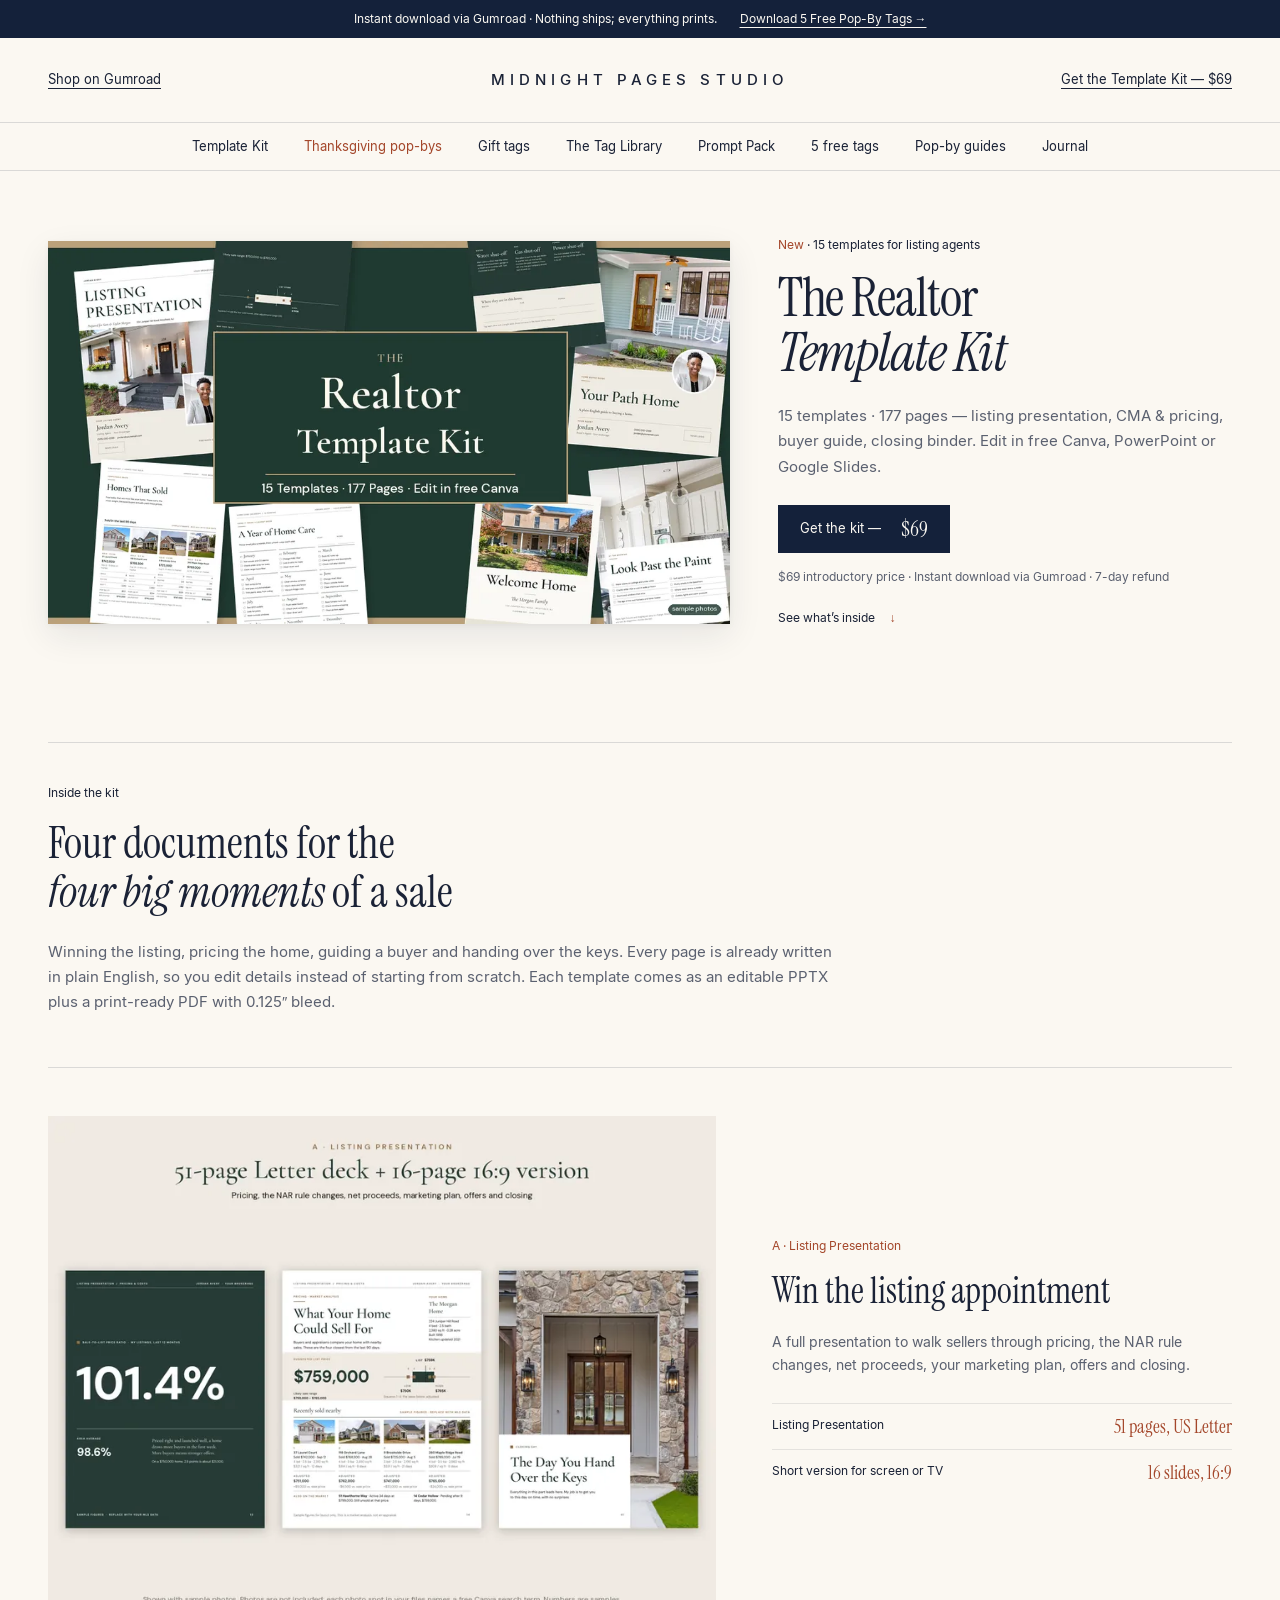
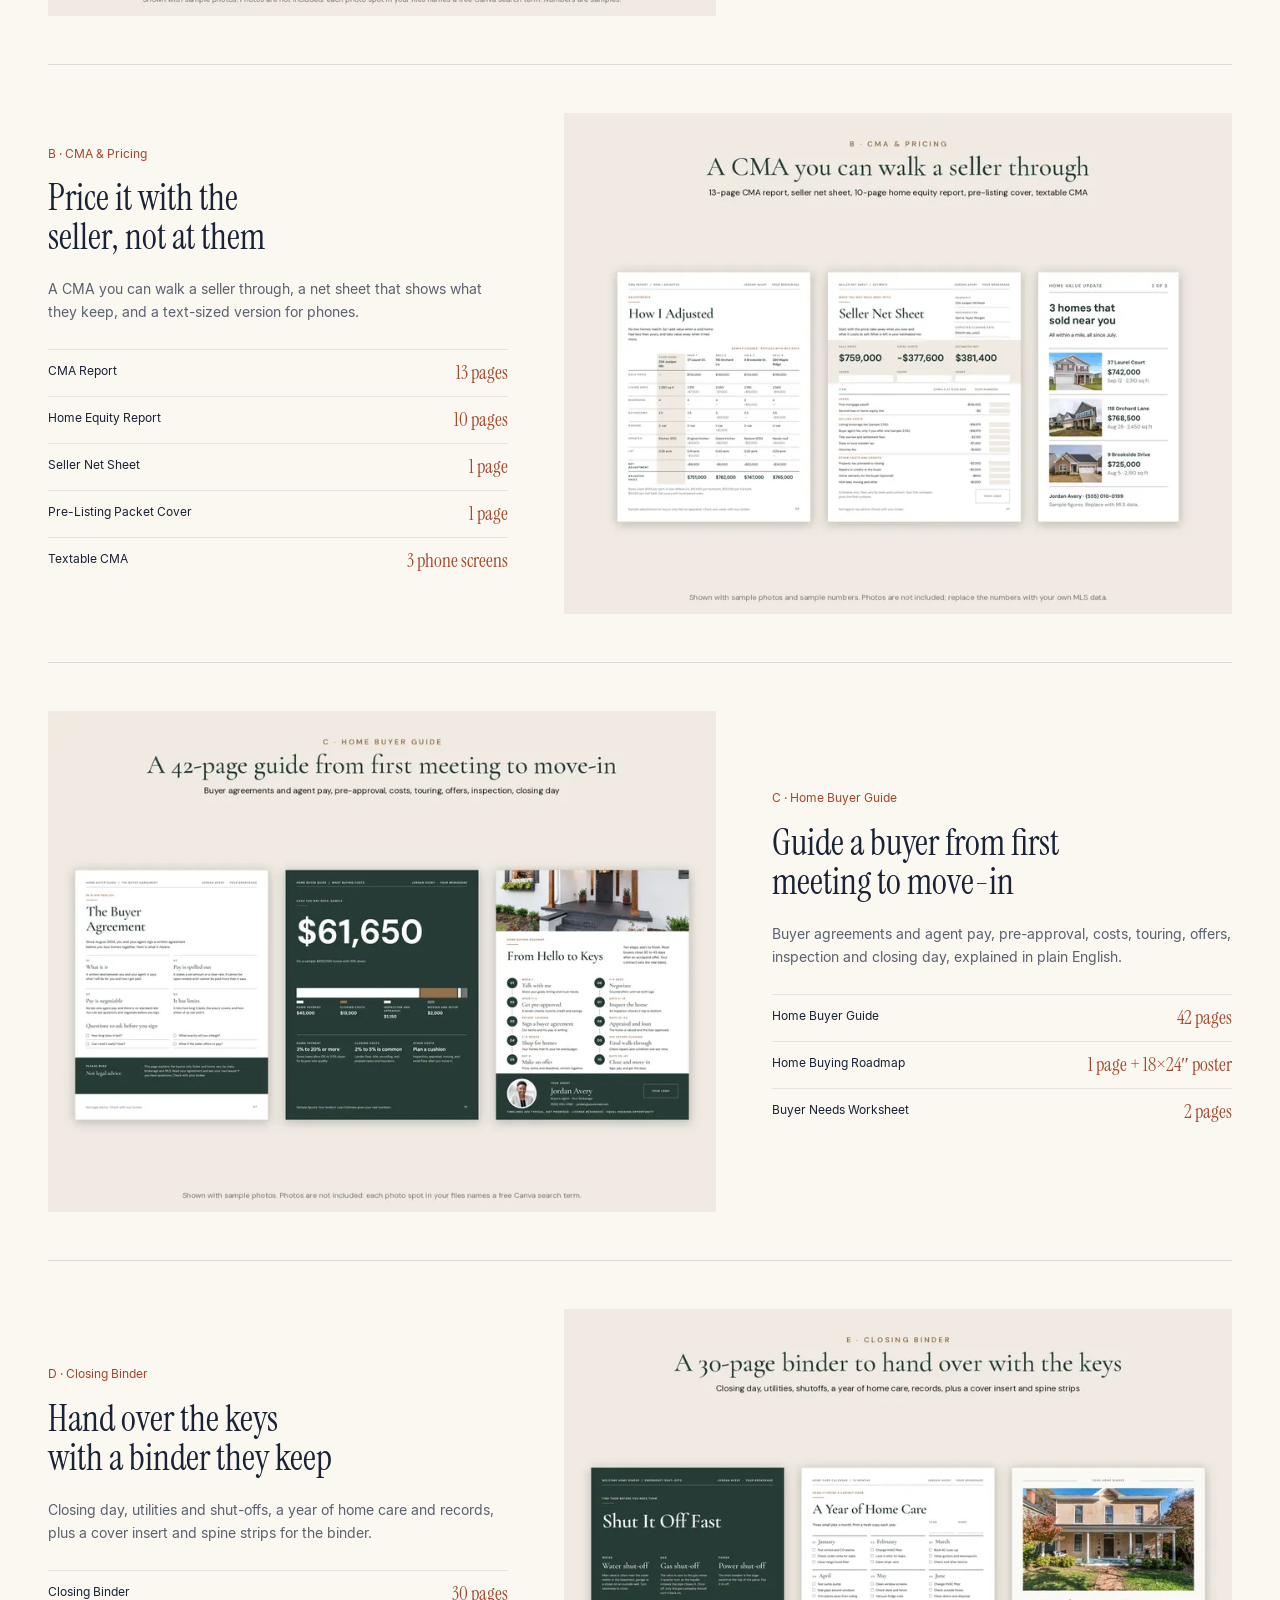
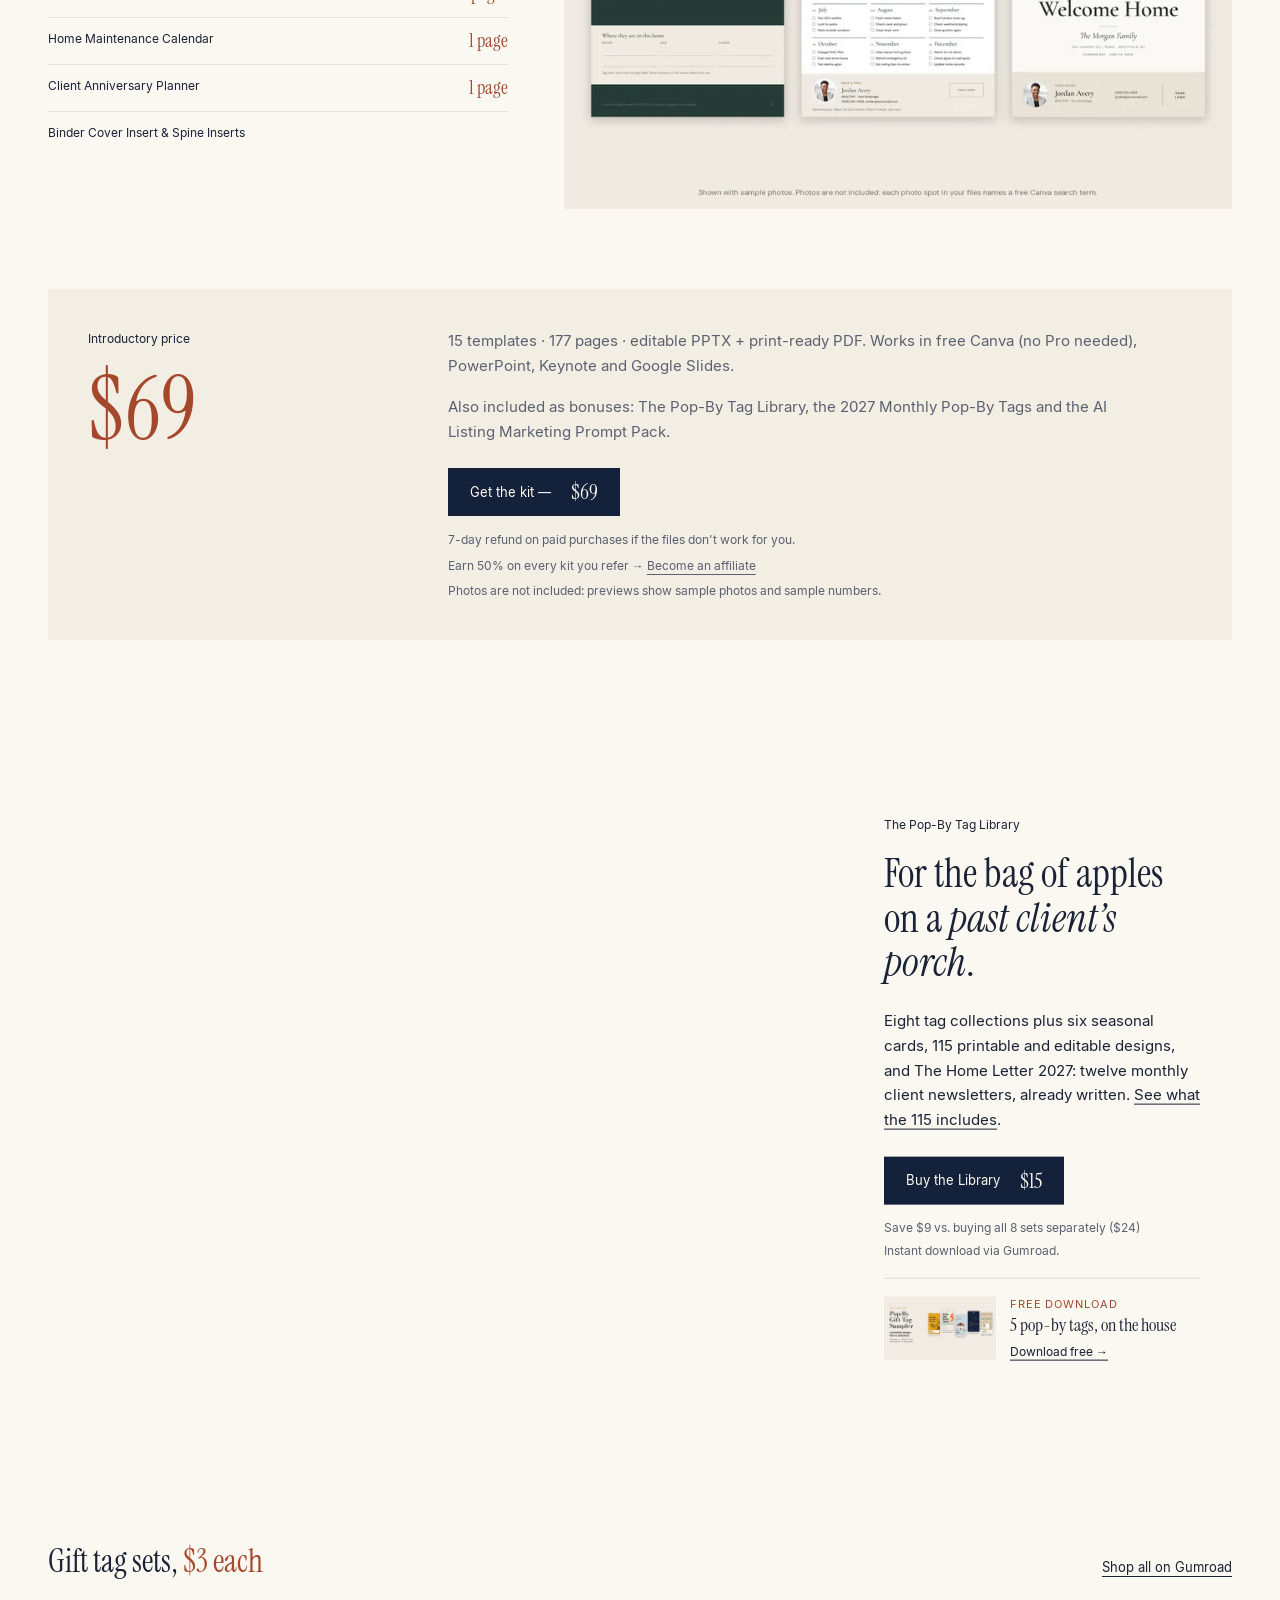
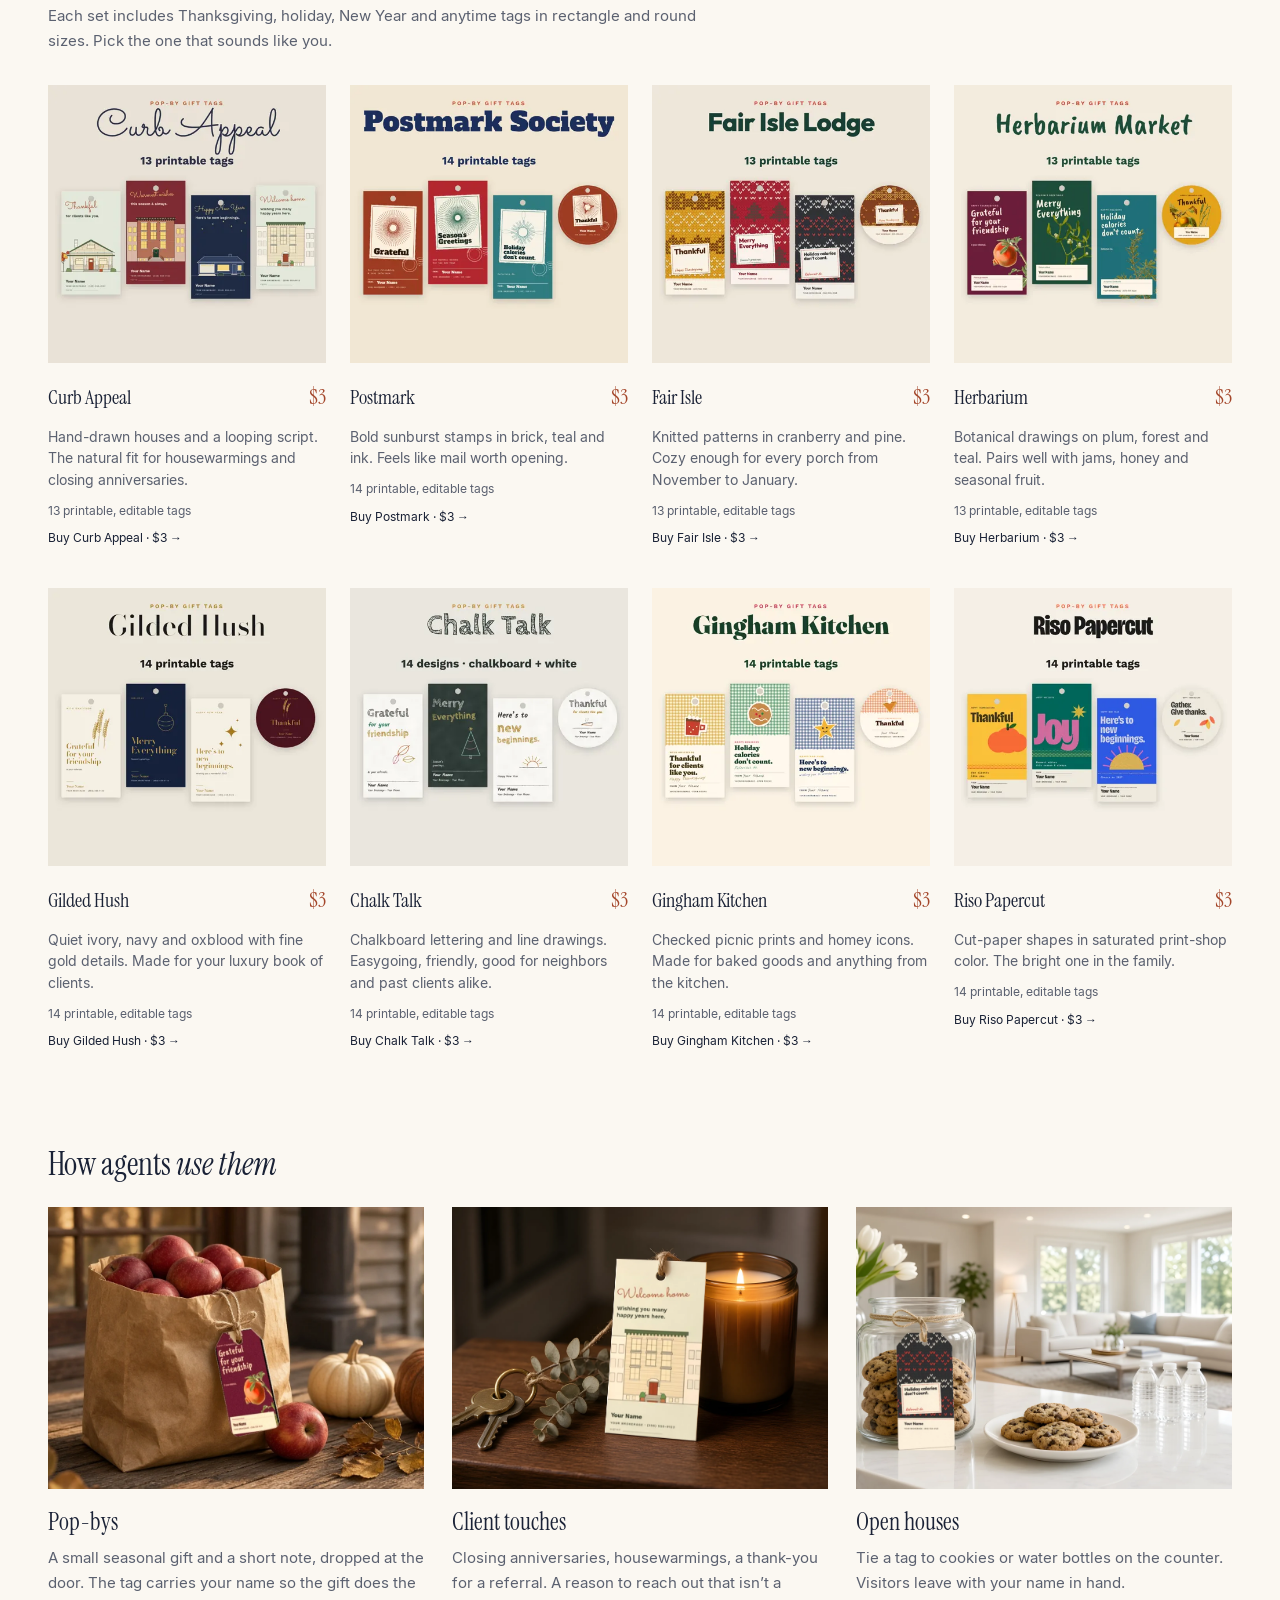
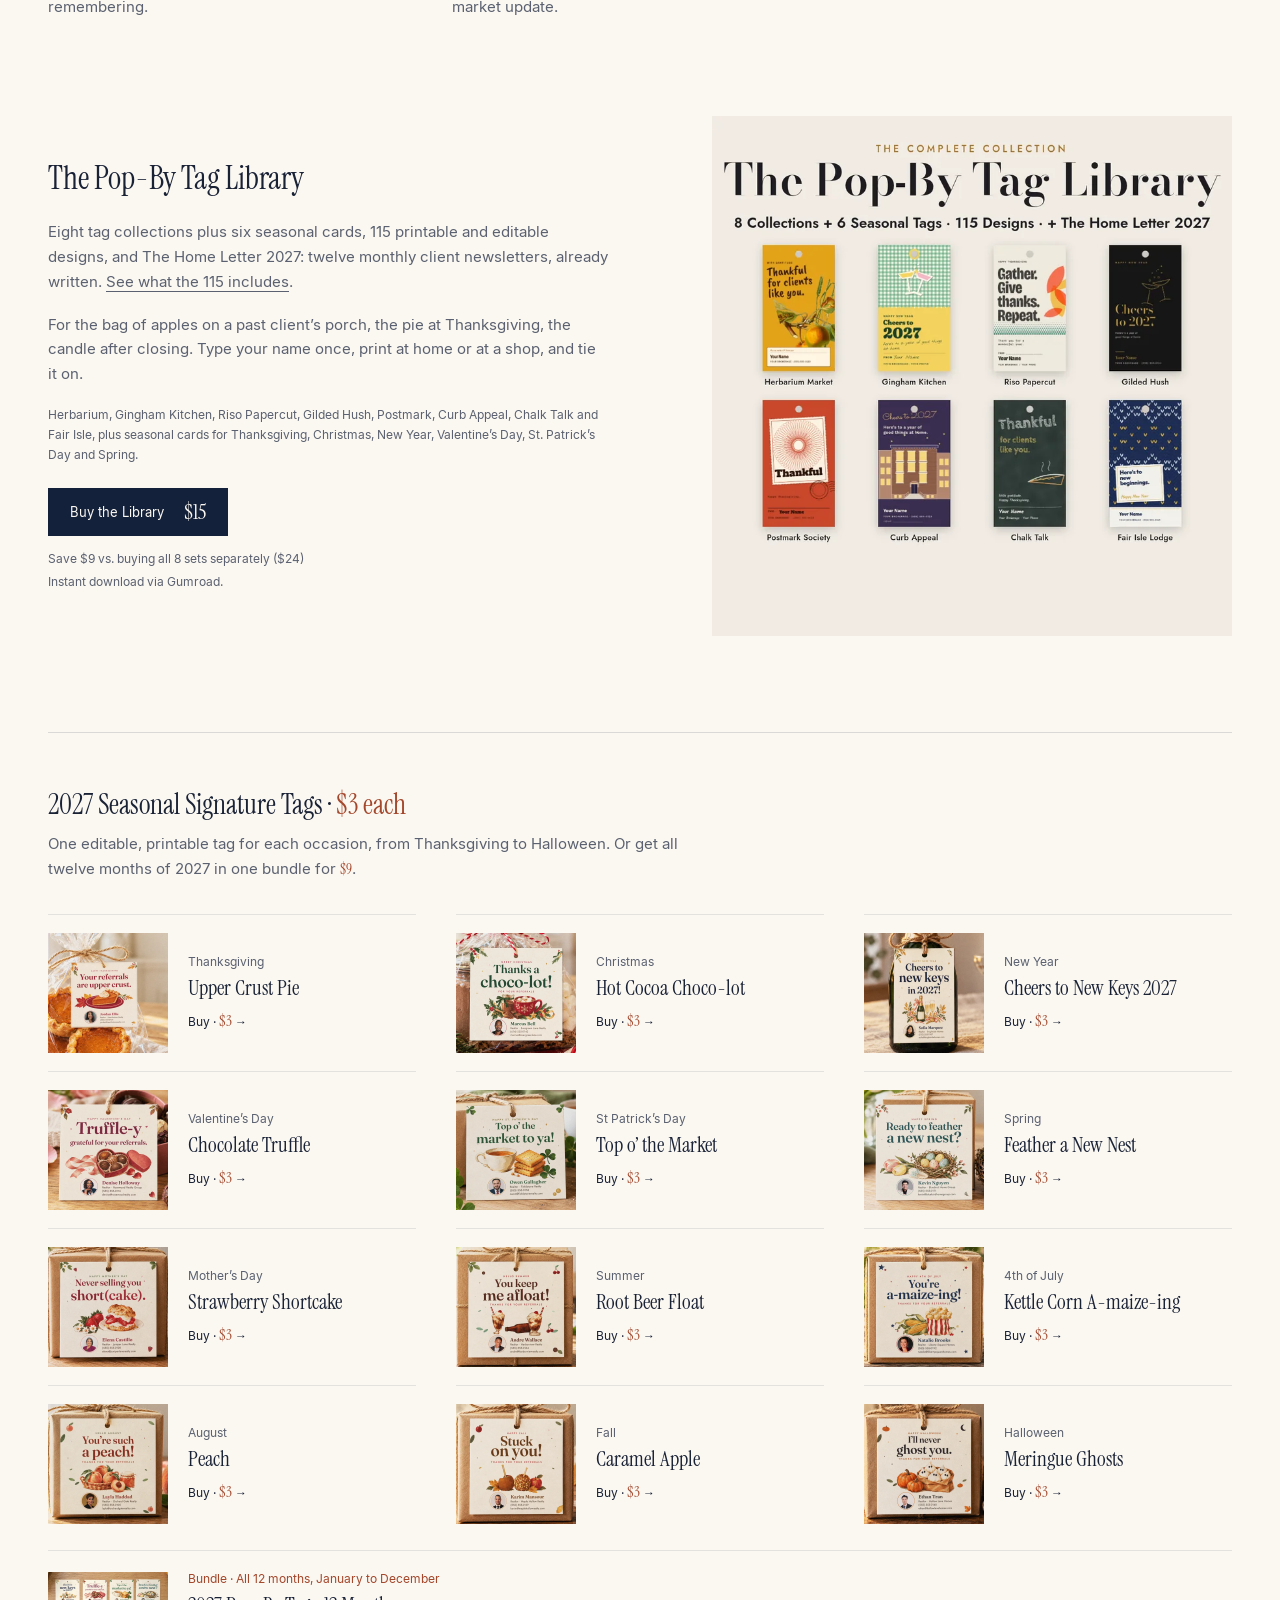
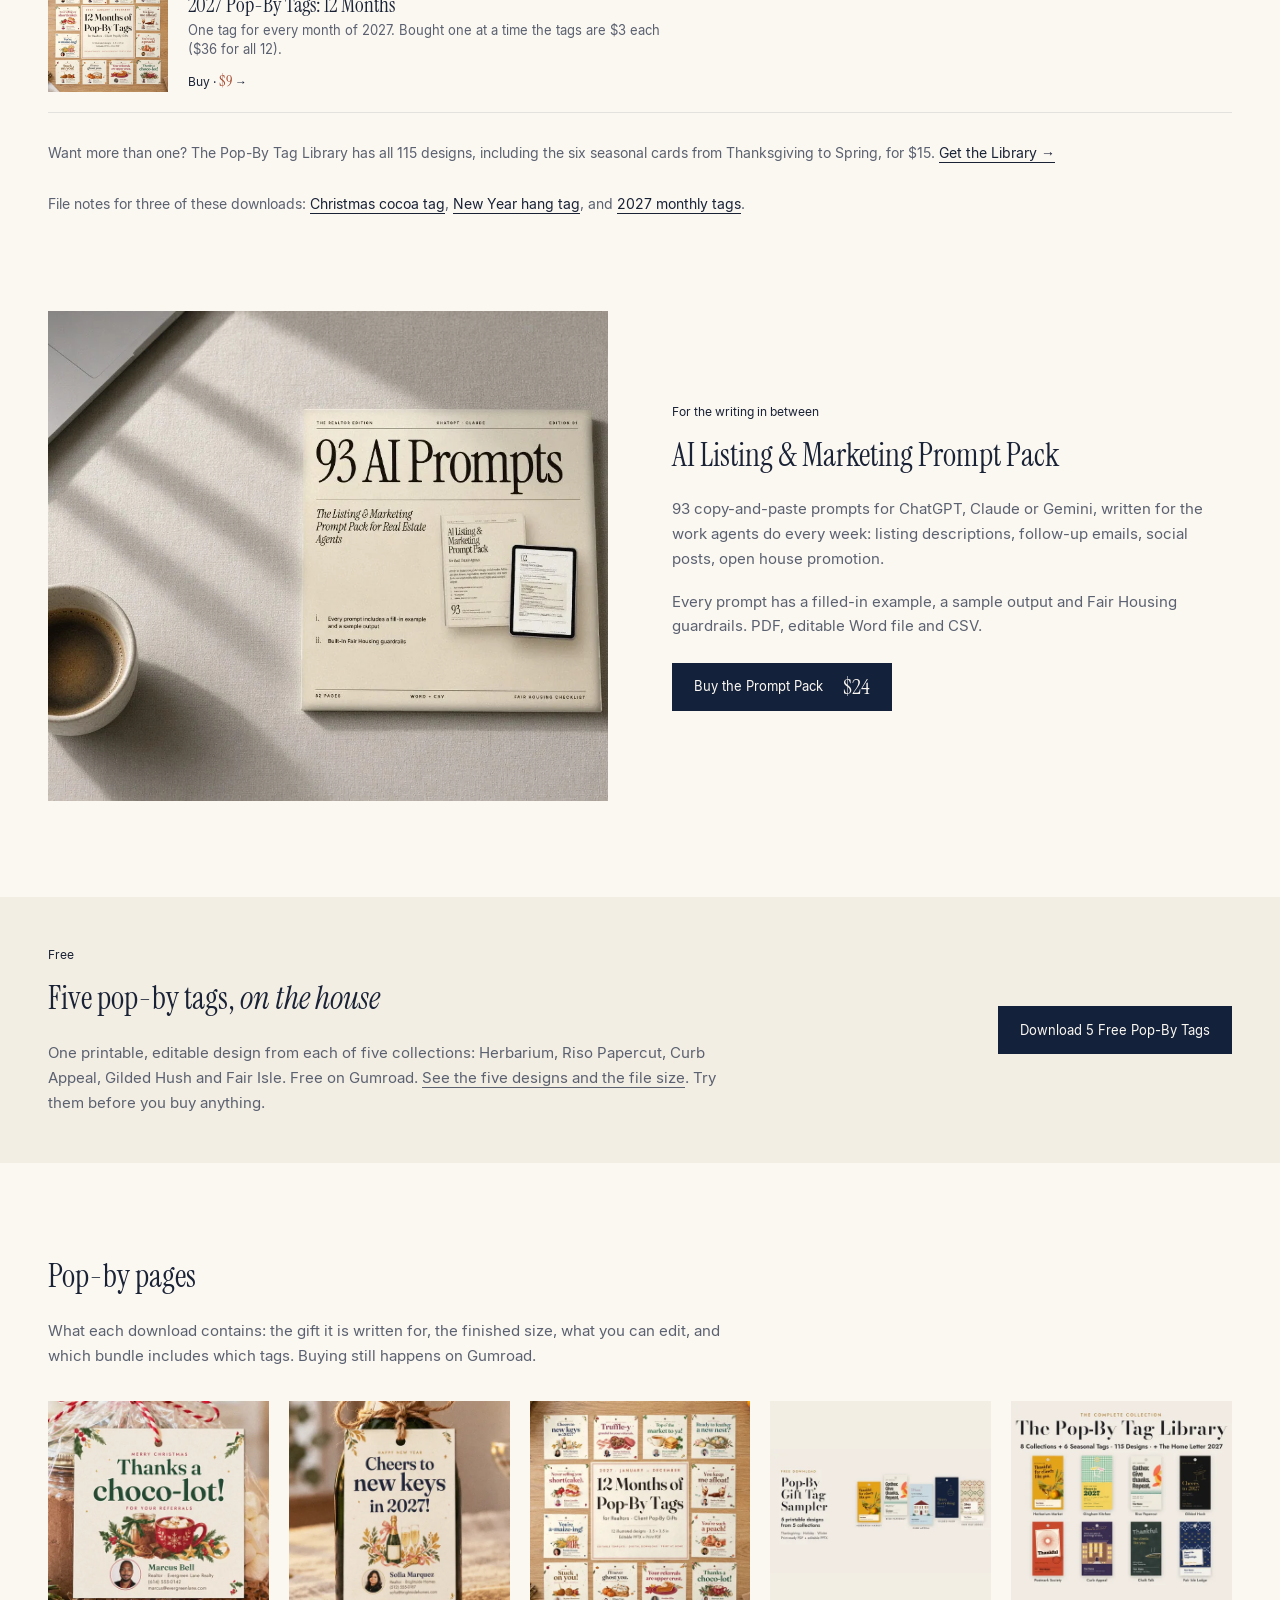
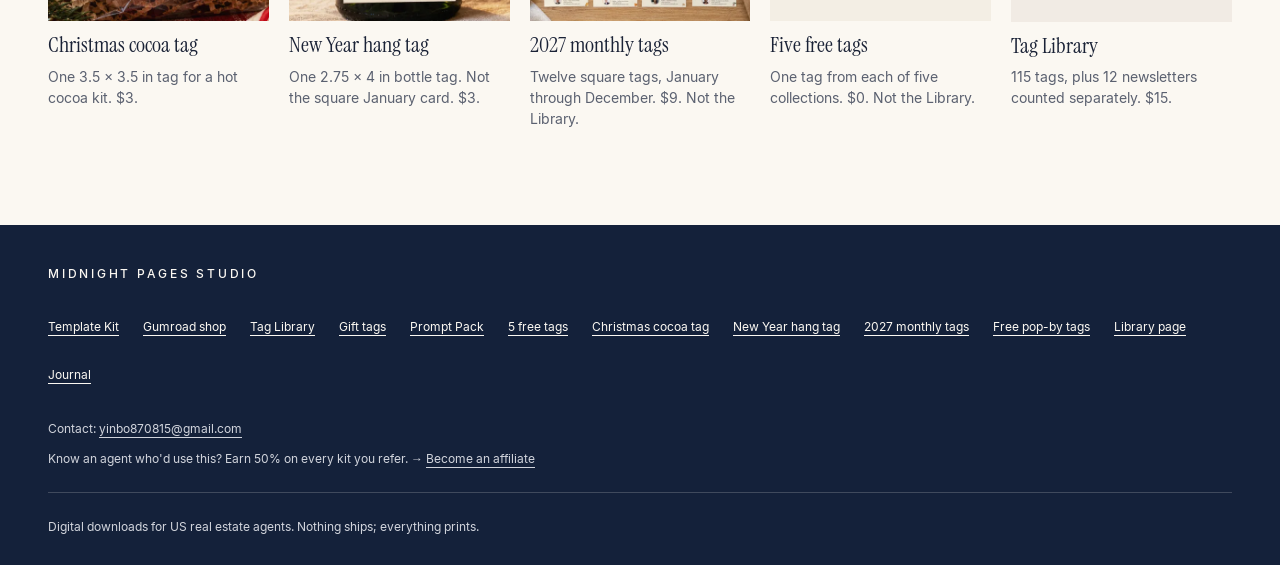
<file: index.html>
<!DOCTYPE html>
<html lang="en">
<head>
<meta charset="utf-8"/>
<!-- Google tag (gtag.js) -->
<script async src="https://www.googletagmanager.com/gtag/js?id=AW-18521268865"></script>
<script>
  window.dataLayer = window.dataLayer || [];
  function gtag(){dataLayer.push(arguments);}
  gtag('js', new Date());

  gtag('config', 'AW-18521268865');
</script>
<script src="gads.js?v=20261024"></script>
<meta name="google-site-verification" content="4meW_Nu3yF9PD4WnqsLRIQoH3UAK8vVfR-amlGWvHfs" />
<meta content="width=device-width, initial-scale=1" name="viewport"/>
<title>Midnight Pages Studio · The Realtor Template Kit, pop-by gift tags and printables for real estate agents</title>
<meta content="The Realtor Template Kit: 15 editable templates, 177 pages — listing presentation, CMA &amp; pricing, buyer guide and closing binder for real estate agents. Plus printable pop-by gift tags and client newsletters." name="description"/>
<meta content="#14213a" name="theme-color"/>
<link href="https://38763358.github.io/midnight-pages-studio/" rel="canonical"/>
<link href="favicon.svg" rel="icon" type="image/svg+xml"/>
<link href="favicon-32.png" rel="icon" sizes="32x32" type="image/png"/>
<link href="apple-touch-icon.png" rel="apple-touch-icon"/>
<meta content="website" property="og:type"/>
<meta content="Midnight Pages Studio" property="og:site_name"/>
<meta content="The Realtor Template Kit · Midnight Pages Studio" property="og:title"/>
<meta content="15 editable templates, 177 pages for real estate agents: listing presentation, CMA &amp; pricing, buyer guide and closing binder. Edit in free Canva, PowerPoint or Google Slides. $69 introductory price." property="og:description"/>
<meta content="https://38763358.github.io/midnight-pages-studio/img/og-template-kit.jpg?v=20261024" property="og:image"/>
<meta content="1200" property="og:image:width"/><meta content="630" property="og:image:height"/>
<meta content="https://38763358.github.io/midnight-pages-studio/" property="og:url"/>
<meta content="summary_large_image" name="twitter:card"/>
<meta content="The Realtor Template Kit: 15 templates, 177 pages, edit in free Canva" property="og:image:alt"/>
<meta content="The Realtor Template Kit · Midnight Pages Studio" name="twitter:title"/>
<meta content="15 editable templates, 177 pages for real estate agents: listing presentation, CMA &amp; pricing, buyer guide and closing binder. Edit in free Canva, PowerPoint or Google Slides. $69 introductory price." name="twitter:description"/>
<meta content="https://38763358.github.io/midnight-pages-studio/img/og-template-kit.jpg?v=20261024" name="twitter:image"/>
<meta content="The Realtor Template Kit: 15 templates, 177 pages, edit in free Canva" name="twitter:image:alt"/>
<link as="font" crossorigin="" href="fonts/InstrumentSerif-Regular.woff" rel="preload" type="font/woff"/>
<link href="styles.css?v=20261107" rel="stylesheet"/>
<script defer src="utm.js?v=20261024"></script>
<script defer src="main.js?v=20261024"></script>
<script defer src="kit-details.js?v=20261024"></script>
<script defer src="seasonal-anchor.js?v=20261024"></script></head>
<body id="top">
<a class="skip" href="#main">Skip to content</a>
<div class="promotion">Instant download via Gumroad · Nothing ships; everything prints. <a href="https://midnightpagesstudio.gumroad.com/l/free-pop-by-gift-tags">Download 5 Free Pop-By Tags →</a></div>
<header class="masthead">
<div class="wrap masthead__row"><a class="shop-link" href="https://midnightpagesstudio.gumroad.com">Shop on Gumroad</a><a class="wordmark" href="#top" aria-label="Midnight Pages Studio, home">MIDNIGHT PAGES STUDIO</a><a class="masthead__buy" data-utm-default href="https://midnightpagesstudio.gumroad.com/l/realtor-template-kit?utm_source=homepage"><span class="buy-long">Get the Template Kit — $69</span><span class="buy-short">Kit · $69</span></a></div>
<nav aria-label="Primary"><ul class="nav wrap"><li><a href="#kit">Template Kit</a></li><li><a class="seasonal" href="#library">Thanksgiving pop-bys</a></li><li><a href="#sets">Gift tags</a></li><li><a href="#library-details">The Tag Library</a></li><li><a href="#prompts">Prompt Pack</a></li><li><a href="https://midnightpagesstudio.gumroad.com/l/free-pop-by-gift-tags">5 free tags</a></li><li><a href="#pop-by-pages">Pop-by guides</a></li><li><a href="blog/">Journal</a></li></ul></nav>
</header>
<main id="main">
<section class="kit-hero" aria-labelledby="hero-title">
<div class="wrap kit-hero__inner">
<picture class="kit-hero__image">
<source type="image/webp" srcset="img/kit/kit-hero-640.webp 640w, img/kit/kit-hero-960.webp 960w, img/kit/kit-hero-1280.webp 1280w" sizes="(max-width: 600px) 100vw, (max-width: 1000px) 90vw, 740px">
<img src="img/kit/kit-hero-1280.jpg" srcset="img/kit/kit-hero-640.jpg 640w, img/kit/kit-hero-960.jpg 960w, img/kit/kit-hero-1280.jpg 1280w" sizes="(max-width: 600px) 100vw, (max-width: 1000px) 90vw, 740px" width="1280" height="720" fetchpriority="high" decoding="async" alt="The Realtor Template Kit: real pages from the listing presentation, CMA, buyer guide and closing binder, shown with sample photos">
</picture>
<div class="kit-hero__text">
<p class="intro"><span>New</span> · 15 templates for listing agents</p>
<h1 id="hero-title">The Realtor <em>Template Kit</em></h1>
<p class="kit-hero__sub">15 templates · 177 pages — listing presentation, CMA &amp; pricing, buyer guide, closing binder. Edit in free Canva, PowerPoint or Google Slides.</p>
<a class="btn" data-utm-default href="https://midnightpagesstudio.gumroad.com/l/realtor-template-kit?utm_source=homepage">Get the kit — <span>$69</span></a>
<p class="buy-note">$69 introductory price · Instant download via Gumroad · 7-day refund</p>
<a class="kit-hero__more" href="#kit">See what&rsquo;s inside <span aria-hidden="true">↓</span></a>
</div></div>
</section>
<section class="kit" id="kit" aria-labelledby="kit-title">
<div class="wrap">
<header class="kit__head">
<p class="intro">Inside the kit</p>
<h2 id="kit-title">Four documents for the <em>four big moments</em> of a sale</h2>
<p class="section-note">Winning the listing, pricing the home, guiding a buyer and handing over the keys. Every page is already written in plain English, so you edit details instead of starting from scratch. Each template comes as an editable PPTX plus a print-ready PDF with 0.125&Prime; bleed.</p>
</header>
<article class="kit-module">
<picture class="kit-module__image">
<source type="image/webp" srcset="img/kit/listing-presentation-800.webp 800w, img/kit/listing-presentation-1200.webp 1200w, img/kit/listing-presentation-1600.webp 1600w" sizes="(max-width: 600px) 100vw, (max-width: 1000px) 90vw, 760px">
<img src="img/kit/listing-presentation-1600.jpg" srcset="img/kit/listing-presentation-800.jpg 800w, img/kit/listing-presentation-1200.jpg 1200w, img/kit/listing-presentation-1600.jpg 1600w" sizes="(max-width: 600px) 100vw, (max-width: 1000px) 90vw, 760px" width="1600" height="1200" loading="lazy" decoding="async" alt="Three pages from the 51-page listing presentation: a sale-to-list ratio page, a pricing analysis page and a closing-day page, shown with sample photos">
</picture>
<div class="kit-module__text">
<p class="intro">A · Listing Presentation</p>
<h3>Win the listing appointment</h3>
<p class="kit-module__pages">2 templates · 51 pages + 16 slides</p>
<details class="kit-module__details" open><summary class="kit-module__summary">What’s in it</summary>
<p class="kit-module__description">A full presentation to walk sellers through pricing, the NAR rule changes, net proceeds, your marketing plan, offers and closing.</p>
<ul class="kit-module__items"><li><span>Listing Presentation</span><span class="kit-module__count">51 pages, US Letter</span></li>
<li><span>Short version for screen or TV</span><span class="kit-module__count">16 slides, 16:9</span></li></ul>
</details>
</div>
</article>
<article class="kit-module">
<picture class="kit-module__image">
<source type="image/webp" srcset="img/kit/cma-pricing-800.webp 800w, img/kit/cma-pricing-1200.webp 1200w, img/kit/cma-pricing-1600.webp 1600w" sizes="(max-width: 600px) 100vw, (max-width: 1000px) 90vw, 760px">
<img src="img/kit/cma-pricing-1600.jpg" srcset="img/kit/cma-pricing-800.jpg 800w, img/kit/cma-pricing-1200.jpg 1200w, img/kit/cma-pricing-1600.jpg 1600w" sizes="(max-width: 600px) 100vw, (max-width: 1000px) 90vw, 760px" width="1600" height="1200" loading="lazy" decoding="async" alt="Pages from the CMA and pricing module: an adjustments table, a seller net sheet and a textable CMA phone screen, shown with sample numbers">
</picture>
<div class="kit-module__text">
<p class="intro">B · CMA &amp; Pricing</p>
<h3>Price it with the seller, not at them</h3>
<p class="kit-module__pages">5 templates · 25 pages + 3 phone screens</p>
<details class="kit-module__details" open><summary class="kit-module__summary">What’s in it</summary>
<p class="kit-module__description">A CMA you can walk a seller through, a net sheet that shows what they keep, and a text-sized version for phones.</p>
<ul class="kit-module__items"><li><span>CMA Report</span><span class="kit-module__count">13 pages</span></li>
<li><span>Home Equity Report</span><span class="kit-module__count">10 pages</span></li>
<li><span>Seller Net Sheet</span><span class="kit-module__count">1 page</span></li>
<li><span>Pre-Listing Packet Cover</span><span class="kit-module__count">1 page</span></li>
<li><span>Textable CMA</span><span class="kit-module__count">3 phone screens</span></li></ul>
</details>
</div>
</article>
<article class="kit-module">
<picture class="kit-module__image">
<source type="image/webp" srcset="img/kit/buyer-guide-800.webp 800w, img/kit/buyer-guide-1200.webp 1200w, img/kit/buyer-guide-1600.webp 1600w" sizes="(max-width: 600px) 100vw, (max-width: 1000px) 90vw, 760px">
<img src="img/kit/buyer-guide-1600.jpg" srcset="img/kit/buyer-guide-800.jpg 800w, img/kit/buyer-guide-1200.jpg 1200w, img/kit/buyer-guide-1600.jpg 1600w" sizes="(max-width: 600px) 100vw, (max-width: 1000px) 90vw, 760px" width="1600" height="1200" loading="lazy" decoding="async" alt="Pages from the 42-page home buyer guide: the buyer agreement, cash needed to buy and a ten-step roadmap, shown with sample photos">
</picture>
<div class="kit-module__text">
<p class="intro">C · Home Buyer Guide</p>
<h3>Guide a buyer from first meeting to move-in</h3>
<p class="kit-module__pages">3 templates · 45 pages + 18×24″ poster</p>
<details class="kit-module__details" open><summary class="kit-module__summary">What’s in it</summary>
<p class="kit-module__description">Buyer agreements and agent pay, pre-approval, costs, touring, offers, inspection and closing day, explained in plain English.</p>
<ul class="kit-module__items"><li><span>Home Buyer Guide</span><span class="kit-module__count">42 pages</span></li>
<li><span>Home Buying Roadmap</span><span class="kit-module__count">1 page + 18×24″ poster</span></li>
<li><span>Buyer Needs Worksheet</span><span class="kit-module__count">2 pages</span></li></ul>
</details>
</div>
</article>
<article class="kit-module">
<picture class="kit-module__image">
<source type="image/webp" srcset="img/kit/closing-binder-800.webp 800w, img/kit/closing-binder-1200.webp 1200w, img/kit/closing-binder-1600.webp 1600w" sizes="(max-width: 600px) 100vw, (max-width: 1000px) 90vw, 760px">
<img src="img/kit/closing-binder-1600.jpg" srcset="img/kit/closing-binder-800.jpg 800w, img/kit/closing-binder-1200.jpg 1200w, img/kit/closing-binder-1600.jpg 1600w" sizes="(max-width: 600px) 100vw, (max-width: 1000px) 90vw, 760px" width="1600" height="1200" loading="lazy" decoding="async" alt="Pages from the 30-page closing binder: emergency shut-offs, a year of home care calendar and a welcome home cover, shown with sample photos">
</picture>
<div class="kit-module__text">
<p class="intro">D · Closing Binder</p>
<h3>Hand over the keys with a binder they keep</h3>
<p class="kit-module__pages">5 templates · 33 pages + spine inserts</p>
<details class="kit-module__details" open><summary class="kit-module__summary">What’s in it</summary>
<p class="kit-module__description">Closing day, utilities and shut-offs, a year of home care and records, plus a cover insert and spine strips for the binder.</p>
<ul class="kit-module__items"><li><span>Closing Binder</span><span class="kit-module__count">30 pages</span></li>
<li><span>Home Maintenance Calendar</span><span class="kit-module__count">1 page</span></li>
<li><span>Client Anniversary Planner</span><span class="kit-module__count">1 page</span></li>
<li><span>Binder Cover Insert &amp; Spine Inserts</span></li></ul>
</details>
</div>
</article>
<div class="kit-offer">
<div class="kit-offer__price"><p class="intro">Introductory price</p><p>$69</p></div>
<div class="kit-offer__details">
<p>15 templates · 177 pages · editable PPTX + print-ready PDF. Works in free Canva (no Pro needed), PowerPoint, Keynote and Google Slides.</p>
<p>Also included as bonuses: The Pop-By Tag Library, the 2027 Monthly Pop-By Tags and the AI Listing Marketing Prompt Pack.</p>
<a class="btn" data-utm-default href="https://midnightpagesstudio.gumroad.com/l/realtor-template-kit?utm_source=homepage">Get the kit — <span>$69</span></a>
<p class="buy-note">7-day refund on paid purchases if the files don't work for you.</p>
<p class="buy-note kit-offer__affiliate">Earn 50% on every kit you refer → <a href="https://midnightpagesstudio.gumroad.com/affiliates">Become an affiliate</a></p>
<p class="buy-note">Photos are not included: previews show sample photos and sample numbers.</p>
</div></div>
</div></section>

<section class="hero" id="library" aria-labelledby="library-hero-title">
<picture class="hero__photo"><source media="(max-width: 600px)" srcset="assets/scenes/v4-hero-porch-mobile.webp"><img src="assets/scenes/v4-hero-porch.webp" width="1280" height="720" loading="lazy" decoding="async" alt="A bag of apples with a &quot;Thankful for clients like you&quot; house illustration gift tag and house keys on a front porch beside a navy door"></picture>
<div class="hero__panel"><p class="intro">The Pop-By Tag Library</p><h2 id="library-hero-title">For the bag of apples on a <em>past client&rsquo;s porch</em>.</h2><p>Eight tag collections plus six seasonal cards, 115 printable and editable designs, and The Home Letter 2027: twelve monthly client newsletters, already written. <a href="pop-by-tag-library/">See what the 115 includes</a>.</p><a class="btn" href="https://midnightpagesstudio.gumroad.com/l/pop-by-tag-library">Buy the Library <span>$15</span></a><p class="buy-save">Save $9 vs. buying all 8 sets separately ($24)</p><p class="buy-note">Instant download via Gumroad.</p><a class="hero__free" href="https://midnightpagesstudio.gumroad.com/l/free-pop-by-gift-tags"><picture><source type="image/webp" srcset="img/free-tags-480.webp 480w, img/free-tags-960.webp 960w" sizes="(max-width: 600px) 104px, 112px"><img src="img/free-tags-480.jpg" srcset="img/free-tags-480.jpg 480w, img/free-tags-960.jpg 960w" sizes="(max-width: 600px) 104px, 112px" width="480" height="270" decoding="async" alt="Cover of the free Pop-By Gift Tag Sampler: five printable tag designs from five collections"></picture><span class="hero__free-text"><span class="hero__free-eyebrow">Free download</span><span class="hero__free-title">5 pop-by tags, on the house</span><span class="hero__free-cta">Download free <span aria-hidden="true">→</span></span></span></a></div>
</section>
<section class="section wrap" id="sets" aria-labelledby="sets-title"><header class="section-head"><div><h2 id="sets-title">Gift tag sets, <span class="price">$3 each</span></h2><p class="section-note">Each set includes Thanksgiving, holiday, New Year and anytime tags in rectangle and round sizes. Pick the one that sounds like you.</p></div><a class="shop-all" href="https://midnightpagesstudio.gumroad.com">Shop all on Gumroad</a></header><ul class="products"><li><a class="product" href="https://midnightpagesstudio.gumroad.com/l/curb-appeal-pop-by-gift-tags"><img src="img/curb-appeal-480.webp" srcset="img/curb-appeal-480.webp 480w, img/curb-appeal-800.webp 800w" sizes="(max-width: 600px) 44vw, (max-width: 900px) 45vw, 23vw" width="800" height="800" loading="lazy" decoding="async" alt="Curb Appeal gift tag set: printable designs arranged on paper"><div class="product__heading"><h3>Curb Appeal</h3><span class="price">$3</span></div><p class="product__desc">Hand-drawn houses and a looping script. The natural fit for housewarmings and closing anniversaries.</p><p class="product__count">13 printable, editable tags</p><span class="product__buy">Buy Curb Appeal · $3 <span aria-hidden="true">→</span></span></a></li><li><a class="product" href="https://midnightpagesstudio.gumroad.com/l/postmark-society-pop-by-gift-tags"><img src="img/postmark-480.webp" srcset="img/postmark-480.webp 480w, img/postmark-800.webp 800w" sizes="(max-width: 600px) 44vw, (max-width: 900px) 45vw, 23vw" width="800" height="800" loading="lazy" decoding="async" alt="Postmark gift tag set: printable designs arranged on paper"><div class="product__heading"><h3>Postmark</h3><span class="price">$3</span></div><p class="product__desc">Bold sunburst stamps in brick, teal and ink. Feels like mail worth opening.</p><p class="product__count">14 printable, editable tags</p><span class="product__buy">Buy Postmark · $3 <span aria-hidden="true">→</span></span></a></li><li><a class="product" href="https://midnightpagesstudio.gumroad.com/l/fair-isle-lodge-pop-by-gift-tags"><img src="img/fair-isle-480.webp" srcset="img/fair-isle-480.webp 480w, img/fair-isle-800.webp 800w" sizes="(max-width: 600px) 44vw, (max-width: 900px) 45vw, 23vw" width="800" height="800" loading="lazy" decoding="async" alt="Fair Isle gift tag set: printable designs arranged on paper"><div class="product__heading"><h3>Fair Isle</h3><span class="price">$3</span></div><p class="product__desc">Knitted patterns in cranberry and pine. Cozy enough for every porch from November to January.</p><p class="product__count">13 printable, editable tags</p><span class="product__buy">Buy Fair Isle · $3 <span aria-hidden="true">→</span></span></a></li><li><a class="product" href="https://midnightpagesstudio.gumroad.com/l/herbarium-market-pop-by-gift-tags"><img src="img/herbarium-480.webp" srcset="img/herbarium-480.webp 480w, img/herbarium-800.webp 800w" sizes="(max-width: 600px) 44vw, (max-width: 900px) 45vw, 23vw" width="800" height="800" loading="lazy" decoding="async" alt="Herbarium gift tag set: printable designs arranged on paper"><div class="product__heading"><h3>Herbarium</h3><span class="price">$3</span></div><p class="product__desc">Botanical drawings on plum, forest and teal. Pairs well with jams, honey and seasonal fruit.</p><p class="product__count">13 printable, editable tags</p><span class="product__buy">Buy Herbarium · $3 <span aria-hidden="true">→</span></span></a></li><li><a class="product" href="https://midnightpagesstudio.gumroad.com/l/gilded-hush-pop-by-gift-tags"><img src="img/gilded-hush-480.webp" srcset="img/gilded-hush-480.webp 480w, img/gilded-hush-800.webp 800w" sizes="(max-width: 600px) 44vw, (max-width: 900px) 45vw, 23vw" width="800" height="800" loading="lazy" decoding="async" alt="Gilded Hush gift tag set: printable designs arranged on paper"><div class="product__heading"><h3>Gilded Hush</h3><span class="price">$3</span></div><p class="product__desc">Quiet ivory, navy and oxblood with fine gold details. Made for your luxury book of clients.</p><p class="product__count">14 printable, editable tags</p><span class="product__buy">Buy Gilded Hush · $3 <span aria-hidden="true">→</span></span></a></li><li><a class="product" href="https://midnightpagesstudio.gumroad.com/l/chalk-talk-pop-by-gift-tags"><img src="img/chalk-talk-480.webp" srcset="img/chalk-talk-480.webp 480w, img/chalk-talk-800.webp 800w" sizes="(max-width: 600px) 44vw, (max-width: 900px) 45vw, 23vw" width="800" height="800" loading="lazy" decoding="async" alt="Chalk Talk gift tag set: printable designs arranged on paper"><div class="product__heading"><h3>Chalk Talk</h3><span class="price">$3</span></div><p class="product__desc">Chalkboard lettering and line drawings. Easygoing, friendly, good for neighbors and past clients alike.</p><p class="product__count">14 printable, editable tags</p><span class="product__buy">Buy Chalk Talk · $3 <span aria-hidden="true">→</span></span></a></li><li><a class="product" href="https://midnightpagesstudio.gumroad.com/l/gingham-kitchen-pop-by-gift-tags"><img src="img/gingham-kitchen-480.webp" srcset="img/gingham-kitchen-480.webp 480w, img/gingham-kitchen-800.webp 800w" sizes="(max-width: 600px) 44vw, (max-width: 900px) 45vw, 23vw" width="800" height="800" loading="lazy" decoding="async" alt="Gingham Kitchen gift tag set: printable designs arranged on paper"><div class="product__heading"><h3>Gingham Kitchen</h3><span class="price">$3</span></div><p class="product__desc">Checked picnic prints and homey icons. Made for baked goods and anything from the kitchen.</p><p class="product__count">14 printable, editable tags</p><span class="product__buy">Buy Gingham Kitchen · $3 <span aria-hidden="true">→</span></span></a></li><li><a class="product" href="https://midnightpagesstudio.gumroad.com/l/riso-papercut-pop-by-gift-tags"><img src="img/riso-papercut-480.webp" srcset="img/riso-papercut-480.webp 480w, img/riso-papercut-800.webp 800w" sizes="(max-width: 600px) 44vw, (max-width: 900px) 45vw, 23vw" width="800" height="800" loading="lazy" decoding="async" alt="Riso Papercut gift tag set: printable designs arranged on paper"><div class="product__heading"><h3>Riso Papercut</h3><span class="price">$3</span></div><p class="product__desc">Cut-paper shapes in saturated print-shop color. The bright one in the family.</p><p class="product__count">14 printable, editable tags</p><span class="product__buy">Buy Riso Papercut · $3 <span aria-hidden="true">→</span></span></a></li></ul></section>
<section class="section wrap how" aria-labelledby="how-title"><h2 id="how-title">How agents <em>use them</em></h2><ul class="use-grid"><li><img src="assets/scenes/use-popby-porch.webp" width="1280" height="960" loading="lazy" decoding="async" alt="A bag of apples on an autumn porch with a plum Herbarium gift tag tied to the handle"><h3>Pop-bys</h3><p>A small seasonal gift and a short note, dropped at the door. The tag carries your name so the gift does the remembering.</p></li><li><img src="assets/scenes/v4-use-keys.webp" width="1280" height="960" loading="lazy" decoding="async" alt="House keys and a candle with a &quot;Welcome home&quot; gift tag"><h3>Client touches</h3><p>Closing anniversaries, housewarmings, a thank-you for a referral. A reason to reach out that isn’t a market update.</p></li><li><img src="assets/scenes/v4-use-openhouse.webp" width="1280" height="960" loading="lazy" decoding="async" alt="A cookie jar with a gift tag on a model home kitchen island"><h3>Open houses</h3><p>Tie a tag to cookies or water bottles on the counter. Visitors leave with your name in hand.</p></li></ul></section>
<section class="section wrap library-details" id="library-details" aria-labelledby="library-title"><div class="detail-text"><h2 id="library-title">The Pop-By Tag Library</h2><p>Eight tag collections plus six seasonal cards, 115 printable and editable designs, and The Home Letter 2027: twelve monthly client newsletters, already written. <a href="pop-by-tag-library/">See what the 115 includes</a>.</p><p>For the bag of apples on a past client’s porch, the pie at Thanksgiving, the candle after closing. Type your name once, print at home or at a shop, and tie it on.</p><p class="collection-caption">Herbarium, Gingham Kitchen, Riso Papercut, Gilded Hush, Postmark, Curb Appeal, Chalk Talk and Fair Isle, plus seasonal cards for Thanksgiving, Christmas, New Year, Valentine’s Day, St. Patrick’s Day and Spring.</p><a class="btn" href="https://midnightpagesstudio.gumroad.com/l/pop-by-tag-library">Buy the Library <span>$15</span></a><p class="buy-save">Save $9 vs. buying all 8 sets separately ($24)</p><p class="buy-note">Instant download via Gumroad.</p></div><figure><picture><source type="image/webp" srcset="img/library-115sq-480.webp 480w, img/library-115sq-800.webp 800w" sizes="(max-width: 600px) 90vw, 520px"><img src="img/library-115sq-800.jpg" srcset="img/library-115sq-480.jpg 480w, img/library-115sq-800.jpg 800w" sizes="(max-width: 600px) 90vw, 520px" width="800" height="800" loading="lazy" decoding="async" alt="The Pop-By Tag Library: 8 collections plus 6 seasonal tags, 115 designs, plus The Home Letter 2027. One tag from each collection: Herbarium Market, Gingham Kitchen, Riso Papercut, Gilded Hush, Postmark Society, Curb Appeal, Chalk Talk and Fair Isle Lodge"></picture></figure></section>
<section class="section wrap seasonals" id="seasonal" aria-labelledby="seasonal-title"><header class="seasonals__head"><h2 id="seasonal-title">2027 Seasonal Signature Tags · <span class="price">$3 each</span></h2><p class="section-note">One editable, printable tag for each occasion, from Thanksgiving to Halloween. Or get all twelve months of 2027 in one bundle for <span class="price">$9</span>.</p></header><ul class="seasonals__list"><li id="seasonal-nov"><a class="season" href="https://midnightpagesstudio.gumroad.com/l/thanksgiving-pop-by-tag-upper-crust"><picture><source type="image/webp" srcset="img/seasonal/thanksgiving-480.webp 480w, img/seasonal/thanksgiving-800.webp 800w" sizes="(max-width: 600px) 64vw, 120px"><img src="img/seasonal/thanksgiving-480.jpg" srcset="img/seasonal/thanksgiving-480.jpg 480w, img/seasonal/thanksgiving-800.jpg 800w" sizes="(max-width: 600px) 64vw, 120px" width="480" height="480" loading="lazy" decoding="async" alt="Upper Crust Pie pop-by tag: “Your referrals are upper crust” Thanksgiving tag tied to a bag of pies"></picture><span class="season__text"><span class="season__occasion">Thanksgiving</span><span class="season__name">Upper Crust Pie</span><span class="season__buy">Buy · <span class="price">$3</span> <span aria-hidden="true">→</span></span></span></a></li><li id="seasonal-dec"><a class="season" href="https://midnightpagesstudio.gumroad.com/l/christmas-pop-by-tag-choco-lot"><picture><source type="image/webp" srcset="img/seasonal/christmas-480.webp 480w, img/seasonal/christmas-800.webp 800w" sizes="(max-width: 600px) 64vw, 120px"><img src="img/seasonal/christmas-480.jpg" srcset="img/seasonal/christmas-480.jpg 480w, img/seasonal/christmas-800.jpg 800w" sizes="(max-width: 600px) 64vw, 120px" width="480" height="480" loading="lazy" decoding="async" alt="Hot Cocoa Choco-lot pop-by tag: “Thanks a choco-lot” Christmas tag on a jar of hot cocoa mix"></picture><span class="season__text"><span class="season__occasion">Christmas</span><span class="season__name">Hot Cocoa Choco-lot</span><span class="season__buy">Buy · <span class="price">$3</span> <span aria-hidden="true">→</span></span></span></a></li><li id="seasonal-jan"><a class="season" href="https://midnightpagesstudio.gumroad.com/l/new-year-pop-by-tag-new-keys-2027"><picture><source type="image/webp" srcset="img/seasonal/new-year-480.webp 480w, img/seasonal/new-year-800.webp 800w" sizes="(max-width: 600px) 64vw, 120px"><img src="img/seasonal/new-year-480.jpg" srcset="img/seasonal/new-year-480.jpg 480w, img/seasonal/new-year-800.jpg 800w" sizes="(max-width: 600px) 64vw, 120px" width="480" height="480" loading="lazy" decoding="async" alt="Cheers to New Keys 2027 pop-by tag: “Cheers to new keys in 2027” bottle hang tag on a bottle of sparkling wine"></picture><span class="season__text"><span class="season__occasion">New Year</span><span class="season__name">Cheers to New Keys 2027</span><span class="season__buy">Buy · <span class="price">$3</span> <span aria-hidden="true">→</span></span></span></a></li><li id="seasonal-feb"><a class="season" href="https://midnightpagesstudio.gumroad.com/l/valentines-pop-by-tag-truffle-y"><picture><source type="image/webp" srcset="img/seasonal/valentines-480.webp 480w, img/seasonal/valentines-800.webp 800w" sizes="(max-width: 600px) 64vw, 120px"><img src="img/seasonal/valentines-480.jpg" srcset="img/seasonal/valentines-480.jpg 480w, img/seasonal/valentines-800.jpg 800w" sizes="(max-width: 600px) 64vw, 120px" width="480" height="480" loading="lazy" decoding="async" alt="Chocolate Truffle pop-by tag: “Truffle-y grateful for your referrals” Valentine’s Day tag beside a box of chocolates"></picture><span class="season__text"><span class="season__occasion">Valentine’s Day</span><span class="season__name">Chocolate Truffle</span><span class="season__buy">Buy · <span class="price">$3</span> <span aria-hidden="true">→</span></span></span></a></li><li id="seasonal-mar"><a class="season" href="https://midnightpagesstudio.gumroad.com/l/st-patricks-pop-by-tag-top-o-the-market"><picture><source type="image/webp" srcset="img/seasonal/st-patricks-480.webp 480w, img/seasonal/st-patricks-800.webp 800w" sizes="(max-width: 600px) 64vw, 120px"><img src="img/seasonal/st-patricks-480.jpg" srcset="img/seasonal/st-patricks-480.jpg 480w, img/seasonal/st-patricks-800.jpg 800w" sizes="(max-width: 600px) 64vw, 120px" width="480" height="480" loading="lazy" decoding="async" alt="Top o’ the Market pop-by tag: “Top o’ the market to ya” St Patrick’s Day tag with tea and shortbread"></picture><span class="season__text"><span class="season__occasion">St Patrick’s Day</span><span class="season__name">Top o’ the Market</span><span class="season__buy">Buy · <span class="price">$3</span> <span aria-hidden="true">→</span></span></span></a></li><li id="seasonal-apr"><a class="season" href="https://midnightpagesstudio.gumroad.com/l/spring-pop-by-tag-feather-a-new-nest"><picture><source type="image/webp" srcset="img/seasonal/spring-480.webp 480w, img/seasonal/spring-800.webp 800w" sizes="(max-width: 600px) 64vw, 120px"><img src="img/seasonal/spring-480.jpg" srcset="img/seasonal/spring-480.jpg 480w, img/seasonal/spring-800.jpg 800w" sizes="(max-width: 600px) 64vw, 120px" width="480" height="480" loading="lazy" decoding="async" alt="Feather a New Nest pop-by tag: “Ready to feather a new nest?” spring tag on a box with a nest of eggs"></picture><span class="season__text"><span class="season__occasion">Spring</span><span class="season__name">Feather a New Nest</span><span class="season__buy">Buy · <span class="price">$3</span> <span aria-hidden="true">→</span></span></span></a></li><li id="seasonal-may"><a class="season" href="https://midnightpagesstudio.gumroad.com/l/mothers-day-pop-by-tag-shortcake"><picture><source type="image/webp" srcset="img/seasonal/mothers-day-480.webp 480w, img/seasonal/mothers-day-800.webp 800w" sizes="(max-width: 600px) 64vw, 120px"><img src="img/seasonal/mothers-day-480.jpg" srcset="img/seasonal/mothers-day-480.jpg 480w, img/seasonal/mothers-day-800.jpg 800w" sizes="(max-width: 600px) 64vw, 120px" width="480" height="480" loading="lazy" decoding="async" alt="Strawberry Shortcake pop-by tag: “Never selling you short(cake)” Mother’s Day tag on a kraft gift box"></picture><span class="season__text"><span class="season__occasion">Mother’s Day</span><span class="season__name">Strawberry Shortcake</span><span class="season__buy">Buy · <span class="price">$3</span> <span aria-hidden="true">→</span></span></span></a></li><li id="seasonal-jun"><a class="season" href="https://midnightpagesstudio.gumroad.com/l/summer-pop-by-tag-keep-me-afloat"><picture><source type="image/webp" srcset="img/seasonal/summer-480.webp 480w, img/seasonal/summer-800.webp 800w" sizes="(max-width: 600px) 64vw, 120px"><img src="img/seasonal/summer-480.jpg" srcset="img/seasonal/summer-480.jpg 480w, img/seasonal/summer-800.jpg 800w" sizes="(max-width: 600px) 64vw, 120px" width="480" height="480" loading="lazy" decoding="async" alt="Root Beer Float pop-by tag: “You keep me afloat” summer tag on a kraft gift box"></picture><span class="season__text"><span class="season__occasion">Summer</span><span class="season__name">Root Beer Float</span><span class="season__buy">Buy · <span class="price">$3</span> <span aria-hidden="true">→</span></span></span></a></li><li id="seasonal-jul"><a class="season" href="https://midnightpagesstudio.gumroad.com/l/fourth-of-july-pop-by-tag-a-maize-ing"><picture><source type="image/webp" srcset="img/seasonal/fourth-of-july-480.webp 480w, img/seasonal/fourth-of-july-800.webp 800w" sizes="(max-width: 600px) 64vw, 120px"><img src="img/seasonal/fourth-of-july-480.jpg" srcset="img/seasonal/fourth-of-july-480.jpg 480w, img/seasonal/fourth-of-july-800.jpg 800w" sizes="(max-width: 600px) 64vw, 120px" width="480" height="480" loading="lazy" decoding="async" alt="Kettle Corn A-maize-ing pop-by tag: “You’re a-maize-ing” 4th of July tag with kettle corn"></picture><span class="season__text"><span class="season__occasion">4th of July</span><span class="season__name">Kettle Corn A-maize-ing</span><span class="season__buy">Buy · <span class="price">$3</span> <span aria-hidden="true">→</span></span></span></a></li><li id="seasonal-aug"><a class="season" href="https://midnightpagesstudio.gumroad.com/l/august-pop-by-tag-such-a-peach"><picture><source type="image/webp" srcset="img/seasonal/august-480.webp 480w, img/seasonal/august-800.webp 800w" sizes="(max-width: 600px) 64vw, 120px"><img src="img/seasonal/august-480.jpg" srcset="img/seasonal/august-480.jpg 480w, img/seasonal/august-800.jpg 800w" sizes="(max-width: 600px) 64vw, 120px" width="480" height="480" loading="lazy" decoding="async" alt="Peach pop-by tag: “You’re such a peach!” Hello August tag with a basket of peaches and peach jam"></picture><span class="season__text"><span class="season__occasion">August</span><span class="season__name">Peach</span><span class="season__buy">Buy · <span class="price">$3</span> <span aria-hidden="true">→</span></span></span></a></li><li id="seasonal-sep"><a class="season" href="https://midnightpagesstudio.gumroad.com/l/fall-pop-by-tag-stuck-on-you"><picture><source type="image/webp" srcset="img/seasonal/fall-480.webp 480w, img/seasonal/fall-800.webp 800w" sizes="(max-width: 600px) 64vw, 120px"><img src="img/seasonal/fall-480.jpg" srcset="img/seasonal/fall-480.jpg 480w, img/seasonal/fall-800.jpg 800w" sizes="(max-width: 600px) 64vw, 120px" width="480" height="480" loading="lazy" decoding="async" alt="Caramel Apple pop-by tag: “Stuck on you!” Happy Fall tag with caramel apples"></picture><span class="season__text"><span class="season__occasion">Fall</span><span class="season__name">Caramel Apple</span><span class="season__buy">Buy · <span class="price">$3</span> <span aria-hidden="true">→</span></span></span></a></li><li id="seasonal-oct"><a class="season" href="https://midnightpagesstudio.gumroad.com/l/halloween-pop-by-tag-never-ghost-you"><picture><source type="image/webp" srcset="img/seasonal/halloween-480.webp 480w, img/seasonal/halloween-800.webp 800w" sizes="(max-width: 600px) 64vw, 120px"><img src="img/seasonal/halloween-480.jpg" srcset="img/seasonal/halloween-480.jpg 480w, img/seasonal/halloween-800.jpg 800w" sizes="(max-width: 600px) 64vw, 120px" width="480" height="480" loading="lazy" decoding="async" alt="Meringue Ghosts pop-by tag: “I’ll never ghost you.” Happy Halloween tag with meringue ghosts and a pumpkin"></picture><span class="season__text"><span class="season__occasion">Halloween</span><span class="season__name">Meringue Ghosts</span><span class="season__buy">Buy · <span class="price">$3</span> <span aria-hidden="true">→</span></span></span></a></li></ul><div class="seasonals__bundle" id="seasonal-bundle"><a class="season season--bundle" href="https://midnightpagesstudio.gumroad.com/l/2027-pop-by-tags-12-months"><picture><source type="image/webp" srcset="img/seasonal/2027-12-months-480.webp 480w, img/seasonal/2027-12-months-800.webp 800w" sizes="120px"><img src="img/seasonal/2027-12-months-480.jpg" srcset="img/seasonal/2027-12-months-480.jpg 480w, img/seasonal/2027-12-months-800.jpg 800w" sizes="120px" width="480" height="480" loading="lazy" decoding="async" alt="2027 Pop-By Tags, 12 Months: all twelve monthly tags from January to December on one cover"></picture><span class="season__text"><span class="season__occasion">Bundle · All 12 months, January to December</span><span class="season__name">2027 Pop-By Tags: 12 Months</span><span class="season__note">One tag for every month of 2027. Bought one at a time the tags are $3 each ($36 for all 12).</span><span class="season__buy">Buy · <span class="price">$9</span> <span aria-hidden="true">→</span></span></span></a></div><p class="seasonals__library">Want more than one? The Pop-By Tag Library has all 115 designs, including the six seasonal cards from Thanksgiving to Spring, for $15. <a href="https://midnightpagesstudio.gumroad.com/l/pop-by-tag-library">Get the Library <span aria-hidden="true">→</span></a></p><p class="seasonals__library">File notes for three of these downloads: <a href="christmas-pop-by-tags/">Christmas cocoa tag</a>, <a href="new-year-pop-by-tags/">New Year hang tag</a>, and <a href="2027-monthly-pop-by-tags/">2027 monthly tags</a>.</p></section>
<section class="section wrap prompts" id="prompts" aria-labelledby="prompts-title"><img class="prompt-scene" src="assets/scenes/prompt-desk.webp" width="1280" height="720" loading="lazy" decoding="async" alt="AI Listing and Marketing Prompt Pack booklet beside coffee, a laptop and a pen on a sunlit desk; no gift tag is shown"><div class="detail-text"><p class="intro">For the writing in between</p><h2 id="prompts-title">AI Listing &amp; Marketing Prompt Pack</h2><p>93 copy-and-paste prompts for ChatGPT, Claude or Gemini, written for the work agents do every week: listing descriptions, follow-up emails, social posts, open house promotion.</p><p>Every prompt has a filled-in example, a sample output and Fair Housing guardrails. PDF, editable Word file and CSV.</p><a class="btn" href="https://midnightpagesstudio.gumroad.com/l/ai-listing-marketing-prompt-pack-real-estate-agents">Buy the Prompt Pack <span>$24</span></a></div></section>
<section class="sample" id="sample" aria-labelledby="sample-title"><div class="wrap sample__inner"><div><p class="intro">Free</p><h2 id="sample-title">Five pop-by tags, <em>on the house</em></h2><p>One printable, editable design from each of five collections: Herbarium, Riso Papercut, Curb Appeal, Gilded Hush and Fair Isle. Free on Gumroad. <a href="free-pop-by-tags/">See the five designs and the file size</a>. Try them before you buy anything.</p></div><a class="btn" href="https://midnightpagesstudio.gumroad.com/l/free-pop-by-gift-tags">Download 5 Free Pop-By Tags</a></div></section>

<section class="section wrap guides" id="pop-by-pages" aria-labelledby="guides-title">
<header class="section-head"><div>
<h2 id="guides-title">Pop-by pages</h2>
<p class="section-note">What each download contains: the gift it is written for, the finished size, what you can edit, and which bundle includes which tags. Buying still happens on Gumroad.</p>
</div></header>
<ul class="guides__list">
<li><a href="christmas-pop-by-tags/"><picture><source type="image/webp" srcset="img/seasonal/christmas-480.webp"><img src="img/seasonal/christmas-480.jpg" width="480" height="480" alt="" loading="lazy" decoding="async"></picture><h3>Christmas cocoa tag</h3><p>One 3.5 × 3.5 in tag for a hot cocoa kit. $3.</p></a></li>
<li><a href="new-year-pop-by-tags/"><picture><source type="image/webp" srcset="img/seasonal/new-year-480.webp"><img src="img/seasonal/new-year-480.jpg" width="480" height="480" alt="" loading="lazy" decoding="async"></picture><h3>New Year hang tag</h3><p>One 2.75 × 4 in bottle tag. Not the square January card. $3.</p></a></li>
<li><a href="2027-monthly-pop-by-tags/"><picture><source type="image/webp" srcset="img/seasonal/2027-12-months-480.webp"><img src="img/seasonal/2027-12-months-480.jpg" width="480" height="480" alt="" loading="lazy" decoding="async"></picture><h3>2027 monthly tags</h3><p>Twelve square tags, January through December. $9. Not the Library.</p></a></li>
<li><a href="free-pop-by-tags/"><picture><source type="image/webp" srcset="img/free-tags-480.webp"><img src="img/free-tags-480.jpg" width="480" height="270" alt="" loading="lazy" decoding="async"></picture><h3>Five free tags</h3><p>One tag from each of five collections. $0. Not the Library.</p></a></li>
<li><a href="pop-by-tag-library/"><picture><source type="image/webp" srcset="img/library-115sq-480.webp"><img src="img/library-115sq-480.jpg" width="480" height="480" alt="" loading="lazy" decoding="async"></picture><h3>Tag Library</h3><p>115 tags, plus 12 newsletters counted separately. $15.</p></a></li>
</ul>
</section>
</main>
<footer class="footer"><div class="wrap footer__row"><p class="wordmark">MIDNIGHT PAGES STUDIO</p><ul class="footer__links">
<li><a href="#kit">Template Kit</a></li>
<li><a href="https://midnightpagesstudio.gumroad.com">Gumroad shop</a></li>
<li><a href="#library">Tag Library</a></li>
<li><a href="#sets">Gift tags</a></li>
<li><a href="#prompts">Prompt Pack</a></li>
<li><a href="https://midnightpagesstudio.gumroad.com/l/free-pop-by-gift-tags">5 free tags</a></li>
<li><a href="christmas-pop-by-tags/">Christmas cocoa tag</a></li>
<li><a href="new-year-pop-by-tags/">New Year hang tag</a></li>
<li><a href="2027-monthly-pop-by-tags/">2027 monthly tags</a></li>
<li><a href="free-pop-by-tags/">Free pop-by tags</a></li>
<li><a href="pop-by-tag-library/">Library page</a></li>
<li><a href="blog/">Journal</a></li>
</ul><p class="footer__contact">Contact: <a href="mailto:yinbo870815@gmail.com">yinbo870815@gmail.com</a></p><p class="footer__affiliate">Know an agent who'd use this? Earn 50% on every kit you refer. → <a href="https://midnightpagesstudio.gumroad.com/affiliates">Become an affiliate</a></p><p class="footer__fine">Digital downloads for US real estate agents. Nothing ships; everything prints.</p></div></footer>
</body></html>
</file>
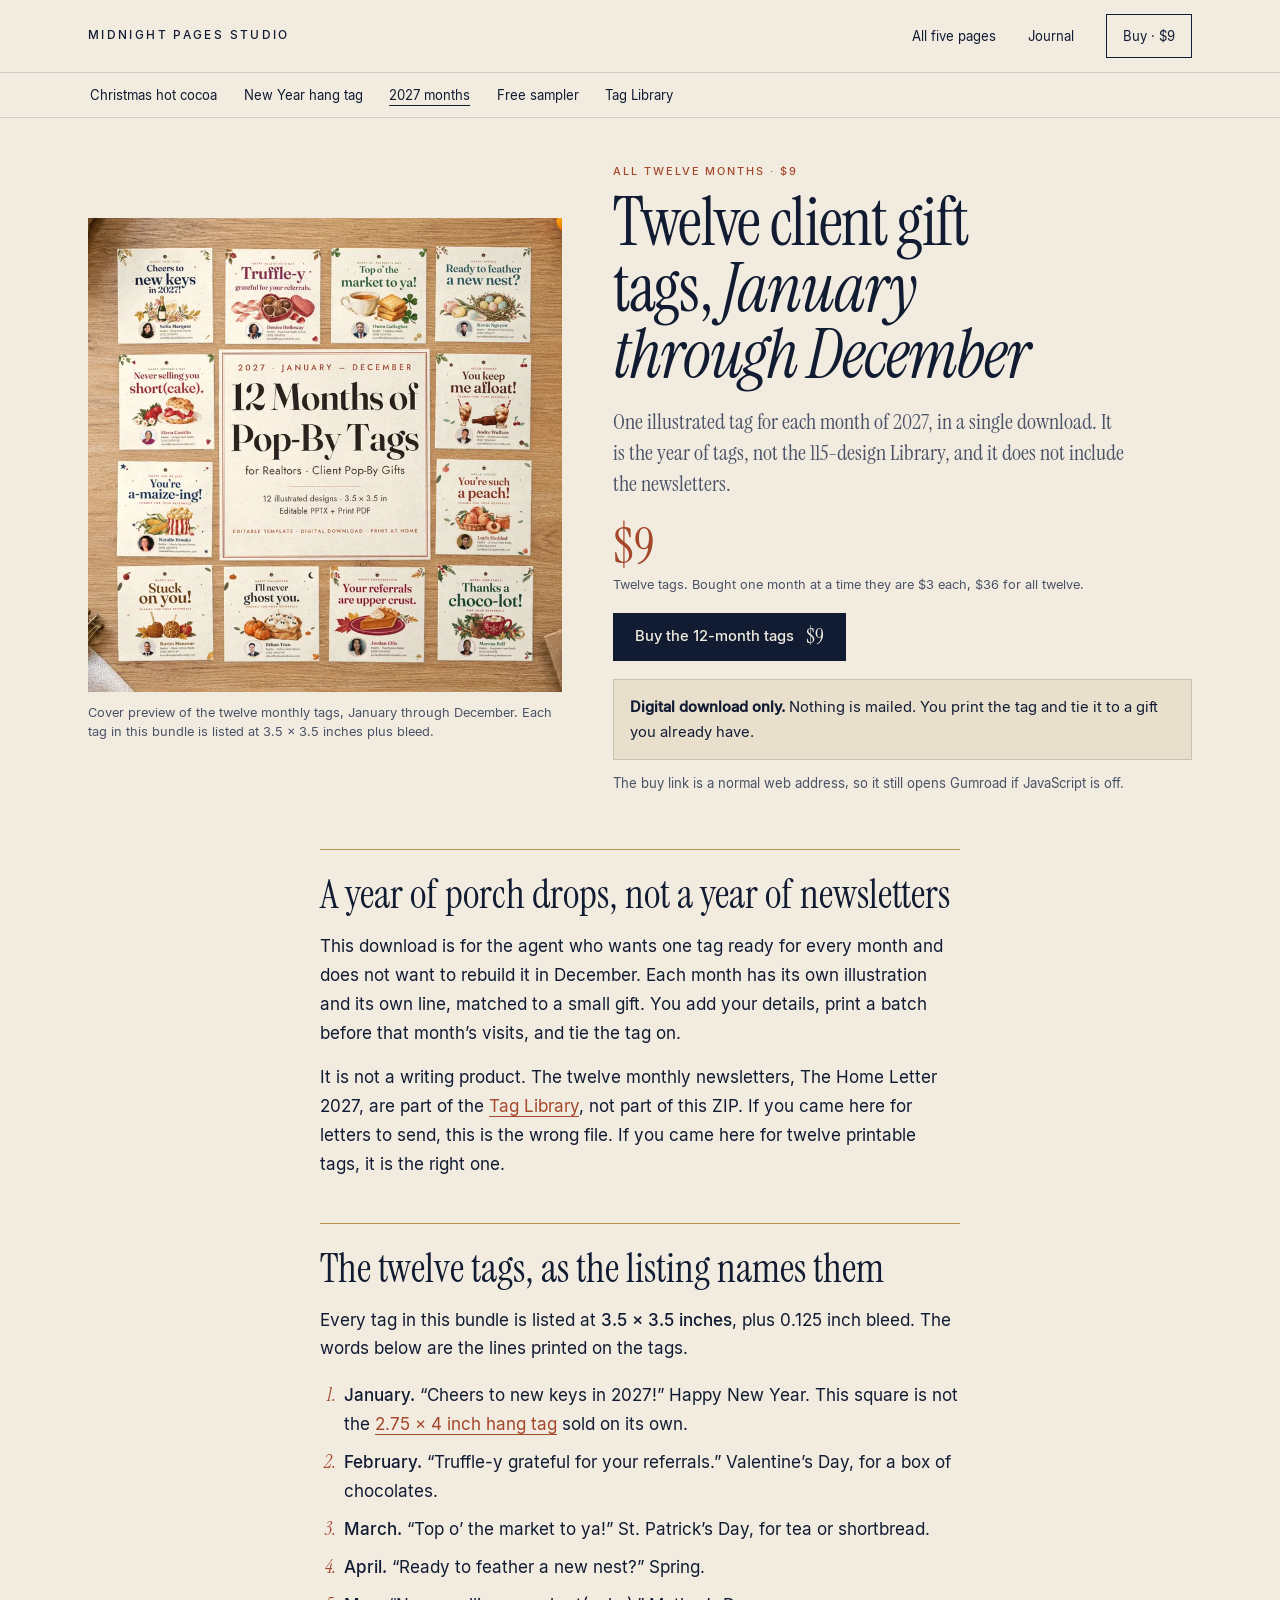
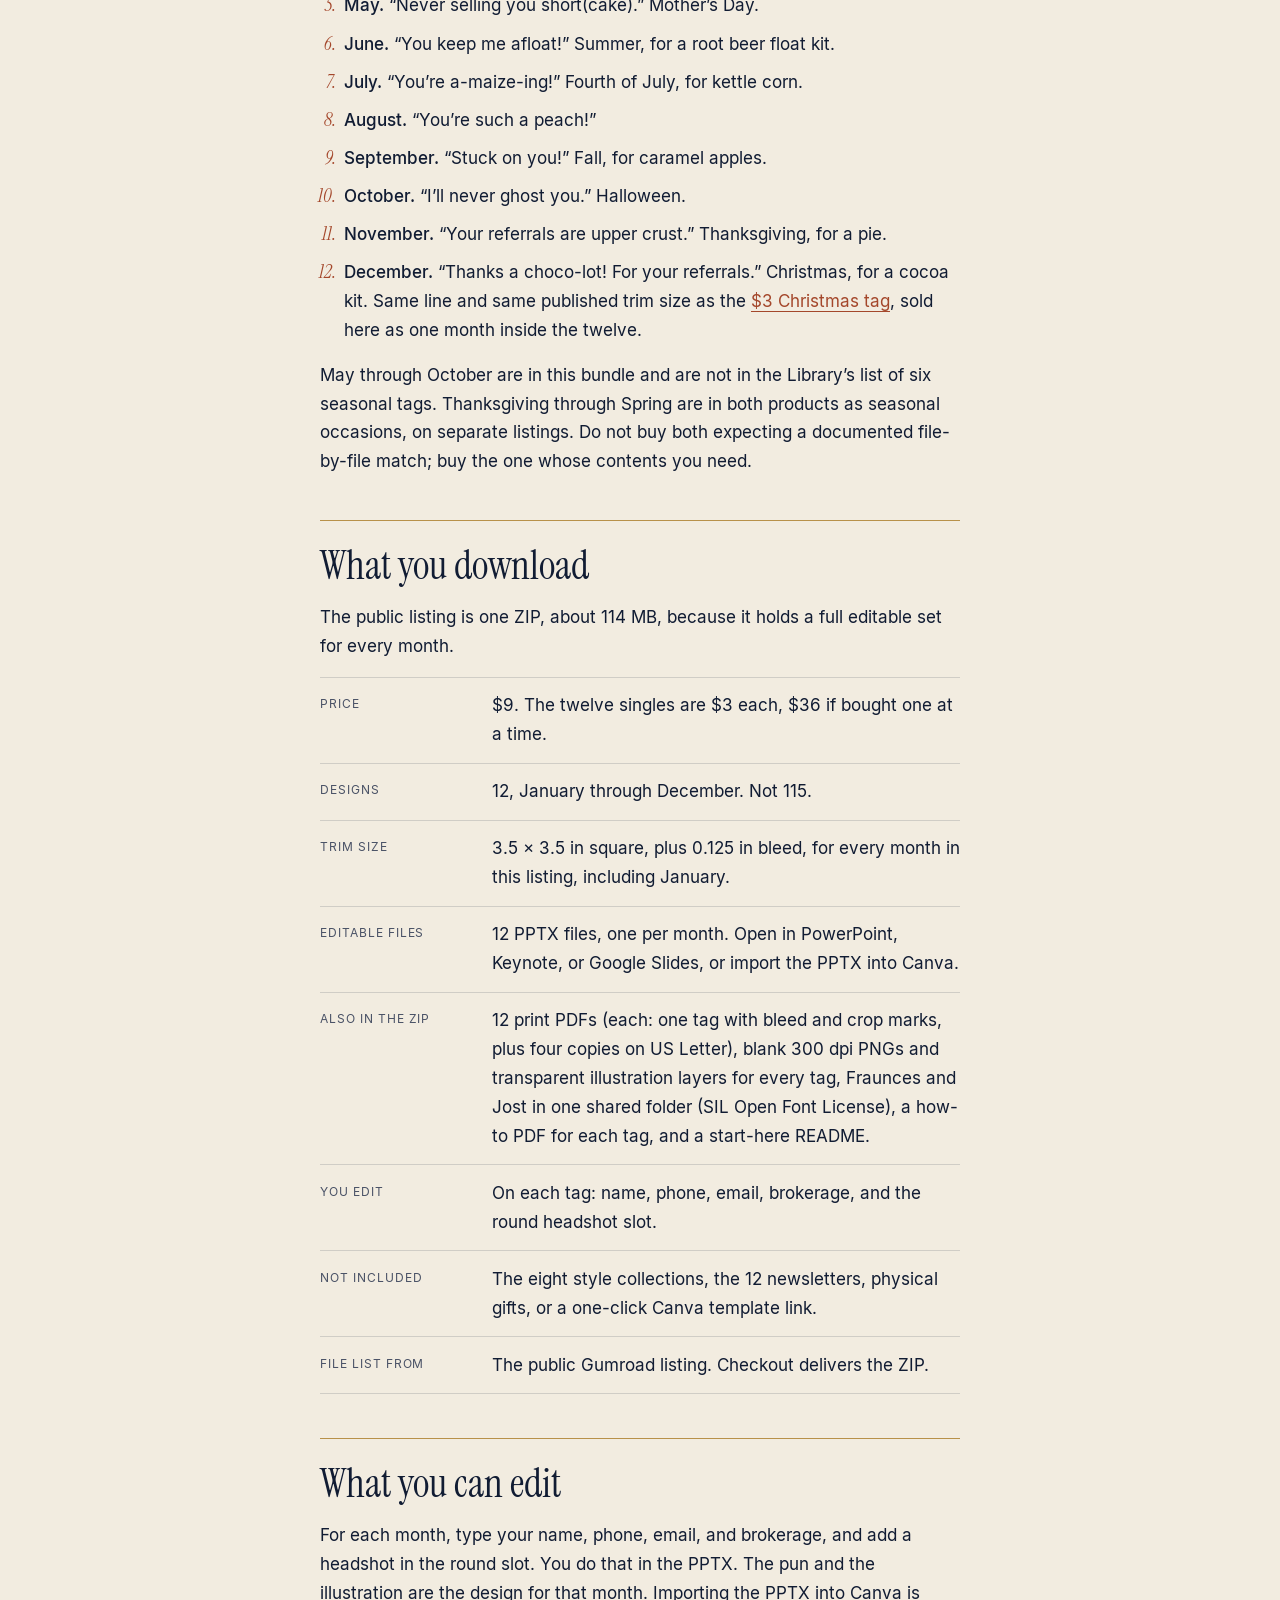
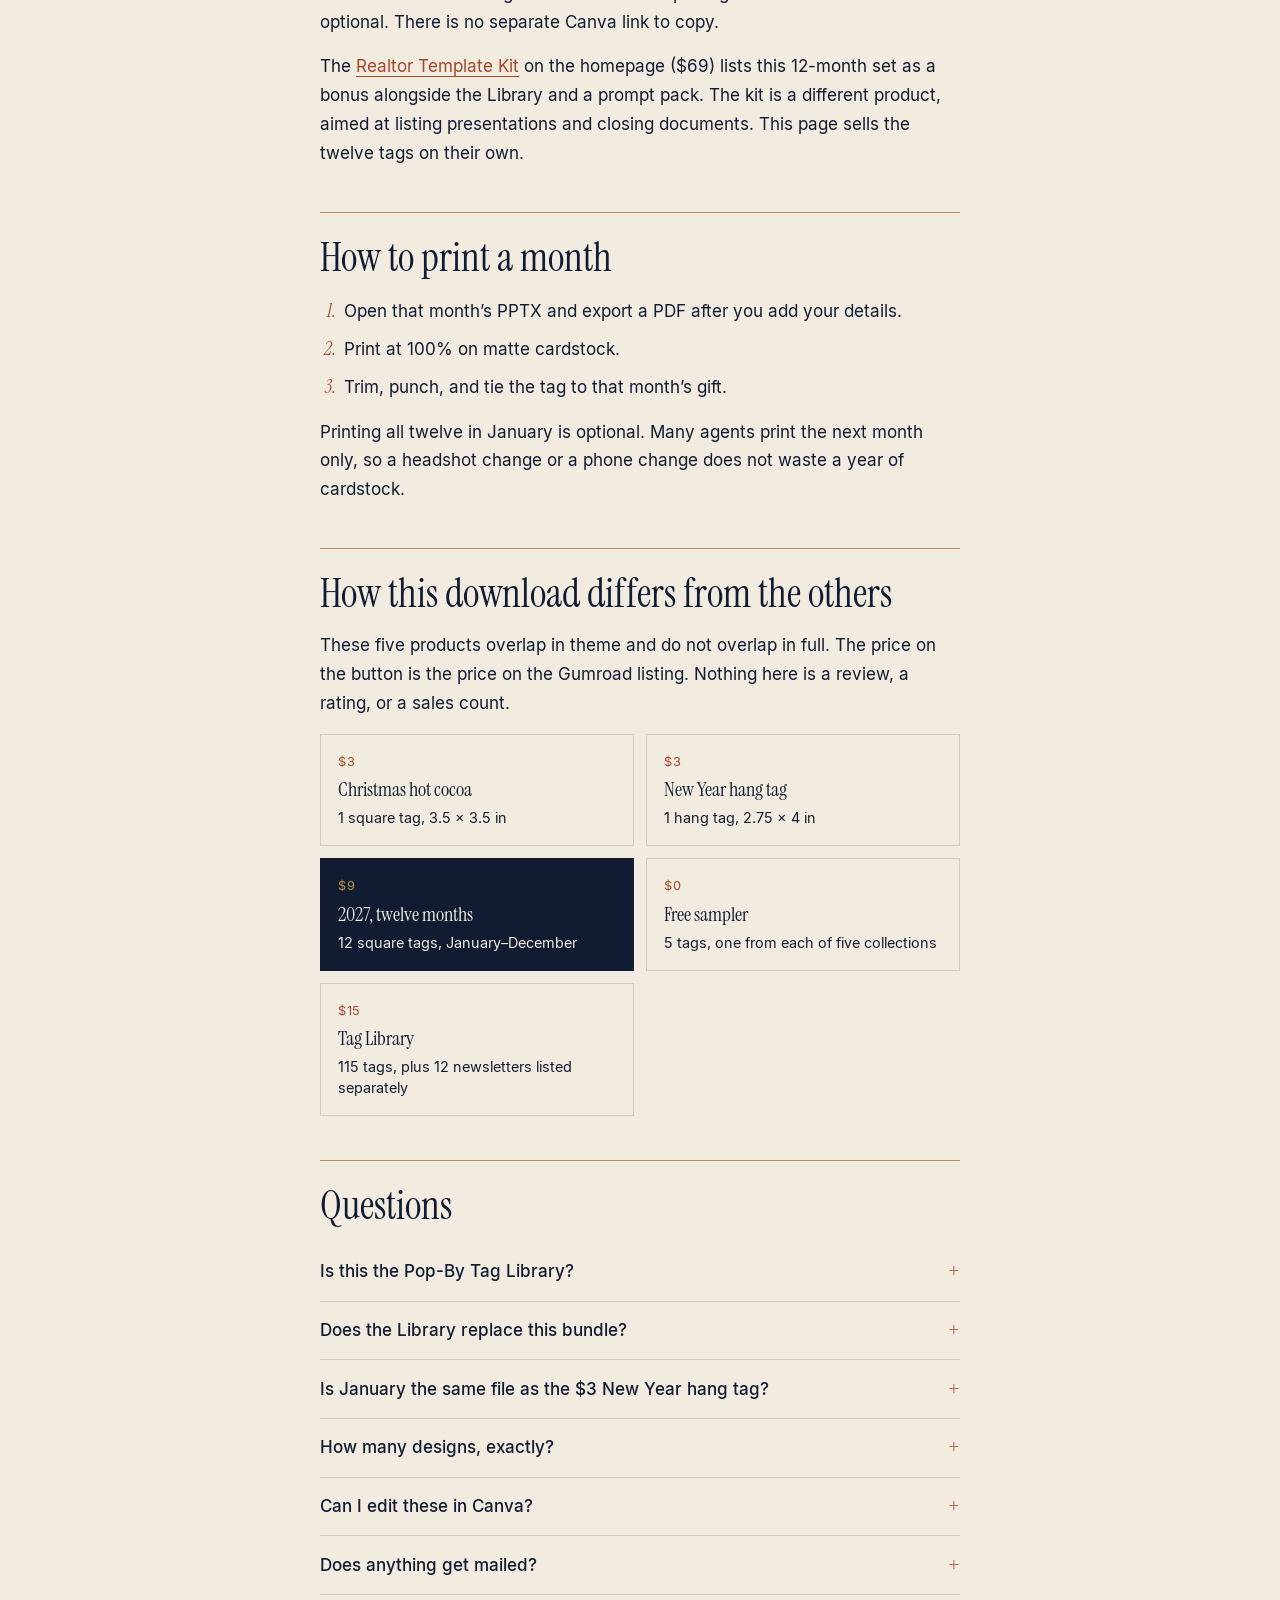
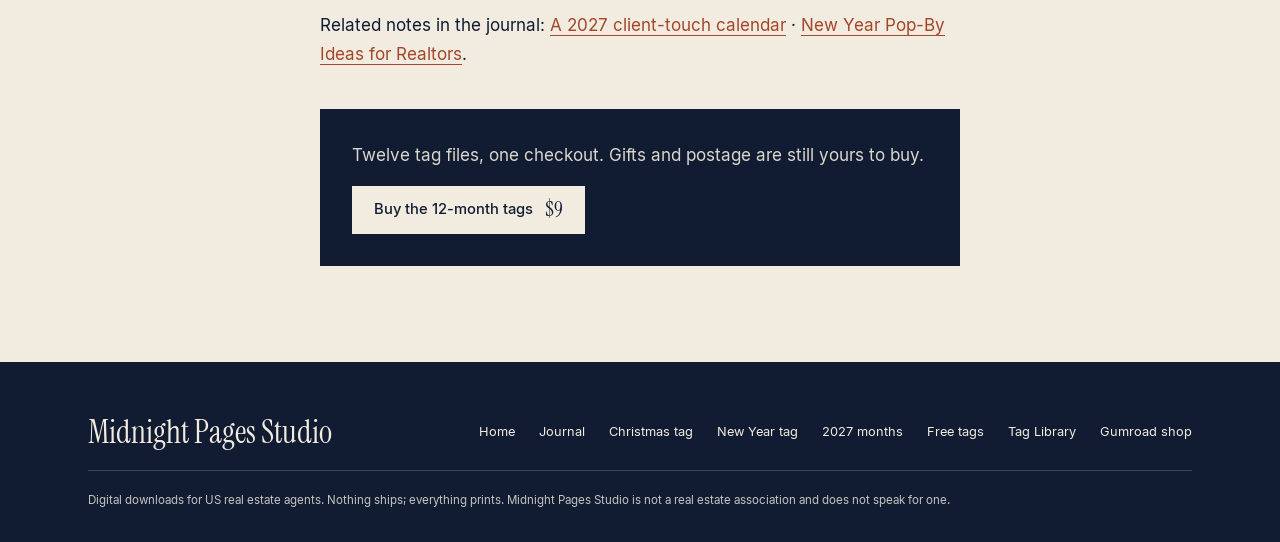
<file: 2027-monthly-pop-by-tags/index.html>
<!DOCTYPE html>
<html lang="en">
<head>
<meta charset="utf-8">
<script async src="https://www.googletagmanager.com/gtag/js?id=AW-18521268865"></script>
<script>
  window.dataLayer = window.dataLayer || [];
  function gtag(){dataLayer.push(arguments);}
  gtag('js', new Date());
  gtag('config', 'AW-18521268865');
</script>
<script src="../gads.js"></script>
<script defer src="../utm.js"></script>
<meta name="viewport" content="width=device-width, initial-scale=1">
<title>2027 Monthly Pop-By Gift Tags for Real Estate Agents | 12 Printable Designs</title>
<meta name="description" content="Twelve printable pop-by tags for 2027, January through December, sold as one $9 digital download. Square 3.5 × 3.5 in tags in PPTX. This is not the 115-tag Library and it does not include the newsletters.">
<link rel="canonical" href="https://38763358.github.io/midnight-pages-studio/2027-monthly-pop-by-tags/">
<meta name="theme-color" content="#111c33">
<link rel="icon" href="../favicon.svg" type="image/svg+xml">
<link rel="icon" href="../favicon-32.png" sizes="32x32" type="image/png">
<link rel="apple-touch-icon" href="../apple-touch-icon.png">
<meta property="og:type" content="website">
<meta property="og:site_name" content="Midnight Pages Studio">
<meta property="og:title" content="2027 Monthly Pop-By Gift Tags for Real Estate Agents | 12 Printable Designs">
<meta property="og:description" content="Twelve printable pop-by tags for 2027, January through December, sold as one $9 digital download. Square 3.5 × 3.5 in tags in PPTX. This is not the 115-tag Library and it does not include the newsletters.">
<meta property="og:url" content="https://38763358.github.io/midnight-pages-studio/2027-monthly-pop-by-tags/">
<meta property="og:image" content="https://38763358.github.io/midnight-pages-studio/img/seasonal/2027-12-months-800.jpg">
<meta property="og:image:width" content="800">
<meta property="og:image:height" content="800">
<meta property="og:image:alt" content="2027 Pop-By Tags, 12 Months: all twelve monthly tags from January to December on one cover">
<meta property="og:locale" content="en_US">
<meta name="twitter:card" content="summary_large_image">
<meta name="twitter:title" content="2027 Monthly Pop-By Gift Tags for Real Estate Agents | 12 Printable Designs">
<meta name="twitter:description" content="Twelve printable pop-by tags for 2027, January through December, sold as one $9 digital download. Square 3.5 × 3.5 in tags in PPTX. This is not the 115-tag Library and it does not include the newsletters.">
<meta name="twitter:image" content="https://38763358.github.io/midnight-pages-studio/img/seasonal/2027-12-months-800.jpg">
<meta name="twitter:image:alt" content="2027 Pop-By Tags, 12 Months: all twelve monthly tags from January to December on one cover">
<link rel="preload" href="../fonts/InstrumentSerif-Regular.woff" as="font" type="font/woff" crossorigin>
<link rel="stylesheet" href="../blog.css">
<link rel="stylesheet" href="../landings.css">
<script type="application/ld+json">
{
 "@context": "https://schema.org",
 "@graph": [
  {
   "@type": "Product",
   "name": "2027 Pop-By Tags, 12 Months",
   "description": "Twelve printable pop-by tags for 2027, January through December, sold as one $9 digital download. Square 3.5 × 3.5 in tags in PPTX. This is not the 115-tag Library and it does not include the newsletters.",
   "image": "https://38763358.github.io/midnight-pages-studio/img/seasonal/2027-12-months-800.jpg",
   "brand": {
    "@type": "Brand",
    "name": "Midnight Pages Studio"
   },
   "sku": "2027-pop-by-tags-12-months",
   "category": "Digital download",
   "offers": {
    "@type": "Offer",
    "url": "https://midnightpagesstudio.gumroad.com/l/2027-pop-by-tags-12-months",
    "price": "9.00",
    "priceCurrency": "USD",
    "availability": "https://schema.org/InStock",
    "itemCondition": "https://schema.org/NewCondition"
   }
  },
  {
   "@type": "FAQPage",
   "mainEntity": [
    {
     "@type": "Question",
     "name": "Is this the Pop-By Tag Library?",
     "acceptedAnswer": {
      "@type": "Answer",
      "text": "No. This is 12 monthly tags for $9. The Library is 115 tag designs (109 in eight collections, plus 6 seasonal tags) and, separately, 12 newsletters, for $15. Buying this bundle does not give you the eight collections or the newsletters."
     }
    },
    {
     "@type": "Question",
     "name": "Does the Library replace this bundle?",
     "acceptedAnswer": {
      "@type": "Answer",
      "text": "No. The Library’s seasonal tags stop at six: Thanksgiving, Christmas, New Year, Valentine’s Day, St. Patrick’s Day, and Spring. This bundle also has May through October: Mother’s Day, summer, the Fourth of July, August, fall, and Halloween. If you want those six months, they are in this $9 listing, not described as part of the Library."
     }
    },
    {
     "@type": "Question",
     "name": "Is January the same file as the $3 New Year hang tag?",
     "acceptedAnswer": {
      "@type": "Answer",
      "text": "Do not treat them as the same size. This bundle lists January as one of twelve squares at 3.5 × 3.5 inches, with the line “Cheers to new keys in 2027!” The separate New Year product is a 2.75 × 4 inch bottle hang tag with that same line. Same words, different trim size on the two listings."
     }
    },
    {
     "@type": "Question",
     "name": "How many designs, exactly?",
     "acceptedAnswer": {
      "@type": "Answer",
      "text": "Twelve, one per month. Each month has its own PPTX. The print PDF for each month is that one design: a single tag with bleed and crop marks, plus four copies on US Letter."
     }
    },
    {
     "@type": "Question",
     "name": "Can I edit these in Canva?",
     "acceptedAnswer": {
      "@type": "Answer",
      "text": "Import each month’s PPTX into Canva, or edit it in PowerPoint, Keynote, or Google Slides. There is no one-click Canva template link in the download."
     }
    },
    {
     "@type": "Question",
     "name": "Does anything get mailed?",
     "acceptedAnswer": {
      "@type": "Answer",
      "text": "No. The ZIP is the product. You print the tags and you buy the pie, the cocoa, the peaches, and the rest."
     }
    }
   ]
  },
  {
   "@type": "BreadcrumbList",
   "itemListElement": [
    {
     "@type": "ListItem",
     "position": 1,
     "name": "Home",
     "item": "https://38763358.github.io/midnight-pages-studio/"
    },
    {
     "@type": "ListItem",
     "position": 2,
     "name": "2027 monthly tags",
     "item": "https://38763358.github.io/midnight-pages-studio/2027-monthly-pop-by-tags/"
    }
   ]
  }
 ]
}
</script>
</head>
<body>
<a class="b-skip" href="#main">Skip to content</a>
<header class="b-mast">
 <div class="b-wrap b-mast__row">
  <a class="b-wordmark" href="../">MIDNIGHT PAGES STUDIO</a>
  <nav aria-label="Primary"><ul class="b-nav">
   <li><a href="../#scenes">All five pages</a></li>
   <li><a href="../blog/">Journal</a></li>
   <li><a class="b-nav__buy" data-utm-default href="https://midnightpagesstudio.gumroad.com/l/2027-pop-by-tags-12-months?utm_source=github_pages&amp;utm_medium=organic&amp;utm_campaign=evergreen_landing_2026_11&amp;utm_content=2027-monthly-pop-by-tags">Buy · $9</a></li>
  </ul></nav>
 </div>
</header>
<nav class="lp-sub" aria-label="Pop-by pages"><div class="b-wrap"><ul>
<li><a href="../christmas-pop-by-tags/">Christmas hot cocoa</a></li><li><a href="../new-year-pop-by-tags/">New Year hang tag</a></li><li><a href="../2027-monthly-pop-by-tags/" aria-current="page">2027 months</a></li><li><a href="../free-pop-by-tags/">Free sampler</a></li><li><a href="../pop-by-tag-library/">Tag Library</a></li>
</ul></div></nav>
<main id="main">
 <header class="b-wrap lp-hero">
  <figure>
   <picture>
<source type="image/webp" srcset="../img/seasonal/2027-12-months-480.webp 480w, ../img/seasonal/2027-12-months-800.webp 800w" sizes="(min-width: 52rem) 34rem, 100vw">
<img src="../img/seasonal/2027-12-months-800.jpg" srcset="../img/seasonal/2027-12-months-480.jpg 480w, ../img/seasonal/2027-12-months-800.jpg 800w" sizes="(min-width: 52rem) 34rem, 100vw" width="800" height="800" alt="2027 Pop-By Tags, 12 Months: all twelve monthly tags from January to December on one cover" fetchpriority="high" decoding="async">
</picture>
   <figcaption>Cover preview of the twelve monthly tags, January through December. Each tag in this bundle is listed at 3.5 × 3.5 inches plus bleed.</figcaption>
  </figure>
  <div>
   <p class="lp-kicker">All twelve months · $9</p>
   <h1>Twelve client gift tags, <em>January through December</em></h1>
   <p class="lp-dek">One illustrated tag for each month of 2027, in a single download. It is the year of tags, not the 115-design Library, and it does not include the newsletters.</p>
   <p class="lp-price">$9<small>Twelve tags. Bought one month at a time they are $3 each, $36 for all twelve.</small></p>
   <a class="lp-buy" data-utm-default href="https://midnightpagesstudio.gumroad.com/l/2027-pop-by-tags-12-months?utm_source=github_pages&amp;utm_medium=organic&amp;utm_campaign=evergreen_landing_2026_11&amp;utm_content=2027-monthly-pop-by-tags">Buy the 12-month tags <span class="lp-buy__price">$9</span></a>
   <p class="lp-banner"><strong>Digital download only.</strong> Nothing is mailed. You print the tag and tie it to a gift you already have.</p>
   <p class="lp-fine">The buy link is a normal web address, so it still opens Gumroad if JavaScript is off.</p>
  </div>
 </header>
 <article class="b-wrap b-prose lp-prose">

<h2>A year of porch drops, not a year of newsletters</h2>
<p>This download is for the agent who wants one tag ready for every month and does not want to rebuild it in December. Each month has its own illustration and its own line, matched to a small gift. You add your details, print a batch before that month’s visits, and tie the tag on.</p>
<p>It is not a writing product. The twelve monthly newsletters, The Home Letter 2027, are part of the <a href="../pop-by-tag-library/">Tag Library</a>, not part of this ZIP. If you came here for letters to send, this is the wrong file. If you came here for twelve printable tags, it is the right one.</p>
<h2>The twelve tags, as the listing names them</h2>
<p>Every tag in this bundle is listed at <strong>3.5 × 3.5 inches</strong>, plus 0.125 inch bleed. The words below are the lines printed on the tags.</p>
<ol>
<li><strong>January.</strong> “Cheers to new keys in 2027!” Happy New Year. This square is not the <a href="../new-year-pop-by-tags/">2.75 × 4 inch hang tag</a> sold on its own.</li>
<li><strong>February.</strong> “Truffle-y grateful for your referrals.” Valentine’s Day, for a box of chocolates.</li>
<li><strong>March.</strong> “Top o’ the market to ya!” St. Patrick’s Day, for tea or shortbread.</li>
<li><strong>April.</strong> “Ready to feather a new nest?” Spring.</li>
<li><strong>May.</strong> “Never selling you short(cake).” Mother’s Day.</li>
<li><strong>June.</strong> “You keep me afloat!” Summer, for a root beer float kit.</li>
<li><strong>July.</strong> “You’re a-maize-ing!” Fourth of July, for kettle corn.</li>
<li><strong>August.</strong> “You’re such a peach!”</li>
<li><strong>September.</strong> “Stuck on you!” Fall, for caramel apples.</li>
<li><strong>October.</strong> “I’ll never ghost you.” Halloween.</li>
<li><strong>November.</strong> “Your referrals are upper crust.” Thanksgiving, for a pie.</li>
<li><strong>December.</strong> “Thanks a choco-lot! For your referrals.” Christmas, for a cocoa kit. Same line and same published trim size as the <a href="../christmas-pop-by-tags/">$3 Christmas tag</a>, sold here as one month inside the twelve.</li>
</ol>
<p>May through October are in this bundle and are not in the Library’s list of six seasonal tags. Thanksgiving through Spring are in both products as seasonal occasions, on separate listings. Do not buy both expecting a documented file-by-file match; buy the one whose contents you need.</p>
<h2>What you download</h2>
<p>The public listing is one ZIP, about 114 MB, because it holds a full editable set for every month.</p>
<dl class="lp-spec">
<div><dt>Price</dt><dd>$9. The twelve singles are $3 each, $36 if bought one at a time.</dd></div>
<div><dt>Designs</dt><dd>12, January through December. Not 115.</dd></div>
<div><dt>Trim size</dt><dd>3.5 × 3.5 in square, plus 0.125 in bleed, for every month in this listing, including January.</dd></div>
<div><dt>Editable files</dt><dd>12 PPTX files, one per month. Open in PowerPoint, Keynote, or Google Slides, or import the PPTX into Canva.</dd></div>
<div><dt>Also in the ZIP</dt><dd>12 print PDFs (each: one tag with bleed and crop marks, plus four copies on US Letter), blank 300 dpi PNGs and transparent illustration layers for every tag, Fraunces and Jost in one shared folder (SIL Open Font License), a how-to PDF for each tag, and a start-here README.</dd></div>
<div><dt>You edit</dt><dd>On each tag: name, phone, email, brokerage, and the round headshot slot.</dd></div>
<div><dt>Not included</dt><dd>The eight style collections, the 12 newsletters, physical gifts, or a one-click Canva template link.</dd></div>
<div><dt>File list from</dt><dd>The public Gumroad listing. Checkout delivers the ZIP.</dd></div>
</dl>
<h2>What you can edit</h2>
<p>For each month, type your name, phone, email, and brokerage, and add a headshot in the round slot. You do that in the PPTX. The pun and the illustration are the design for that month. Importing the PPTX into Canva is optional. There is no separate Canva link to copy.</p>
<p>The <a href="../#kit">Realtor Template Kit</a> on the homepage ($69) lists this 12-month set as a bonus alongside the Library and a prompt pack. The kit is a different product, aimed at listing presentations and closing documents. This page sells the twelve tags on their own.</p>
<h2>How to print a month</h2>
<ol>
<li>Open that month’s PPTX and export a PDF after you add your details.</li>
<li>Print at 100% on matte cardstock.</li>
<li>Trim, punch, and tie the tag to that month’s gift.</li>
</ol>
<p>Printing all twelve in January is optional. Many agents print the next month only, so a headshot change or a phone change does not waste a year of cardstock.</p>

<h2>How this download differs from the others</h2>
<p>These five products overlap in theme and do not overlap in full. The price on the button is the price on the Gumroad listing. Nothing here is a review, a rating, or a sales count.</p>
<ul class="lp-which">
<li><a href="../christmas-pop-by-tags/"><em>$3</em><strong>Christmas hot cocoa</strong><p>1 square tag, 3.5 × 3.5 in</p></a></li>
<li><a href="../new-year-pop-by-tags/"><em>$3</em><strong>New Year hang tag</strong><p>1 hang tag, 2.75 × 4 in</p></a></li>
<li><span aria-current="page"><em>$9</em><strong>2027, twelve months</strong><p>12 square tags, January–December</p></span></li>
<li><a href="../free-pop-by-tags/"><em>$0</em><strong>Free sampler</strong><p>5 tags, one from each of five collections</p></a></li>
<li><a href="../pop-by-tag-library/"><em>$15</em><strong>Tag Library</strong><p>115 tags, plus 12 newsletters listed separately</p></a></li>
</ul>
<h2>Questions</h2>
<div class="lp-faq">
<details name="faq">
<summary>Is this the Pop-By Tag Library?</summary>
<p>No. This is 12 monthly tags for $9. The Library is 115 tag designs (109 in eight collections, plus 6 seasonal tags) and, separately, 12 newsletters, for $15. Buying this bundle does not give you the eight collections or the newsletters.</p>
</details>
<details name="faq">
<summary>Does the Library replace this bundle?</summary>
<p>No. The Library’s seasonal tags stop at six: Thanksgiving, Christmas, New Year, Valentine’s Day, St. Patrick’s Day, and Spring. This bundle also has May through October: Mother’s Day, summer, the Fourth of July, August, fall, and Halloween. If you want those six months, they are in this $9 listing, not described as part of the Library.</p>
</details>
<details name="faq">
<summary>Is January the same file as the $3 New Year hang tag?</summary>
<p>Do not treat them as the same size. This bundle lists January as one of twelve squares at 3.5 × 3.5 inches, with the line “Cheers to new keys in 2027!” The separate New Year product is a 2.75 × 4 inch bottle hang tag with that same line. Same words, different trim size on the two listings.</p>
</details>
<details name="faq">
<summary>How many designs, exactly?</summary>
<p>Twelve, one per month. Each month has its own PPTX. The print PDF for each month is that one design: a single tag with bleed and crop marks, plus four copies on US Letter.</p>
</details>
<details name="faq">
<summary>Can I edit these in Canva?</summary>
<p>Import each month’s PPTX into Canva, or edit it in PowerPoint, Keynote, or Google Slides. There is no one-click Canva template link in the download.</p>
</details>
<details name="faq">
<summary>Does anything get mailed?</summary>
<p>No. The ZIP is the product. You print the tags and you buy the pie, the cocoa, the peaches, and the rest.</p>
</details>
</div>
<p>Related notes in the journal: <a href="../blog/2027-client-touch-calendar-for-realtors/">A 2027 client-touch calendar</a> · <a href="../blog/new-year-pop-by-ideas-for-realtors/">New Year Pop-By Ideas for Realtors</a>.</p>
  <div class="lp-end">
   <p>Twelve tag files, one checkout. Gifts and postage are still yours to buy.</p>
   <a class="lp-buy" data-utm-default href="https://midnightpagesstudio.gumroad.com/l/2027-pop-by-tags-12-months?utm_source=github_pages&amp;utm_medium=organic&amp;utm_campaign=evergreen_landing_2026_11&amp;utm_content=2027-monthly-pop-by-tags">Buy the 12-month tags <span class="lp-buy__price">$9</span></a>
  </div>
 </article>
</main>
<footer class="b-foot"><div class="b-wrap b-foot__row">
 <p class="b-foot__mark">Midnight Pages Studio</p>
 <ul class="b-foot__links"><li><a href="../">Home</a></li><li><a href="../blog/">Journal</a></li><li><a href="../christmas-pop-by-tags/">Christmas tag</a></li><li><a href="../new-year-pop-by-tags/">New Year tag</a></li><li><a href="../2027-monthly-pop-by-tags/">2027 months</a></li><li><a href="../free-pop-by-tags/">Free tags</a></li><li><a href="../pop-by-tag-library/">Tag Library</a></li><li><a href="https://midnightpagesstudio.gumroad.com">Gumroad shop</a></li></ul>
 <p class="b-foot__fine">Digital downloads for US real estate agents. Nothing ships; everything prints. Midnight Pages Studio is not a real estate association and does not speak for one.</p>
</div></footer>
</body>
</html>
</file>
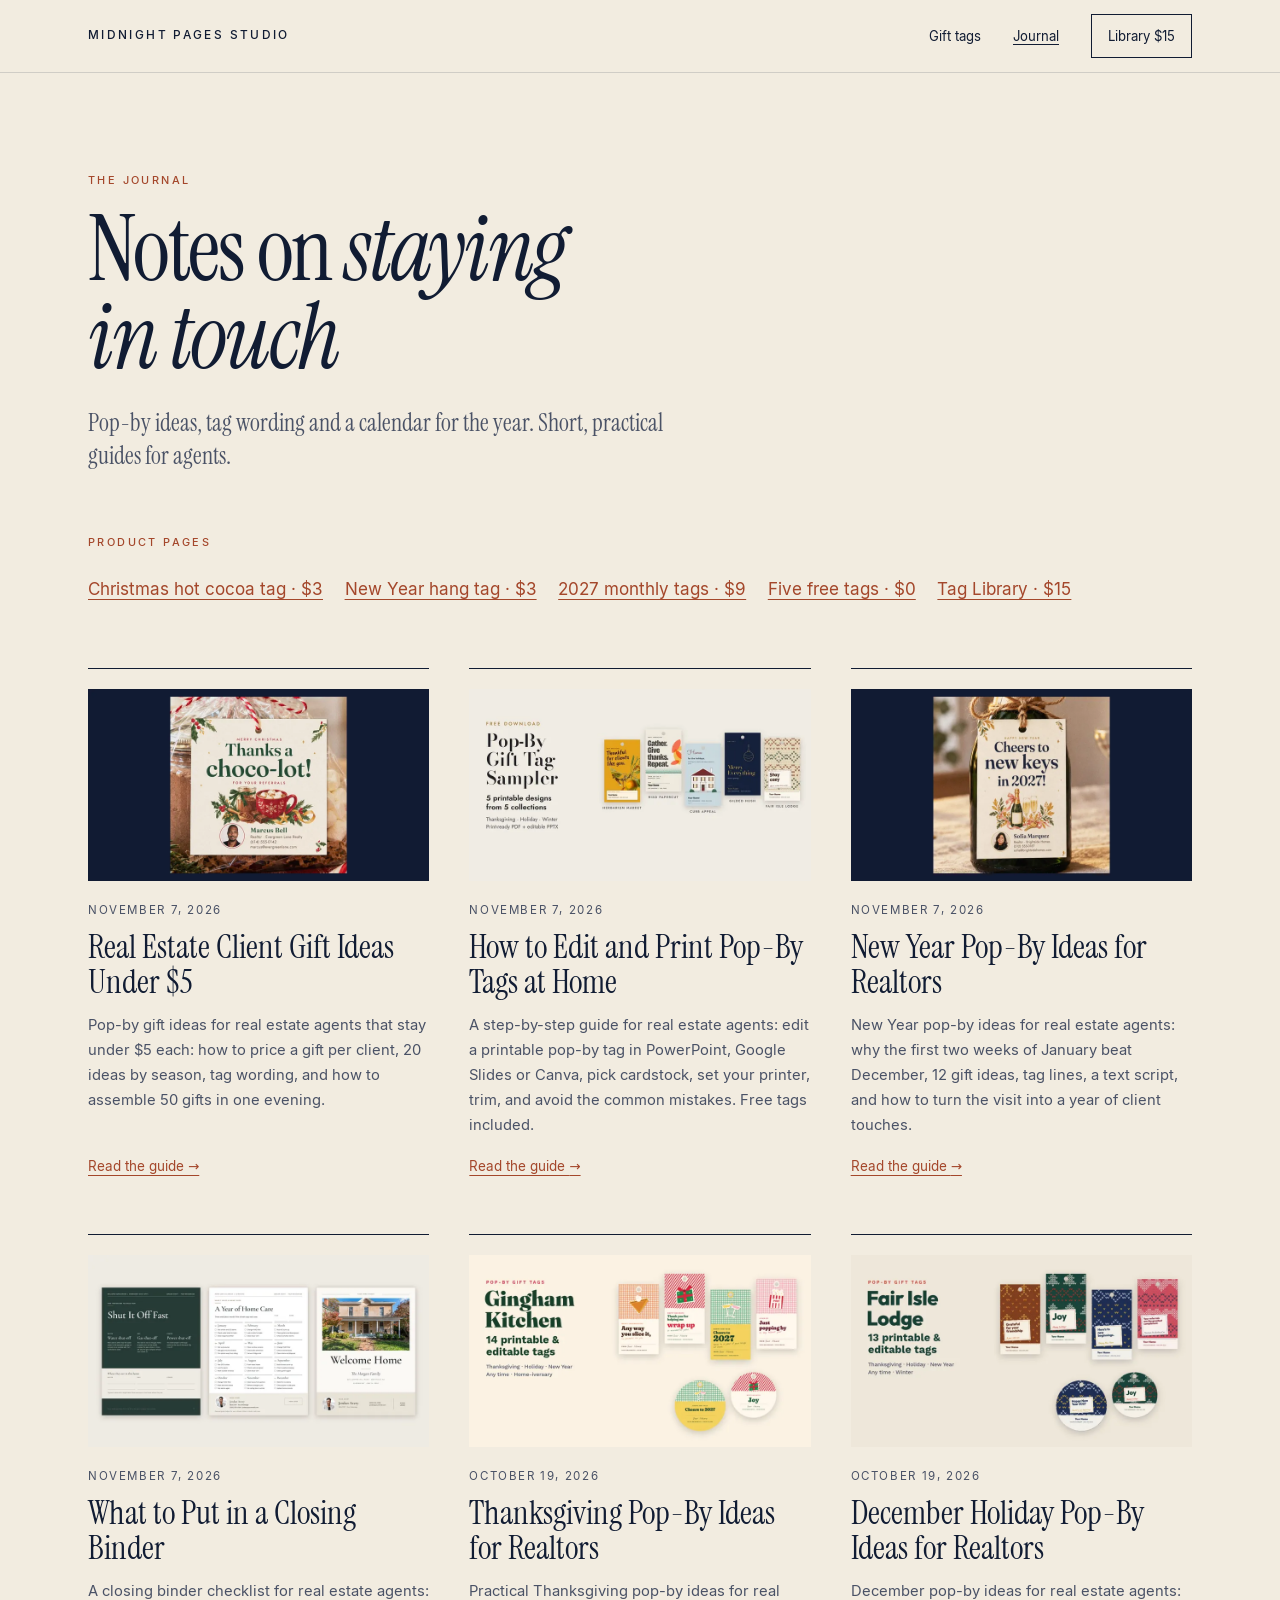
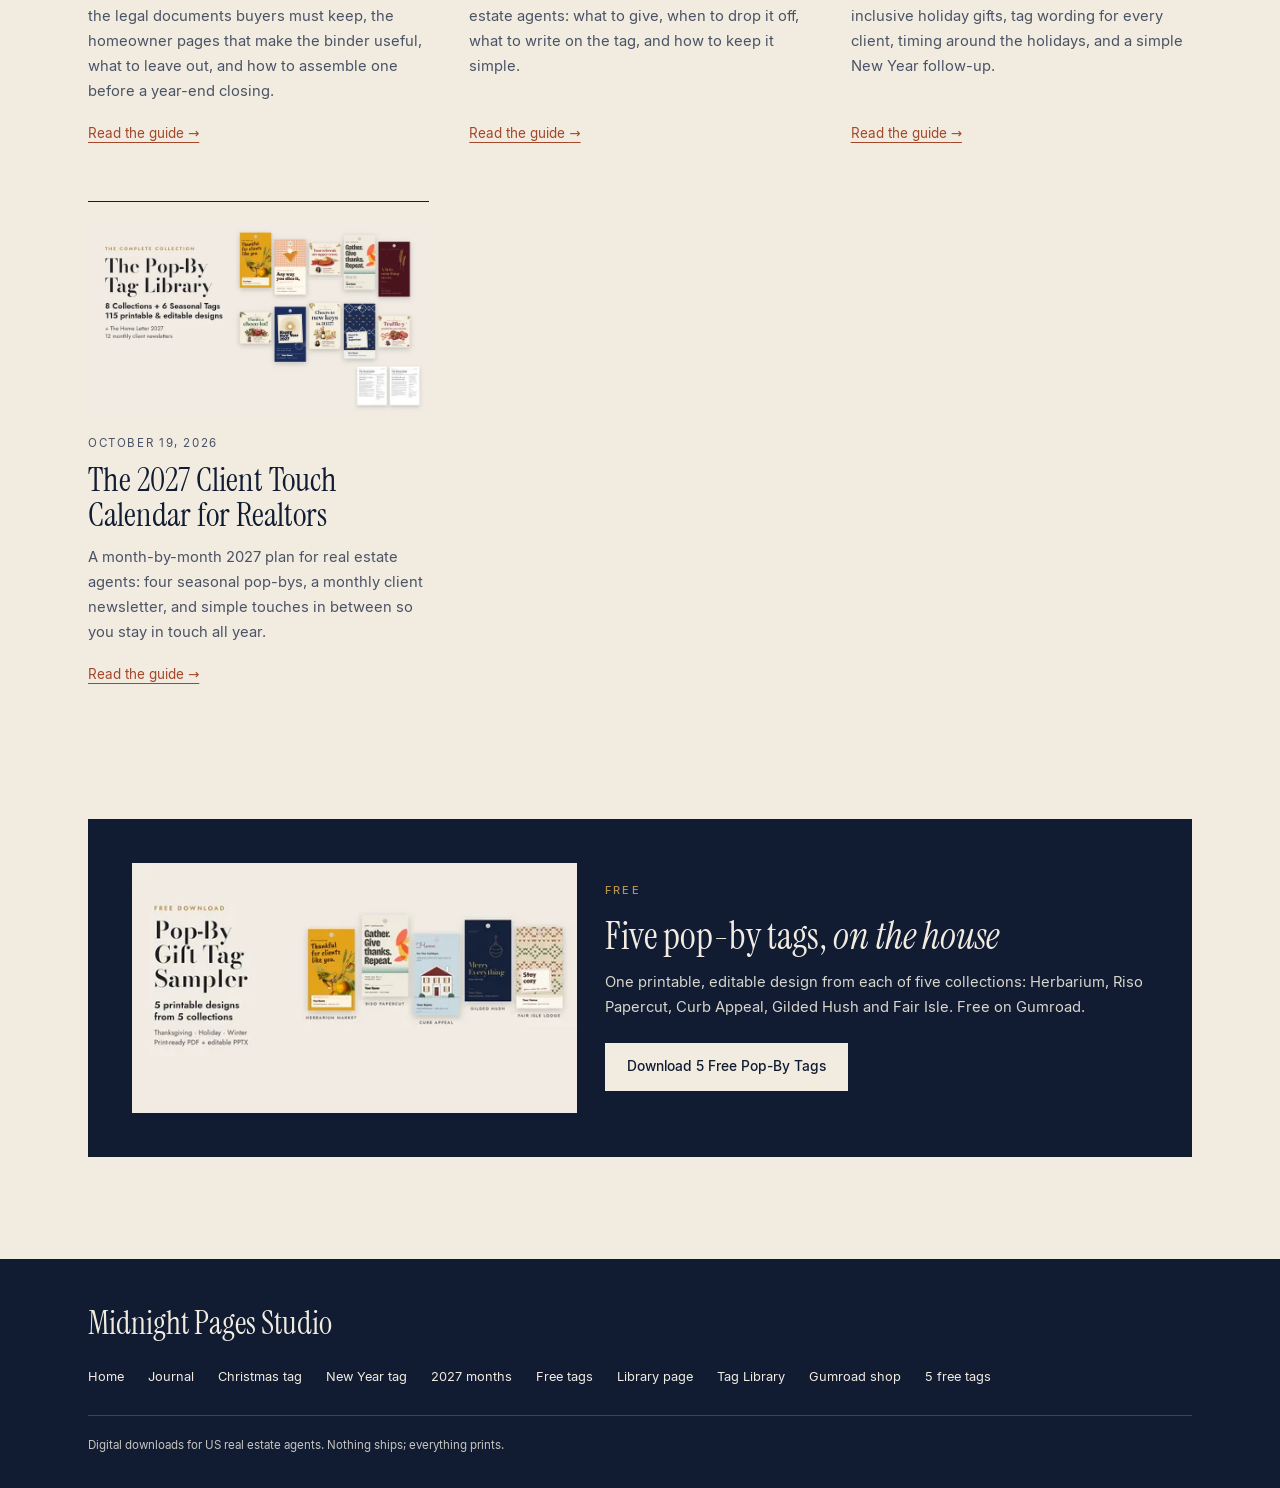
<file: blog/index.html>
<!doctype html>
<html lang="en">
<head>
<meta charset="utf-8">
<!-- Google tag (gtag.js) -->
<script async src="https://www.googletagmanager.com/gtag/js?id=AW-18521268865"></script>
<script>
  window.dataLayer = window.dataLayer || [];
  function gtag(){dataLayer.push(arguments);}
  gtag('js', new Date());

  gtag('config', 'AW-18521268865');
</script>
<script src="../gads.js"></script>
<script defer src="../utm.js"></script>
<meta name="viewport" content="width=device-width, initial-scale=1">
<title>Pop-By Ideas and Client Touch Guides for Realtors · Midnight Pages Studio Journal</title>
<meta name="description" content="Practical guides for US real estate agents: pop-by gift ideas under $5, printing tags at home, New Year pop-bys, closing binders, and a year-round client touch calendar.">
<link rel="canonical" href="https://38763358.github.io/midnight-pages-studio/blog/">
<meta name="theme-color" content="#111c33">
<link rel="icon" href="../favicon.svg" type="image/svg+xml">
<link rel="icon" href="../favicon-32.png" sizes="32x32" type="image/png">
<link rel="apple-touch-icon" href="../apple-touch-icon.png">
<meta property="og:type" content="website">
<meta property="og:site_name" content="Midnight Pages Studio">
<meta property="og:title" content="Pop-By Ideas and Client Touch Guides for Realtors · Midnight Pages Studio Journal">
<meta property="og:description" content="Practical guides for US real estate agents: pop-by gift ideas under $5, printing tags at home, New Year pop-bys, closing binders, and a year-round client touch calendar.">
<meta property="og:url" content="https://38763358.github.io/midnight-pages-studio/blog/">
<meta property="og:image" content="https://38763358.github.io/midnight-pages-studio/img/blog/og-calendar.jpg?v=115">
<meta property="og:image:width" content="1200"><meta property="og:image:height" content="630">
<meta property="og:locale" content="en_US">
<meta name="twitter:card" content="summary_large_image">
<meta name="twitter:title" content="Pop-By Ideas and Client Touch Guides for Realtors · Midnight Pages Studio Journal">
<meta name="twitter:description" content="Practical guides for US real estate agents: pop-by gift ideas under $5, printing tags at home, New Year pop-bys, closing binders, and a year-round client touch calendar.">
<meta name="twitter:image" content="https://38763358.github.io/midnight-pages-studio/img/blog/og-calendar.jpg?v=115">
<link rel="preload" href="../fonts/InstrumentSerif-Regular.woff" as="font" type="font/woff" crossorigin>
<link rel="stylesheet" href="../blog.css">
<script type="application/ld+json">{
 "@context": "https://schema.org",
 "@type": "Blog",
 "@id": "https://38763358.github.io/midnight-pages-studio/blog/",
 "url": "https://38763358.github.io/midnight-pages-studio/blog/",
 "name": "The Journal · Midnight Pages Studio",
 "description": "Practical guides for US real estate agents: pop-by gift ideas under $5, printing tags at home, New Year pop-bys, closing binders, and a year-round client touch calendar.",
 "inLanguage": "en-US",
 "publisher": {
  "@type": "Organization",
  "name": "Midnight Pages Studio",
  "url": "https://midnightpagesstudio.gumroad.com"
 },
 "blogPost": [
  {
   "@type": "BlogPosting",
   "headline": "Real Estate Client Gift Ideas Under $5",
   "url": "https://38763358.github.io/midnight-pages-studio/blog/pop-by-gift-ideas-under-5-dollars/",
   "datePublished": "2026-11-07",
   "image": "https://38763358.github.io/midnight-pages-studio/img/blog/og-under-5.jpg",
   "author": {
    "@type": "Organization",
    "name": "Midnight Pages Studio",
    "url": "https://midnightpagesstudio.gumroad.com"
   }
  },
  {
   "@type": "BlogPosting",
   "headline": "How to Edit and Print Pop-By Tags at Home",
   "url": "https://38763358.github.io/midnight-pages-studio/blog/how-to-print-pop-by-tags-at-home/",
   "datePublished": "2026-11-07",
   "image": "https://38763358.github.io/midnight-pages-studio/img/blog/og-print-tags.jpg",
   "author": {
    "@type": "Organization",
    "name": "Midnight Pages Studio",
    "url": "https://midnightpagesstudio.gumroad.com"
   }
  },
  {
   "@type": "BlogPosting",
   "headline": "New Year Pop-By Ideas for Realtors",
   "url": "https://38763358.github.io/midnight-pages-studio/blog/new-year-pop-by-ideas-for-realtors/",
   "datePublished": "2026-11-07",
   "image": "https://38763358.github.io/midnight-pages-studio/img/blog/og-new-year.jpg",
   "author": {
    "@type": "Organization",
    "name": "Midnight Pages Studio",
    "url": "https://midnightpagesstudio.gumroad.com"
   }
  },
  {
   "@type": "BlogPosting",
   "headline": "What to Put in a Closing Binder",
   "url": "https://38763358.github.io/midnight-pages-studio/blog/closing-binder-checklist-for-realtors/",
   "datePublished": "2026-11-07",
   "image": "https://38763358.github.io/midnight-pages-studio/img/blog/og-closing-binder.jpg",
   "author": {
    "@type": "Organization",
    "name": "Midnight Pages Studio",
    "url": "https://midnightpagesstudio.gumroad.com"
   }
  },
  {
   "@type": "BlogPosting",
   "headline": "Thanksgiving Pop-By Ideas for Realtors",
   "url": "https://38763358.github.io/midnight-pages-studio/blog/thanksgiving-pop-by-ideas-for-realtors/",
   "datePublished": "2026-10-19",
   "image": "https://38763358.github.io/midnight-pages-studio/img/blog/og-thanksgiving.jpg",
   "author": {
    "@type": "Organization",
    "name": "Midnight Pages Studio",
    "url": "https://midnightpagesstudio.gumroad.com"
   }
  },
  {
   "@type": "BlogPosting",
   "headline": "December Holiday Pop-By Ideas for Realtors",
   "url": "https://38763358.github.io/midnight-pages-studio/blog/holiday-pop-by-ideas-for-realtors/",
   "datePublished": "2026-10-19",
   "image": "https://38763358.github.io/midnight-pages-studio/img/blog/og-holiday.jpg",
   "author": {
    "@type": "Organization",
    "name": "Midnight Pages Studio",
    "url": "https://midnightpagesstudio.gumroad.com"
   }
  },
  {
   "@type": "BlogPosting",
   "headline": "The 2027 Client Touch Calendar for Realtors",
   "url": "https://38763358.github.io/midnight-pages-studio/blog/2027-client-touch-calendar-for-realtors/",
   "datePublished": "2026-10-19",
   "image": "https://38763358.github.io/midnight-pages-studio/img/blog/og-calendar.jpg?v=115",
   "author": {
    "@type": "Organization",
    "name": "Midnight Pages Studio",
    "url": "https://midnightpagesstudio.gumroad.com"
   }
  }
 ]
}</script>
</head>
<body>
<a class="b-skip" href="#main">Skip to content</a>
<header class="b-mast">
 <div class="b-wrap b-mast__row">
  <a class="b-wordmark" href="../">MIDNIGHT PAGES STUDIO</a>
  <nav aria-label="Primary"><ul class="b-nav">
   <li><a href="../#sets">Gift tags</a></li>
   <li><a href="../blog/" aria-current="page">Journal</a></li>
   <li><a class="b-nav__buy" href="https://midnightpagesstudio.gumroad.com/l/pop-by-tag-library">Library $15</a></li>
  </ul></nav>
 </div>
</header>
<main id="main">
 <header class="b-wrap b-list__head"><p class="b-eyebrow">The Journal</p><h1 class="b-display">Notes on <em>staying in touch</em></h1><p class="b-dek">Pop-by ideas, tag wording and a calendar for the year. Short, practical guides for agents.</p></header>
 <nav class="b-wrap b-scenes" aria-label="Pop-by pages"><p class="b-eyebrow">Product pages</p><ul>
  <li><a href="../christmas-pop-by-tags/">Christmas hot cocoa tag · $3</a></li>
  <li><a href="../new-year-pop-by-tags/">New Year hang tag · $3</a></li>
  <li><a href="../2027-monthly-pop-by-tags/">2027 monthly tags · $9</a></li>
  <li><a href="../free-pop-by-tags/">Five free tags · $0</a></li>
  <li><a href="../pop-by-tag-library/">Tag Library · $15</a></li>
 </ul></nav>
 <ul class="b-wrap b-cards" role="list"><li class="b-card"><a href="pop-by-gift-ideas-under-5-dollars/"><picture><source type="image/webp" srcset="../img/blog/under-5-800.webp"><img src="https://38763358.github.io/midnight-pages-studio/img/blog/under-5-800.jpg" width="800" height="450" alt="" loading="lazy" decoding="async"></picture><span class="b-card__date"><time datetime="2026-11-07">November 7, 2026</time></span><h2 class="b-card__h">Real Estate Client Gift Ideas Under $5</h2><p>Pop-by gift ideas for real estate agents that stay under $5 each: how to price a gift per client, 20 ideas by season, tag wording, and how to assemble 50 gifts in one evening.</p><span class="b-card__more">Read the guide <span aria-hidden="true">&rarr;</span></span></a></li><li class="b-card"><a href="how-to-print-pop-by-tags-at-home/"><picture><source type="image/webp" srcset="../img/blog/print-tags-800.webp"><img src="https://38763358.github.io/midnight-pages-studio/img/blog/print-tags-800.jpg" width="800" height="450" alt="" loading="lazy" decoding="async"></picture><span class="b-card__date"><time datetime="2026-11-07">November 7, 2026</time></span><h2 class="b-card__h">How to Edit and Print Pop-By Tags at Home</h2><p>A step-by-step guide for real estate agents: edit a printable pop-by tag in PowerPoint, Google Slides or Canva, pick cardstock, set your printer, trim, and avoid the common mistakes. Free tags included.</p><span class="b-card__more">Read the guide <span aria-hidden="true">&rarr;</span></span></a></li><li class="b-card"><a href="new-year-pop-by-ideas-for-realtors/"><picture><source type="image/webp" srcset="../img/blog/new-year-800.webp"><img src="https://38763358.github.io/midnight-pages-studio/img/blog/new-year-800.jpg" width="800" height="450" alt="" loading="lazy" decoding="async"></picture><span class="b-card__date"><time datetime="2026-11-07">November 7, 2026</time></span><h2 class="b-card__h">New Year Pop-By Ideas for Realtors</h2><p>New Year pop-by ideas for real estate agents: why the first two weeks of January beat December, 12 gift ideas, tag lines, a text script, and how to turn the visit into a year of client touches.</p><span class="b-card__more">Read the guide <span aria-hidden="true">&rarr;</span></span></a></li><li class="b-card"><a href="closing-binder-checklist-for-realtors/"><picture><source type="image/webp" srcset="../img/blog/closing-binder-800.webp"><img src="https://38763358.github.io/midnight-pages-studio/img/blog/closing-binder-800.jpg" width="800" height="450" alt="" loading="lazy" decoding="async"></picture><span class="b-card__date"><time datetime="2026-11-07">November 7, 2026</time></span><h2 class="b-card__h">What to Put in a Closing Binder</h2><p>A closing binder checklist for real estate agents: the legal documents buyers must keep, the homeowner pages that make the binder useful, what to leave out, and how to assemble one before a year-end closing.</p><span class="b-card__more">Read the guide <span aria-hidden="true">&rarr;</span></span></a></li><li class="b-card"><a href="thanksgiving-pop-by-ideas-for-realtors/"><picture><source type="image/webp" srcset="../img/blog/thanksgiving-800.webp"><img src="https://38763358.github.io/midnight-pages-studio/img/blog/thanksgiving-800.jpg" width="800" height="450" alt="" loading="lazy" decoding="async"></picture><span class="b-card__date"><time datetime="2026-10-19">October 19, 2026</time></span><h2 class="b-card__h">Thanksgiving Pop-By Ideas for Realtors</h2><p>Practical Thanksgiving pop-by ideas for real estate agents: what to give, when to drop it off, what to write on the tag, and how to keep it simple.</p><span class="b-card__more">Read the guide <span aria-hidden="true">&rarr;</span></span></a></li><li class="b-card"><a href="holiday-pop-by-ideas-for-realtors/"><picture><source type="image/webp" srcset="../img/blog/holiday-800.webp"><img src="https://38763358.github.io/midnight-pages-studio/img/blog/holiday-800.jpg" width="800" height="450" alt="" loading="lazy" decoding="async"></picture><span class="b-card__date"><time datetime="2026-10-19">October 19, 2026</time></span><h2 class="b-card__h">December Holiday Pop-By Ideas for Realtors</h2><p>December pop-by ideas for real estate agents: inclusive holiday gifts, tag wording for every client, timing around the holidays, and a simple New Year follow-up.</p><span class="b-card__more">Read the guide <span aria-hidden="true">&rarr;</span></span></a></li><li class="b-card"><a href="2027-client-touch-calendar-for-realtors/"><picture><source type="image/webp" srcset="../img/blog/calendar-800.webp?v=115"><img src="https://38763358.github.io/midnight-pages-studio/img/blog/calendar-800.jpg?v=115" width="800" height="450" alt="" loading="lazy" decoding="async"></picture><span class="b-card__date"><time datetime="2026-10-19">October 19, 2026</time></span><h2 class="b-card__h">The 2027 Client Touch Calendar for Realtors</h2><p>A month-by-month 2027 plan for real estate agents: four seasonal pop-bys, a monthly client newsletter, and simple touches in between so you stay in touch all year.</p><span class="b-card__more">Read the guide <span aria-hidden="true">&rarr;</span></span></a></li></ul>
 <div class="b-wrap b-list__sample"><aside class="b-sample" aria-labelledby="sample-h">
 <div class="b-sample__img"><picture><source type="image/webp" srcset="../img/free-tags-480.webp 480w, ../img/free-tags-960.webp 960w" sizes="(min-width: 40rem) 22rem, 90vw"><img src="../img/free-tags-480.jpg" srcset="../img/free-tags-480.jpg 480w, ../img/free-tags-960.jpg 960w" sizes="(min-width: 40rem) 22rem, 90vw" width="480" height="270" alt="Cover of the free Pop-By Gift Tag Sampler: five printable tag designs from five collections" loading="lazy" decoding="async"></picture></div>
 <div><p class="b-eyebrow">Free</p><h2 id="sample-h" class="b-sample__h">Five pop-by tags, <em>on the house</em></h2>
 <p>One printable, editable design from each of five collections: Herbarium, Riso Papercut, Curb Appeal, Gilded Hush and Fair Isle. Free on Gumroad.</p>
 <a class="b-btn" href="https://midnightpagesstudio.gumroad.com/l/free-pop-by-gift-tags">Download 5 Free Pop-By Tags</a></div>
</aside></div>
</main>
<footer class="b-foot"><div class="b-wrap b-foot__row">
 <p class="b-foot__mark">Midnight Pages Studio</p>
 <ul class="b-foot__links"><li><a href="../">Home</a></li><li><a href="../blog/">Journal</a></li><li><a href="../christmas-pop-by-tags/">Christmas tag</a></li><li><a href="../new-year-pop-by-tags/">New Year tag</a></li><li><a href="../2027-monthly-pop-by-tags/">2027 months</a></li><li><a href="../free-pop-by-tags/">Free tags</a></li><li><a href="../pop-by-tag-library/">Library page</a></li><li><a href="https://midnightpagesstudio.gumroad.com/l/pop-by-tag-library">Tag Library</a></li><li><a href="https://midnightpagesstudio.gumroad.com">Gumroad shop</a></li><li><a href="https://midnightpagesstudio.gumroad.com/l/free-pop-by-gift-tags">5 free tags</a></li></ul>
 <p class="b-foot__fine">Digital downloads for US real estate agents. Nothing ships; everything prints.</p>
</div></footer>
</body>
</html>
</file>
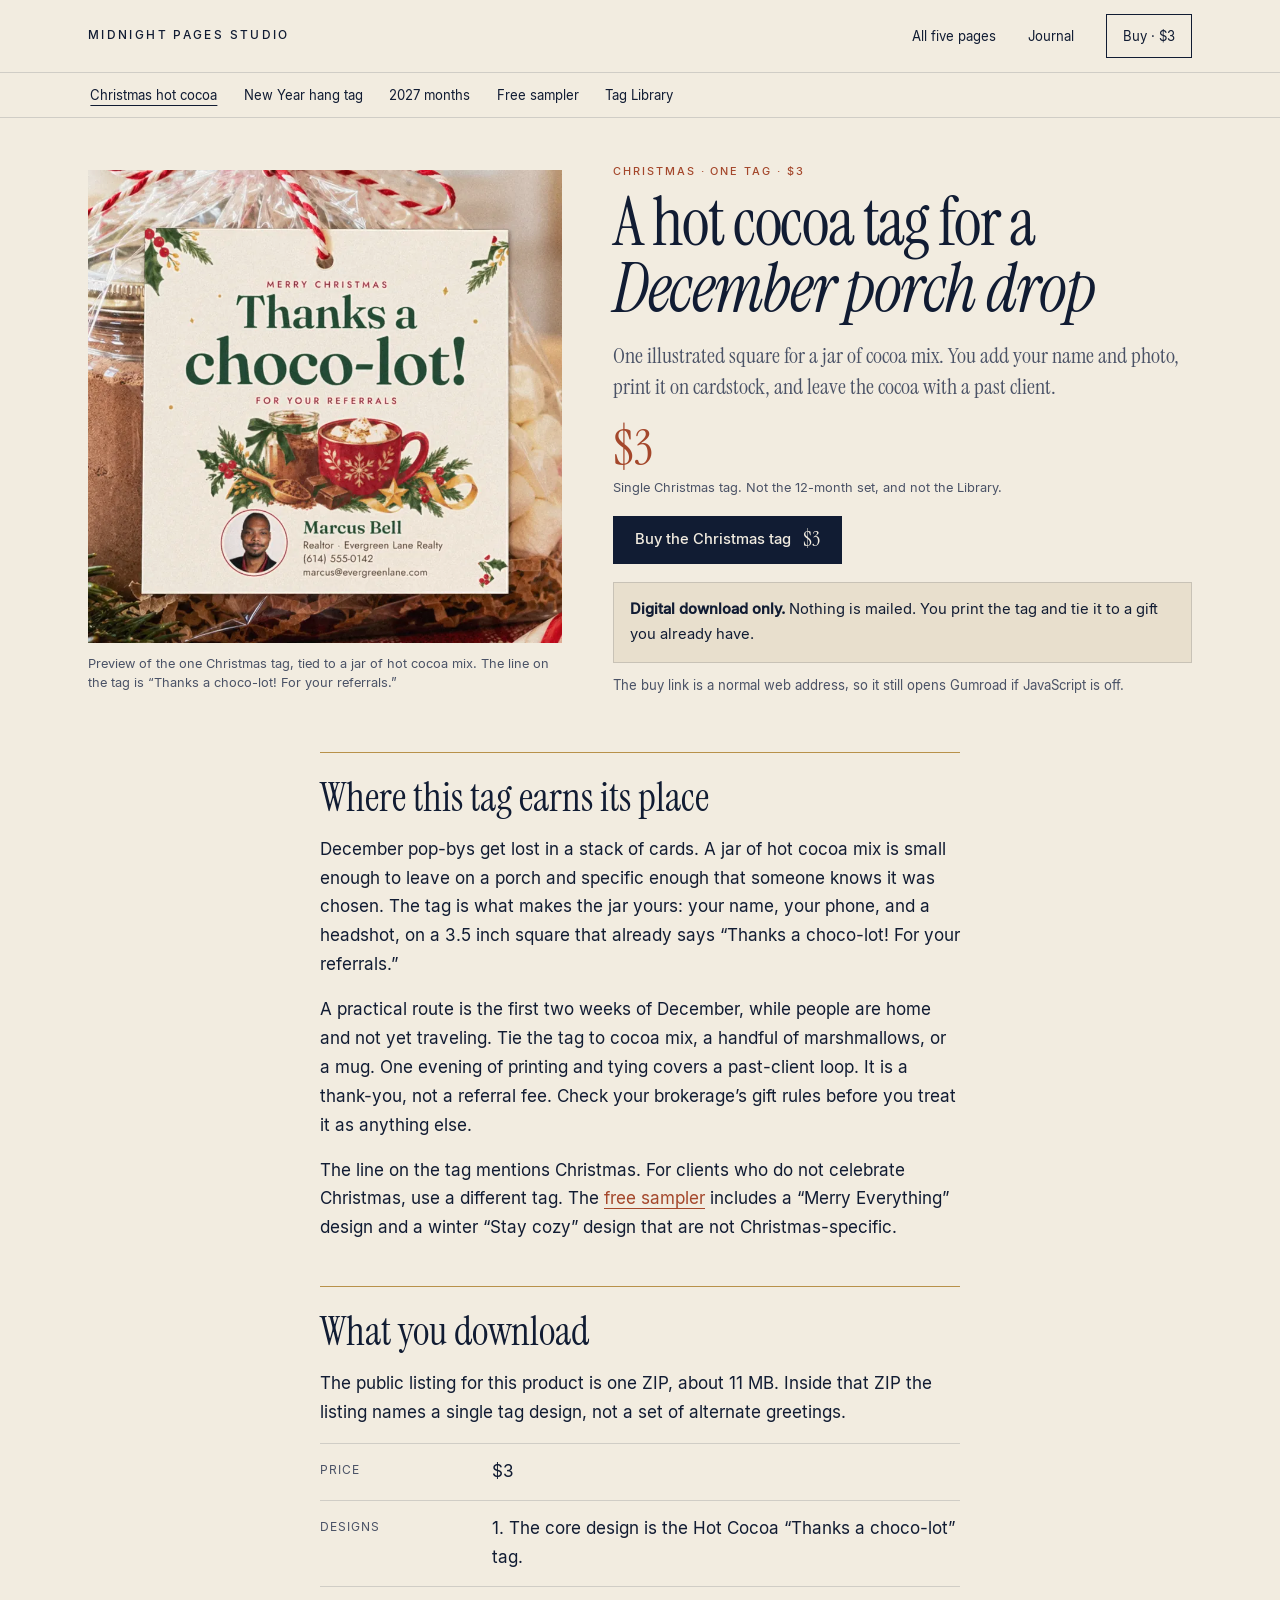
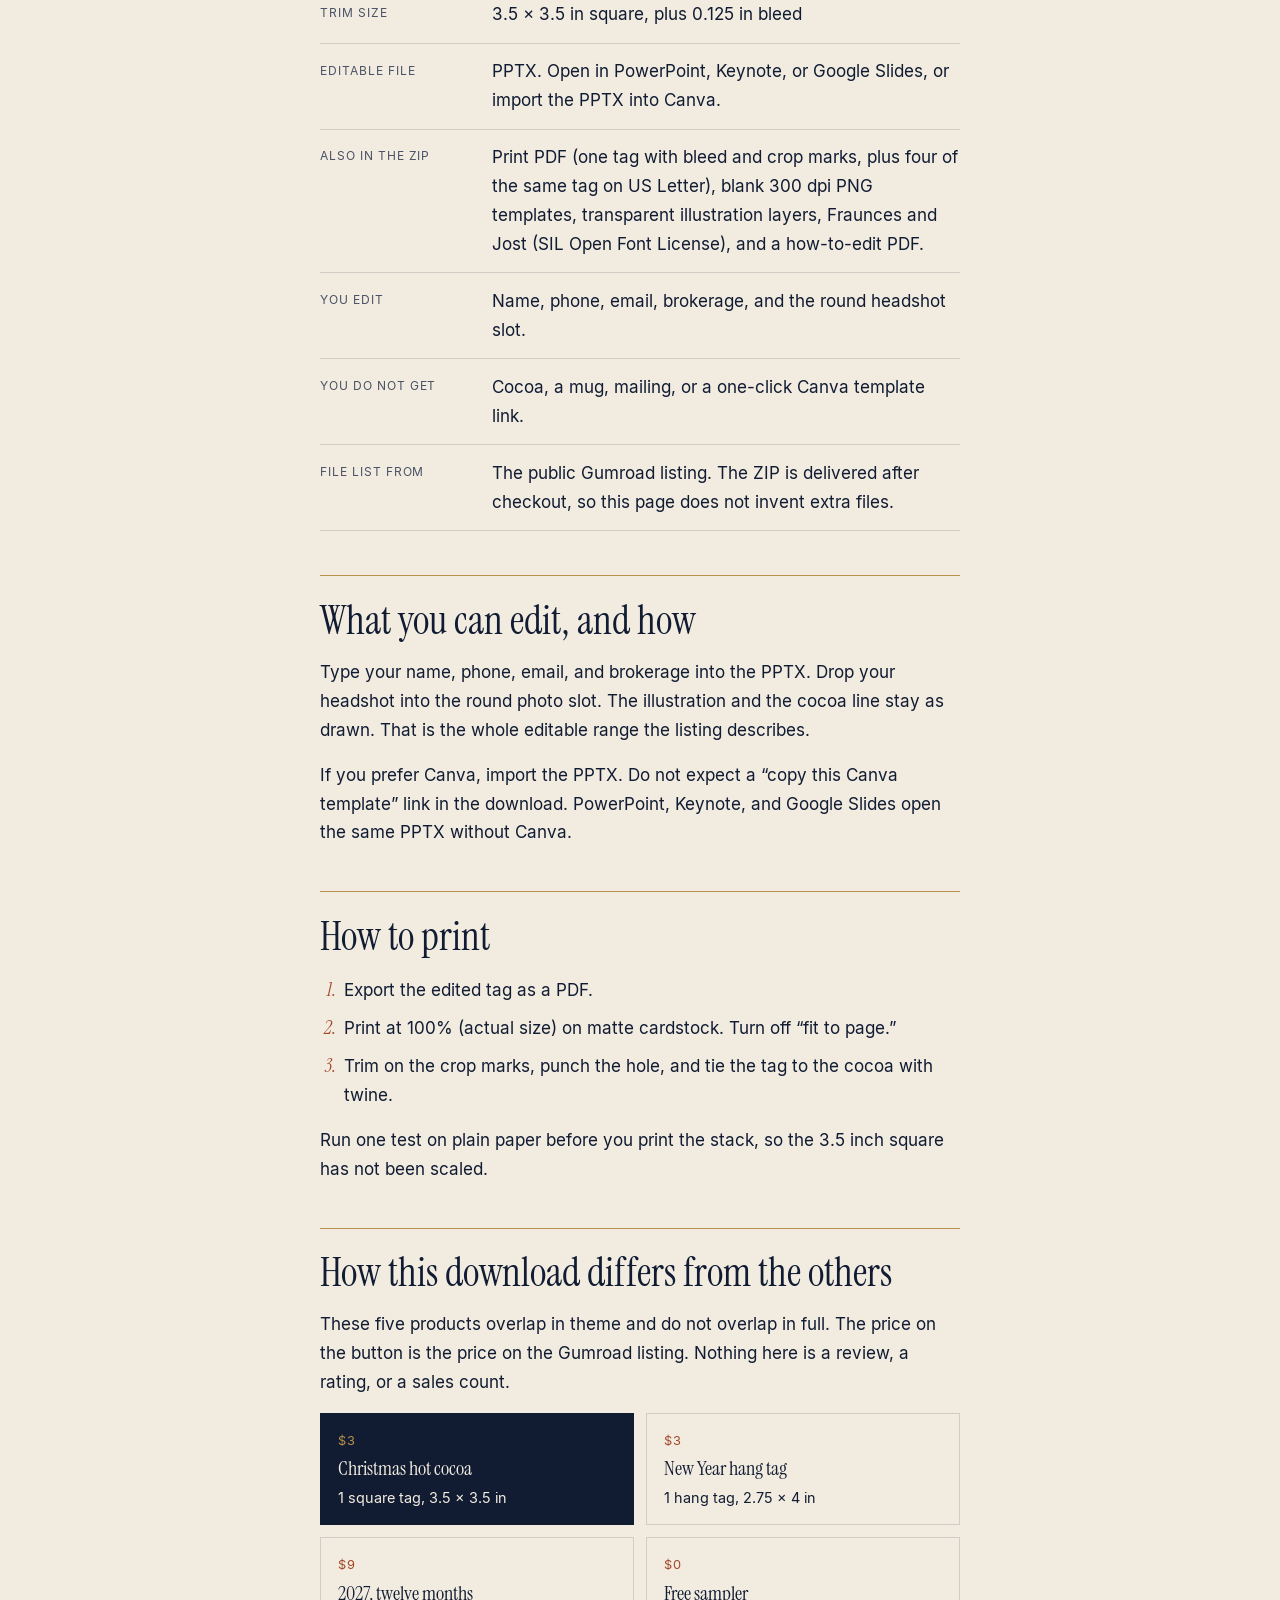
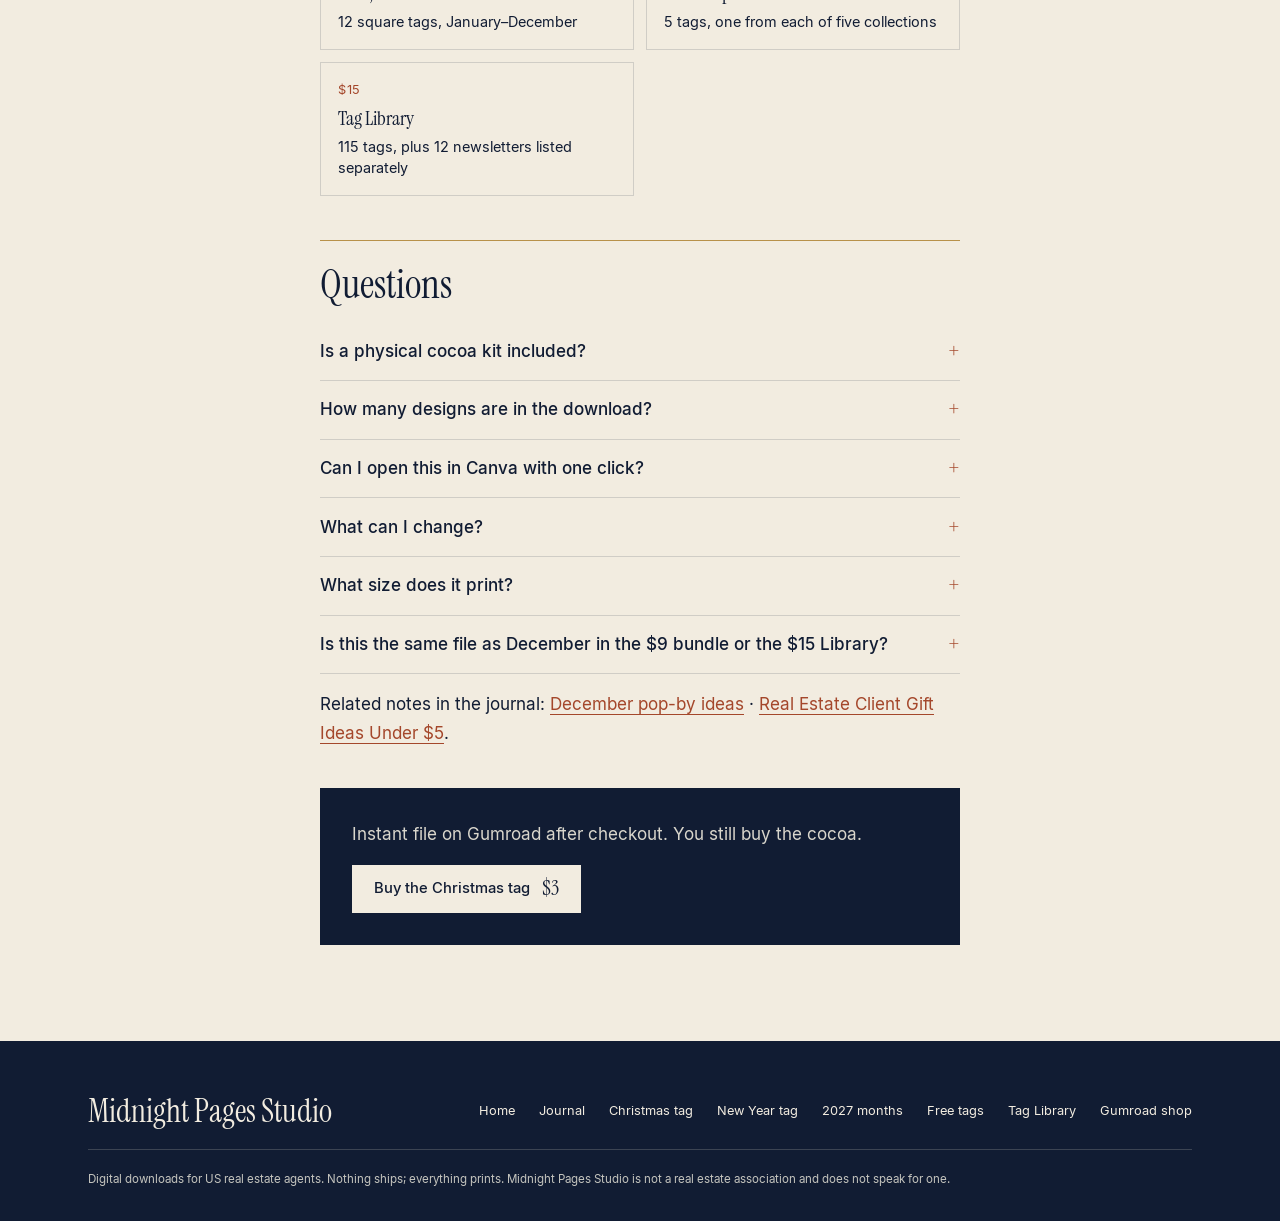
<file: christmas-pop-by-tags/index.html>
<!DOCTYPE html>
<html lang="en">
<head>
<meta charset="utf-8">
<script async src="https://www.googletagmanager.com/gtag/js?id=AW-18521268865"></script>
<script>
  window.dataLayer = window.dataLayer || [];
  function gtag(){dataLayer.push(arguments);}
  gtag('js', new Date());
  gtag('config', 'AW-18521268865');
</script>
<script src="../gads.js"></script>
<script defer src="../utm.js"></script>
<meta name="viewport" content="width=device-width, initial-scale=1">
<title>Christmas Hot Cocoa Gift Tag for Real Estate Agents | $3 Printable PPTX</title>
<meta name="description" content="One printable Christmas pop-by tag for real estate agents: “Thanks a choco-lot,” 3.5 × 3.5 in. Edit name and headshot in the PPTX, import into Canva if you want, print and tie it to cocoa. $3 digital download.">
<link rel="canonical" href="https://38763358.github.io/midnight-pages-studio/christmas-pop-by-tags/">
<meta name="theme-color" content="#111c33">
<link rel="icon" href="../favicon.svg" type="image/svg+xml">
<link rel="icon" href="../favicon-32.png" sizes="32x32" type="image/png">
<link rel="apple-touch-icon" href="../apple-touch-icon.png">
<meta property="og:type" content="website">
<meta property="og:site_name" content="Midnight Pages Studio">
<meta property="og:title" content="Christmas Hot Cocoa Gift Tag for Real Estate Agents | $3 Printable PPTX">
<meta property="og:description" content="One printable Christmas pop-by tag for real estate agents: “Thanks a choco-lot,” 3.5 × 3.5 in. Edit name and headshot in the PPTX, import into Canva if you want, print and tie it to cocoa. $3 digital download.">
<meta property="og:url" content="https://38763358.github.io/midnight-pages-studio/christmas-pop-by-tags/">
<meta property="og:image" content="https://38763358.github.io/midnight-pages-studio/img/seasonal/christmas-800.jpg">
<meta property="og:image:width" content="800">
<meta property="og:image:height" content="800">
<meta property="og:image:alt" content="Hot Cocoa Choco-lot pop-by tag: “Thanks a choco-lot” Christmas tag on a jar of hot cocoa mix">
<meta property="og:locale" content="en_US">
<meta name="twitter:card" content="summary_large_image">
<meta name="twitter:title" content="Christmas Hot Cocoa Gift Tag for Real Estate Agents | $3 Printable PPTX">
<meta name="twitter:description" content="One printable Christmas pop-by tag for real estate agents: “Thanks a choco-lot,” 3.5 × 3.5 in. Edit name and headshot in the PPTX, import into Canva if you want, print and tie it to cocoa. $3 digital download.">
<meta name="twitter:image" content="https://38763358.github.io/midnight-pages-studio/img/seasonal/christmas-800.jpg">
<meta name="twitter:image:alt" content="Hot Cocoa Choco-lot pop-by tag: “Thanks a choco-lot” Christmas tag on a jar of hot cocoa mix">
<link rel="preload" href="../fonts/InstrumentSerif-Regular.woff" as="font" type="font/woff" crossorigin>
<link rel="stylesheet" href="../blog.css">
<link rel="stylesheet" href="../landings.css">
<script type="application/ld+json">
{
 "@context": "https://schema.org",
 "@graph": [
  {
   "@type": "Product",
   "name": "Christmas Hot Cocoa Pop-By Tag",
   "description": "One printable Christmas pop-by tag for real estate agents: “Thanks a choco-lot,” 3.5 × 3.5 in. Edit name and headshot in the PPTX, import into Canva if you want, print and tie it to cocoa. $3 digital download.",
   "image": "https://38763358.github.io/midnight-pages-studio/img/seasonal/christmas-800.jpg",
   "brand": {
    "@type": "Brand",
    "name": "Midnight Pages Studio"
   },
   "sku": "christmas-pop-by-tag-choco-lot",
   "category": "Digital download",
   "offers": {
    "@type": "Offer",
    "url": "https://midnightpagesstudio.gumroad.com/l/christmas-pop-by-tag-choco-lot",
    "price": "3.00",
    "priceCurrency": "USD",
    "availability": "https://schema.org/InStock",
    "itemCondition": "https://schema.org/NewCondition"
   }
  },
  {
   "@type": "FAQPage",
   "mainEntity": [
    {
     "@type": "Question",
     "name": "Is a physical cocoa kit included?",
     "acceptedAnswer": {
      "@type": "Answer",
      "text": "No. This is a digital file. You print the tag and attach it to cocoa, marshmallows, or a mug that you buy yourself. Nothing is shipped."
     }
    },
    {
     "@type": "Question",
     "name": "How many designs are in the download?",
     "acceptedAnswer": {
      "@type": "Answer",
      "text": "One tag design. The print PDF includes that same design twice in layout: once as a single tag with bleed and crop marks, and once as four copies on a US Letter sheet. Those are print layouts, not four different designs."
     }
    },
    {
     "@type": "Question",
     "name": "Can I open this in Canva with one click?",
     "acceptedAnswer": {
      "@type": "Answer",
      "text": "No. There is no Canva template link. The editable file is a PPTX. Open it in PowerPoint, Keynote, or Google Slides, or import that PPTX into Canva."
     }
    },
    {
     "@type": "Question",
     "name": "What can I change?",
     "acceptedAnswer": {
      "@type": "Answer",
      "text": "The listing says you type your name, phone, email, and brokerage, and you add a headshot in the round photo slot. The illustration and the “Thanks a choco-lot” line are the design."
     }
    },
    {
     "@type": "Question",
     "name": "What size does it print?",
     "acceptedAnswer": {
      "@type": "Answer",
      "text": "3.5 × 3.5 inches, plus 0.125 inch bleed. Print at 100% on matte cardstock, then trim, punch, and add twine."
     }
    },
    {
     "@type": "Question",
     "name": "Is this the same file as December in the $9 bundle or the $15 Library?",
     "acceptedAnswer": {
      "@type": "Answer",
      "text": "Those are separate Gumroad products. The 12-month bundle lists a December tag with the same line and the same published trim size, 3.5 × 3.5 inches. The Library lists this Christmas tag as one of its six seasonal tags. This $3 listing is only the Christmas tag."
     }
    }
   ]
  },
  {
   "@type": "BreadcrumbList",
   "itemListElement": [
    {
     "@type": "ListItem",
     "position": 1,
     "name": "Home",
     "item": "https://38763358.github.io/midnight-pages-studio/"
    },
    {
     "@type": "ListItem",
     "position": 2,
     "name": "Christmas hot cocoa tag",
     "item": "https://38763358.github.io/midnight-pages-studio/christmas-pop-by-tags/"
    }
   ]
  }
 ]
}
</script>
</head>
<body>
<a class="b-skip" href="#main">Skip to content</a>
<header class="b-mast">
 <div class="b-wrap b-mast__row">
  <a class="b-wordmark" href="../">MIDNIGHT PAGES STUDIO</a>
  <nav aria-label="Primary"><ul class="b-nav">
   <li><a href="../#scenes">All five pages</a></li>
   <li><a href="../blog/">Journal</a></li>
   <li><a class="b-nav__buy" data-utm-default href="https://midnightpagesstudio.gumroad.com/l/christmas-pop-by-tag-choco-lot?utm_source=github_pages&amp;utm_medium=organic&amp;utm_campaign=evergreen_landing_2026_11&amp;utm_content=christmas-pop-by-tags">Buy · $3</a></li>
  </ul></nav>
 </div>
</header>
<nav class="lp-sub" aria-label="Pop-by pages"><div class="b-wrap"><ul>
<li><a href="../christmas-pop-by-tags/" aria-current="page">Christmas hot cocoa</a></li><li><a href="../new-year-pop-by-tags/">New Year hang tag</a></li><li><a href="../2027-monthly-pop-by-tags/">2027 months</a></li><li><a href="../free-pop-by-tags/">Free sampler</a></li><li><a href="../pop-by-tag-library/">Tag Library</a></li>
</ul></div></nav>
<main id="main">
 <header class="b-wrap lp-hero">
  <figure>
   <picture>
<source type="image/webp" srcset="../img/seasonal/christmas-480.webp 480w, ../img/seasonal/christmas-800.webp 800w" sizes="(min-width: 52rem) 34rem, 100vw">
<img src="../img/seasonal/christmas-800.jpg" srcset="../img/seasonal/christmas-480.jpg 480w, ../img/seasonal/christmas-800.jpg 800w" sizes="(min-width: 52rem) 34rem, 100vw" width="800" height="800" alt="Hot Cocoa Choco-lot pop-by tag: “Thanks a choco-lot” Christmas tag on a jar of hot cocoa mix" fetchpriority="high" decoding="async">
</picture>
   <figcaption>Preview of the one Christmas tag, tied to a jar of hot cocoa mix. The line on the tag is “Thanks a choco-lot! For your referrals.”</figcaption>
  </figure>
  <div>
   <p class="lp-kicker">Christmas · one tag · $3</p>
   <h1>A hot cocoa tag for a <em>December porch drop</em></h1>
   <p class="lp-dek">One illustrated square for a jar of cocoa mix. You add your name and photo, print it on cardstock, and leave the cocoa with a past client.</p>
   <p class="lp-price">$3<small>Single Christmas tag. Not the 12-month set, and not the Library.</small></p>
   <a class="lp-buy" data-utm-default href="https://midnightpagesstudio.gumroad.com/l/christmas-pop-by-tag-choco-lot?utm_source=github_pages&amp;utm_medium=organic&amp;utm_campaign=evergreen_landing_2026_11&amp;utm_content=christmas-pop-by-tags">Buy the Christmas tag <span class="lp-buy__price">$3</span></a>
   <p class="lp-banner"><strong>Digital download only.</strong> Nothing is mailed. You print the tag and tie it to a gift you already have.</p>
   <p class="lp-fine">The buy link is a normal web address, so it still opens Gumroad if JavaScript is off.</p>
  </div>
 </header>
 <article class="b-wrap b-prose lp-prose">

<h2>Where this tag earns its place</h2>
<p>December pop-bys get lost in a stack of cards. A jar of hot cocoa mix is small enough to leave on a porch and specific enough that someone knows it was chosen. The tag is what makes the jar yours: your name, your phone, and a headshot, on a 3.5 inch square that already says “Thanks a choco-lot! For your referrals.”</p>
<p>A practical route is the first two weeks of December, while people are home and not yet traveling. Tie the tag to cocoa mix, a handful of marshmallows, or a mug. One evening of printing and tying covers a past-client loop. It is a thank-you, not a referral fee. Check your brokerage’s gift rules before you treat it as anything else.</p>
<p>The line on the tag mentions Christmas. For clients who do not celebrate Christmas, use a different tag. The <a href="../free-pop-by-tags/">free sampler</a> includes a “Merry Everything” design and a winter “Stay cozy” design that are not Christmas-specific.</p>
<h2>What you download</h2>
<p>The public listing for this product is one ZIP, about 11 MB. Inside that ZIP the listing names a single tag design, not a set of alternate greetings.</p>
<dl class="lp-spec">
<div><dt>Price</dt><dd>$3</dd></div>
<div><dt>Designs</dt><dd>1. The core design is the Hot Cocoa “Thanks a choco-lot” tag.</dd></div>
<div><dt>Trim size</dt><dd>3.5 × 3.5 in square, plus 0.125 in bleed</dd></div>
<div><dt>Editable file</dt><dd>PPTX. Open in PowerPoint, Keynote, or Google Slides, or import the PPTX into Canva.</dd></div>
<div><dt>Also in the ZIP</dt><dd>Print PDF (one tag with bleed and crop marks, plus four of the same tag on US Letter), blank 300 dpi PNG templates, transparent illustration layers, Fraunces and Jost (SIL Open Font License), and a how-to-edit PDF.</dd></div>
<div><dt>You edit</dt><dd>Name, phone, email, brokerage, and the round headshot slot.</dd></div>
<div><dt>You do not get</dt><dd>Cocoa, a mug, mailing, or a one-click Canva template link.</dd></div>
<div><dt>File list from</dt><dd>The public Gumroad listing. The ZIP is delivered after checkout, so this page does not invent extra files.</dd></div>
</dl>
<h2>What you can edit, and how</h2>
<p>Type your name, phone, email, and brokerage into the PPTX. Drop your headshot into the round photo slot. The illustration and the cocoa line stay as drawn. That is the whole editable range the listing describes.</p>
<p>If you prefer Canva, import the PPTX. Do not expect a “copy this Canva template” link in the download. PowerPoint, Keynote, and Google Slides open the same PPTX without Canva.</p>
<h2>How to print</h2>
<ol>
<li>Export the edited tag as a PDF.</li>
<li>Print at 100% (actual size) on matte cardstock. Turn off “fit to page.”</li>
<li>Trim on the crop marks, punch the hole, and tie the tag to the cocoa with twine.</li>
</ol>
<p>Run one test on plain paper before you print the stack, so the 3.5 inch square has not been scaled.</p>

<h2>How this download differs from the others</h2>
<p>These five products overlap in theme and do not overlap in full. The price on the button is the price on the Gumroad listing. Nothing here is a review, a rating, or a sales count.</p>
<ul class="lp-which">
<li><span aria-current="page"><em>$3</em><strong>Christmas hot cocoa</strong><p>1 square tag, 3.5 × 3.5 in</p></span></li>
<li><a href="../new-year-pop-by-tags/"><em>$3</em><strong>New Year hang tag</strong><p>1 hang tag, 2.75 × 4 in</p></a></li>
<li><a href="../2027-monthly-pop-by-tags/"><em>$9</em><strong>2027, twelve months</strong><p>12 square tags, January–December</p></a></li>
<li><a href="../free-pop-by-tags/"><em>$0</em><strong>Free sampler</strong><p>5 tags, one from each of five collections</p></a></li>
<li><a href="../pop-by-tag-library/"><em>$15</em><strong>Tag Library</strong><p>115 tags, plus 12 newsletters listed separately</p></a></li>
</ul>
<h2>Questions</h2>
<div class="lp-faq">
<details name="faq">
<summary>Is a physical cocoa kit included?</summary>
<p>No. This is a digital file. You print the tag and attach it to cocoa, marshmallows, or a mug that you buy yourself. Nothing is shipped.</p>
</details>
<details name="faq">
<summary>How many designs are in the download?</summary>
<p>One tag design. The print PDF includes that same design twice in layout: once as a single tag with bleed and crop marks, and once as four copies on a US Letter sheet. Those are print layouts, not four different designs.</p>
</details>
<details name="faq">
<summary>Can I open this in Canva with one click?</summary>
<p>No. There is no Canva template link. The editable file is a PPTX. Open it in PowerPoint, Keynote, or Google Slides, or import that PPTX into Canva.</p>
</details>
<details name="faq">
<summary>What can I change?</summary>
<p>The listing says you type your name, phone, email, and brokerage, and you add a headshot in the round photo slot. The illustration and the “Thanks a choco-lot” line are the design.</p>
</details>
<details name="faq">
<summary>What size does it print?</summary>
<p>3.5 × 3.5 inches, plus 0.125 inch bleed. Print at 100% on matte cardstock, then trim, punch, and add twine.</p>
</details>
<details name="faq">
<summary>Is this the same file as December in the $9 bundle or the $15 Library?</summary>
<p>Those are separate Gumroad products. The 12-month bundle lists a December tag with the same line and the same published trim size, 3.5 × 3.5 inches. The Library lists this Christmas tag as one of its six seasonal tags. This $3 listing is only the Christmas tag.</p>
</details>
</div>
<p>Related notes in the journal: <a href="../blog/holiday-pop-by-ideas-for-realtors/">December pop-by ideas</a> · <a href="../blog/pop-by-gift-ideas-under-5-dollars/">Real Estate Client Gift Ideas Under $5</a>.</p>
  <div class="lp-end">
   <p>Instant file on Gumroad after checkout. You still buy the cocoa.</p>
   <a class="lp-buy" data-utm-default href="https://midnightpagesstudio.gumroad.com/l/christmas-pop-by-tag-choco-lot?utm_source=github_pages&amp;utm_medium=organic&amp;utm_campaign=evergreen_landing_2026_11&amp;utm_content=christmas-pop-by-tags">Buy the Christmas tag <span class="lp-buy__price">$3</span></a>
  </div>
 </article>
</main>
<footer class="b-foot"><div class="b-wrap b-foot__row">
 <p class="b-foot__mark">Midnight Pages Studio</p>
 <ul class="b-foot__links"><li><a href="../">Home</a></li><li><a href="../blog/">Journal</a></li><li><a href="../christmas-pop-by-tags/">Christmas tag</a></li><li><a href="../new-year-pop-by-tags/">New Year tag</a></li><li><a href="../2027-monthly-pop-by-tags/">2027 months</a></li><li><a href="../free-pop-by-tags/">Free tags</a></li><li><a href="../pop-by-tag-library/">Tag Library</a></li><li><a href="https://midnightpagesstudio.gumroad.com">Gumroad shop</a></li></ul>
 <p class="b-foot__fine">Digital downloads for US real estate agents. Nothing ships; everything prints. Midnight Pages Studio is not a real estate association and does not speak for one.</p>
</div></footer>
</body>
</html>
</file>
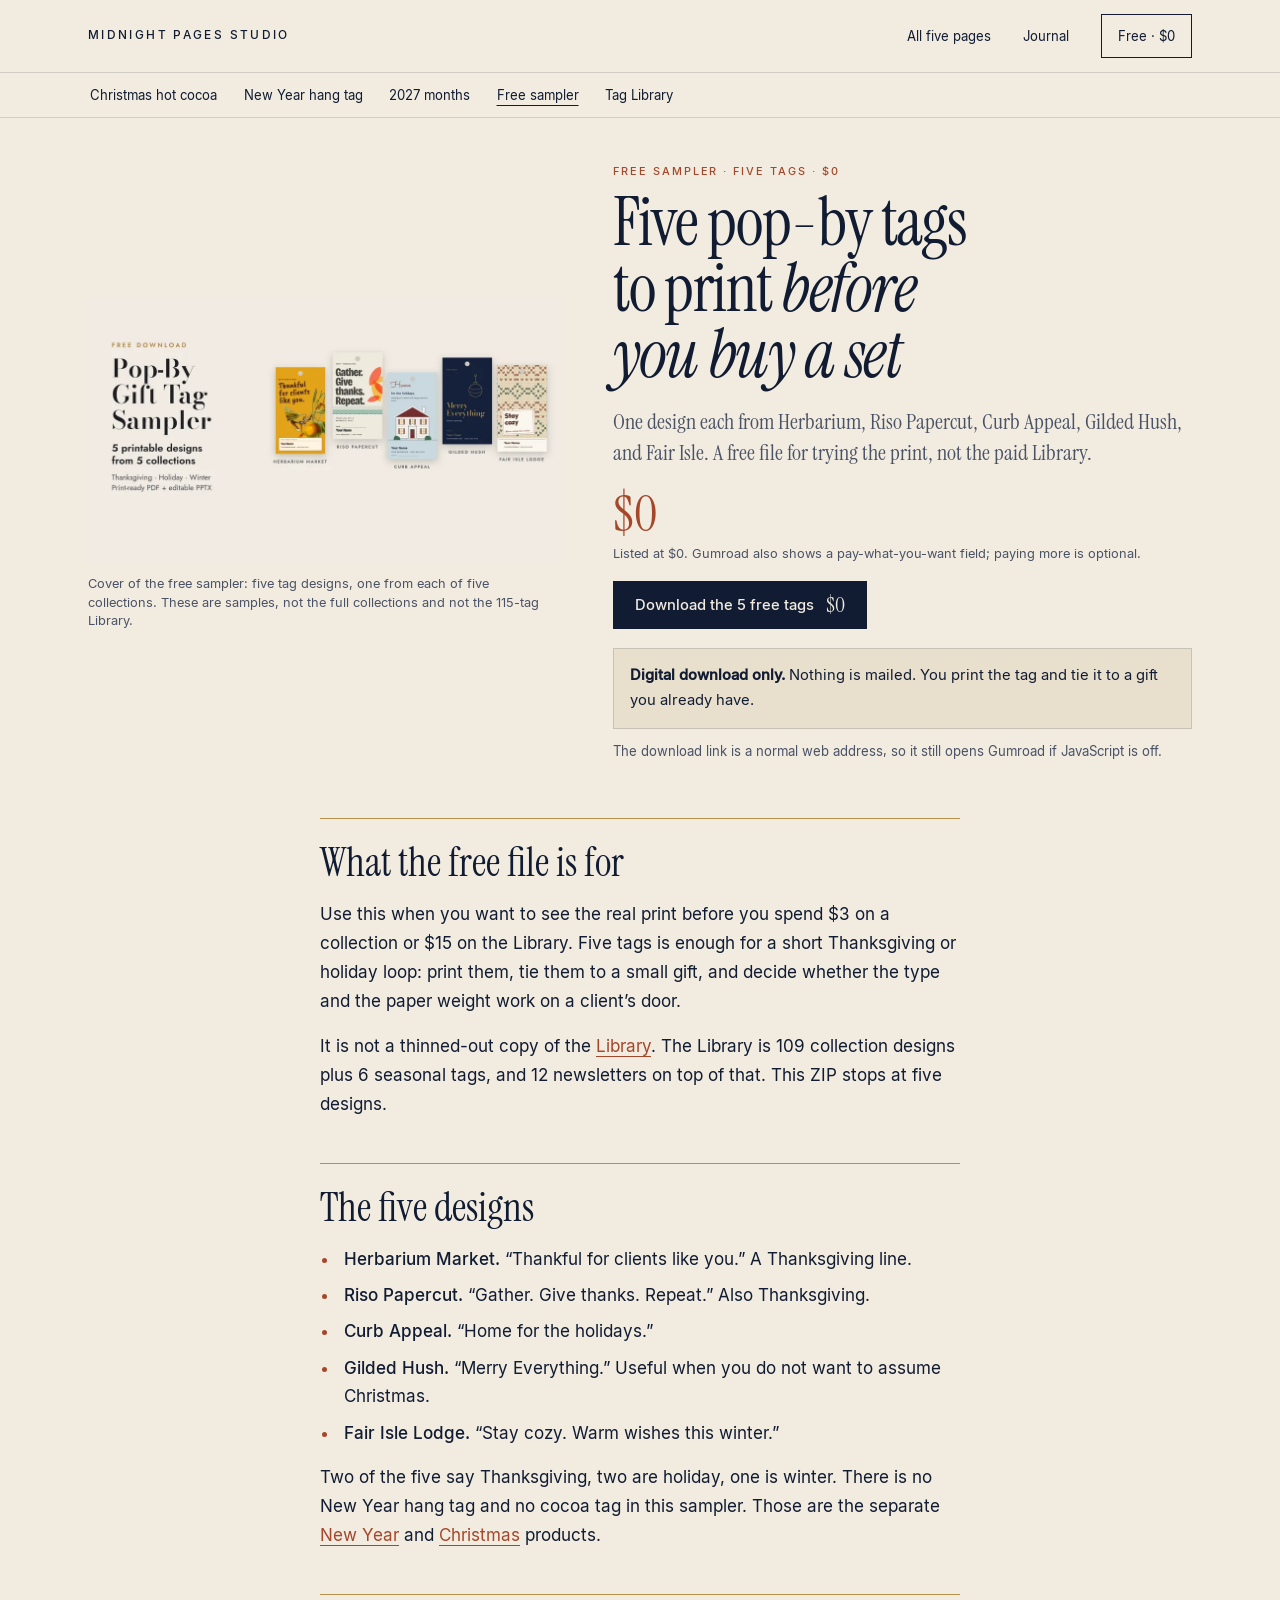
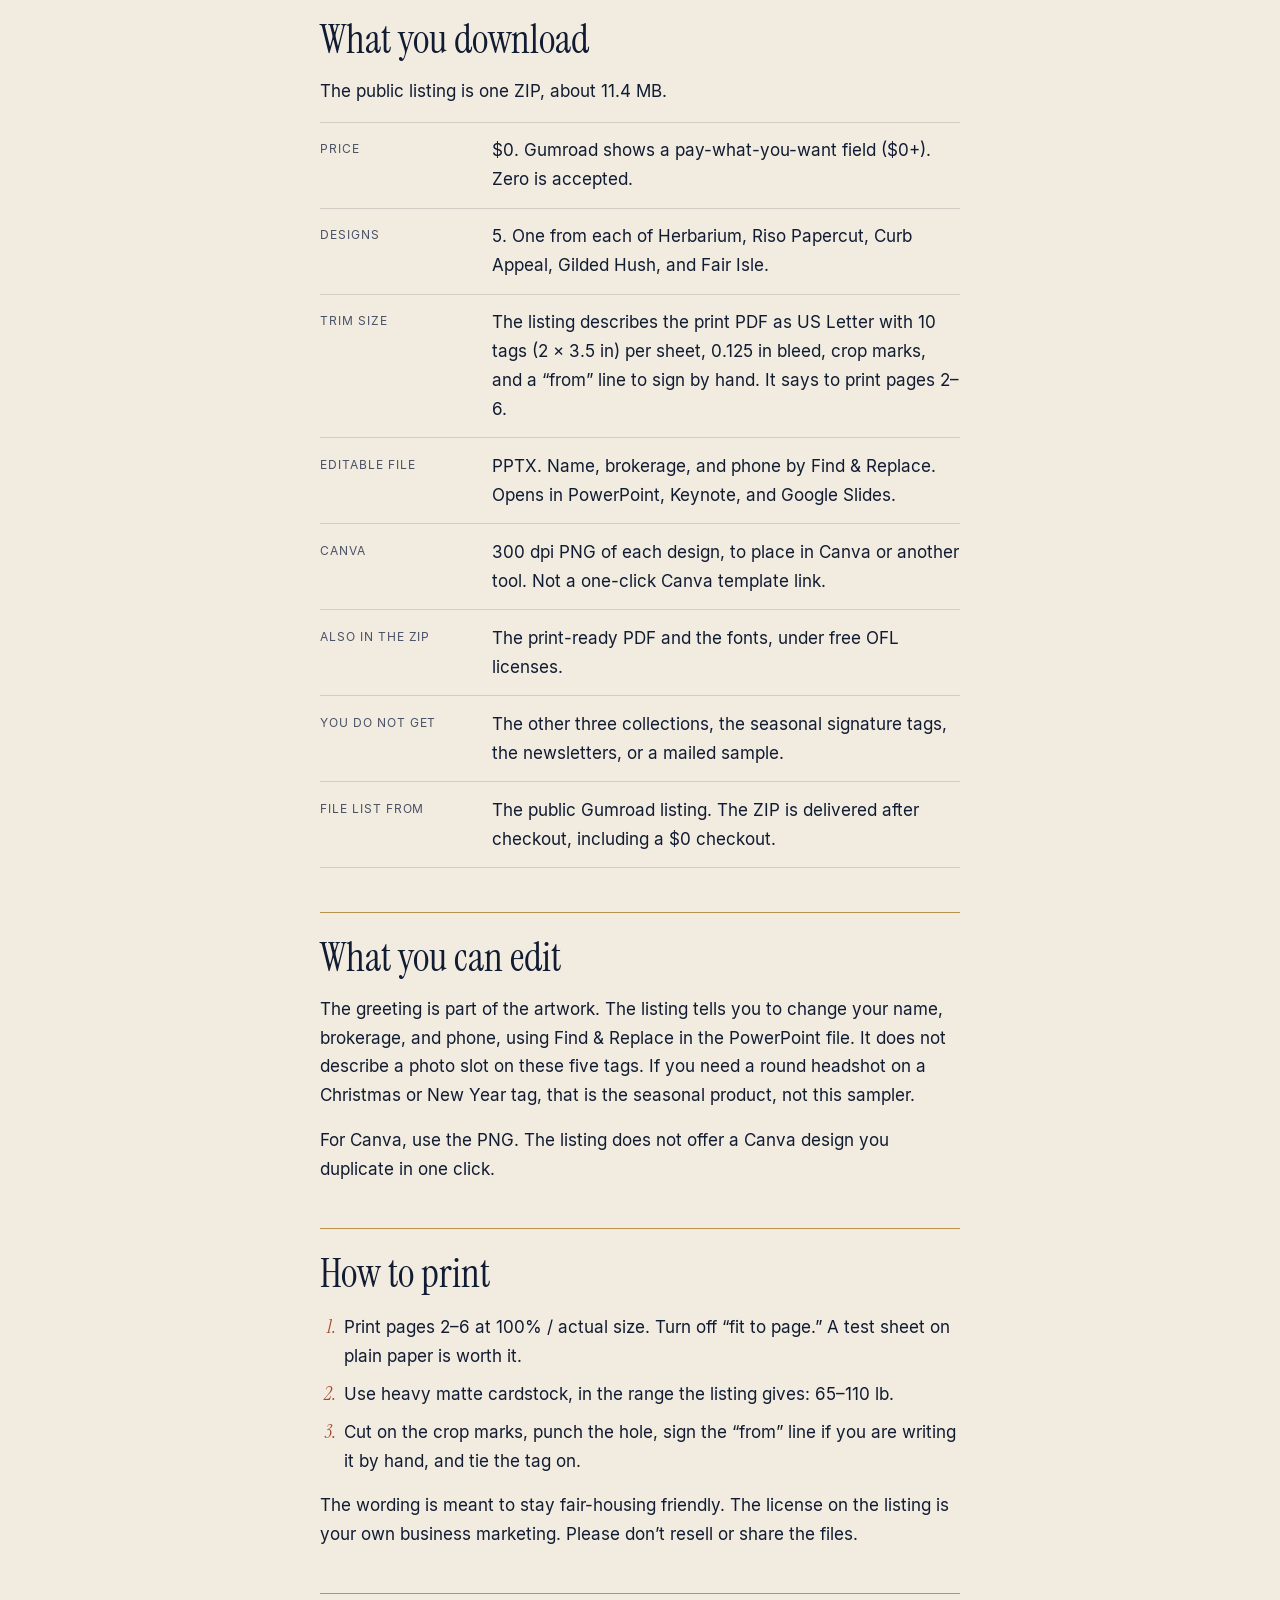
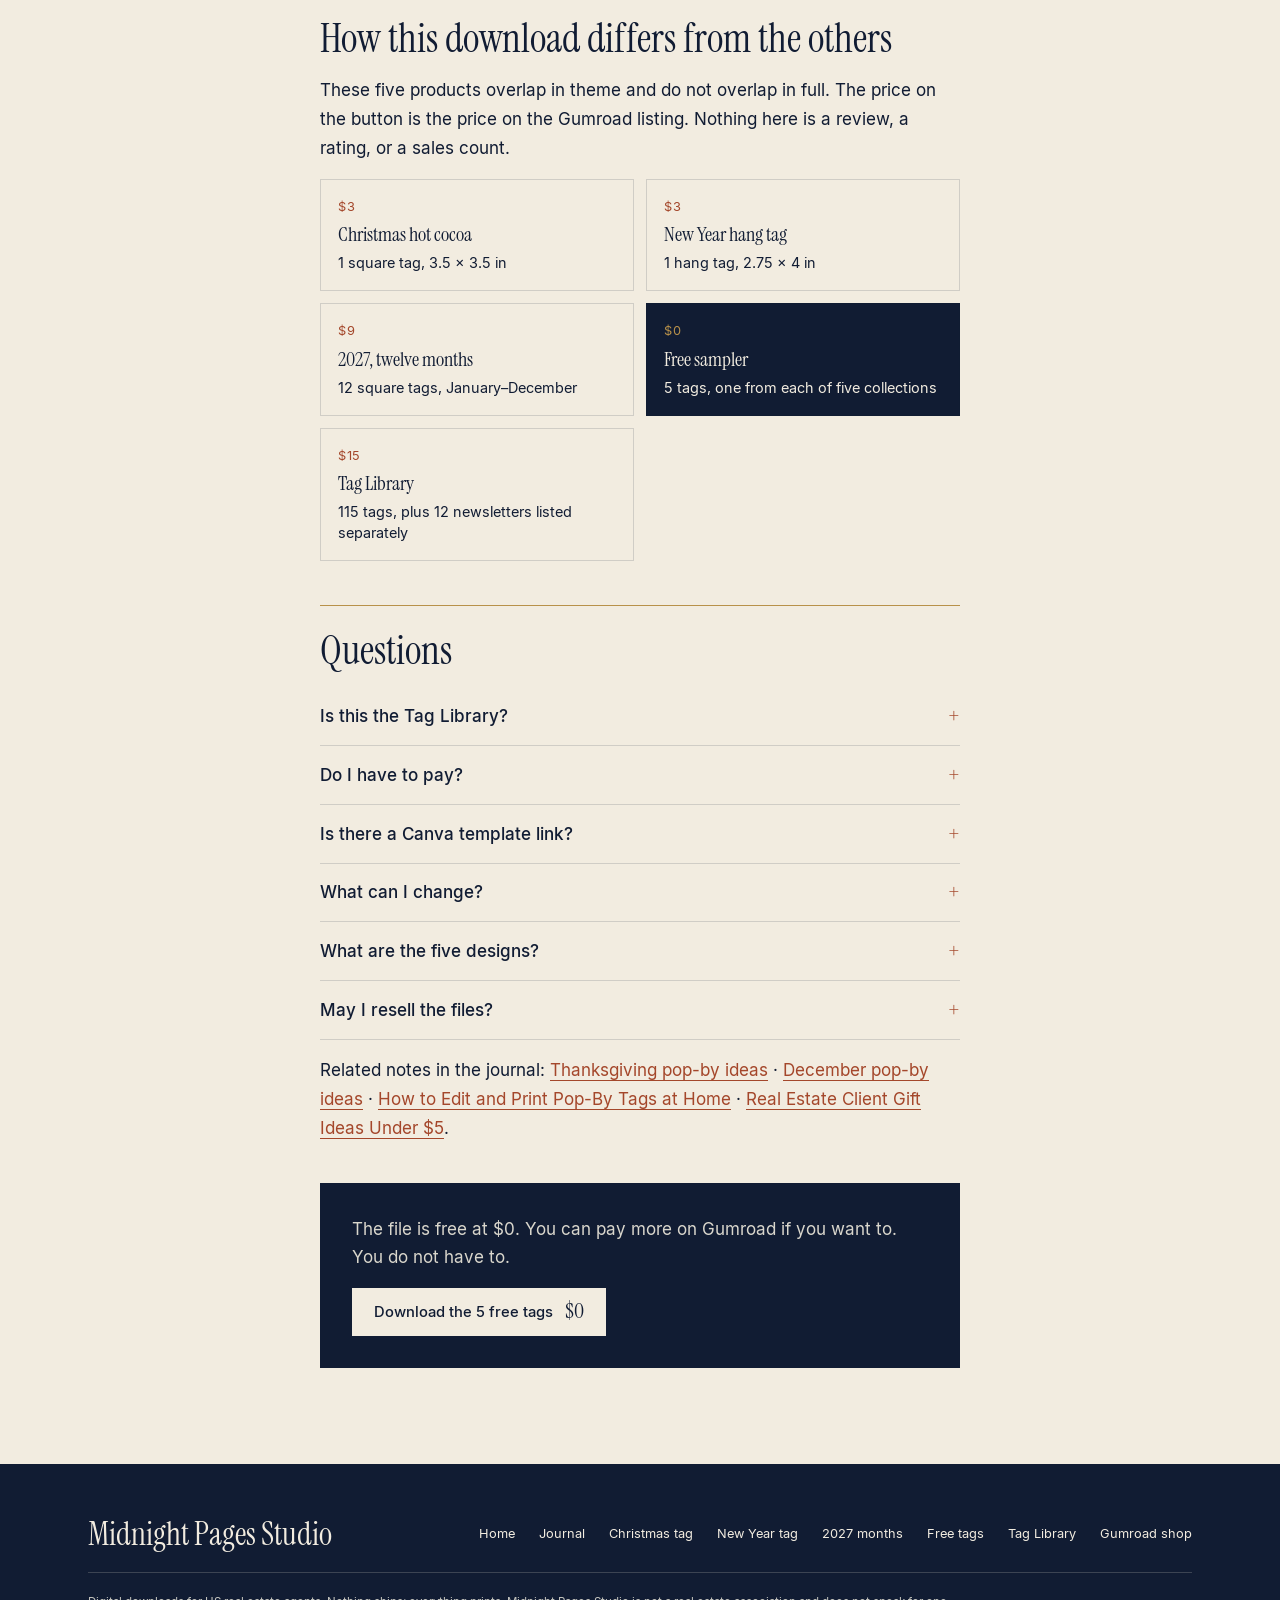
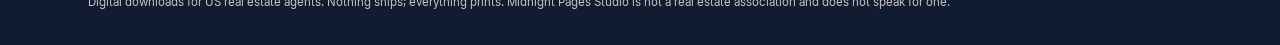
<file: free-pop-by-tags/index.html>
<!DOCTYPE html>
<html lang="en">
<head>
<meta charset="utf-8">
<script async src="https://www.googletagmanager.com/gtag/js?id=AW-18521268865"></script>
<script>
  window.dataLayer = window.dataLayer || [];
  function gtag(){dataLayer.push(arguments);}
  gtag('js', new Date());
  gtag('config', 'AW-18521268865');
</script>
<script src="../gads.js"></script>
<script defer src="../utm.js"></script>
<meta name="viewport" content="width=device-width, initial-scale=1">
<title>Free Pop-By Gift Tags for Real Estate Agents | 5 Printable Samples</title>
<meta name="description" content="Five free printable pop-by tags for real estate agents, one design from each of five collections. Edit your name in the PPTX or place the PNG in Canva. $0 digital download. This is not the 115-tag Library.">
<link rel="canonical" href="https://38763358.github.io/midnight-pages-studio/free-pop-by-tags/">
<meta name="theme-color" content="#111c33">
<link rel="icon" href="../favicon.svg" type="image/svg+xml">
<link rel="icon" href="../favicon-32.png" sizes="32x32" type="image/png">
<link rel="apple-touch-icon" href="../apple-touch-icon.png">
<meta property="og:type" content="website">
<meta property="og:site_name" content="Midnight Pages Studio">
<meta property="og:title" content="Free Pop-By Gift Tags for Real Estate Agents | 5 Printable Samples">
<meta property="og:description" content="Five free printable pop-by tags for real estate agents, one design from each of five collections. Edit your name in the PPTX or place the PNG in Canva. $0 digital download. This is not the 115-tag Library.">
<meta property="og:url" content="https://38763358.github.io/midnight-pages-studio/free-pop-by-tags/">
<meta property="og:image" content="https://38763358.github.io/midnight-pages-studio/img/free-tags-960.jpg">
<meta property="og:image:width" content="960">
<meta property="og:image:height" content="540">
<meta property="og:image:alt" content="Cover of the free Pop-By Gift Tag Sampler: five printable tag designs from five collections">
<meta property="og:locale" content="en_US">
<meta name="twitter:card" content="summary_large_image">
<meta name="twitter:title" content="Free Pop-By Gift Tags for Real Estate Agents | 5 Printable Samples">
<meta name="twitter:description" content="Five free printable pop-by tags for real estate agents, one design from each of five collections. Edit your name in the PPTX or place the PNG in Canva. $0 digital download. This is not the 115-tag Library.">
<meta name="twitter:image" content="https://38763358.github.io/midnight-pages-studio/img/free-tags-960.jpg">
<meta name="twitter:image:alt" content="Cover of the free Pop-By Gift Tag Sampler: five printable tag designs from five collections">
<link rel="preload" href="../fonts/InstrumentSerif-Regular.woff" as="font" type="font/woff" crossorigin>
<link rel="stylesheet" href="../blog.css">
<link rel="stylesheet" href="../landings.css">
<script type="application/ld+json">
{
 "@context": "https://schema.org",
 "@graph": [
  {
   "@type": "Product",
   "name": "Free Pop-By Gift Tag Sampler",
   "description": "Five free printable pop-by tags for real estate agents, one design from each of five collections. Edit your name in the PPTX or place the PNG in Canva. $0 digital download. This is not the 115-tag Library.",
   "image": "https://38763358.github.io/midnight-pages-studio/img/free-tags-960.jpg",
   "brand": {
    "@type": "Brand",
    "name": "Midnight Pages Studio"
   },
   "sku": "free-pop-by-gift-tags",
   "category": "Digital download",
   "offers": {
    "@type": "Offer",
    "url": "https://midnightpagesstudio.gumroad.com/l/free-pop-by-gift-tags",
    "price": "0.00",
    "priceCurrency": "USD",
    "availability": "https://schema.org/InStock",
    "itemCondition": "https://schema.org/NewCondition"
   }
  },
  {
   "@type": "FAQPage",
   "mainEntity": [
    {
     "@type": "Question",
     "name": "Is this the Tag Library?",
     "acceptedAnswer": {
      "@type": "Answer",
      "text": "No. This sampler is five designs, at $0. The Library is 115 tag designs plus 12 newsletters, at $15. The five free tags are one design from each of five collections, not the full collection and not the other three collections (Postmark, Chalk Talk, and Gingham Kitchen)."
     }
    },
    {
     "@type": "Question",
     "name": "Do I have to pay?",
     "acceptedAnswer": {
      "@type": "Answer",
      "text": "The price is $0. Gumroad’s page shows $0+ and a box where you can name a higher amount. You can check out at zero. This site does not change that price."
     }
    },
    {
     "@type": "Question",
     "name": "Is there a Canva template link?",
     "acceptedAnswer": {
      "@type": "Answer",
      "text": "No. The listing includes an editable PPTX for PowerPoint, Keynote, and Google Slides, and a 300 dpi PNG of each design for Canva or other tools. Placing a PNG in Canva is not the same as a one-click Canva template."
     }
    },
    {
     "@type": "Question",
     "name": "What can I change?",
     "acceptedAnswer": {
      "@type": "Answer",
      "text": "Your name, brokerage, and phone, with Find and Replace in the PPTX. The listing says the main greeting is part of each design. It does not list a headshot slot on these five tags."
     }
    },
    {
     "@type": "Question",
     "name": "What are the five designs?",
     "acceptedAnswer": {
      "@type": "Answer",
      "text": "Herbarium Market: “Thankful for clients like you.” Riso Papercut: “Gather. Give thanks. Repeat.” Curb Appeal: “Home for the holidays.” Gilded Hush: “Merry Everything.” Fair Isle Lodge: “Stay cozy. Warm wishes this winter.”"
     }
    },
    {
     "@type": "Question",
     "name": "May I resell the files?",
     "acceptedAnswer": {
      "@type": "Answer",
      "text": "The listing says the tags are free for your own business marketing, and asks you not to resell or share the files."
     }
    }
   ]
  },
  {
   "@type": "BreadcrumbList",
   "itemListElement": [
    {
     "@type": "ListItem",
     "position": 1,
     "name": "Home",
     "item": "https://38763358.github.io/midnight-pages-studio/"
    },
    {
     "@type": "ListItem",
     "position": 2,
     "name": "Free pop-by tags",
     "item": "https://38763358.github.io/midnight-pages-studio/free-pop-by-tags/"
    }
   ]
  }
 ]
}
</script>
</head>
<body>
<a class="b-skip" href="#main">Skip to content</a>
<header class="b-mast">
 <div class="b-wrap b-mast__row">
  <a class="b-wordmark" href="../">MIDNIGHT PAGES STUDIO</a>
  <nav aria-label="Primary"><ul class="b-nav">
   <li><a href="../#scenes">All five pages</a></li>
   <li><a href="../blog/">Journal</a></li>
   <li><a class="b-nav__buy" data-utm-default href="https://midnightpagesstudio.gumroad.com/l/free-pop-by-gift-tags?utm_source=github_pages&amp;utm_medium=organic&amp;utm_campaign=evergreen_landing_2026_11&amp;utm_content=free-pop-by-tags">Free · $0</a></li>
  </ul></nav>
 </div>
</header>
<nav class="lp-sub" aria-label="Pop-by pages"><div class="b-wrap"><ul>
<li><a href="../christmas-pop-by-tags/">Christmas hot cocoa</a></li><li><a href="../new-year-pop-by-tags/">New Year hang tag</a></li><li><a href="../2027-monthly-pop-by-tags/">2027 months</a></li><li><a href="../free-pop-by-tags/" aria-current="page">Free sampler</a></li><li><a href="../pop-by-tag-library/">Tag Library</a></li>
</ul></div></nav>
<main id="main">
 <header class="b-wrap lp-hero lp-hero--wide">
  <figure>
   <picture>
<source type="image/webp" srcset="../img/free-tags-480.webp 480w, ../img/free-tags-960.webp 960w" sizes="(min-width: 52rem) 34rem, 100vw">
<img src="../img/free-tags-960.jpg" srcset="../img/free-tags-480.jpg 480w, ../img/free-tags-960.jpg 960w" sizes="(min-width: 52rem) 34rem, 100vw" width="960" height="540" alt="Cover of the free Pop-By Gift Tag Sampler: five printable tag designs from five collections" fetchpriority="high" decoding="async">
</picture>
   <figcaption>Cover of the free sampler: five tag designs, one from each of five collections. These are samples, not the full collections and not the 115-tag Library.</figcaption>
  </figure>
  <div>
   <p class="lp-kicker">Free sampler · five tags · $0</p>
   <h1>Five pop-by tags to print <em>before you buy a set</em></h1>
   <p class="lp-dek">One design each from Herbarium, Riso Papercut, Curb Appeal, Gilded Hush, and Fair Isle. A free file for trying the print, not the paid Library.</p>
   <p class="lp-price">$0<small>Listed at $0. Gumroad also shows a pay-what-you-want field; paying more is optional.</small></p>
   <a class="lp-buy" data-utm-default href="https://midnightpagesstudio.gumroad.com/l/free-pop-by-gift-tags?utm_source=github_pages&amp;utm_medium=organic&amp;utm_campaign=evergreen_landing_2026_11&amp;utm_content=free-pop-by-tags">Download the 5 free tags <span class="lp-buy__price">$0</span></a>
   <p class="lp-banner"><strong>Digital download only.</strong> Nothing is mailed. You print the tag and tie it to a gift you already have.</p>
   <p class="lp-fine">The download link is a normal web address, so it still opens Gumroad if JavaScript is off.</p>
  </div>
 </header>
 <article class="b-wrap b-prose lp-prose">

<h2>What the free file is for</h2>
<p>Use this when you want to see the real print before you spend $3 on a collection or $15 on the Library. Five tags is enough for a short Thanksgiving or holiday loop: print them, tie them to a small gift, and decide whether the type and the paper weight work on a client’s door.</p>
<p>It is not a thinned-out copy of the <a href="../pop-by-tag-library/">Library</a>. The Library is 109 collection designs plus 6 seasonal tags, and 12 newsletters on top of that. This ZIP stops at five designs.</p>
<h2>The five designs</h2>
<ul>
<li><strong>Herbarium Market.</strong> “Thankful for clients like you.” A Thanksgiving line.</li>
<li><strong>Riso Papercut.</strong> “Gather. Give thanks. Repeat.” Also Thanksgiving.</li>
<li><strong>Curb Appeal.</strong> “Home for the holidays.”</li>
<li><strong>Gilded Hush.</strong> “Merry Everything.” Useful when you do not want to assume Christmas.</li>
<li><strong>Fair Isle Lodge.</strong> “Stay cozy. Warm wishes this winter.”</li>
</ul>
<p>Two of the five say Thanksgiving, two are holiday, one is winter. There is no New Year hang tag and no cocoa tag in this sampler. Those are the separate <a href="../new-year-pop-by-tags/">New Year</a> and <a href="../christmas-pop-by-tags/">Christmas</a> products.</p>
<h2>What you download</h2>
<p>The public listing is one ZIP, about 11.4 MB.</p>
<dl class="lp-spec">
<div><dt>Price</dt><dd>$0. Gumroad shows a pay-what-you-want field ($0+). Zero is accepted.</dd></div>
<div><dt>Designs</dt><dd>5. One from each of Herbarium, Riso Papercut, Curb Appeal, Gilded Hush, and Fair Isle.</dd></div>
<div><dt>Trim size</dt><dd>The listing describes the print PDF as US Letter with 10 tags (2 × 3.5 in) per sheet, 0.125 in bleed, crop marks, and a “from” line to sign by hand. It says to print pages 2–6.</dd></div>
<div><dt>Editable file</dt><dd>PPTX. Name, brokerage, and phone by Find &amp; Replace. Opens in PowerPoint, Keynote, and Google Slides.</dd></div>
<div><dt>Canva</dt><dd>300 dpi PNG of each design, to place in Canva or another tool. Not a one-click Canva template link.</dd></div>
<div><dt>Also in the ZIP</dt><dd>The print-ready PDF and the fonts, under free OFL licenses.</dd></div>
<div><dt>You do not get</dt><dd>The other three collections, the seasonal signature tags, the newsletters, or a mailed sample.</dd></div>
<div><dt>File list from</dt><dd>The public Gumroad listing. The ZIP is delivered after checkout, including a $0 checkout.</dd></div>
</dl>
<h2>What you can edit</h2>
<p>The greeting is part of the artwork. The listing tells you to change your name, brokerage, and phone, using Find &amp; Replace in the PowerPoint file. It does not describe a photo slot on these five tags. If you need a round headshot on a Christmas or New Year tag, that is the seasonal product, not this sampler.</p>
<p>For Canva, use the PNG. The listing does not offer a Canva design you duplicate in one click.</p>
<h2>How to print</h2>
<ol>
<li>Print pages 2–6 at 100% / actual size. Turn off “fit to page.” A test sheet on plain paper is worth it.</li>
<li>Use heavy matte cardstock, in the range the listing gives: 65–110 lb.</li>
<li>Cut on the crop marks, punch the hole, sign the “from” line if you are writing it by hand, and tie the tag on.</li>
</ol>
<p>The wording is meant to stay fair-housing friendly. The license on the listing is your own business marketing. Please don’t resell or share the files.</p>

<h2>How this download differs from the others</h2>
<p>These five products overlap in theme and do not overlap in full. The price on the button is the price on the Gumroad listing. Nothing here is a review, a rating, or a sales count.</p>
<ul class="lp-which">
<li><a href="../christmas-pop-by-tags/"><em>$3</em><strong>Christmas hot cocoa</strong><p>1 square tag, 3.5 × 3.5 in</p></a></li>
<li><a href="../new-year-pop-by-tags/"><em>$3</em><strong>New Year hang tag</strong><p>1 hang tag, 2.75 × 4 in</p></a></li>
<li><a href="../2027-monthly-pop-by-tags/"><em>$9</em><strong>2027, twelve months</strong><p>12 square tags, January–December</p></a></li>
<li><span aria-current="page"><em>$0</em><strong>Free sampler</strong><p>5 tags, one from each of five collections</p></span></li>
<li><a href="../pop-by-tag-library/"><em>$15</em><strong>Tag Library</strong><p>115 tags, plus 12 newsletters listed separately</p></a></li>
</ul>
<h2>Questions</h2>
<div class="lp-faq">
<details name="faq">
<summary>Is this the Tag Library?</summary>
<p>No. This sampler is five designs, at $0. The Library is 115 tag designs plus 12 newsletters, at $15. The five free tags are one design from each of five collections, not the full collection and not the other three collections (Postmark, Chalk Talk, and Gingham Kitchen).</p>
</details>
<details name="faq">
<summary>Do I have to pay?</summary>
<p>The price is $0. Gumroad’s page shows $0+ and a box where you can name a higher amount. You can check out at zero. This site does not change that price.</p>
</details>
<details name="faq">
<summary>Is there a Canva template link?</summary>
<p>No. The listing includes an editable PPTX for PowerPoint, Keynote, and Google Slides, and a 300 dpi PNG of each design for Canva or other tools. Placing a PNG in Canva is not the same as a one-click Canva template.</p>
</details>
<details name="faq">
<summary>What can I change?</summary>
<p>Your name, brokerage, and phone, with Find &amp; Replace in the PPTX. The listing says the main greeting is part of each design. It does not list a headshot slot on these five tags.</p>
</details>
<details name="faq">
<summary>What are the five designs?</summary>
<p>Herbarium Market: “Thankful for clients like you.” Riso Papercut: “Gather. Give thanks. Repeat.” Curb Appeal: “Home for the holidays.” Gilded Hush: “Merry Everything.” Fair Isle Lodge: “Stay cozy. Warm wishes this winter.”</p>
</details>
<details name="faq">
<summary>May I resell the files?</summary>
<p>The listing says the tags are free for your own business marketing, and asks you not to resell or share the files.</p>
</details>
</div>
<p>Related notes in the journal: <a href="../blog/thanksgiving-pop-by-ideas-for-realtors/">Thanksgiving pop-by ideas</a> · <a href="../blog/holiday-pop-by-ideas-for-realtors/">December pop-by ideas</a> · <a href="../blog/how-to-print-pop-by-tags-at-home/">How to Edit and Print Pop-By Tags at Home</a> · <a href="../blog/pop-by-gift-ideas-under-5-dollars/">Real Estate Client Gift Ideas Under $5</a>.</p>
  <div class="lp-end">
   <p>The file is free at $0. You can pay more on Gumroad if you want to. You do not have to.</p>
   <a class="lp-buy" data-utm-default href="https://midnightpagesstudio.gumroad.com/l/free-pop-by-gift-tags?utm_source=github_pages&amp;utm_medium=organic&amp;utm_campaign=evergreen_landing_2026_11&amp;utm_content=free-pop-by-tags">Download the 5 free tags <span class="lp-buy__price">$0</span></a>
  </div>
 </article>
</main>
<footer class="b-foot"><div class="b-wrap b-foot__row">
 <p class="b-foot__mark">Midnight Pages Studio</p>
 <ul class="b-foot__links"><li><a href="../">Home</a></li><li><a href="../blog/">Journal</a></li><li><a href="../christmas-pop-by-tags/">Christmas tag</a></li><li><a href="../new-year-pop-by-tags/">New Year tag</a></li><li><a href="../2027-monthly-pop-by-tags/">2027 months</a></li><li><a href="../free-pop-by-tags/">Free tags</a></li><li><a href="../pop-by-tag-library/">Tag Library</a></li><li><a href="https://midnightpagesstudio.gumroad.com">Gumroad shop</a></li></ul>
 <p class="b-foot__fine">Digital downloads for US real estate agents. Nothing ships; everything prints. Midnight Pages Studio is not a real estate association and does not speak for one.</p>
</div></footer>
</body>
</html>
</file>
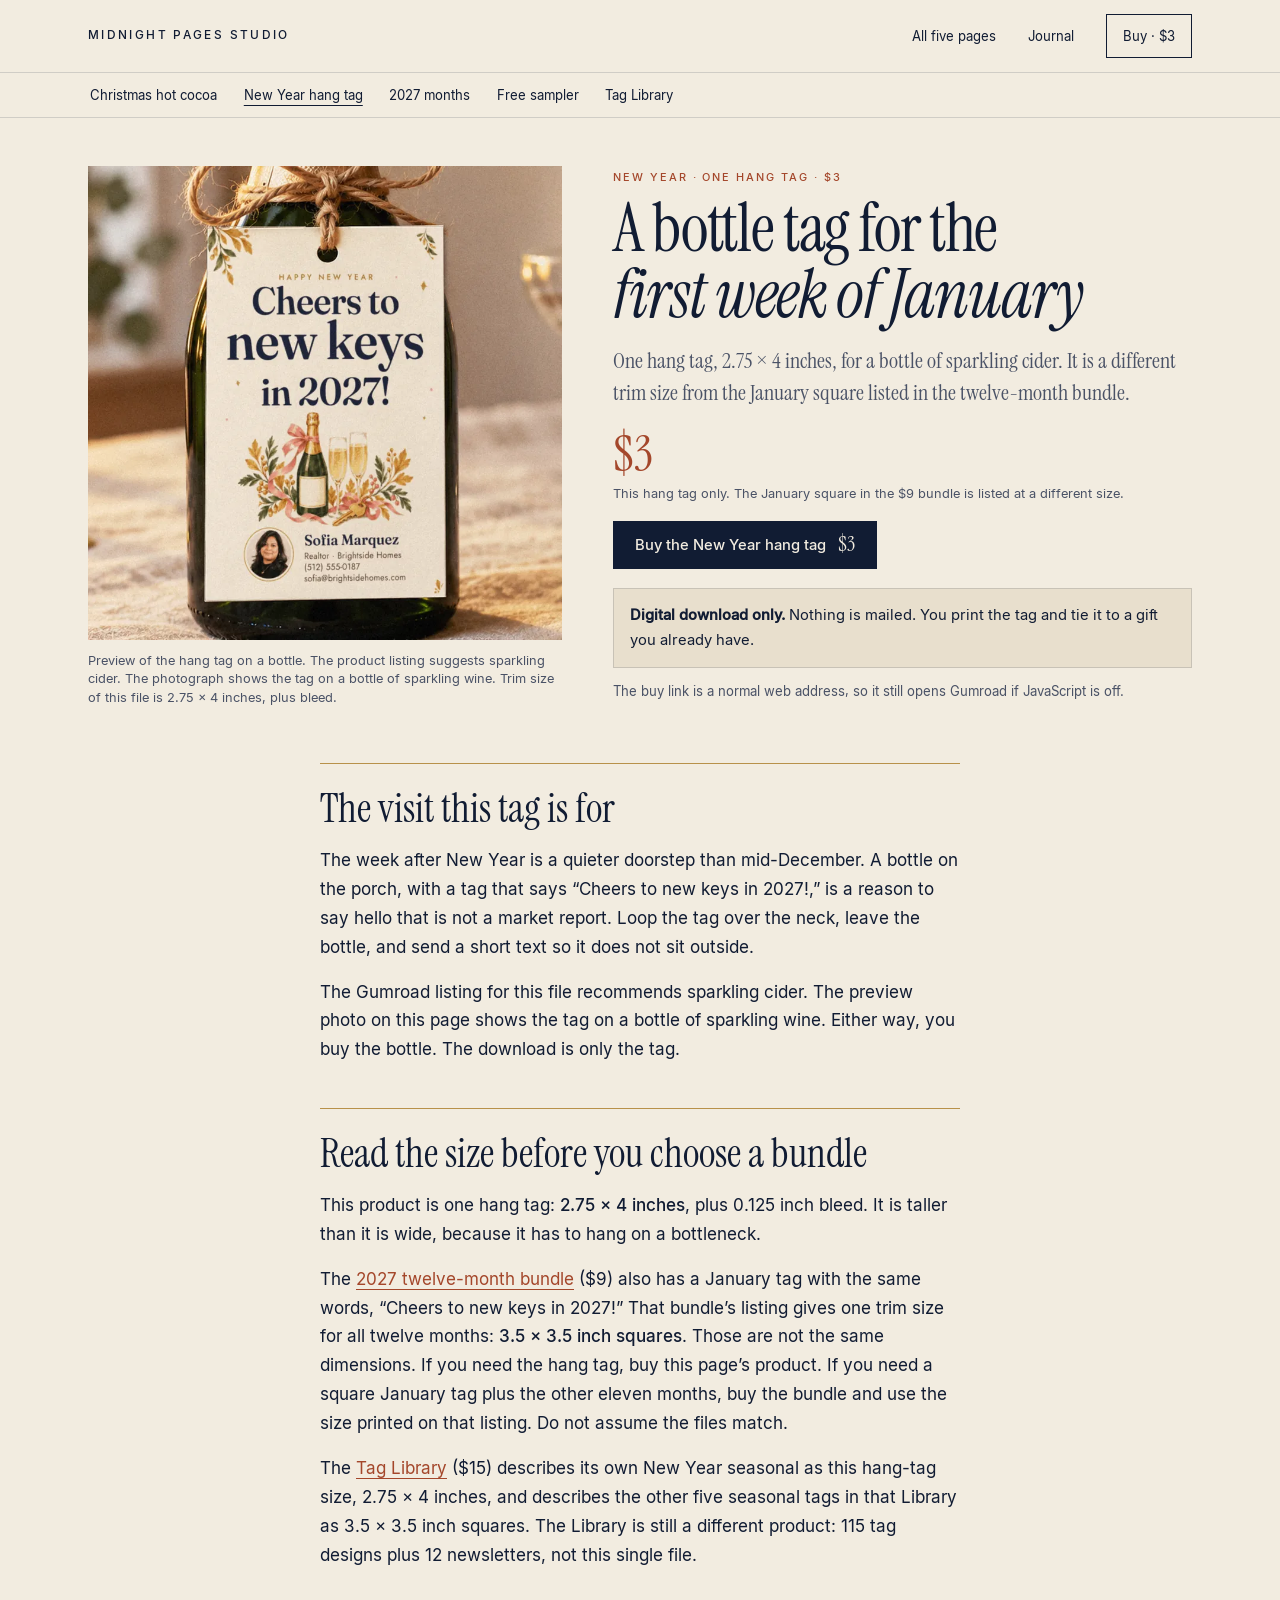
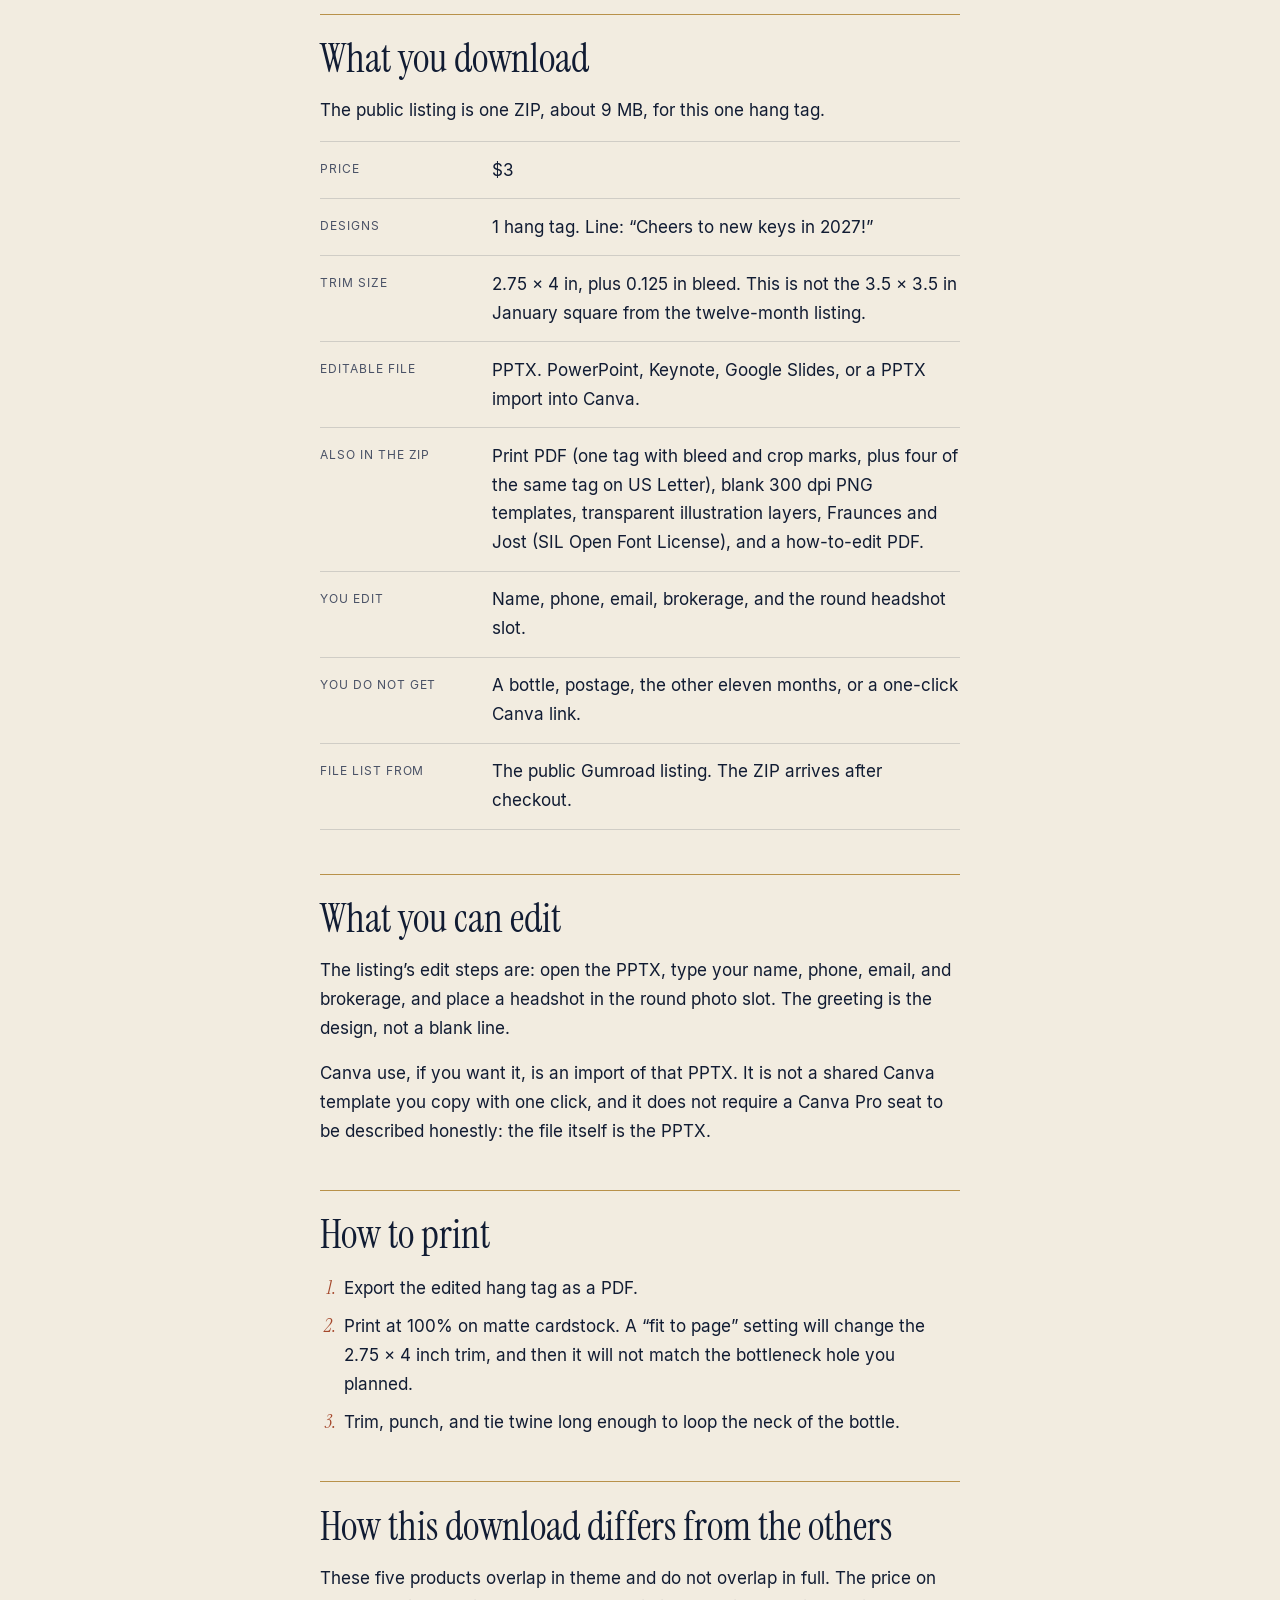
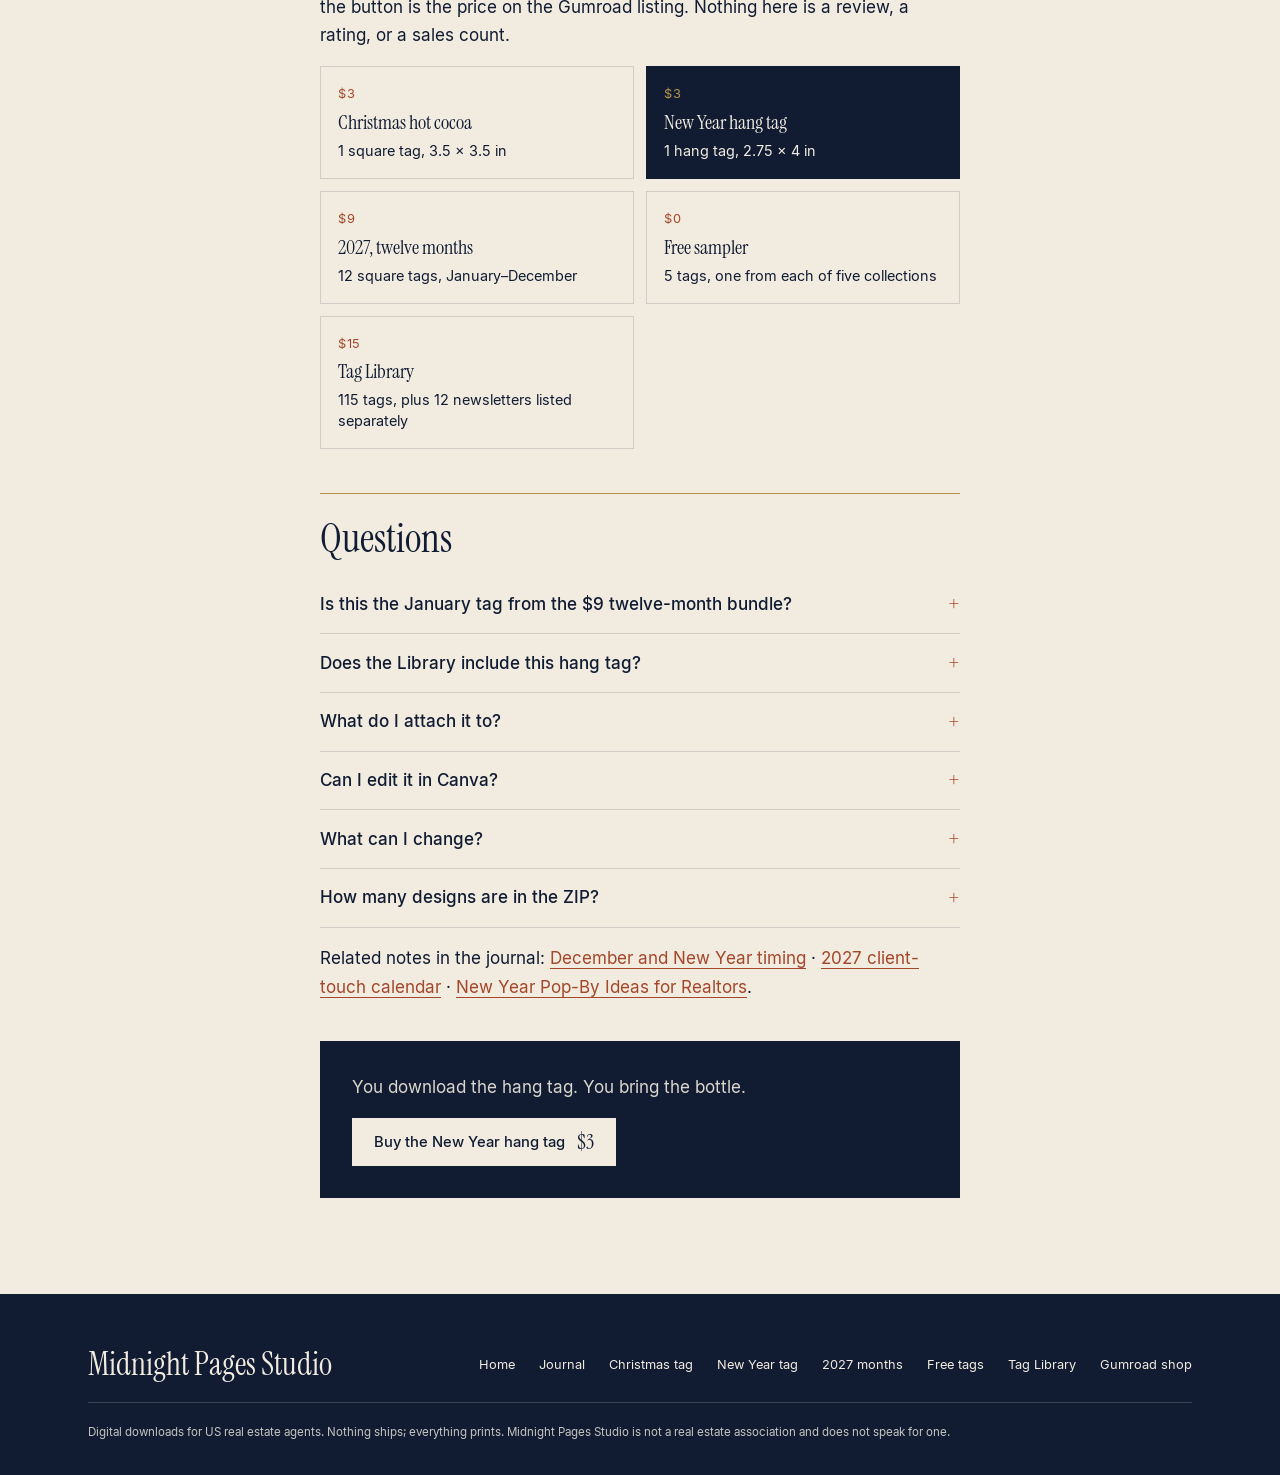
<file: new-year-pop-by-tags/index.html>
<!DOCTYPE html>
<html lang="en">
<head>
<meta charset="utf-8">
<script async src="https://www.googletagmanager.com/gtag/js?id=AW-18521268865"></script>
<script>
  window.dataLayer = window.dataLayer || [];
  function gtag(){dataLayer.push(arguments);}
  gtag('js', new Date());
  gtag('config', 'AW-18521268865');
</script>
<script src="../gads.js"></script>
<script defer src="../utm.js"></script>
<meta name="viewport" content="width=device-width, initial-scale=1">
<title>New Year Pop-By Hang Tag for Real Estate Agents | Cheers to New Keys 2027</title>
<meta name="description" content="One New Year bottle hang tag for real estate agents: “Cheers to new keys in 2027,” 2.75 × 4 in. Not the same trim size as the January square in the $9 twelve-month set. PPTX import, $3 digital download.">
<link rel="canonical" href="https://38763358.github.io/midnight-pages-studio/new-year-pop-by-tags/">
<meta name="theme-color" content="#111c33">
<link rel="icon" href="../favicon.svg" type="image/svg+xml">
<link rel="icon" href="../favicon-32.png" sizes="32x32" type="image/png">
<link rel="apple-touch-icon" href="../apple-touch-icon.png">
<meta property="og:type" content="website">
<meta property="og:site_name" content="Midnight Pages Studio">
<meta property="og:title" content="New Year Pop-By Hang Tag for Real Estate Agents | Cheers to New Keys 2027">
<meta property="og:description" content="One New Year bottle hang tag for real estate agents: “Cheers to new keys in 2027,” 2.75 × 4 in. Not the same trim size as the January square in the $9 twelve-month set. PPTX import, $3 digital download.">
<meta property="og:url" content="https://38763358.github.io/midnight-pages-studio/new-year-pop-by-tags/">
<meta property="og:image" content="https://38763358.github.io/midnight-pages-studio/img/seasonal/new-year-800.jpg">
<meta property="og:image:width" content="800">
<meta property="og:image:height" content="800">
<meta property="og:image:alt" content="Cheers to New Keys 2027 pop-by tag: “Cheers to new keys in 2027” bottle hang tag on a bottle of sparkling wine">
<meta property="og:locale" content="en_US">
<meta name="twitter:card" content="summary_large_image">
<meta name="twitter:title" content="New Year Pop-By Hang Tag for Real Estate Agents | Cheers to New Keys 2027">
<meta name="twitter:description" content="One New Year bottle hang tag for real estate agents: “Cheers to new keys in 2027,” 2.75 × 4 in. Not the same trim size as the January square in the $9 twelve-month set. PPTX import, $3 digital download.">
<meta name="twitter:image" content="https://38763358.github.io/midnight-pages-studio/img/seasonal/new-year-800.jpg">
<meta name="twitter:image:alt" content="Cheers to New Keys 2027 pop-by tag: “Cheers to new keys in 2027” bottle hang tag on a bottle of sparkling wine">
<link rel="preload" href="../fonts/InstrumentSerif-Regular.woff" as="font" type="font/woff" crossorigin>
<link rel="stylesheet" href="../blog.css">
<link rel="stylesheet" href="../landings.css">
<script type="application/ld+json">
{
 "@context": "https://schema.org",
 "@graph": [
  {
   "@type": "Product",
   "name": "Cheers to New Keys 2027 Pop-By Hang Tag",
   "description": "One New Year bottle hang tag for real estate agents: “Cheers to new keys in 2027,” 2.75 × 4 in. Not the same trim size as the January square in the $9 twelve-month set. PPTX import, $3 digital download.",
   "image": "https://38763358.github.io/midnight-pages-studio/img/seasonal/new-year-800.jpg",
   "brand": {
    "@type": "Brand",
    "name": "Midnight Pages Studio"
   },
   "sku": "new-year-pop-by-tag-new-keys-2027",
   "category": "Digital download",
   "offers": {
    "@type": "Offer",
    "url": "https://midnightpagesstudio.gumroad.com/l/new-year-pop-by-tag-new-keys-2027",
    "price": "3.00",
    "priceCurrency": "USD",
    "availability": "https://schema.org/InStock",
    "itemCondition": "https://schema.org/NewCondition"
   }
  },
  {
   "@type": "FAQPage",
   "mainEntity": [
    {
     "@type": "Question",
     "name": "Is this the January tag from the $9 twelve-month bundle?",
     "acceptedAnswer": {
      "@type": "Answer",
      "text": "No. Treat them as different products. This listing is one hang tag at 2.75 × 4 inches, plus 0.125 inch bleed. The twelve-month bundle lists every month, including January, as a 3.5 × 3.5 inch square. Both use the line “Cheers to new keys in 2027!” The trim size is not the same, so do not buy this hang tag expecting the square, or the bundle expecting this hang tag."
     }
    },
    {
     "@type": "Question",
     "name": "Does the Library include this hang tag?",
     "acceptedAnswer": {
      "@type": "Answer",
      "text": "The Library listing describes its New Year seasonal tag as the 2.75 × 4 inch hang tag, one of six seasonal tags inside the $15 bundle. This $3 page is that occasion sold on its own. The Library does not stop at New Year; it is a different, larger download."
     }
    },
    {
     "@type": "Question",
     "name": "What do I attach it to?",
     "acceptedAnswer": {
      "@type": "Answer",
      "text": "The listing says to loop it over a bottle of sparkling cider. The preview photograph shows a bottle of sparkling wine. You supply the bottle. Nothing is shipped."
     }
    },
    {
     "@type": "Question",
     "name": "Can I edit it in Canva?",
     "acceptedAnswer": {
      "@type": "Answer",
      "text": "Import the PPTX into Canva, or open that same PPTX in PowerPoint, Keynote, or Google Slides. There is no one-click Canva template link."
     }
    },
    {
     "@type": "Question",
     "name": "What can I change?",
     "acceptedAnswer": {
      "@type": "Answer",
      "text": "Name, phone, email, brokerage, and the round headshot slot. The “Cheers to new keys in 2027” line and the illustration are the design."
     }
    },
    {
     "@type": "Question",
     "name": "How many designs are in the ZIP?",
     "acceptedAnswer": {
      "@type": "Answer",
      "text": "One hang tag. The print PDF lays that one design out as a single tag with bleed and crop marks, and as four copies on a US Letter sheet."
     }
    }
   ]
  },
  {
   "@type": "BreadcrumbList",
   "itemListElement": [
    {
     "@type": "ListItem",
     "position": 1,
     "name": "Home",
     "item": "https://38763358.github.io/midnight-pages-studio/"
    },
    {
     "@type": "ListItem",
     "position": 2,
     "name": "New Year hang tag",
     "item": "https://38763358.github.io/midnight-pages-studio/new-year-pop-by-tags/"
    }
   ]
  }
 ]
}
</script>
</head>
<body>
<a class="b-skip" href="#main">Skip to content</a>
<header class="b-mast">
 <div class="b-wrap b-mast__row">
  <a class="b-wordmark" href="../">MIDNIGHT PAGES STUDIO</a>
  <nav aria-label="Primary"><ul class="b-nav">
   <li><a href="../#scenes">All five pages</a></li>
   <li><a href="../blog/">Journal</a></li>
   <li><a class="b-nav__buy" data-utm-default href="https://midnightpagesstudio.gumroad.com/l/new-year-pop-by-tag-new-keys-2027?utm_source=github_pages&amp;utm_medium=organic&amp;utm_campaign=evergreen_landing_2026_11&amp;utm_content=new-year-pop-by-tags">Buy · $3</a></li>
  </ul></nav>
 </div>
</header>
<nav class="lp-sub" aria-label="Pop-by pages"><div class="b-wrap"><ul>
<li><a href="../christmas-pop-by-tags/">Christmas hot cocoa</a></li><li><a href="../new-year-pop-by-tags/" aria-current="page">New Year hang tag</a></li><li><a href="../2027-monthly-pop-by-tags/">2027 months</a></li><li><a href="../free-pop-by-tags/">Free sampler</a></li><li><a href="../pop-by-tag-library/">Tag Library</a></li>
</ul></div></nav>
<main id="main">
 <header class="b-wrap lp-hero">
  <figure>
   <picture>
<source type="image/webp" srcset="../img/seasonal/new-year-480.webp 480w, ../img/seasonal/new-year-800.webp 800w" sizes="(min-width: 52rem) 34rem, 100vw">
<img src="../img/seasonal/new-year-800.jpg" srcset="../img/seasonal/new-year-480.jpg 480w, ../img/seasonal/new-year-800.jpg 800w" sizes="(min-width: 52rem) 34rem, 100vw" width="800" height="800" alt="Cheers to New Keys 2027 pop-by tag: “Cheers to new keys in 2027” bottle hang tag on a bottle of sparkling wine" fetchpriority="high" decoding="async">
</picture>
   <figcaption>Preview of the hang tag on a bottle. The product listing suggests sparkling cider. The photograph shows the tag on a bottle of sparkling wine. Trim size of this file is 2.75 × 4 inches, plus bleed.</figcaption>
  </figure>
  <div>
   <p class="lp-kicker">New Year · one hang tag · $3</p>
   <h1>A bottle tag for the <em>first week of January</em></h1>
   <p class="lp-dek">One hang tag, 2.75 × 4 inches, for a bottle of sparkling cider. It is a different trim size from the January square listed in the twelve-month bundle.</p>
   <p class="lp-price">$3<small>This hang tag only. The January square in the $9 bundle is listed at a different size.</small></p>
   <a class="lp-buy" data-utm-default href="https://midnightpagesstudio.gumroad.com/l/new-year-pop-by-tag-new-keys-2027?utm_source=github_pages&amp;utm_medium=organic&amp;utm_campaign=evergreen_landing_2026_11&amp;utm_content=new-year-pop-by-tags">Buy the New Year hang tag <span class="lp-buy__price">$3</span></a>
   <p class="lp-banner"><strong>Digital download only.</strong> Nothing is mailed. You print the tag and tie it to a gift you already have.</p>
   <p class="lp-fine">The buy link is a normal web address, so it still opens Gumroad if JavaScript is off.</p>
  </div>
 </header>
 <article class="b-wrap b-prose lp-prose">

<h2>The visit this tag is for</h2>
<p>The week after New Year is a quieter doorstep than mid-December. A bottle on the porch, with a tag that says “Cheers to new keys in 2027!,” is a reason to say hello that is not a market report. Loop the tag over the neck, leave the bottle, and send a short text so it does not sit outside.</p>
<p>The Gumroad listing for this file recommends sparkling cider. The preview photo on this page shows the tag on a bottle of sparkling wine. Either way, you buy the bottle. The download is only the tag.</p>
<h2>Read the size before you choose a bundle</h2>
<p>This product is one hang tag: <strong>2.75 × 4 inches</strong>, plus 0.125 inch bleed. It is taller than it is wide, because it has to hang on a bottleneck.</p>
<p>The <a href="../2027-monthly-pop-by-tags/">2027 twelve-month bundle</a> ($9) also has a January tag with the same words, “Cheers to new keys in 2027!” That bundle’s listing gives one trim size for all twelve months: <strong>3.5 × 3.5 inch squares</strong>. Those are not the same dimensions. If you need the hang tag, buy this page’s product. If you need a square January tag plus the other eleven months, buy the bundle and use the size printed on that listing. Do not assume the files match.</p>
<p>The <a href="../pop-by-tag-library/">Tag Library</a> ($15) describes its own New Year seasonal as this hang-tag size, 2.75 × 4 inches, and describes the other five seasonal tags in that Library as 3.5 × 3.5 inch squares. The Library is still a different product: 115 tag designs plus 12 newsletters, not this single file.</p>
<h2>What you download</h2>
<p>The public listing is one ZIP, about 9 MB, for this one hang tag.</p>
<dl class="lp-spec">
<div><dt>Price</dt><dd>$3</dd></div>
<div><dt>Designs</dt><dd>1 hang tag. Line: “Cheers to new keys in 2027!”</dd></div>
<div><dt>Trim size</dt><dd>2.75 × 4 in, plus 0.125 in bleed. This is not the 3.5 × 3.5 in January square from the twelve-month listing.</dd></div>
<div><dt>Editable file</dt><dd>PPTX. PowerPoint, Keynote, Google Slides, or a PPTX import into Canva.</dd></div>
<div><dt>Also in the ZIP</dt><dd>Print PDF (one tag with bleed and crop marks, plus four of the same tag on US Letter), blank 300 dpi PNG templates, transparent illustration layers, Fraunces and Jost (SIL Open Font License), and a how-to-edit PDF.</dd></div>
<div><dt>You edit</dt><dd>Name, phone, email, brokerage, and the round headshot slot.</dd></div>
<div><dt>You do not get</dt><dd>A bottle, postage, the other eleven months, or a one-click Canva link.</dd></div>
<div><dt>File list from</dt><dd>The public Gumroad listing. The ZIP arrives after checkout.</dd></div>
</dl>
<h2>What you can edit</h2>
<p>The listing’s edit steps are: open the PPTX, type your name, phone, email, and brokerage, and place a headshot in the round photo slot. The greeting is the design, not a blank line.</p>
<p>Canva use, if you want it, is an import of that PPTX. It is not a shared Canva template you copy with one click, and it does not require a Canva Pro seat to be described honestly: the file itself is the PPTX.</p>
<h2>How to print</h2>
<ol>
<li>Export the edited hang tag as a PDF.</li>
<li>Print at 100% on matte cardstock. A “fit to page” setting will change the 2.75 × 4 inch trim, and then it will not match the bottleneck hole you planned.</li>
<li>Trim, punch, and tie twine long enough to loop the neck of the bottle.</li>
</ol>

<h2>How this download differs from the others</h2>
<p>These five products overlap in theme and do not overlap in full. The price on the button is the price on the Gumroad listing. Nothing here is a review, a rating, or a sales count.</p>
<ul class="lp-which">
<li><a href="../christmas-pop-by-tags/"><em>$3</em><strong>Christmas hot cocoa</strong><p>1 square tag, 3.5 × 3.5 in</p></a></li>
<li><span aria-current="page"><em>$3</em><strong>New Year hang tag</strong><p>1 hang tag, 2.75 × 4 in</p></span></li>
<li><a href="../2027-monthly-pop-by-tags/"><em>$9</em><strong>2027, twelve months</strong><p>12 square tags, January–December</p></a></li>
<li><a href="../free-pop-by-tags/"><em>$0</em><strong>Free sampler</strong><p>5 tags, one from each of five collections</p></a></li>
<li><a href="../pop-by-tag-library/"><em>$15</em><strong>Tag Library</strong><p>115 tags, plus 12 newsletters listed separately</p></a></li>
</ul>
<h2>Questions</h2>
<div class="lp-faq">
<details name="faq">
<summary>Is this the January tag from the $9 twelve-month bundle?</summary>
<p>No. Treat them as different products. This listing is one hang tag at 2.75 × 4 inches, plus 0.125 inch bleed. The twelve-month bundle lists every month, including January, as a 3.5 × 3.5 inch square. Both use the line “Cheers to new keys in 2027!” The trim size is not the same, so do not buy this hang tag expecting the square, or the bundle expecting this hang tag.</p>
</details>
<details name="faq">
<summary>Does the Library include this hang tag?</summary>
<p>The Library listing describes its New Year seasonal tag as the 2.75 × 4 inch hang tag, one of six seasonal tags inside the $15 bundle. This $3 page is that occasion sold on its own. The Library does not stop at New Year; it is a different, larger download.</p>
</details>
<details name="faq">
<summary>What do I attach it to?</summary>
<p>The listing says to loop it over a bottle of sparkling cider. The preview photograph shows a bottle of sparkling wine. You supply the bottle. Nothing is shipped.</p>
</details>
<details name="faq">
<summary>Can I edit it in Canva?</summary>
<p>Import the PPTX into Canva, or open that same PPTX in PowerPoint, Keynote, or Google Slides. There is no one-click Canva template link.</p>
</details>
<details name="faq">
<summary>What can I change?</summary>
<p>Name, phone, email, brokerage, and the round headshot slot. The “Cheers to new keys in 2027” line and the illustration are the design.</p>
</details>
<details name="faq">
<summary>How many designs are in the ZIP?</summary>
<p>One hang tag. The print PDF lays that one design out as a single tag with bleed and crop marks, and as four copies on a US Letter sheet.</p>
</details>
</div>
<p>Related notes in the journal: <a href="../blog/holiday-pop-by-ideas-for-realtors/">December and New Year timing</a> · <a href="../blog/2027-client-touch-calendar-for-realtors/">2027 client-touch calendar</a> · <a href="../blog/new-year-pop-by-ideas-for-realtors/">New Year Pop-By Ideas for Realtors</a>.</p>
  <div class="lp-end">
   <p>You download the hang tag. You bring the bottle.</p>
   <a class="lp-buy" data-utm-default href="https://midnightpagesstudio.gumroad.com/l/new-year-pop-by-tag-new-keys-2027?utm_source=github_pages&amp;utm_medium=organic&amp;utm_campaign=evergreen_landing_2026_11&amp;utm_content=new-year-pop-by-tags">Buy the New Year hang tag <span class="lp-buy__price">$3</span></a>
  </div>
 </article>
</main>
<footer class="b-foot"><div class="b-wrap b-foot__row">
 <p class="b-foot__mark">Midnight Pages Studio</p>
 <ul class="b-foot__links"><li><a href="../">Home</a></li><li><a href="../blog/">Journal</a></li><li><a href="../christmas-pop-by-tags/">Christmas tag</a></li><li><a href="../new-year-pop-by-tags/">New Year tag</a></li><li><a href="../2027-monthly-pop-by-tags/">2027 months</a></li><li><a href="../free-pop-by-tags/">Free tags</a></li><li><a href="../pop-by-tag-library/">Tag Library</a></li><li><a href="https://midnightpagesstudio.gumroad.com">Gumroad shop</a></li></ul>
 <p class="b-foot__fine">Digital downloads for US real estate agents. Nothing ships; everything prints. Midnight Pages Studio is not a real estate association and does not speak for one.</p>
</div></footer>
</body>
</html>
</file>
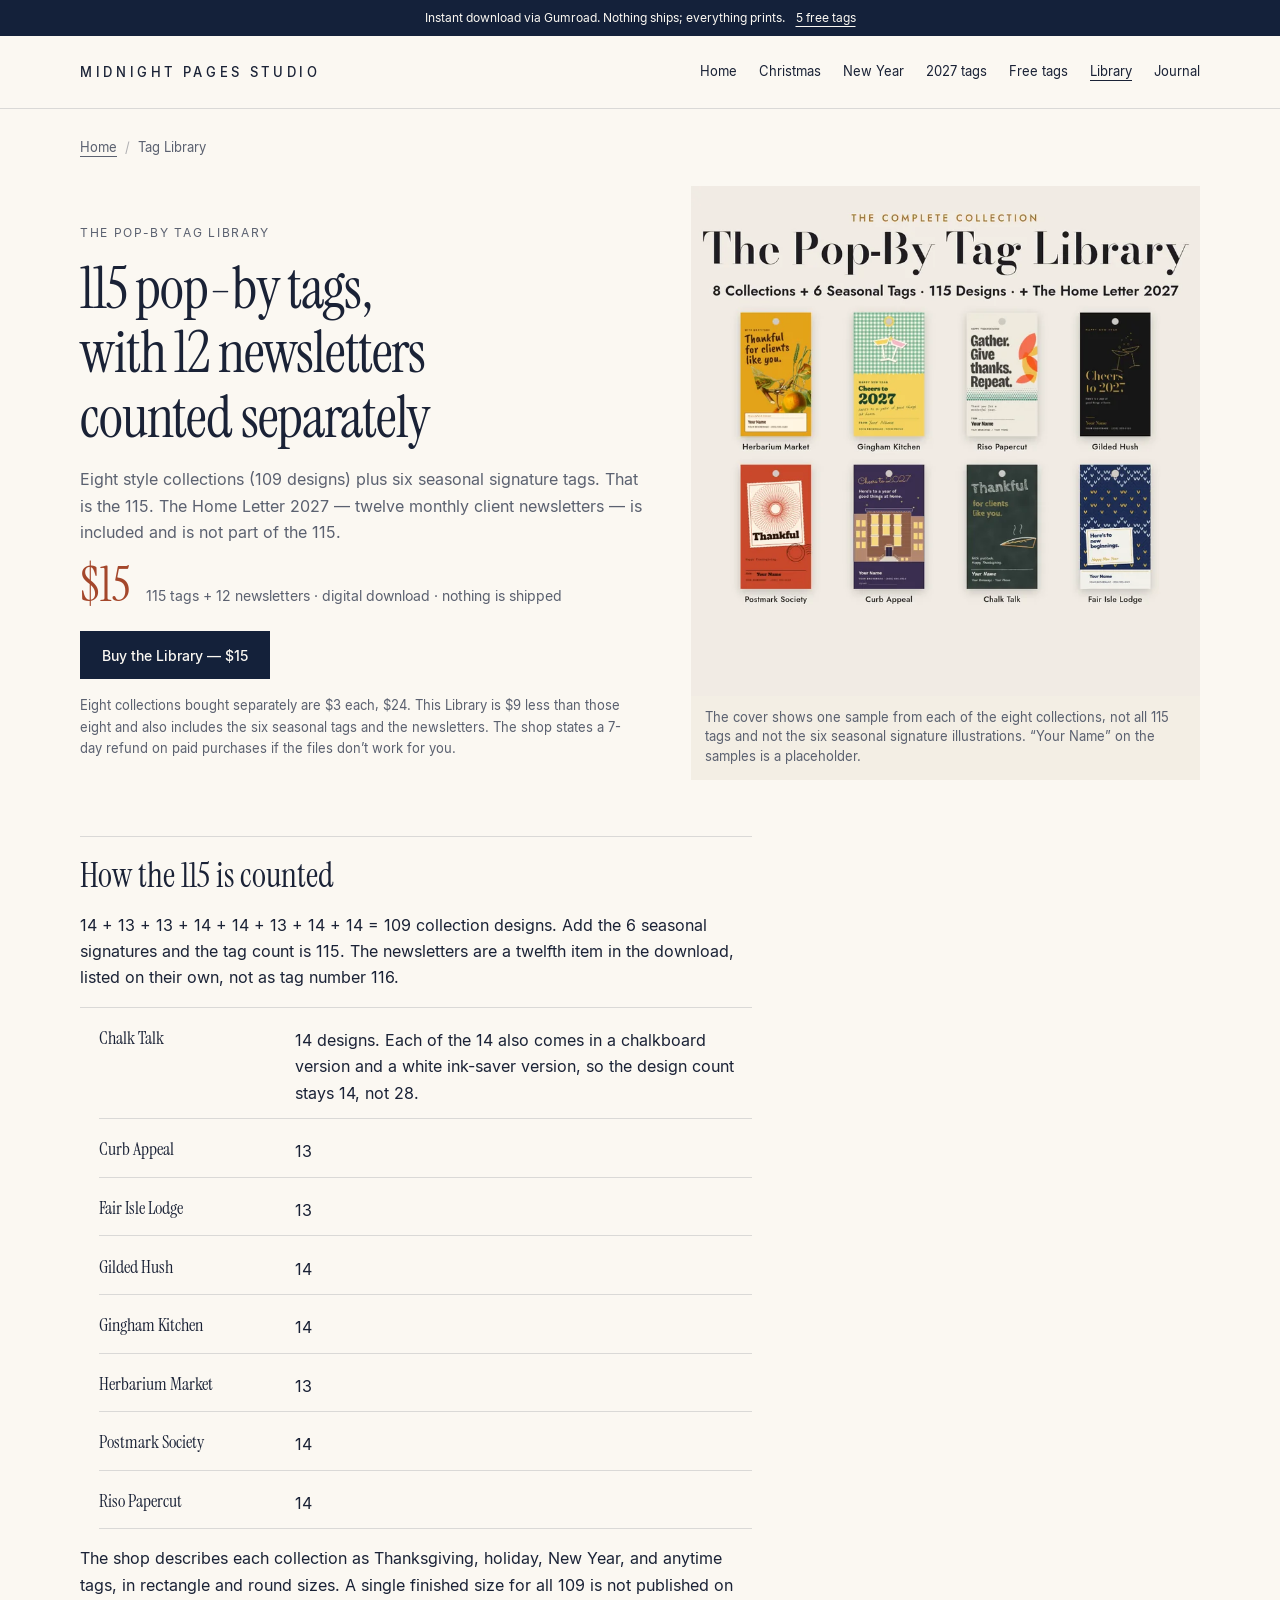
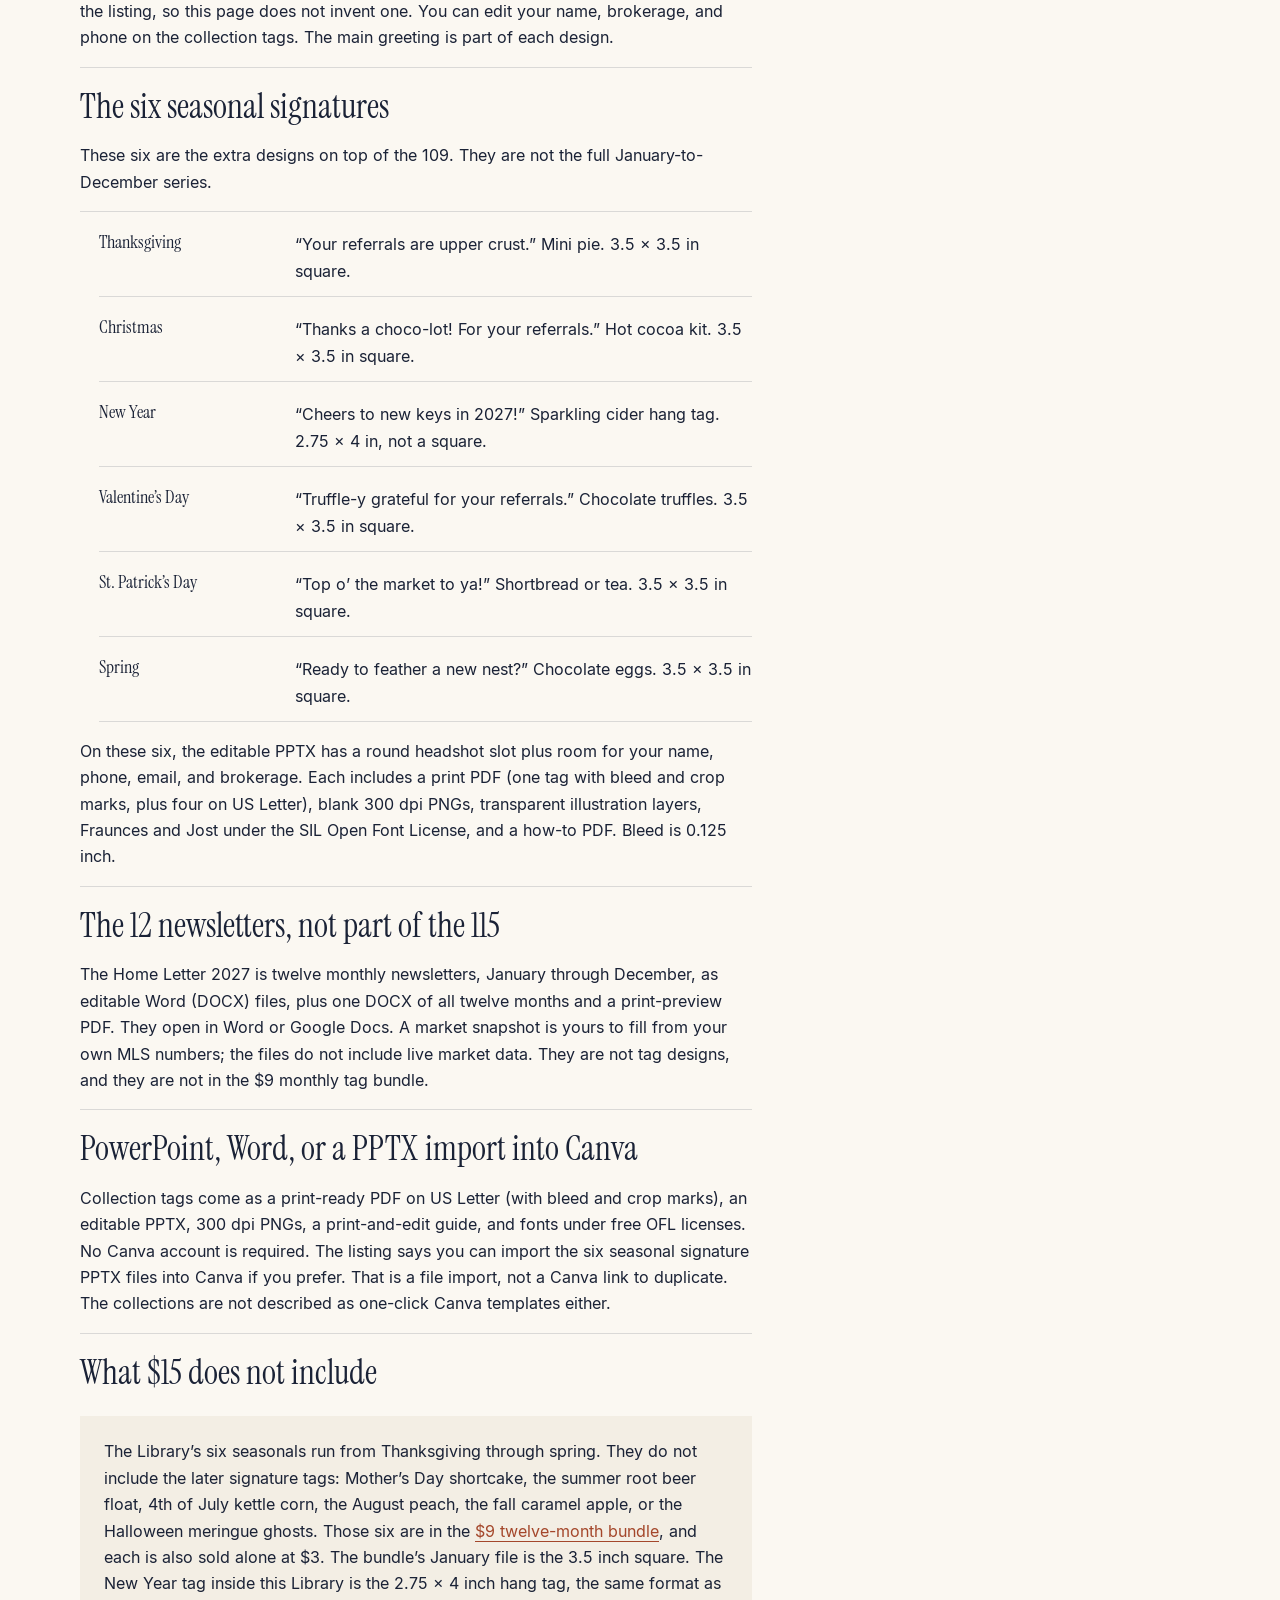
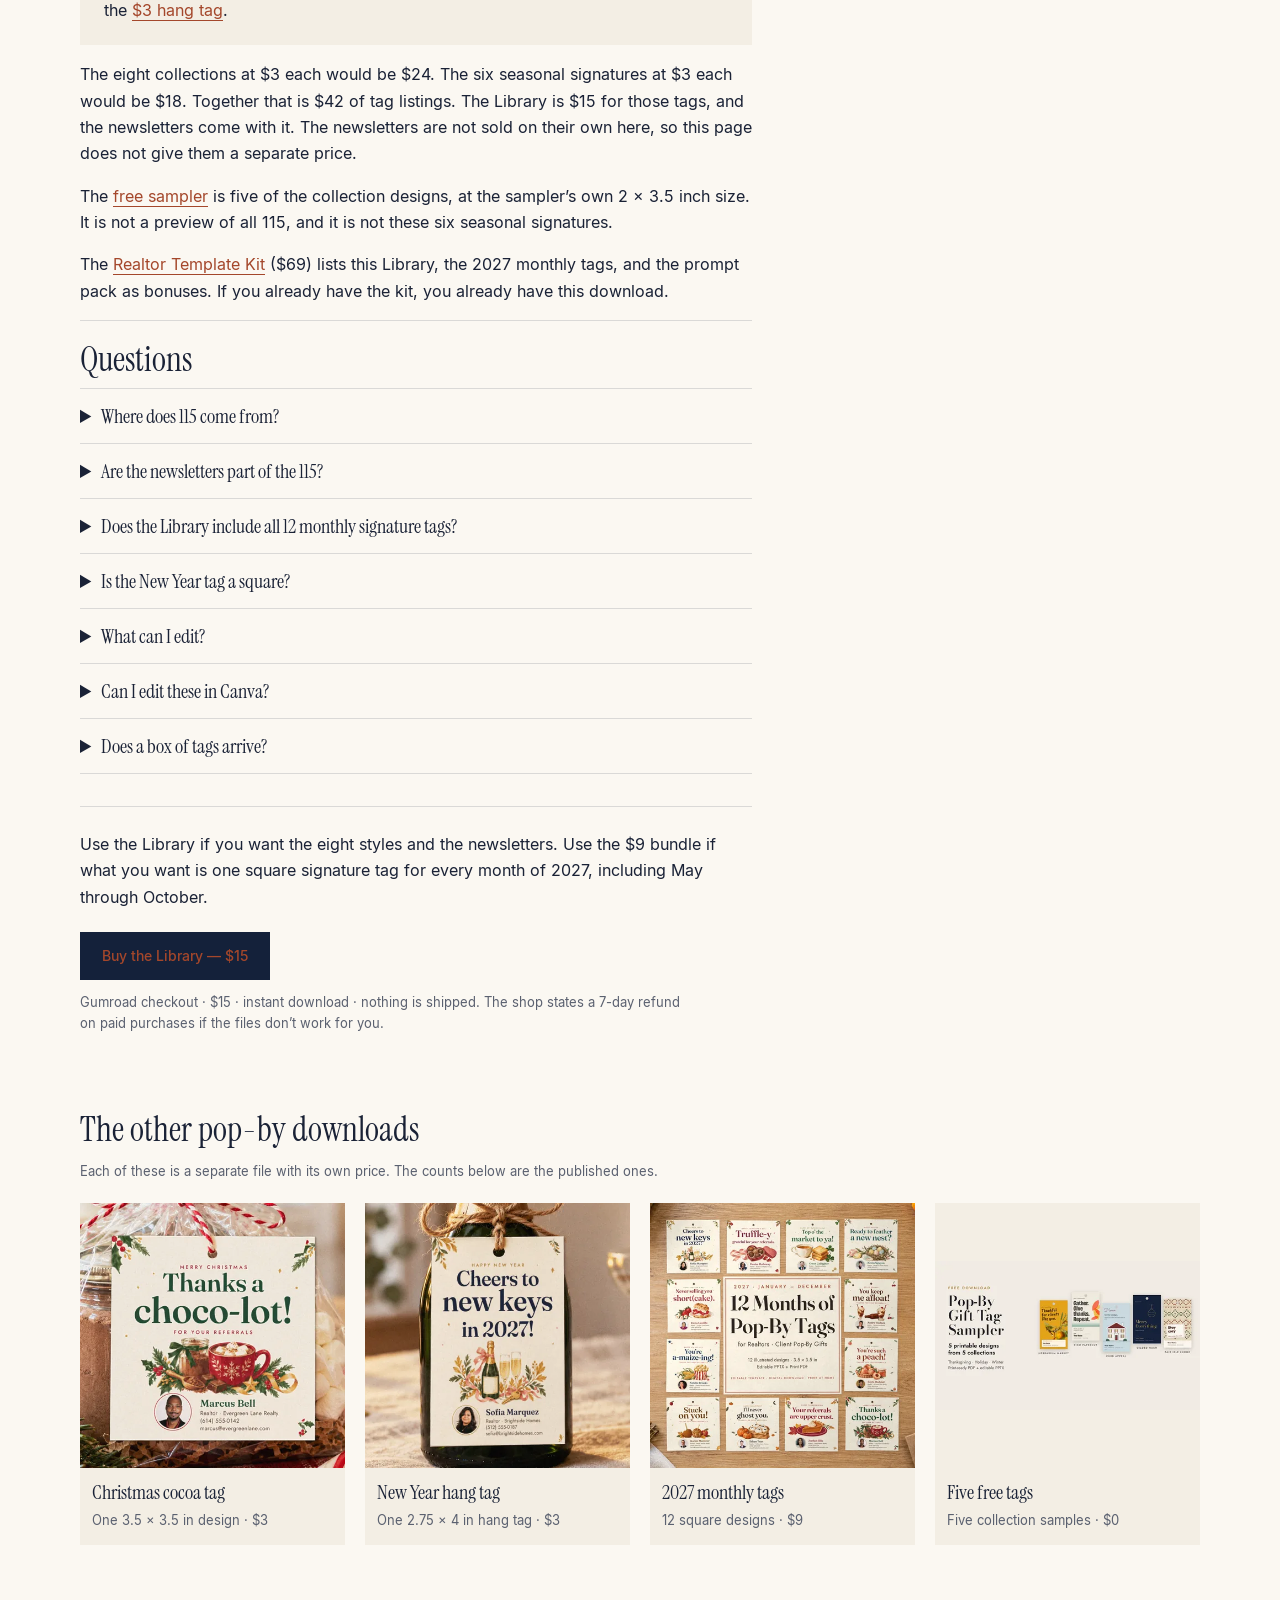
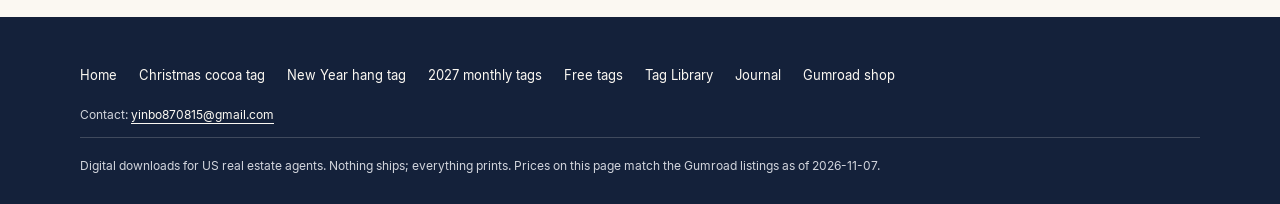
<file: pop-by-tag-library/index.html>
<!DOCTYPE html>
<html lang="en">
<head>
<meta charset="utf-8">
<!-- Google tag (gtag.js) -->
<script async src="https://www.googletagmanager.com/gtag/js?id=AW-18521268865"></script>
<script>
  window.dataLayer = window.dataLayer || [];
  function gtag(){dataLayer.push(arguments);}
  gtag('js', new Date());

  gtag('config', 'AW-18521268865');
</script>
<script src="../gads.js"></script>
<script defer src="../utm.js"></script>
<meta name="viewport" content="width=device-width, initial-scale=1">
<title>Pop-By Tag Library: 115 Designs and 12 Newsletters · Midnight Pages Studio</title>
<meta name="description" content="109 collection designs plus 6 seasonal tags, 115 in total, and 12 client newsletters counted separately. $15 digital download for real estate agents.">
<link rel="canonical" href="https://38763358.github.io/midnight-pages-studio/pop-by-tag-library/">
<meta name="theme-color" content="#14213a">
<link rel="icon" href="../favicon.svg" type="image/svg+xml">
<link rel="icon" href="../favicon-32.png" sizes="32x32" type="image/png">
<link rel="apple-touch-icon" href="../apple-touch-icon.png">
<meta property="og:type" content="website">
<meta property="og:site_name" content="Midnight Pages Studio">
<meta property="og:locale" content="en_US">
<meta property="og:title" content="Pop-By Tag Library: 115 Designs and 12 Newsletters · Midnight Pages Studio">
<meta property="og:description" content="109 collection designs plus 6 seasonal tags, 115 in total, and 12 client newsletters counted separately. $15 digital download for real estate agents.">
<meta property="og:url" content="https://38763358.github.io/midnight-pages-studio/pop-by-tag-library/">
<meta property="og:image" content="https://38763358.github.io/midnight-pages-studio/img/library-115sq-800.jpg">
<meta property="og:image:width" content="800">
<meta property="og:image:height" content="800">
<meta property="og:image:alt" content="Pop-By Tag Library cover showing one tag from each of eight collections: Herbarium Market, Gingham Kitchen, Riso Papercut, Gilded Hush, Postmark Society, Curb Appeal, Chalk Talk, and Fair Isle Lodge.">
<meta name="twitter:card" content="summary_large_image">
<meta name="twitter:title" content="Pop-By Tag Library: 115 Designs and 12 Newsletters · Midnight Pages Studio">
<meta name="twitter:description" content="109 collection designs plus 6 seasonal tags, 115 in total, and 12 client newsletters counted separately. $15 digital download for real estate agents.">
<meta name="twitter:image" content="https://38763358.github.io/midnight-pages-studio/img/library-115sq-800.jpg">
<meta name="twitter:image:alt" content="Pop-By Tag Library cover showing one tag from each of eight collections: Herbarium Market, Gingham Kitchen, Riso Papercut, Gilded Hush, Postmark Society, Curb Appeal, Chalk Talk, and Fair Isle Lodge.">
<link rel="preload" href="../fonts/InstrumentSerif-Regular.woff" as="font" type="font/woff" crossorigin>
<link rel="stylesheet" href="../landing.css?v=20261107">
<script type="application/ld+json">{"@context":"https://schema.org","@graph":[{"@type":"WebPage","@id":"https://38763358.github.io/midnight-pages-studio/pop-by-tag-library/","url":"https://38763358.github.io/midnight-pages-studio/pop-by-tag-library/","name":"Pop-By Tag Library: 115 Designs and 12 Newsletters · Midnight Pages Studio","description":"109 collection designs plus 6 seasonal tags, 115 in total, and 12 client newsletters counted separately. $15 digital download for real estate agents.","inLanguage":"en-US","isPartOf":{"@type":"WebSite","name":"Midnight Pages Studio","url":"https://38763358.github.io/midnight-pages-studio/"},"primaryImageOfPage":"https://38763358.github.io/midnight-pages-studio/img/library-115sq-800.jpg","mainEntity":{"@id":"https://38763358.github.io/midnight-pages-studio/pop-by-tag-library/#product"}},{"@type":"Product","@id":"https://38763358.github.io/midnight-pages-studio/pop-by-tag-library/#product","name":"Pop-By Tag Library","description":"109 collection designs plus 6 seasonal tags, 115 in total, and 12 client newsletters counted separately. $15 digital download for real estate agents.","image":"https://38763358.github.io/midnight-pages-studio/img/library-115sq-800.jpg","sku":"pop-by-tag-library","brand":{"@type":"Brand","name":"Midnight Pages Studio"},"category":"Digital download","additionalProperty":{"@type":"PropertyValue","name":"Delivery","value":"Digital download. Nothing is shipped."},"offers":{"@type":"Offer","price":"15.00","priceCurrency":"USD","availability":"https://schema.org/InStock","url":"https://midnightpagesstudio.gumroad.com/l/pop-by-tag-library?utm_source=github_pages&utm_medium=organic&utm_campaign=evergreen_landing_2026_11&utm_content=pop-by-tag-library","seller":{"@type":"Organization","name":"Midnight Pages Studio"}}},{"@type":"BreadcrumbList","itemListElement":[{"@type":"ListItem","position":1,"name":"Home","item":"https://38763358.github.io/midnight-pages-studio/"},{"@type":"ListItem","position":2,"name":"Tag Library","item":"https://38763358.github.io/midnight-pages-studio/pop-by-tag-library/"}]}]}</script>
</head>
<body>
<a class="lp-skip" href="#main">Skip to content</a>
<p class="lp-promo">Instant download via Gumroad. Nothing ships; everything prints. <a href="../free-pop-by-tags/">5 free tags</a></p>
<header class="lp-mast">
<div class="lp-mast__row">
<a class="lp-wordmark" href="../">MIDNIGHT PAGES STUDIO</a>
<nav aria-label="Primary"><ul class="lp-nav"><li><a href="../">Home</a></li><li><a href="../christmas-pop-by-tags/">Christmas</a></li><li><a href="../new-year-pop-by-tags/">New Year</a></li><li><a href="../2027-monthly-pop-by-tags/">2027 tags</a></li><li><a href="../free-pop-by-tags/">Free tags</a></li><li><a href="../pop-by-tag-library/" aria-current="page">Library</a></li><li><a href="../blog/">Journal</a></li></ul></nav>
</div>
</header>
<main id="main">
<nav class="lp-wrap lp-crumb" aria-label="Breadcrumb"><ol><li><a href="../">Home</a></li><li aria-current="page">Tag Library</li></ol></nav>

<article class="lp-wrap">
<div class="lp-hero">
<div class="lp-hero__copy">
<p class="lp-kicker">The Pop-By Tag Library</p>
<h1>115 pop-by tags, with 12 newsletters counted separately</h1>
<p>Eight style collections (109 designs) plus six seasonal signature tags. That is the 115. The Home Letter 2027 — twelve monthly client newsletters — is included and is not part of the 115.</p>
<p class="lp-price"><strong>$15</strong><span>115 tags + 12 newsletters · digital download · nothing is shipped</span></p>
<a class="lp-btn" data-utm-default href="https://midnightpagesstudio.gumroad.com/l/pop-by-tag-library?utm_source=github_pages&utm_medium=organic&utm_campaign=evergreen_landing_2026_11&utm_content=pop-by-tag-library">Buy the Library — $15</a>
<p class="lp-note">Eight collections bought separately are $3 each, $24. This Library is $9 less than those eight and also includes the six seasonal tags and the newsletters. The shop states a 7-day refund on paid purchases if the files don’t work for you.</p>
</div>
<figure class="lp-hero__figure"><picture><source type="image/webp" srcset="../img/library-115sq-480.webp 480w, ../img/library-115sq-800.webp 800w" sizes="(max-width: 800px) 100vw, 520px"><img src="../img/library-115sq-800.jpg" width="800" height="800" alt="Pop-By Tag Library cover showing one tag from each of eight collections: Herbarium Market, Gingham Kitchen, Riso Papercut, Gilded Hush, Postmark Society, Curb Appeal, Chalk Talk, and Fair Isle Lodge." fetchpriority="high" decoding="async"></picture><figcaption>The cover shows one sample from each of the eight collections, not all 115 tags and not the six seasonal signature illustrations. “Your Name” on the samples is a placeholder.</figcaption></figure>
</div>
<div class="lp-prose">
<h2>How the 115 is counted</h2>
<p>14 + 13 + 13 + 14 + 14 + 13 + 14 + 14 = 109 collection designs. Add the 6 seasonal signatures and the tag count is 115. The newsletters are a twelfth item in the download, listed on their own, not as tag number 116.</p>
<ol class="lp-sets"><li><span>Chalk Talk</span><span>14 designs. Each of the 14 also comes in a chalkboard version and a white ink-saver version, so the design count stays 14, not 28.</span></li><li><span>Curb Appeal</span><span>13</span></li><li><span>Fair Isle Lodge</span><span>13</span></li><li><span>Gilded Hush</span><span>14</span></li><li><span>Gingham Kitchen</span><span>14</span></li><li><span>Herbarium Market</span><span>13</span></li><li><span>Postmark Society</span><span>14</span></li><li><span>Riso Papercut</span><span>14</span></li></ol>
<p>The shop describes each collection as Thanksgiving, holiday, New Year, and anytime tags, in rectangle and round sizes. A single finished size for all 109 is not published on the listing, so this page does not invent one. You can edit your name, brokerage, and phone on the collection tags. The main greeting is part of each design.</p>
<h2>The six seasonal signatures</h2>
<p>These six are the extra designs on top of the 109. They are not the full January-to-December series.</p>
<ol class="lp-months"><li><span>Thanksgiving</span><span>“Your referrals are upper crust.” Mini pie. 3.5 × 3.5 in square.</span></li><li><span>Christmas</span><span>“Thanks a choco-lot! For your referrals.” Hot cocoa kit. 3.5 × 3.5 in square.</span></li><li><span>New Year</span><span>“Cheers to new keys in 2027!” Sparkling cider hang tag. 2.75 × 4 in, not a square.</span></li><li><span>Valentine’s Day</span><span>“Truffle-y grateful for your referrals.” Chocolate truffles. 3.5 × 3.5 in square.</span></li><li><span>St. Patrick’s Day</span><span>“Top o’ the market to ya!” Shortbread or tea. 3.5 × 3.5 in square.</span></li><li><span>Spring</span><span>“Ready to feather a new nest?” Chocolate eggs. 3.5 × 3.5 in square.</span></li></ol>
<p>On these six, the editable PPTX has a round headshot slot plus room for your name, phone, email, and brokerage. Each includes a print PDF (one tag with bleed and crop marks, plus four on US Letter), blank 300 dpi PNGs, transparent illustration layers, Fraunces and Jost under the SIL Open Font License, and a how-to PDF. Bleed is 0.125 inch.</p>
<h2>The 12 newsletters, not part of the 115</h2>
<p>The Home Letter 2027 is twelve monthly newsletters, January through December, as editable Word (DOCX) files, plus one DOCX of all twelve months and a print-preview PDF. They open in Word or Google Docs. A market snapshot is yours to fill from your own MLS numbers; the files do not include live market data. They are not tag designs, and they are not in the $9 monthly tag bundle.</p>
<h2>PowerPoint, Word, or a PPTX import into Canva</h2>
<p>Collection tags come as a print-ready PDF on US Letter (with bleed and crop marks), an editable PPTX, 300 dpi PNGs, a print-and-edit guide, and fonts under free OFL licenses. No Canva account is required. The listing says you can import the six seasonal signature PPTX files into Canva if you prefer. That is a file import, not a Canva link to duplicate. The collections are not described as one-click Canva templates either.</p>
<h2>What $15 does not include</h2>
<div class="lp-callout"><p>The Library’s six seasonals run from Thanksgiving through spring. They do not include the later signature tags: Mother’s Day shortcake, the summer root beer float, 4th of July kettle corn, the August peach, the fall caramel apple, or the Halloween meringue ghosts. Those six are in the <a href="../2027-monthly-pop-by-tags/">$9 twelve-month bundle</a>, and each is also sold alone at $3. The bundle’s January file is the 3.5 inch square. The New Year tag inside this Library is the 2.75 × 4 inch hang tag, the same format as the <a href="../new-year-pop-by-tags/">$3 hang tag</a>.</p></div>
<p>The eight collections at $3 each would be $24. The six seasonal signatures at $3 each would be $18. Together that is $42 of tag listings. The Library is $15 for those tags, and the newsletters come with it. The newsletters are not sold on their own here, so this page does not give them a separate price.</p>
<p>The <a href="../free-pop-by-tags/">free sampler</a> is five of the collection designs, at the sampler’s own 2 × 3.5 inch size. It is not a preview of all 115, and it is not these six seasonal signatures.</p>
<p>The <a href="../#kit">Realtor Template Kit</a> ($69) lists this Library, the 2027 monthly tags, and the prompt pack as bonuses. If you already have the kit, you already have this download.</p>
<h2>Questions</h2>
<div class="lp-faq"><details><summary>Where does 115 come from?</summary><p>109 designs in eight collections, plus 6 seasonal signature tags. 109 + 6 = 115.</p></details><details><summary>Are the newsletters part of the 115?</summary><p>No. The Home Letter 2027 is 12 monthly newsletters, counted separately, included in the same $15 download.</p></details><details><summary>Does the Library include all 12 monthly signature tags?</summary><p>It includes six: Thanksgiving, Christmas, New Year, Valentine’s Day, St. Patrick’s Day, and spring. May through October of that signature series are in the $9 bundle, not in this 115.</p></details><details><summary>Is the New Year tag a square?</summary><p>In this Library it is the 2.75 × 4 inch hang tag. The square January card is the one in the $9 bundle.</p></details><details><summary>What can I edit?</summary><p>On the 109 collection designs: name, brokerage, and phone. The greeting stays. On the six seasonal signatures: name, phone, email, brokerage, and a round headshot.</p></details><details><summary>Can I edit these in Canva?</summary><p>You can import the seasonal signature PPTX files into Canva. There is no Canva template link for the Library.</p></details><details><summary>Does a box of tags arrive?</summary><p>Nothing is shipped. You print what you need.</p></details></div>
<div class="lp-end" id="buy">
<p>Use the Library if you want the eight styles and the newsletters. Use the $9 bundle if what you want is one square signature tag for every month of 2027, including May through October.</p>
<a class="lp-btn" data-utm-default href="https://midnightpagesstudio.gumroad.com/l/pop-by-tag-library?utm_source=github_pages&utm_medium=organic&utm_campaign=evergreen_landing_2026_11&utm_content=pop-by-tag-library">Buy the Library — $15</a>
<p class="lp-note">Gumroad checkout · $15 · instant download · nothing is shipped. The shop states a 7-day refund on paid purchases if the files don’t work for you.</p>
</div>
</div>
</article>

<section class="lp-wrap lp-related" aria-labelledby="related-title"><h2 id="related-title">The other pop-by downloads</h2><p class="lp-note">Each of these is a separate file with its own price. The counts below are the published ones.</p><ul><li><a href="../christmas-pop-by-tags/"><picture><source type="image/webp" srcset="../img/seasonal/christmas-480.webp"><img src="../img/seasonal/christmas-480.jpg" width="480" height="480" alt="" loading="lazy" decoding="async"></picture><span class="lp-related__name">Christmas cocoa tag</span><span class="lp-related__meta">One 3.5 × 3.5 in design · $3</span></a></li><li><a href="../new-year-pop-by-tags/"><picture><source type="image/webp" srcset="../img/seasonal/new-year-480.webp"><img src="../img/seasonal/new-year-480.jpg" width="480" height="480" alt="" loading="lazy" decoding="async"></picture><span class="lp-related__name">New Year hang tag</span><span class="lp-related__meta">One 2.75 × 4 in hang tag · $3</span></a></li><li><a href="../2027-monthly-pop-by-tags/"><picture><source type="image/webp" srcset="../img/seasonal/2027-12-months-480.webp"><img src="../img/seasonal/2027-12-months-480.jpg" width="480" height="480" alt="" loading="lazy" decoding="async"></picture><span class="lp-related__name">2027 monthly tags</span><span class="lp-related__meta">12 square designs · $9</span></a></li><li><a href="../free-pop-by-tags/"><picture><source type="image/webp" srcset="../img/free-tags-480.webp"><img src="../img/free-tags-480.jpg" width="480" height="270" alt="" loading="lazy" decoding="async"></picture><span class="lp-related__name">Five free tags</span><span class="lp-related__meta">Five collection samples · $0</span></a></li></ul></section>
</main>
<footer class="lp-foot"><div class="lp-wrap">
<ul class="lp-foot__links">
<li><a href="../">Home</a></li>
<li><a href="../christmas-pop-by-tags/">Christmas cocoa tag</a></li>
<li><a href="../new-year-pop-by-tags/">New Year hang tag</a></li>
<li><a href="../2027-monthly-pop-by-tags/">2027 monthly tags</a></li>
<li><a href="../free-pop-by-tags/">Free tags</a></li>
<li><a href="../pop-by-tag-library/">Tag Library</a></li>
<li><a href="../blog/">Journal</a></li>
<li><a data-utm-default href="https://midnightpagesstudio.gumroad.com/?utm_source=github_pages&utm_medium=organic&utm_campaign=evergreen_landing_2026_11&utm_content=pop-by-tag-library">Gumroad shop</a></li>
</ul>
<p class="lp-foot__contact">Contact: <a href="mailto:yinbo870815@gmail.com">yinbo870815@gmail.com</a></p>
<p class="lp-foot__fine">Digital downloads for US real estate agents. Nothing ships; everything prints. Prices on this page match the Gumroad listings as of 2026-11-07.</p>
</div></footer>
</body>
</html>
</file>
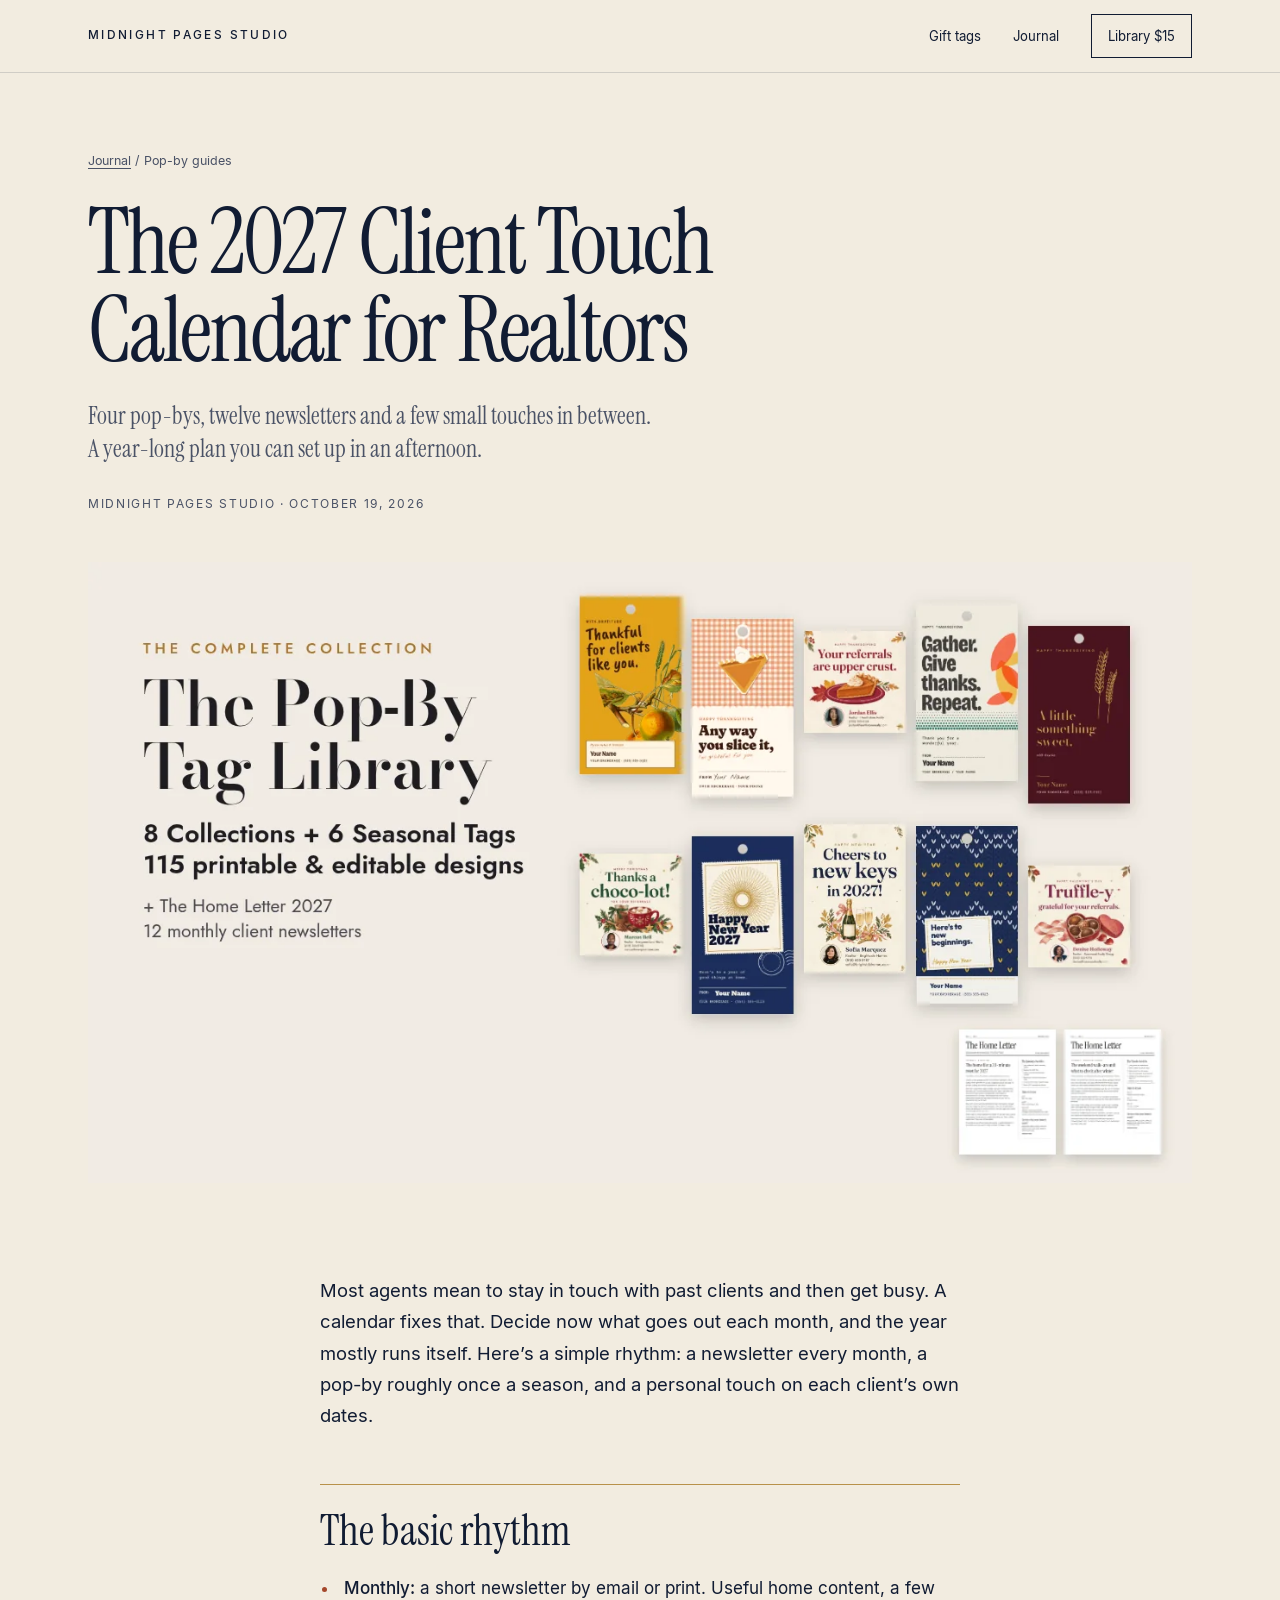
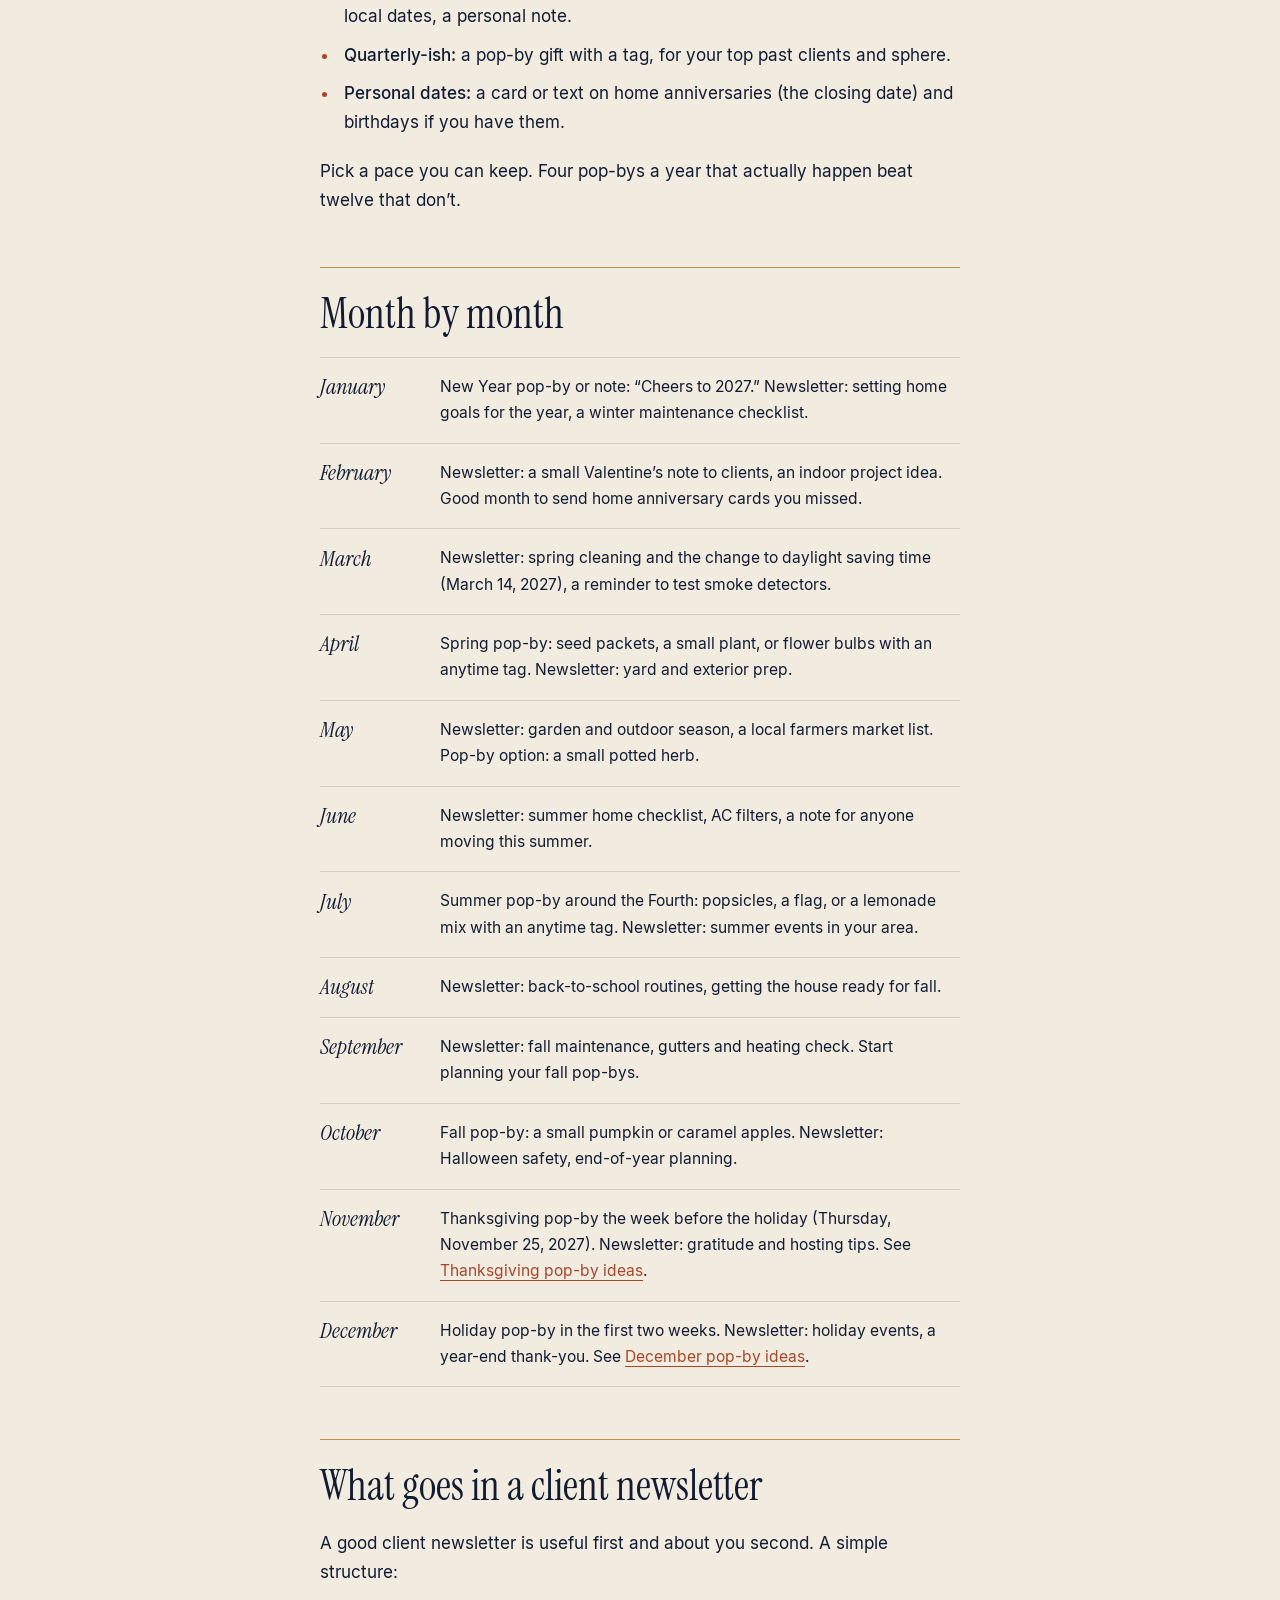
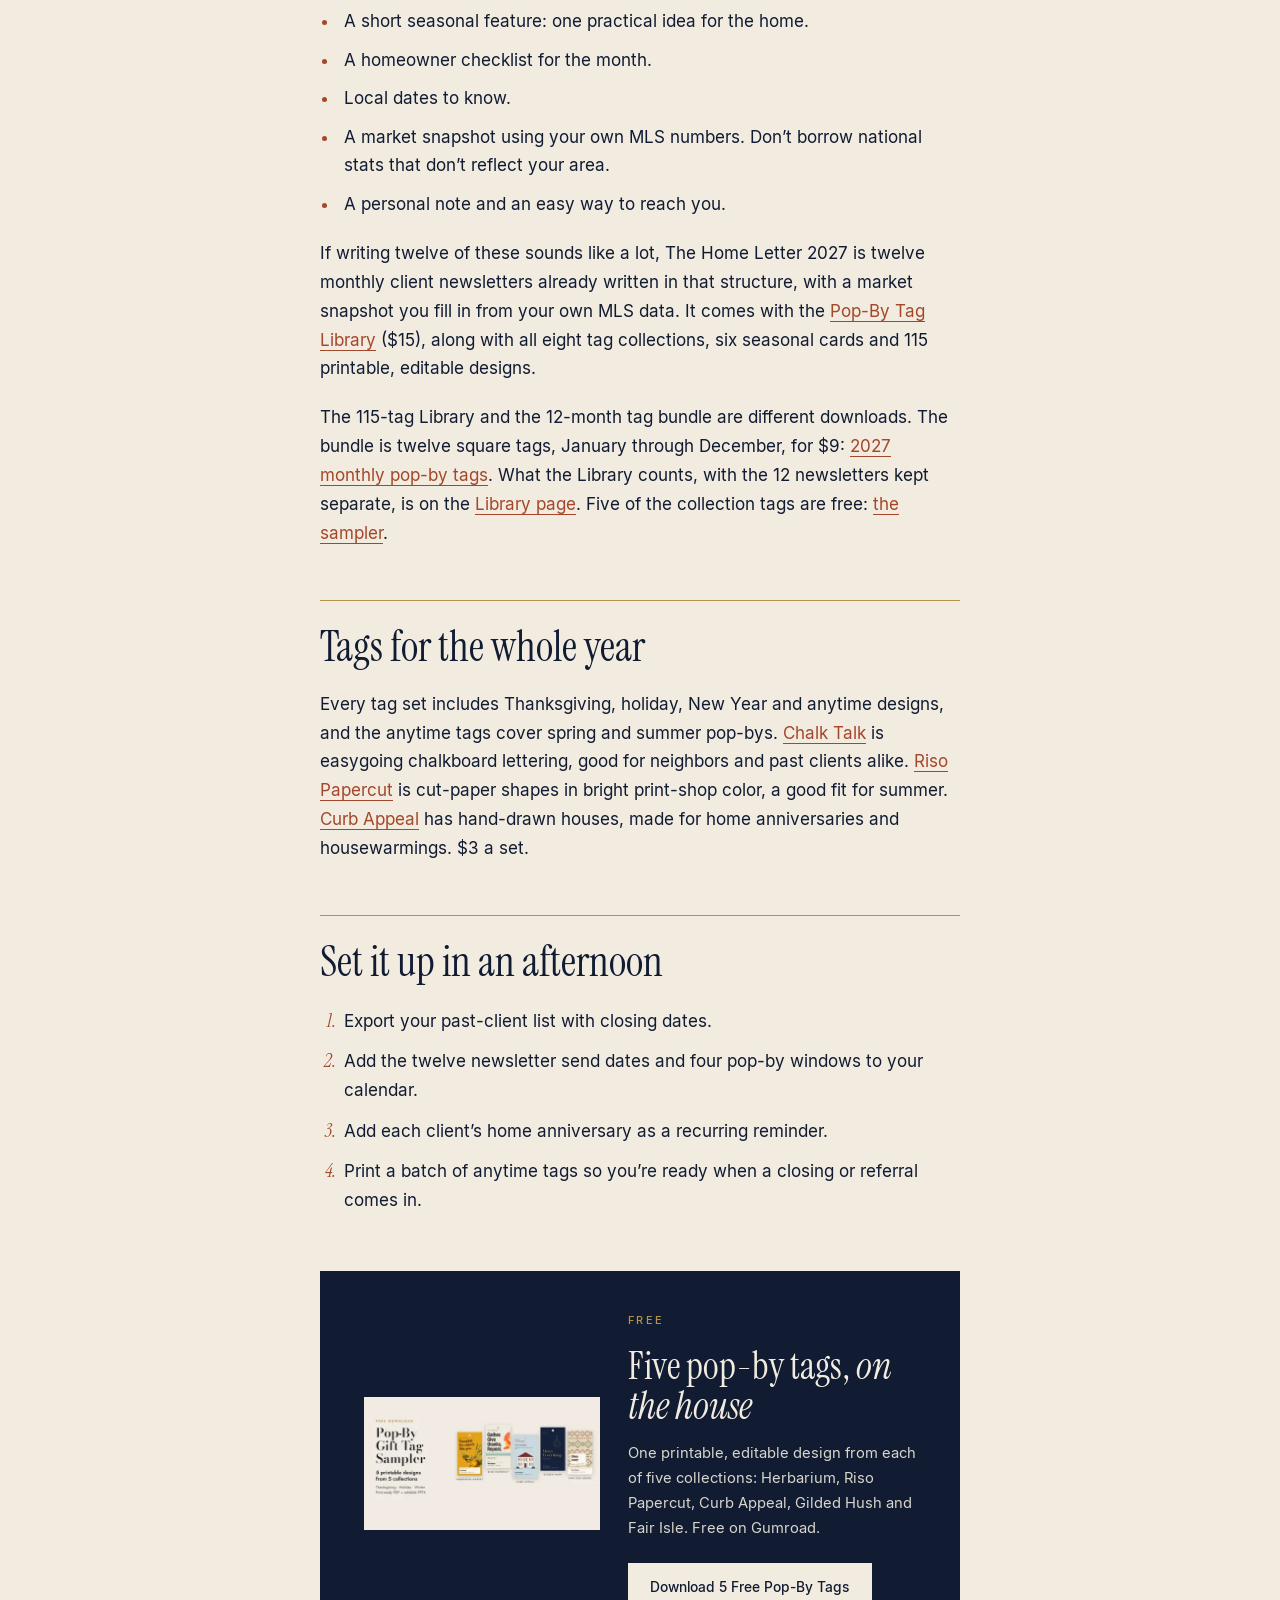
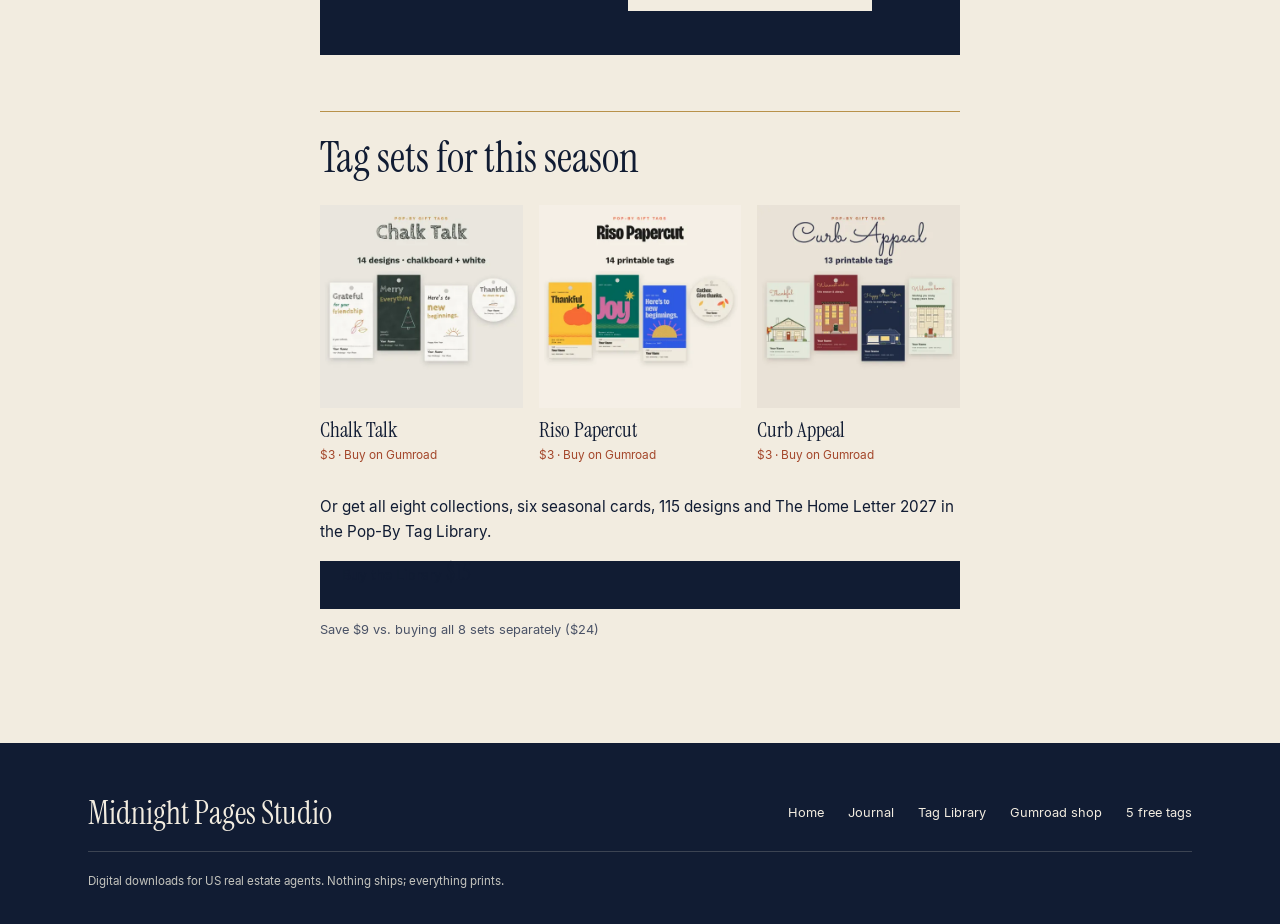
<file: blog/2027-client-touch-calendar-for-realtors/index.html>
<!doctype html>
<html lang="en">
<head>
<meta charset="utf-8">
<!-- Google tag (gtag.js) -->
<script async src="https://www.googletagmanager.com/gtag/js?id=AW-18521268865"></script>
<script>
  window.dataLayer = window.dataLayer || [];
  function gtag(){dataLayer.push(arguments);}
  gtag('js', new Date());

  gtag('config', 'AW-18521268865');
</script>
<script src="../../gads.js"></script>
<script defer src="../../utm.js"></script>
<meta name="viewport" content="width=device-width, initial-scale=1">
<title>2027 Client Touch Calendar for Realtors: Pop-Bys and Monthly Newsletters · Midnight Pages Studio</title>
<meta name="description" content="A month-by-month 2027 plan for real estate agents: four seasonal pop-bys, a monthly client newsletter, and simple touches in between so you stay in touch all year.">
<link rel="canonical" href="https://38763358.github.io/midnight-pages-studio/blog/2027-client-touch-calendar-for-realtors/">
<meta name="theme-color" content="#111c33">
<link rel="icon" href="../../favicon.svg" type="image/svg+xml">
<link rel="icon" href="../../favicon-32.png" sizes="32x32" type="image/png">
<link rel="apple-touch-icon" href="../../apple-touch-icon.png">
<meta property="og:type" content="article">
<meta property="og:site_name" content="Midnight Pages Studio">
<meta property="og:title" content="2027 Client Touch Calendar for Realtors: Pop-Bys and Monthly Newsletters · Midnight Pages Studio">
<meta property="og:description" content="A month-by-month 2027 plan for real estate agents: four seasonal pop-bys, a monthly client newsletter, and simple touches in between so you stay in touch all year.">
<meta property="og:url" content="https://38763358.github.io/midnight-pages-studio/blog/2027-client-touch-calendar-for-realtors/">
<meta property="og:image" content="https://38763358.github.io/midnight-pages-studio/img/blog/og-calendar.jpg?v=115">
<meta property="og:image:width" content="1200"><meta property="og:image:height" content="630">
<meta property="og:locale" content="en_US">
<meta name="twitter:card" content="summary_large_image">
<meta name="twitter:title" content="2027 Client Touch Calendar for Realtors: Pop-Bys and Monthly Newsletters · Midnight Pages Studio">
<meta name="twitter:description" content="A month-by-month 2027 plan for real estate agents: four seasonal pop-bys, a monthly client newsletter, and simple touches in between so you stay in touch all year.">
<meta name="twitter:image" content="https://38763358.github.io/midnight-pages-studio/img/blog/og-calendar.jpg?v=115">
<link rel="preload" href="../../fonts/InstrumentSerif-Regular.woff" as="font" type="font/woff" crossorigin>
<link rel="stylesheet" href="../../blog.css">
<script type="application/ld+json">{
 "@context": "https://schema.org",
 "@type": "BlogPosting",
 "headline": "The 2027 Client Touch Calendar for Realtors",
 "description": "A month-by-month 2027 plan for real estate agents: four seasonal pop-bys, a monthly client newsletter, and simple touches in between so you stay in touch all year.",
 "image": [
  "https://38763358.github.io/midnight-pages-studio/img/blog/og-calendar.jpg?v=115"
 ],
 "datePublished": "2026-10-19",
 "dateModified": "2026-11-07",
 "author": {
  "@type": "Organization",
  "name": "Midnight Pages Studio",
  "url": "https://midnightpagesstudio.gumroad.com"
 },
 "publisher": {
  "@type": "Organization",
  "name": "Midnight Pages Studio",
  "url": "https://midnightpagesstudio.gumroad.com",
  "logo": {
   "@type": "ImageObject",
   "url": "https://38763358.github.io/midnight-pages-studio/apple-touch-icon.png"
  }
 },
 "mainEntityOfPage": {
  "@type": "WebPage",
  "@id": "https://38763358.github.io/midnight-pages-studio/blog/2027-client-touch-calendar-for-realtors/"
 },
 "url": "https://38763358.github.io/midnight-pages-studio/blog/2027-client-touch-calendar-for-realtors/",
 "inLanguage": "en-US",
 "isPartOf": {
  "@type": "Blog",
  "@id": "https://38763358.github.io/midnight-pages-studio/blog/"
 }
}</script>
<script type="application/ld+json">{
 "@context": "https://schema.org",
 "@type": "BreadcrumbList",
 "itemListElement": [
  {
   "@type": "ListItem",
   "position": 1,
   "name": "Journal",
   "item": "https://38763358.github.io/midnight-pages-studio/blog/"
  },
  {
   "@type": "ListItem",
   "position": 2,
   "name": "The 2027 Client Touch Calendar for Realtors",
   "item": "https://38763358.github.io/midnight-pages-studio/blog/2027-client-touch-calendar-for-realtors/"
  }
 ]
}</script>
</head>
<body>
<a class="b-skip" href="#main">Skip to content</a>
<header class="b-mast">
 <div class="b-wrap b-mast__row">
  <a class="b-wordmark" href="../../">MIDNIGHT PAGES STUDIO</a>
  <nav aria-label="Primary"><ul class="b-nav">
   <li><a href="../../#sets">Gift tags</a></li>
   <li><a href="../../blog/" aria-current="false">Journal</a></li>
   <li><a class="b-nav__buy" href="https://midnightpagesstudio.gumroad.com/l/pop-by-tag-library">Library $15</a></li>
  </ul></nav>
 </div>
</header>
<main id="main" class="b-article">
 <header class="b-wrap b-art__head">
  <p class="b-crumb"><a href="../">Journal</a> <span aria-hidden="true">/</span> Pop-by guides</p>
  <h1 class="b-display">The 2027 Client Touch Calendar for Realtors</h1>
  <p class="b-dek">Four pop-bys, twelve newsletters and a few small touches in between. A year-long plan you can set up in an afternoon.</p>
  <p class="b-byline">Midnight Pages Studio · <time datetime="2026-10-19">October 19, 2026</time></p>
 </header>
 <figure class="b-wrap b-hero"><picture><source type="image/webp" srcset="../../img/blog/calendar-800.webp?v=115 800w, ../../img/blog/calendar-1280.webp?v=115 1280w" sizes="(min-width: 72rem) 68rem, 100vw"><img src="https://38763358.github.io/midnight-pages-studio/img/blog/calendar-1280.jpg?v=115" srcset="https://38763358.github.io/midnight-pages-studio/img/blog/calendar-800.jpg?v=115 800w, https://38763358.github.io/midnight-pages-studio/img/blog/calendar-1280.jpg?v=115 1280w" sizes="(min-width: 72rem) 68rem, 100vw" width="1280" height="720" alt="Printable pop-by gift tags from Midnight Pages Studio" fetchpriority="high"></picture></figure>
 <div class="b-wrap b-prose">
<p>Most agents mean to stay in touch with past clients and then get busy. A calendar fixes that. Decide now what goes out each month, and the year mostly runs itself. Here&rsquo;s a simple rhythm: a newsletter every month, a pop-by roughly once a season, and a personal touch on each client&rsquo;s own dates.</p>

<h2>The basic rhythm</h2>
<ul>
<li><strong>Monthly:</strong> a short newsletter by email or print. Useful home content, a few local dates, a personal note.</li>
<li><strong>Quarterly-ish:</strong> a pop-by gift with a tag, for your top past clients and sphere.</li>
<li><strong>Personal dates:</strong> a card or text on home anniversaries (the closing date) and birthdays if you have them.</li>
</ul>
<p>Pick a pace you can keep. Four pop-bys a year that actually happen beat twelve that don&rsquo;t.</p>

<h2>Month by month</h2>
<ul class="cal">
<li><strong class="cal__m">January</strong><span class="cal__sep">: </span><span class="cal__t">New Year pop-by or note: &ldquo;Cheers to 2027.&rdquo; Newsletter: setting home goals for the year, a winter maintenance checklist.</span></li>
<li><strong class="cal__m">February</strong><span class="cal__sep">: </span><span class="cal__t">Newsletter: a small Valentine&rsquo;s note to clients, an indoor project idea. Good month to send home anniversary cards you missed.</span></li>
<li><strong class="cal__m">March</strong><span class="cal__sep">: </span><span class="cal__t">Newsletter: spring cleaning and the change to daylight saving time (March 14, 2027), a reminder to test smoke detectors.</span></li>
<li><strong class="cal__m">April</strong><span class="cal__sep">: </span><span class="cal__t">Spring pop-by: seed packets, a small plant, or flower bulbs with an anytime tag. Newsletter: yard and exterior prep.</span></li>
<li><strong class="cal__m">May</strong><span class="cal__sep">: </span><span class="cal__t">Newsletter: garden and outdoor season, a local farmers market list. Pop-by option: a small potted herb.</span></li>
<li><strong class="cal__m">June</strong><span class="cal__sep">: </span><span class="cal__t">Newsletter: summer home checklist, AC filters, a note for anyone moving this summer.</span></li>
<li><strong class="cal__m">July</strong><span class="cal__sep">: </span><span class="cal__t">Summer pop-by around the Fourth: popsicles, a flag, or a lemonade mix with an anytime tag. Newsletter: summer events in your area.</span></li>
<li><strong class="cal__m">August</strong><span class="cal__sep">: </span><span class="cal__t">Newsletter: back-to-school routines, getting the house ready for fall.</span></li>
<li><strong class="cal__m">September</strong><span class="cal__sep">: </span><span class="cal__t">Newsletter: fall maintenance, gutters and heating check. Start planning your fall pop-bys.</span></li>
<li><strong class="cal__m">October</strong><span class="cal__sep">: </span><span class="cal__t">Fall pop-by: a small pumpkin or caramel apples. Newsletter: Halloween safety, end-of-year planning.</span></li>
<li><strong class="cal__m">November</strong><span class="cal__sep">: </span><span class="cal__t">Thanksgiving pop-by the week before the holiday (Thursday, November 25, 2027). Newsletter: gratitude and hosting tips. See <a href="../thanksgiving-pop-by-ideas-for-realtors/">Thanksgiving pop-by ideas</a>.</span></li>
<li><strong class="cal__m">December</strong><span class="cal__sep">: </span><span class="cal__t">Holiday pop-by in the first two weeks. Newsletter: holiday events, a year-end thank-you. See <a href="../holiday-pop-by-ideas-for-realtors/">December pop-by ideas</a>.</span></li>
</ul>

<h2>What goes in a client newsletter</h2>
<p>A good client newsletter is useful first and about you second. A simple structure:</p>
<ul>
<li>A short seasonal feature: one practical idea for the home.</li>
<li>A homeowner checklist for the month.</li>
<li>Local dates to know.</li>
<li>A market snapshot using your own MLS numbers. Don&rsquo;t borrow national stats that don&rsquo;t reflect your area.</li>
<li>A personal note and an easy way to reach you.</li>
</ul>
<p>If writing twelve of these sounds like a lot, The Home Letter 2027 is twelve monthly client newsletters already written in that structure, with a market snapshot you fill in from your own MLS data. It comes with the <a href="https://midnightpagesstudio.gumroad.com/l/pop-by-tag-library">Pop-By Tag Library</a> ($15), along with all eight tag collections, six seasonal cards and 115 printable, editable designs.</p>
<p>The 115-tag Library and the 12-month tag bundle are different downloads. The bundle is twelve square tags, January through December, for $9: <a href="../../2027-monthly-pop-by-tags/">2027 monthly pop-by tags</a>. What the Library counts, with the 12 newsletters kept separate, is on the <a href="../../pop-by-tag-library/">Library page</a>. Five of the collection tags are free: <a href="../../free-pop-by-tags/">the sampler</a>.</p>

<h2>Tags for the whole year</h2>
<p>Every tag set includes Thanksgiving, holiday, New Year and anytime designs, and the anytime tags cover spring and summer pop-bys. <a href="https://midnightpagesstudio.gumroad.com/l/chalk-talk-pop-by-gift-tags">Chalk Talk</a> is easygoing chalkboard lettering, good for neighbors and past clients alike. <a href="https://midnightpagesstudio.gumroad.com/l/riso-papercut-pop-by-gift-tags">Riso Papercut</a> is cut-paper shapes in bright print-shop color, a good fit for summer. <a href="https://midnightpagesstudio.gumroad.com/l/curb-appeal-pop-by-gift-tags">Curb Appeal</a> has hand-drawn houses, made for home anniversaries and housewarmings. $3 a set.</p>

<h2>Set it up in an afternoon</h2>
<ol>
<li>Export your past-client list with closing dates.</li>
<li>Add the twelve newsletter send dates and four pop-by windows to your calendar.</li>
<li>Add each client&rsquo;s home anniversary as a recurring reminder.</li>
<li>Print a batch of anytime tags so you&rsquo;re ready when a closing or referral comes in.</li>
</ol>

  <aside class="b-sample" aria-labelledby="sample-h">
 <div class="b-sample__img"><picture><source type="image/webp" srcset="../../img/free-tags-480.webp 480w, ../../img/free-tags-960.webp 960w" sizes="(min-width: 40rem) 22rem, 90vw"><img src="../../img/free-tags-480.jpg" srcset="../../img/free-tags-480.jpg 480w, ../../img/free-tags-960.jpg 960w" sizes="(min-width: 40rem) 22rem, 90vw" width="480" height="270" alt="Cover of the free Pop-By Gift Tag Sampler: five printable tag designs from five collections" loading="lazy" decoding="async"></picture></div>
 <div><p class="b-eyebrow">Free</p><h2 id="sample-h" class="b-sample__h">Five pop-by tags, <em>on the house</em></h2>
 <p>One printable, editable design from each of five collections: Herbarium, Riso Papercut, Curb Appeal, Gilded Hush and Fair Isle. Free on Gumroad.</p>
 <a class="b-btn" href="https://midnightpagesstudio.gumroad.com/l/free-pop-by-gift-tags">Download 5 Free Pop-By Tags</a></div>
</aside>
  <section class="b-rel" aria-labelledby="rel-h"><h2 id="rel-h">Tag sets for this season</h2><ul><li><a href="https://midnightpagesstudio.gumroad.com/l/chalk-talk-pop-by-gift-tags"><picture><source type="image/webp" srcset="../../img/chalk-talk-480.webp"><img src="https://38763358.github.io/midnight-pages-studio/img/chalk-talk-480.jpg" width="480" height="480" alt="Chalk Talk gift tag set" loading="lazy" decoding="async"></picture><span class="b-rel__name">Chalk Talk</span><span class="b-rel__price">$3 · Buy on Gumroad</span></a></li><li><a href="https://midnightpagesstudio.gumroad.com/l/riso-papercut-pop-by-gift-tags"><picture><source type="image/webp" srcset="../../img/riso-papercut-480.webp"><img src="https://38763358.github.io/midnight-pages-studio/img/riso-papercut-480.jpg" width="480" height="480" alt="Riso Papercut gift tag set" loading="lazy" decoding="async"></picture><span class="b-rel__name">Riso Papercut</span><span class="b-rel__price">$3 · Buy on Gumroad</span></a></li><li><a href="https://midnightpagesstudio.gumroad.com/l/curb-appeal-pop-by-gift-tags"><picture><source type="image/webp" srcset="../../img/curb-appeal-480.webp"><img src="https://38763358.github.io/midnight-pages-studio/img/curb-appeal-480.jpg" width="480" height="480" alt="Curb Appeal gift tag set" loading="lazy" decoding="async"></picture><span class="b-rel__name">Curb Appeal</span><span class="b-rel__price">$3 · Buy on Gumroad</span></a></li></ul>
  <div class="b-rel__all"><p>Or get all eight collections, six seasonal cards, 115 designs and The Home Letter 2027 in the Pop-By Tag Library.</p><a class="b-btn b-btn--ink" href="https://midnightpagesstudio.gumroad.com/l/pop-by-tag-library">Buy the Library <span class="b-btn__price">$15</span></a><p class="b-save">Save $9 vs. buying all 8 sets separately ($24)</p></div></section>
 </div>
</main>
<footer class="b-foot"><div class="b-wrap b-foot__row">
 <p class="b-foot__mark">Midnight Pages Studio</p>
 <ul class="b-foot__links"><li><a href="../../">Home</a></li><li><a href="../../blog/">Journal</a></li><li><a href="https://midnightpagesstudio.gumroad.com/l/pop-by-tag-library">Tag Library</a></li><li><a href="https://midnightpagesstudio.gumroad.com">Gumroad shop</a></li><li><a href="https://midnightpagesstudio.gumroad.com/l/free-pop-by-gift-tags">5 free tags</a></li></ul>
 <p class="b-foot__fine">Digital downloads for US real estate agents. Nothing ships; everything prints.</p>
</div></footer>
</body>
</html>
</file>
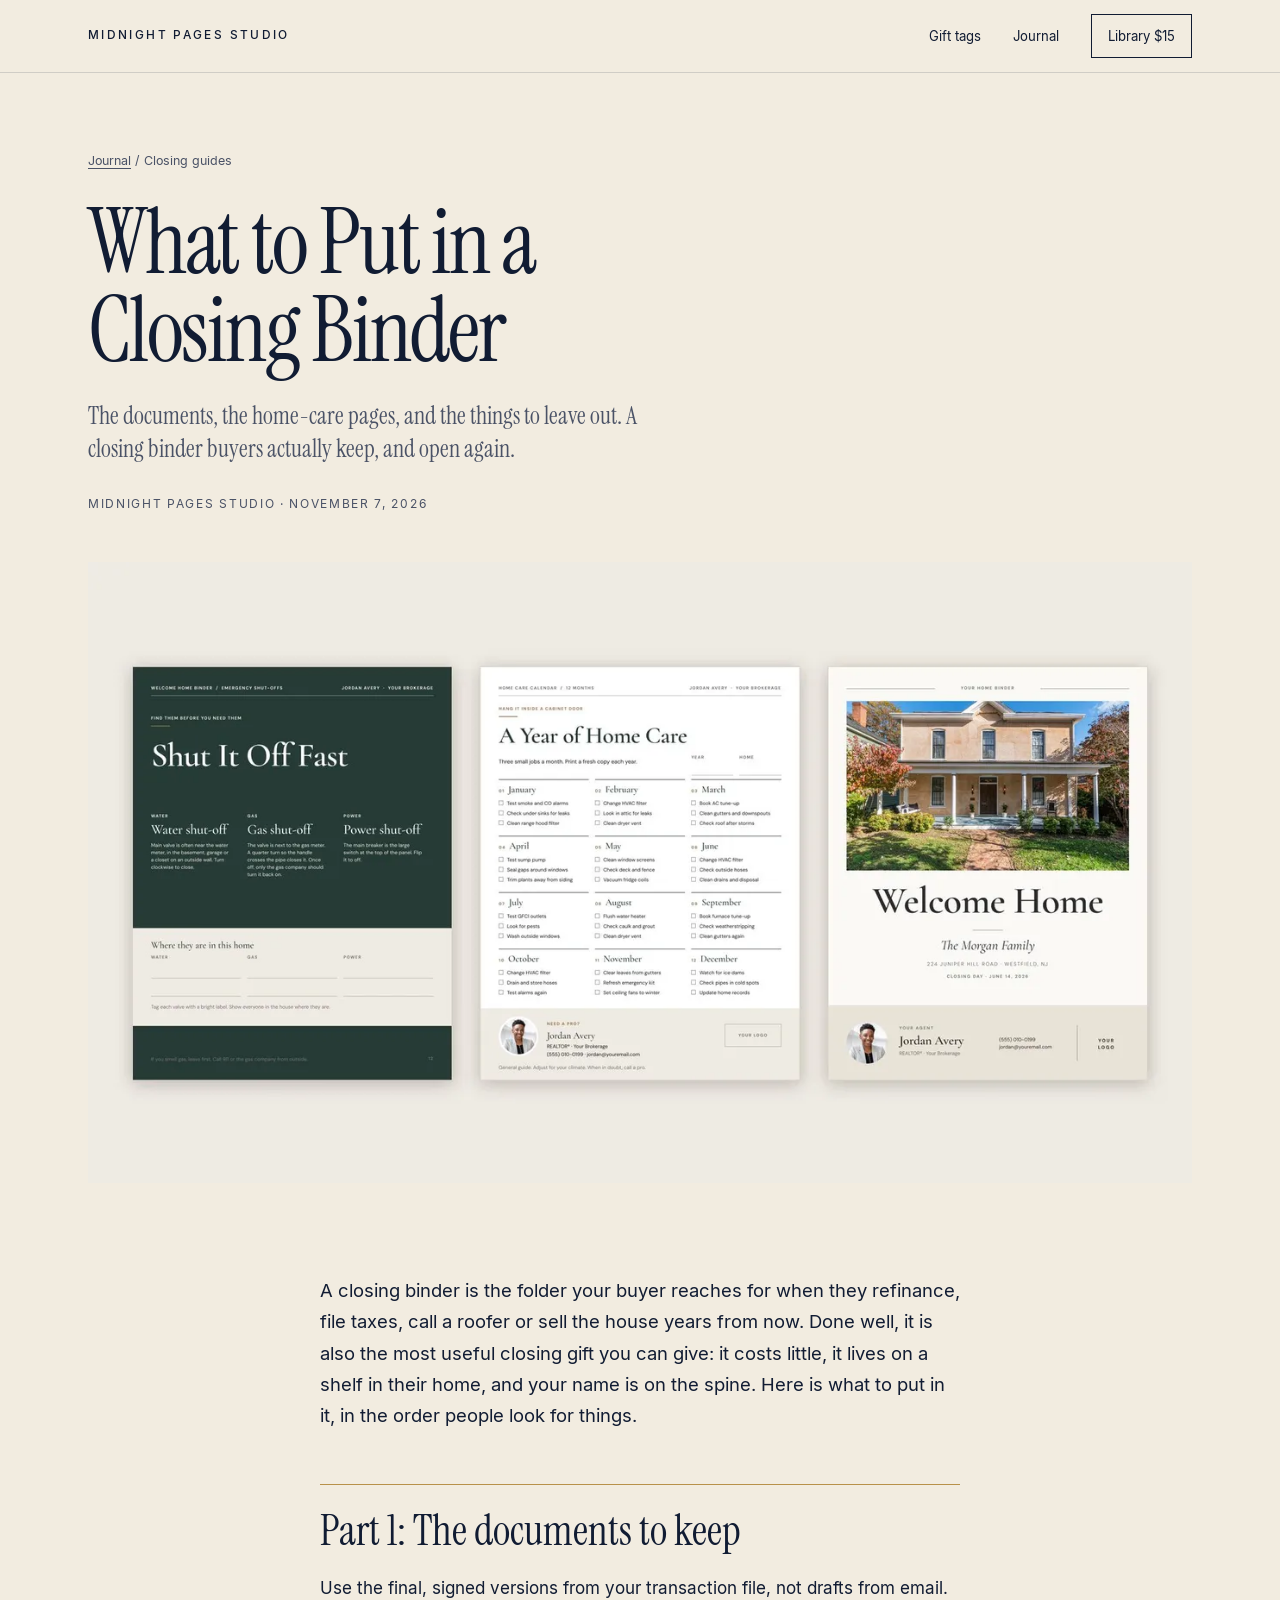
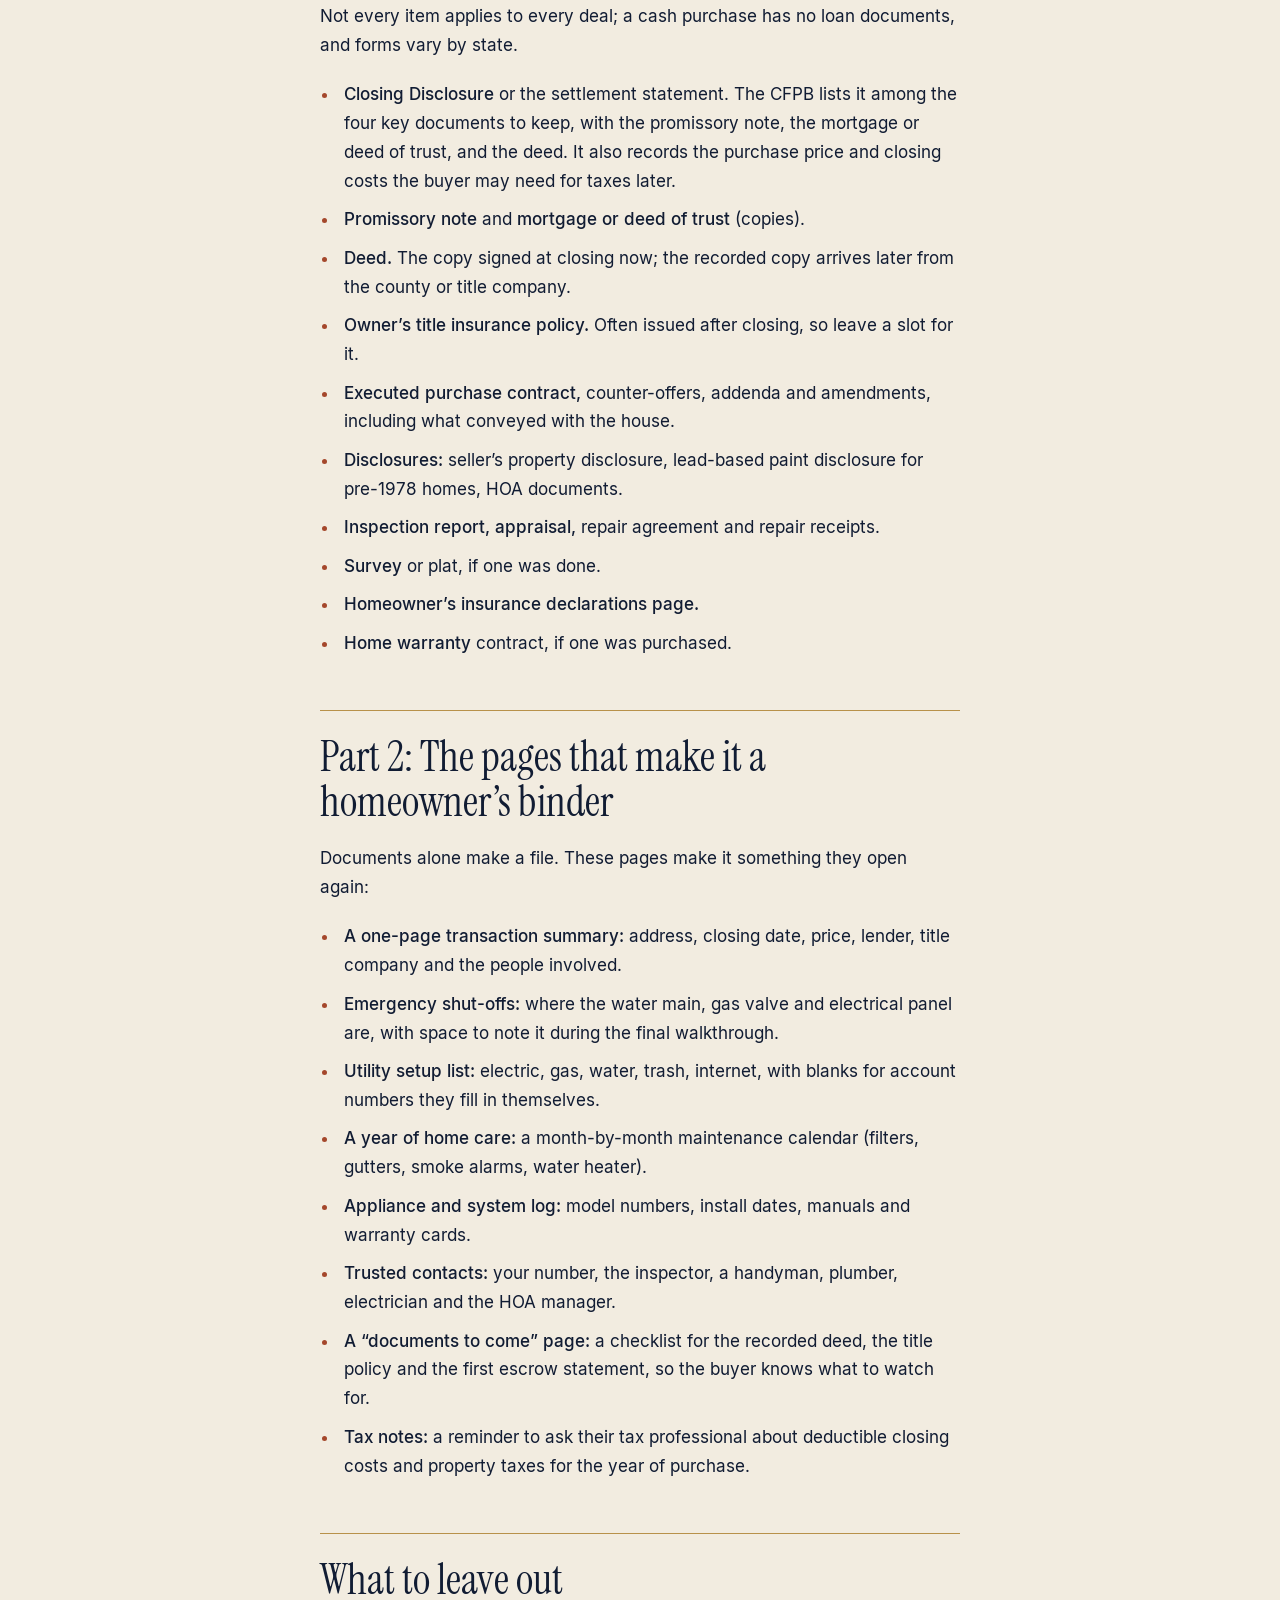
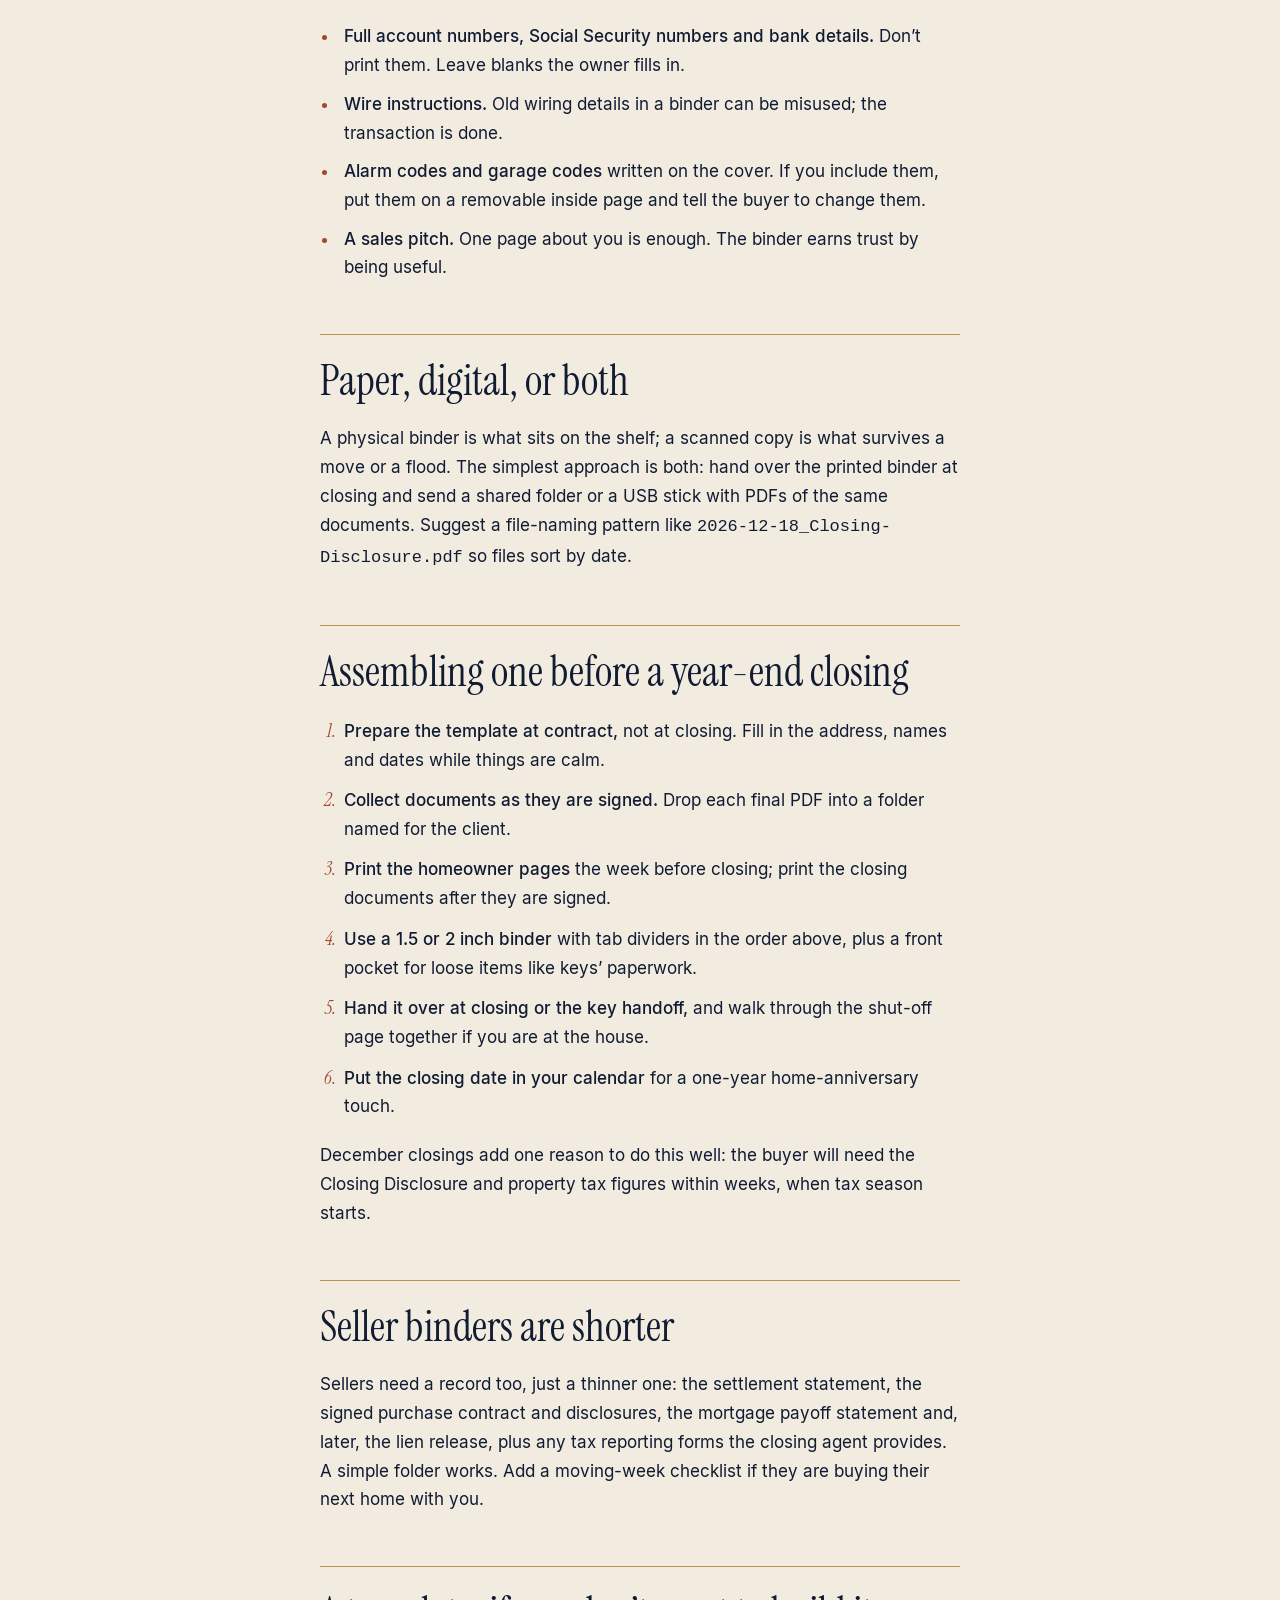
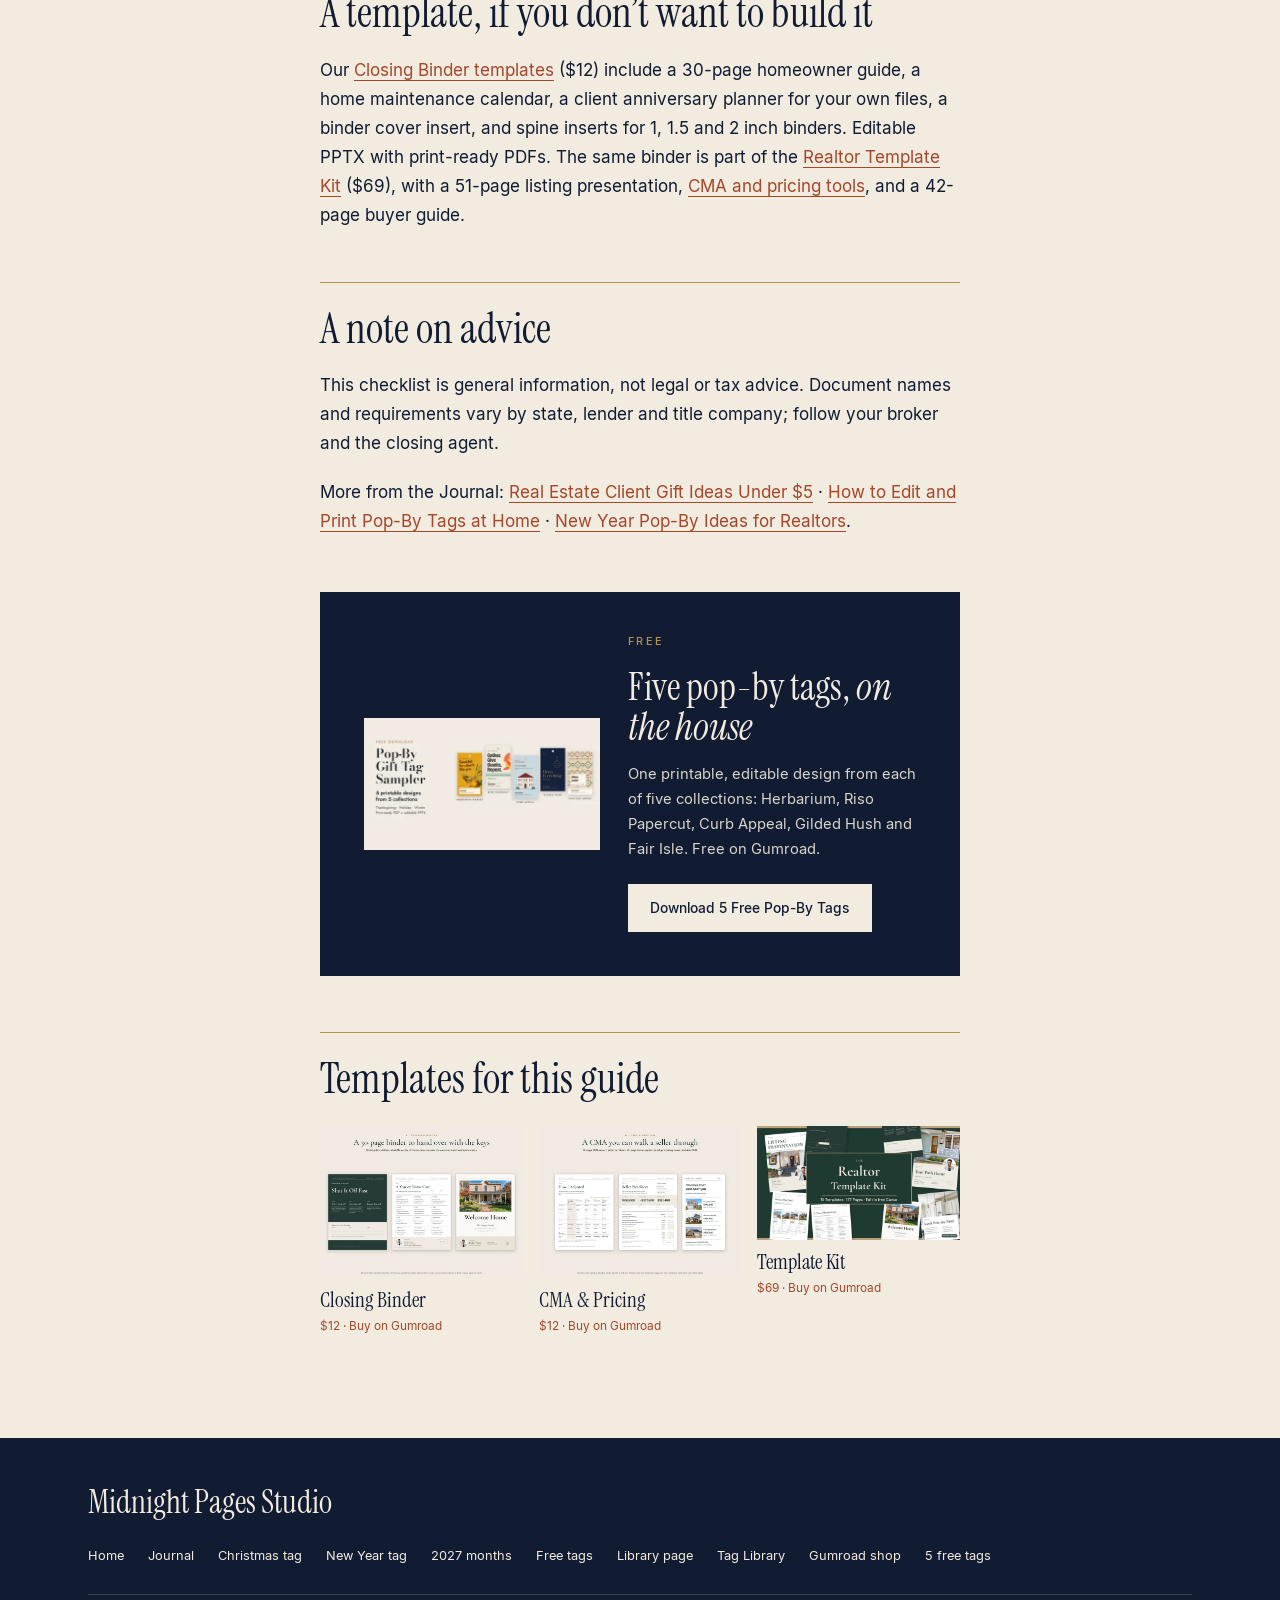
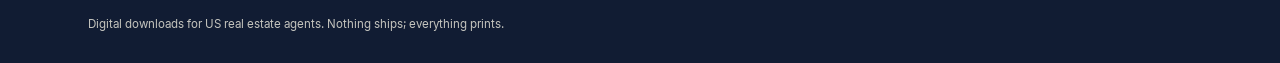
<file: blog/closing-binder-checklist-for-realtors/index.html>
<!doctype html>
<html lang="en">
<head>
<meta charset="utf-8">
<!-- Google tag (gtag.js) -->
<script async src="https://www.googletagmanager.com/gtag/js?id=AW-18521268865"></script>
<script>
  window.dataLayer = window.dataLayer || [];
  function gtag(){dataLayer.push(arguments);}
  gtag('js', new Date());

  gtag('config', 'AW-18521268865');
</script>
<script src="../../gads.js"></script>
<script defer src="../../utm.js"></script>
<meta name="viewport" content="width=device-width, initial-scale=1">
<title>What to Put in a Closing Binder: A Checklist for Real Estate Agents · Midnight Pages Studio</title>
<meta name="description" content="A closing binder checklist for real estate agents: the legal documents buyers must keep, the homeowner pages that make the binder useful, what to leave out, and how to assemble one before a year-end closing.">
<link rel="canonical" href="https://38763358.github.io/midnight-pages-studio/blog/closing-binder-checklist-for-realtors/">
<meta name="theme-color" content="#111c33">
<link rel="icon" href="../../favicon.svg" type="image/svg+xml">
<link rel="icon" href="../../favicon-32.png" sizes="32x32" type="image/png">
<link rel="apple-touch-icon" href="../../apple-touch-icon.png">
<meta property="og:type" content="article">
<meta property="og:site_name" content="Midnight Pages Studio">
<meta property="og:title" content="What to Put in a Closing Binder: A Checklist for Real Estate Agents · Midnight Pages Studio">
<meta property="og:description" content="A closing binder checklist for real estate agents: the legal documents buyers must keep, the homeowner pages that make the binder useful, what to leave out, and how to assemble one before a year-end closing.">
<meta property="og:url" content="https://38763358.github.io/midnight-pages-studio/blog/closing-binder-checklist-for-realtors/">
<meta property="og:image" content="https://38763358.github.io/midnight-pages-studio/img/blog/og-closing-binder.jpg">
<meta property="og:image:width" content="1200"><meta property="og:image:height" content="630">
<meta property="og:image:alt" content="Closing binder template pages: emergency shut-offs, a year of home care, and a welcome home cover">
<meta property="article:published_time" content="2026-11-07">
<meta property="og:locale" content="en_US">
<meta name="twitter:card" content="summary_large_image">
<meta name="twitter:title" content="What to Put in a Closing Binder: A Checklist for Real Estate Agents · Midnight Pages Studio">
<meta name="twitter:description" content="A closing binder checklist for real estate agents: the legal documents buyers must keep, the homeowner pages that make the binder useful, what to leave out, and how to assemble one before a year-end closing.">
<meta name="twitter:image" content="https://38763358.github.io/midnight-pages-studio/img/blog/og-closing-binder.jpg">
<link rel="preload" href="../../fonts/InstrumentSerif-Regular.woff" as="font" type="font/woff" crossorigin>
<link rel="stylesheet" href="../../blog.css">
<script type="application/ld+json">{
 "@context": "https://schema.org",
 "@type": "BlogPosting",
 "headline": "What to Put in a Closing Binder",
 "description": "A closing binder checklist for real estate agents: the legal documents buyers must keep, the homeowner pages that make the binder useful, what to leave out, and how to assemble one before a year-end closing.",
 "image": [
  "https://38763358.github.io/midnight-pages-studio/img/blog/og-closing-binder.jpg"
 ],
 "datePublished": "2026-11-07",
 "dateModified": "2026-11-07",
 "author": {
  "@type": "Organization",
  "name": "Midnight Pages Studio",
  "url": "https://midnightpagesstudio.gumroad.com"
 },
 "publisher": {
  "@type": "Organization",
  "name": "Midnight Pages Studio",
  "url": "https://midnightpagesstudio.gumroad.com",
  "logo": {
   "@type": "ImageObject",
   "url": "https://38763358.github.io/midnight-pages-studio/apple-touch-icon.png"
  }
 },
 "mainEntityOfPage": {
  "@type": "WebPage",
  "@id": "https://38763358.github.io/midnight-pages-studio/blog/closing-binder-checklist-for-realtors/"
 },
 "url": "https://38763358.github.io/midnight-pages-studio/blog/closing-binder-checklist-for-realtors/",
 "inLanguage": "en-US",
 "isPartOf": {
  "@type": "Blog",
  "@id": "https://38763358.github.io/midnight-pages-studio/blog/"
 }
}</script>
<script type="application/ld+json">{
 "@context": "https://schema.org",
 "@type": "BreadcrumbList",
 "itemListElement": [
  {
   "@type": "ListItem",
   "position": 1,
   "name": "Journal",
   "item": "https://38763358.github.io/midnight-pages-studio/blog/"
  },
  {
   "@type": "ListItem",
   "position": 2,
   "name": "What to Put in a Closing Binder",
   "item": "https://38763358.github.io/midnight-pages-studio/blog/closing-binder-checklist-for-realtors/"
  }
 ]
}</script>
</head>
<body>
<a class="b-skip" href="#main">Skip to content</a>
<header class="b-mast">
 <div class="b-wrap b-mast__row">
  <a class="b-wordmark" href="../../">MIDNIGHT PAGES STUDIO</a>
  <nav aria-label="Primary"><ul class="b-nav">
   <li><a href="../../#sets">Gift tags</a></li>
   <li><a href="../../blog/" >Journal</a></li>
   <li><a class="b-nav__buy" href="https://midnightpagesstudio.gumroad.com/l/pop-by-tag-library">Library $15</a></li>
  </ul></nav>
 </div>
</header>
<main id="main" class="b-article">
 <header class="b-wrap b-art__head">
  <p class="b-crumb"><a href="../">Journal</a> <span aria-hidden="true">/</span> Closing guides</p>
  <h1 class="b-display">What to Put in a Closing Binder</h1>
  <p class="b-dek">The documents, the home-care pages, and the things to leave out. A closing binder buyers actually keep, and open again.</p>
  <p class="b-byline">Midnight Pages Studio · <time datetime="2026-11-07">November 7, 2026</time></p>
 </header>
 <figure class="b-wrap b-hero"><picture><source type="image/webp" srcset="../../img/blog/closing-binder-800.webp 800w, ../../img/blog/closing-binder-1280.webp 1280w" sizes="(min-width: 72rem) 68rem, 100vw"><img src="https://38763358.github.io/midnight-pages-studio/img/blog/closing-binder-1280.jpg" srcset="https://38763358.github.io/midnight-pages-studio/img/blog/closing-binder-800.jpg 800w, https://38763358.github.io/midnight-pages-studio/img/blog/closing-binder-1280.jpg 1280w" sizes="(min-width: 72rem) 68rem, 100vw" width="1280" height="720" alt="Closing binder template pages: emergency shut-offs, a year of home care, and a welcome home cover" fetchpriority="high"></picture></figure>
 <div class="b-wrap b-prose">
<p>A closing binder is the folder your buyer reaches for when they refinance, file taxes, call a roofer or sell the house years from now. Done well, it is also the most useful closing gift you can give: it costs little, it lives on a shelf in their home, and your name is on the spine. Here is what to put in it, in the order people look for things.</p>

<h2>Part 1: The documents to keep</h2>
<p>Use the final, signed versions from your transaction file, not drafts from email. Not every item applies to every deal; a cash purchase has no loan documents, and forms vary by state.</p>
<ul>
<li><strong>Closing Disclosure</strong> or the settlement statement. The CFPB lists it among the four key documents to keep, with the promissory note, the mortgage or deed of trust, and the deed. It also records the purchase price and closing costs the buyer may need for taxes later.</li>
<li><strong>Promissory note</strong> and <strong>mortgage or deed of trust</strong> (copies).</li>
<li><strong>Deed.</strong> The copy signed at closing now; the recorded copy arrives later from the county or title company.</li>
<li><strong>Owner&rsquo;s title insurance policy.</strong> Often issued after closing, so leave a slot for it.</li>
<li><strong>Executed purchase contract,</strong> counter-offers, addenda and amendments, including what conveyed with the house.</li>
<li><strong>Disclosures:</strong> seller&rsquo;s property disclosure, lead-based paint disclosure for pre-1978 homes, HOA documents.</li>
<li><strong>Inspection report, appraisal,</strong> repair agreement and repair receipts.</li>
<li><strong>Survey</strong> or plat, if one was done.</li>
<li><strong>Homeowner&rsquo;s insurance declarations page.</strong></li>
<li><strong>Home warranty</strong> contract, if one was purchased.</li>
</ul>

<h2>Part 2: The pages that make it a homeowner&rsquo;s binder</h2>
<p>Documents alone make a file. These pages make it something they open again:</p>
<ul>
<li><strong>A one-page transaction summary:</strong> address, closing date, price, lender, title company and the people involved.</li>
<li><strong>Emergency shut-offs:</strong> where the water main, gas valve and electrical panel are, with space to note it during the final walkthrough.</li>
<li><strong>Utility setup list:</strong> electric, gas, water, trash, internet, with blanks for account numbers they fill in themselves.</li>
<li><strong>A year of home care:</strong> a month-by-month maintenance calendar (filters, gutters, smoke alarms, water heater).</li>
<li><strong>Appliance and system log:</strong> model numbers, install dates, manuals and warranty cards.</li>
<li><strong>Trusted contacts:</strong> your number, the inspector, a handyman, plumber, electrician and the HOA manager.</li>
<li><strong>A &ldquo;documents to come&rdquo; page:</strong> a checklist for the recorded deed, the title policy and the first escrow statement, so the buyer knows what to watch for.</li>
<li><strong>Tax notes:</strong> a reminder to ask their tax professional about deductible closing costs and property taxes for the year of purchase.</li>
</ul>

<h2>What to leave out</h2>
<ul>
<li><strong>Full account numbers, Social Security numbers and bank details.</strong> Don&rsquo;t print them. Leave blanks the owner fills in.</li>
<li><strong>Wire instructions.</strong> Old wiring details in a binder can be misused; the transaction is done.</li>
<li><strong>Alarm codes and garage codes</strong> written on the cover. If you include them, put them on a removable inside page and tell the buyer to change them.</li>
<li><strong>A sales pitch.</strong> One page about you is enough. The binder earns trust by being useful.</li>
</ul>

<h2>Paper, digital, or both</h2>
<p>A physical binder is what sits on the shelf; a scanned copy is what survives a move or a flood. The simplest approach is both: hand over the printed binder at closing and send a shared folder or a USB stick with PDFs of the same documents. Suggest a file-naming pattern like <code>2026-12-18_Closing-Disclosure.pdf</code> so files sort by date.</p>

<h2>Assembling one before a year-end closing</h2>
<ol>
<li><strong>Prepare the template at contract,</strong> not at closing. Fill in the address, names and dates while things are calm.</li>
<li><strong>Collect documents as they are signed.</strong> Drop each final PDF into a folder named for the client.</li>
<li><strong>Print the homeowner pages</strong> the week before closing; print the closing documents after they are signed.</li>
<li><strong>Use a 1.5 or 2 inch binder</strong> with tab dividers in the order above, plus a front pocket for loose items like keys&rsquo; paperwork.</li>
<li><strong>Hand it over at closing or the key handoff,</strong> and walk through the shut-off page together if you are at the house.</li>
<li><strong>Put the closing date in your calendar</strong> for a one-year home-anniversary touch.</li>
</ol>
<p>December closings add one reason to do this well: the buyer will need the Closing Disclosure and property tax figures within weeks, when tax season starts.</p>

<h2>Seller binders are shorter</h2>
<p>Sellers need a record too, just a thinner one: the settlement statement, the signed purchase contract and disclosures, the mortgage payoff statement and, later, the lien release, plus any tax reporting forms the closing agent provides. A simple folder works. Add a moving-week checklist if they are buying their next home with you.</p>

<h2>A template, if you don&rsquo;t want to build it</h2>
<p>Our <a href="https://midnightpagesstudio.gumroad.com/l/wynpd">Closing Binder templates</a> ($12) include a 30-page homeowner guide, a home maintenance calendar, a client anniversary planner for your own files, a binder cover insert, and spine inserts for 1, 1.5 and 2 inch binders. Editable PPTX with print-ready PDFs. The same binder is part of the <a href="https://midnightpagesstudio.gumroad.com/l/realtor-template-kit">Realtor Template Kit</a> ($69), with a 51-page listing presentation, <a href="https://midnightpagesstudio.gumroad.com/l/tjdnce">CMA and pricing tools</a>, and a 42-page buyer guide.</p>

<h2>A note on advice</h2>
<p>This checklist is general information, not legal or tax advice. Document names and requirements vary by state, lender and title company; follow your broker and the closing agent.</p>
<p class="b-more">More from the Journal: <a href="../pop-by-gift-ideas-under-5-dollars/">Real Estate Client Gift Ideas Under $5</a> · <a href="../how-to-print-pop-by-tags-at-home/">How to Edit and Print Pop-By Tags at Home</a> · <a href="../new-year-pop-by-ideas-for-realtors/">New Year Pop-By Ideas for Realtors</a>.</p>

  <aside class="b-sample" aria-labelledby="sample-h">
 <div class="b-sample__img"><picture><source type="image/webp" srcset="../../img/free-tags-480.webp 480w, ../../img/free-tags-960.webp 960w" sizes="(min-width: 40rem) 22rem, 90vw"><img src="../../img/free-tags-480.jpg" srcset="../../img/free-tags-480.jpg 480w, ../../img/free-tags-960.jpg 960w" sizes="(min-width: 40rem) 22rem, 90vw" width="480" height="270" alt="Cover of the free Pop-By Gift Tag Sampler: five printable tag designs from five collections" loading="lazy" decoding="async"></picture></div>
 <div><p class="b-eyebrow">Free</p><h2 id="sample-h" class="b-sample__h">Five pop-by tags, <em>on the house</em></h2>
 <p>One printable, editable design from each of five collections: Herbarium, Riso Papercut, Curb Appeal, Gilded Hush and Fair Isle. Free on Gumroad.</p>
 <a class="b-btn" href="https://midnightpagesstudio.gumroad.com/l/free-pop-by-gift-tags">Download 5 Free Pop-By Tags</a></div>
</aside>
  <section class="b-rel" aria-labelledby="rel-h"><h2 id="rel-h">Templates for this guide</h2><ul><li><a href="https://midnightpagesstudio.gumroad.com/l/wynpd"><picture><source type="image/webp" srcset="../../img/kit/closing-binder-800.webp"><img src="https://38763358.github.io/midnight-pages-studio/img/kit/closing-binder-800.jpg" width="800" height="600" alt="Closing Binder" loading="lazy" decoding="async"></picture><span class="b-rel__name">Closing Binder</span><span class="b-rel__price">$12 · Buy on Gumroad</span></a></li><li><a href="https://midnightpagesstudio.gumroad.com/l/tjdnce"><picture><source type="image/webp" srcset="../../img/kit/cma-pricing-800.webp"><img src="https://38763358.github.io/midnight-pages-studio/img/kit/cma-pricing-800.jpg" width="800" height="600" alt="CMA &amp; Pricing" loading="lazy" decoding="async"></picture><span class="b-rel__name">CMA &amp; Pricing</span><span class="b-rel__price">$12 · Buy on Gumroad</span></a></li><li><a href="https://midnightpagesstudio.gumroad.com/l/realtor-template-kit"><picture><source type="image/webp" srcset="../../img/kit/kit-hero-640.webp"><img src="https://38763358.github.io/midnight-pages-studio/img/kit/kit-hero-640.jpg" width="640" height="360" alt="Template Kit" loading="lazy" decoding="async"></picture><span class="b-rel__name">Template Kit</span><span class="b-rel__price">$69 · Buy on Gumroad</span></a></li></ul></section>
 </div>
</main>
<footer class="b-foot"><div class="b-wrap b-foot__row">
 <p class="b-foot__mark">Midnight Pages Studio</p>
 <ul class="b-foot__links"><li><a href="../../">Home</a></li><li><a href="../../blog/">Journal</a></li><li><a href="../../christmas-pop-by-tags/">Christmas tag</a></li><li><a href="../../new-year-pop-by-tags/">New Year tag</a></li><li><a href="../../2027-monthly-pop-by-tags/">2027 months</a></li><li><a href="../../free-pop-by-tags/">Free tags</a></li><li><a href="../../pop-by-tag-library/">Library page</a></li><li><a href="https://midnightpagesstudio.gumroad.com/l/pop-by-tag-library">Tag Library</a></li><li><a href="https://midnightpagesstudio.gumroad.com">Gumroad shop</a></li><li><a href="https://midnightpagesstudio.gumroad.com/l/free-pop-by-gift-tags">5 free tags</a></li></ul>
 <p class="b-foot__fine">Digital downloads for US real estate agents. Nothing ships; everything prints.</p>
</div></footer>
</body>
</html>
</file>
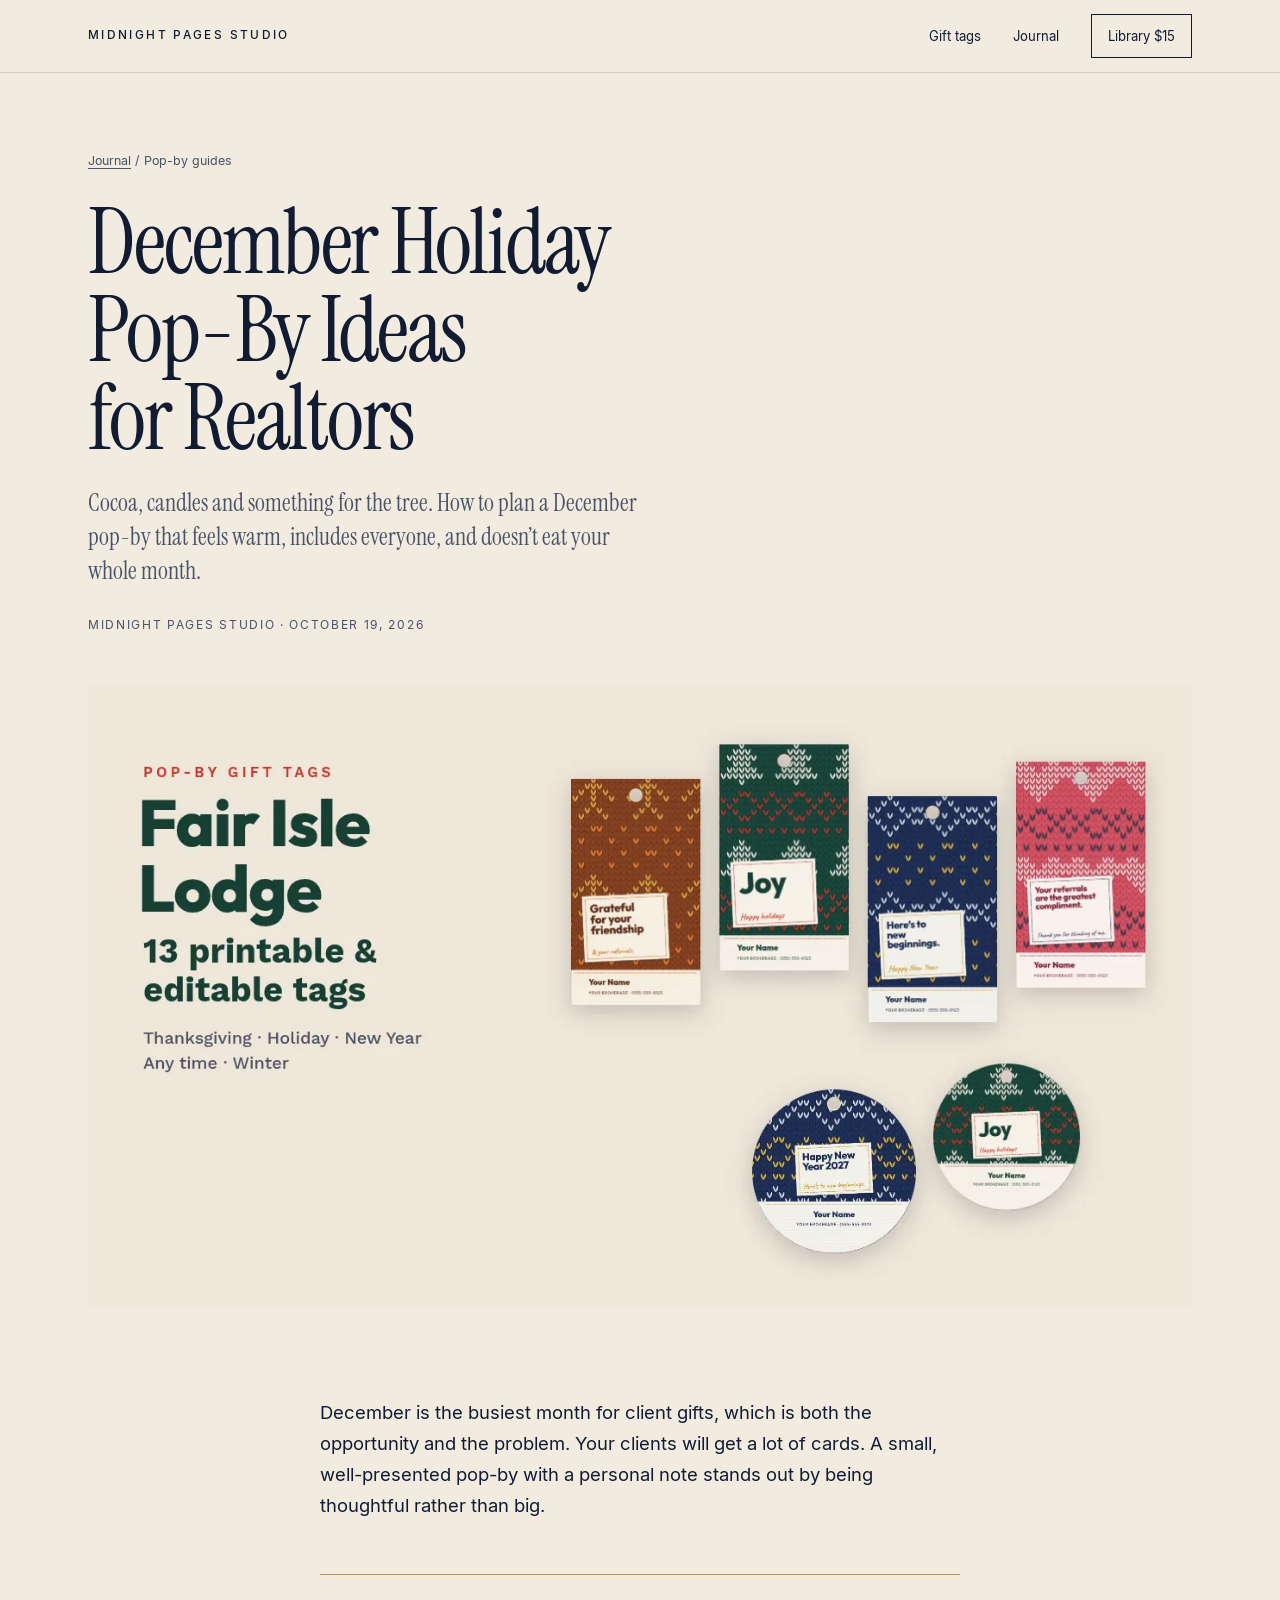
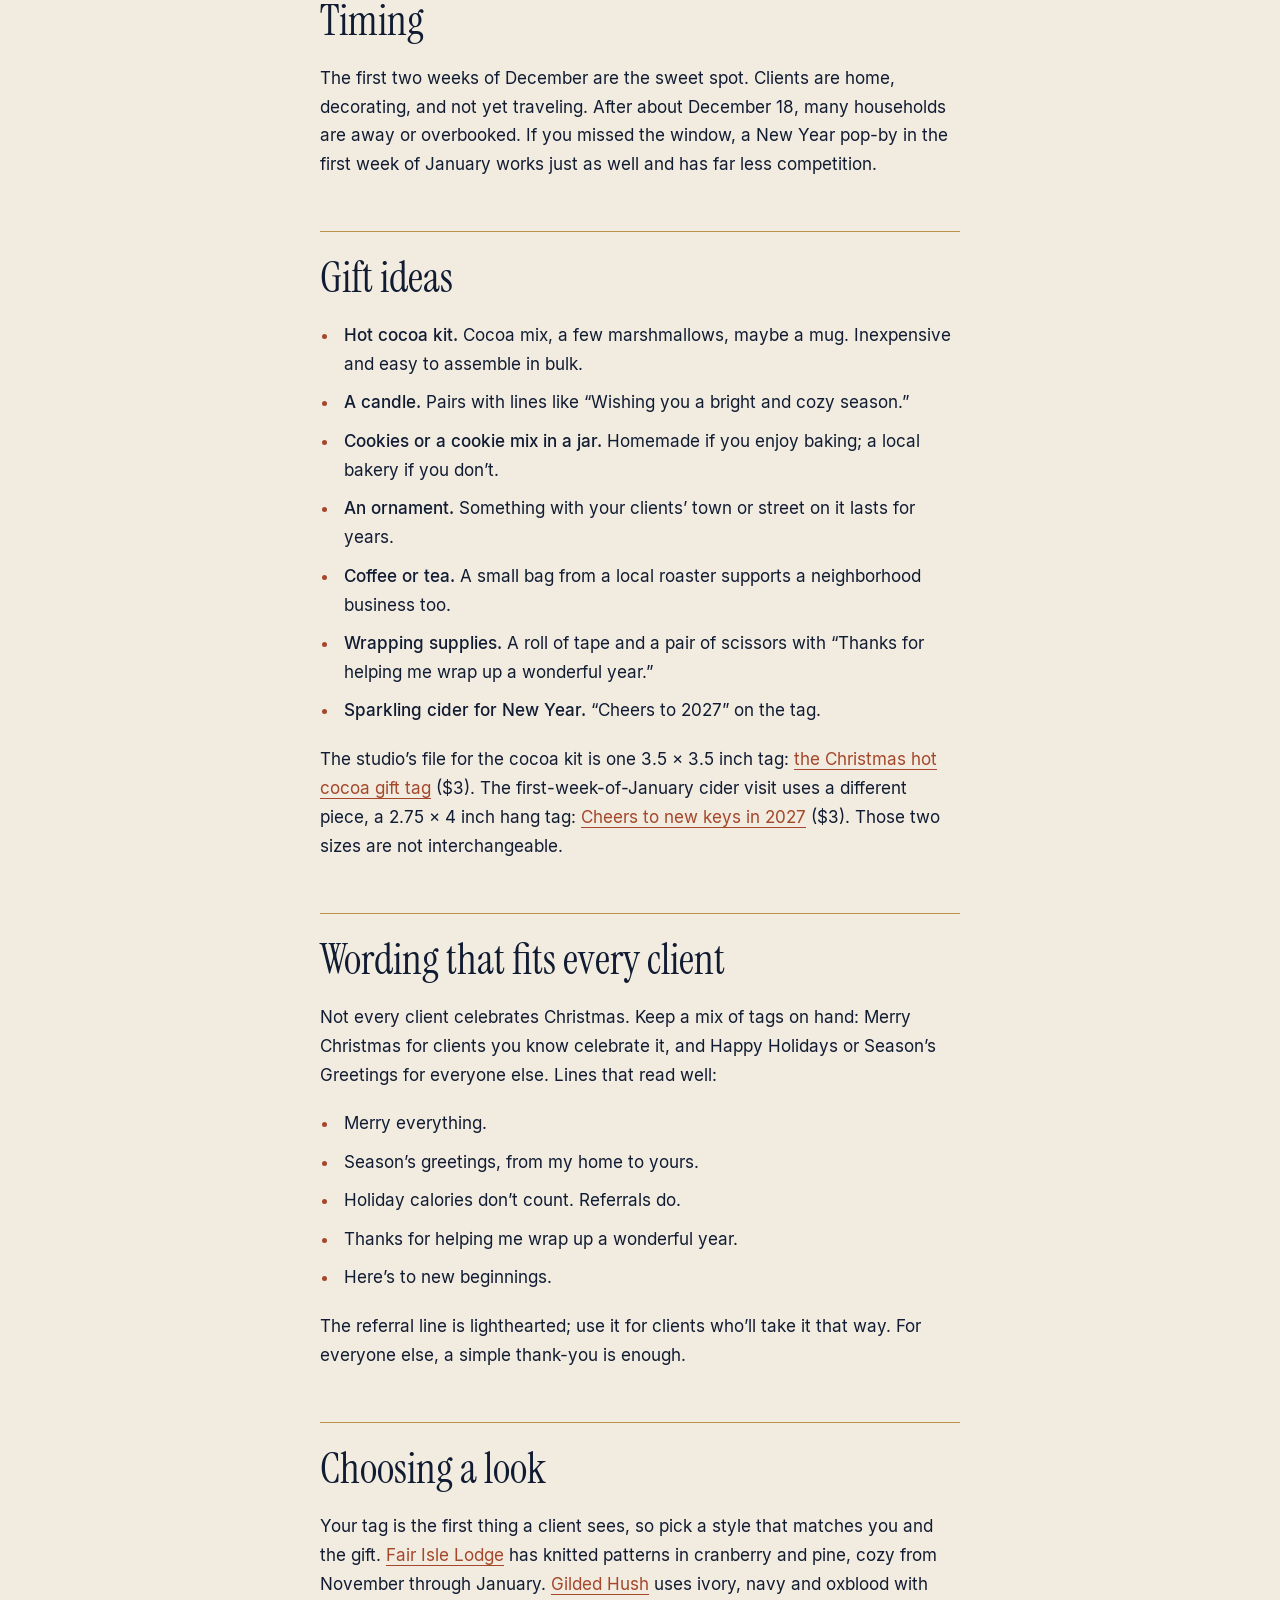
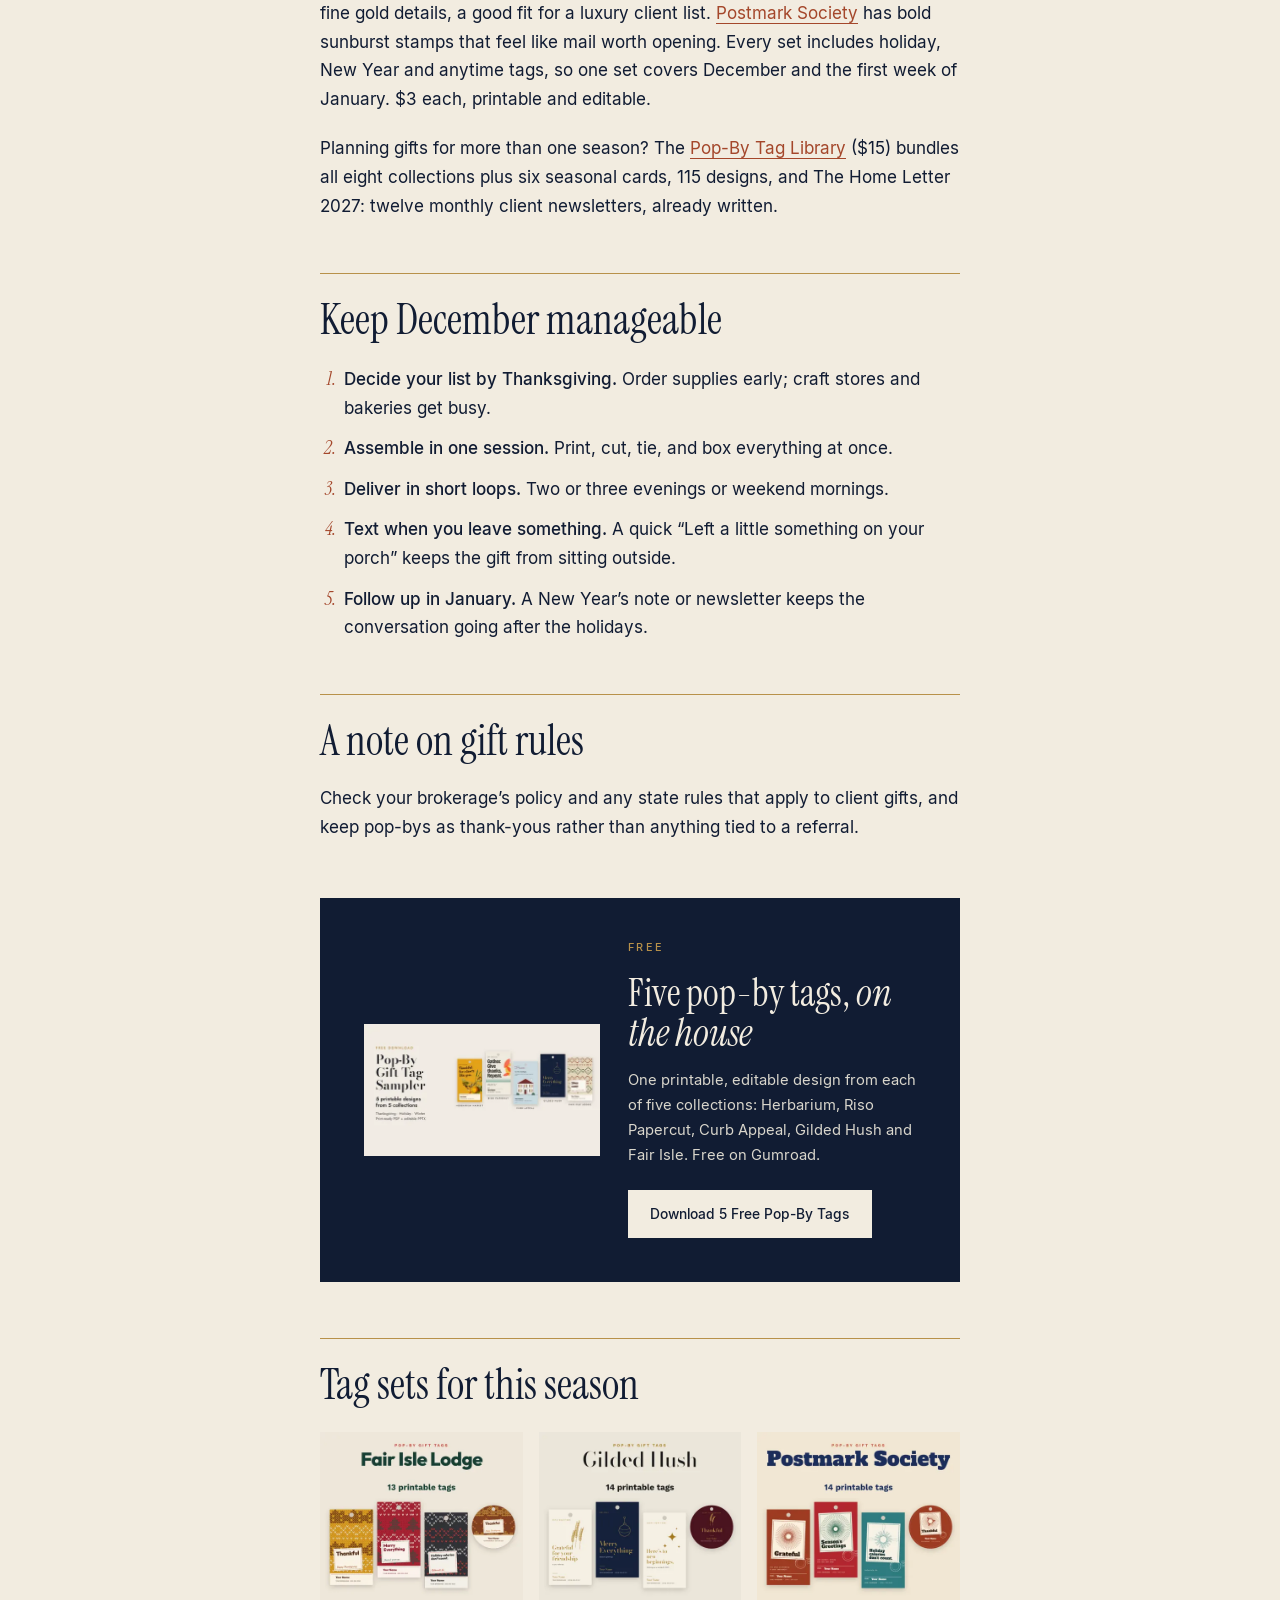
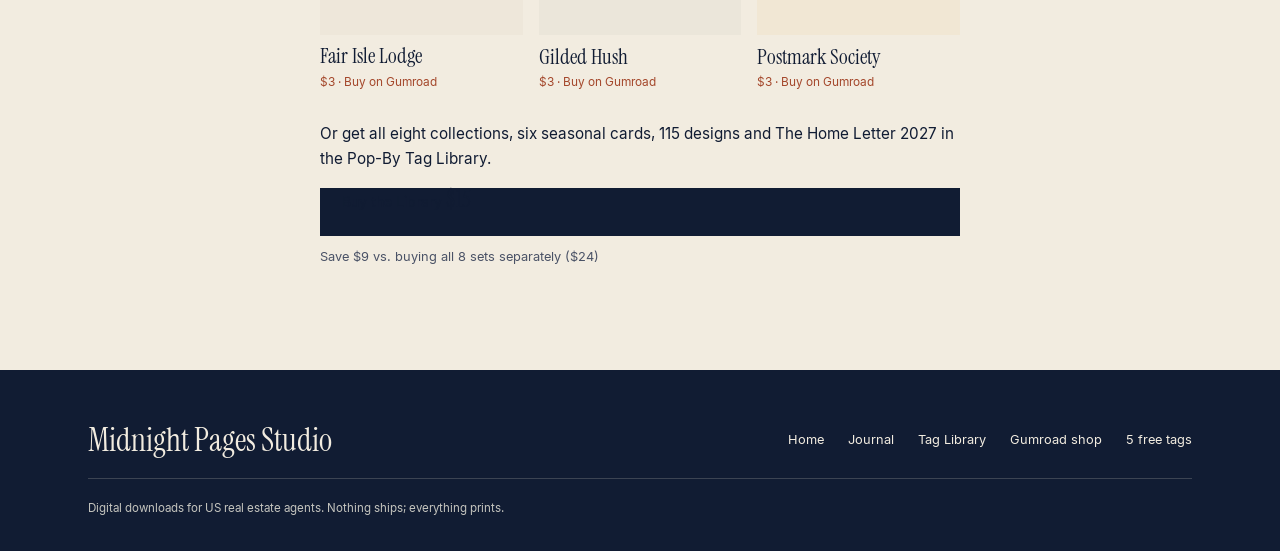
<file: blog/holiday-pop-by-ideas-for-realtors/index.html>
<!doctype html>
<html lang="en">
<head>
<meta charset="utf-8">
<!-- Google tag (gtag.js) -->
<script async src="https://www.googletagmanager.com/gtag/js?id=AW-18521268865"></script>
<script>
  window.dataLayer = window.dataLayer || [];
  function gtag(){dataLayer.push(arguments);}
  gtag('js', new Date());

  gtag('config', 'AW-18521268865');
</script>
<script src="../../gads.js"></script>
<script defer src="../../utm.js"></script>
<meta name="viewport" content="width=device-width, initial-scale=1">
<title>Holiday Pop-By Ideas for Realtors: December Gifts and Tag Wording · Midnight Pages Studio</title>
<meta name="description" content="December pop-by ideas for real estate agents: inclusive holiday gifts, tag wording for every client, timing around the holidays, and a simple New Year follow-up.">
<link rel="canonical" href="https://38763358.github.io/midnight-pages-studio/blog/holiday-pop-by-ideas-for-realtors/">
<meta name="theme-color" content="#111c33">
<link rel="icon" href="../../favicon.svg" type="image/svg+xml">
<link rel="icon" href="../../favicon-32.png" sizes="32x32" type="image/png">
<link rel="apple-touch-icon" href="../../apple-touch-icon.png">
<meta property="og:type" content="article">
<meta property="og:site_name" content="Midnight Pages Studio">
<meta property="og:title" content="Holiday Pop-By Ideas for Realtors: December Gifts and Tag Wording · Midnight Pages Studio">
<meta property="og:description" content="December pop-by ideas for real estate agents: inclusive holiday gifts, tag wording for every client, timing around the holidays, and a simple New Year follow-up.">
<meta property="og:url" content="https://38763358.github.io/midnight-pages-studio/blog/holiday-pop-by-ideas-for-realtors/">
<meta property="og:image" content="https://38763358.github.io/midnight-pages-studio/img/blog/og-holiday.jpg">
<meta property="og:image:width" content="1200"><meta property="og:image:height" content="630">
<meta property="og:locale" content="en_US">
<meta name="twitter:card" content="summary_large_image">
<meta name="twitter:title" content="Holiday Pop-By Ideas for Realtors: December Gifts and Tag Wording · Midnight Pages Studio">
<meta name="twitter:description" content="December pop-by ideas for real estate agents: inclusive holiday gifts, tag wording for every client, timing around the holidays, and a simple New Year follow-up.">
<meta name="twitter:image" content="https://38763358.github.io/midnight-pages-studio/img/blog/og-holiday.jpg">
<link rel="preload" href="../../fonts/InstrumentSerif-Regular.woff" as="font" type="font/woff" crossorigin>
<link rel="stylesheet" href="../../blog.css">
<script type="application/ld+json">{
 "@context": "https://schema.org",
 "@type": "BlogPosting",
 "headline": "December Holiday Pop-By Ideas for Realtors",
 "description": "December pop-by ideas for real estate agents: inclusive holiday gifts, tag wording for every client, timing around the holidays, and a simple New Year follow-up.",
 "image": [
  "https://38763358.github.io/midnight-pages-studio/img/blog/og-holiday.jpg"
 ],
 "datePublished": "2026-10-19",
 "dateModified": "2026-11-07",
 "author": {
  "@type": "Organization",
  "name": "Midnight Pages Studio",
  "url": "https://midnightpagesstudio.gumroad.com"
 },
 "publisher": {
  "@type": "Organization",
  "name": "Midnight Pages Studio",
  "url": "https://midnightpagesstudio.gumroad.com",
  "logo": {
   "@type": "ImageObject",
   "url": "https://38763358.github.io/midnight-pages-studio/apple-touch-icon.png"
  }
 },
 "mainEntityOfPage": {
  "@type": "WebPage",
  "@id": "https://38763358.github.io/midnight-pages-studio/blog/holiday-pop-by-ideas-for-realtors/"
 },
 "url": "https://38763358.github.io/midnight-pages-studio/blog/holiday-pop-by-ideas-for-realtors/",
 "inLanguage": "en-US",
 "isPartOf": {
  "@type": "Blog",
  "@id": "https://38763358.github.io/midnight-pages-studio/blog/"
 }
}</script>
<script type="application/ld+json">{
 "@context": "https://schema.org",
 "@type": "BreadcrumbList",
 "itemListElement": [
  {
   "@type": "ListItem",
   "position": 1,
   "name": "Journal",
   "item": "https://38763358.github.io/midnight-pages-studio/blog/"
  },
  {
   "@type": "ListItem",
   "position": 2,
   "name": "December Holiday Pop-By Ideas for Realtors",
   "item": "https://38763358.github.io/midnight-pages-studio/blog/holiday-pop-by-ideas-for-realtors/"
  }
 ]
}</script>
</head>
<body>
<a class="b-skip" href="#main">Skip to content</a>
<header class="b-mast">
 <div class="b-wrap b-mast__row">
  <a class="b-wordmark" href="../../">MIDNIGHT PAGES STUDIO</a>
  <nav aria-label="Primary"><ul class="b-nav">
   <li><a href="../../#sets">Gift tags</a></li>
   <li><a href="../../blog/" aria-current="false">Journal</a></li>
   <li><a class="b-nav__buy" href="https://midnightpagesstudio.gumroad.com/l/pop-by-tag-library">Library $15</a></li>
  </ul></nav>
 </div>
</header>
<main id="main" class="b-article">
 <header class="b-wrap b-art__head">
  <p class="b-crumb"><a href="../">Journal</a> <span aria-hidden="true">/</span> Pop-by guides</p>
  <h1 class="b-display">December Holiday Pop-By Ideas for Realtors</h1>
  <p class="b-dek">Cocoa, candles and something for the tree. How to plan a December pop-by that feels warm, includes everyone, and doesn&rsquo;t eat your whole month.</p>
  <p class="b-byline">Midnight Pages Studio · <time datetime="2026-10-19">October 19, 2026</time></p>
 </header>
 <figure class="b-wrap b-hero"><picture><source type="image/webp" srcset="../../img/blog/holiday-800.webp 800w, ../../img/blog/holiday-1280.webp 1280w" sizes="(min-width: 72rem) 68rem, 100vw"><img src="https://38763358.github.io/midnight-pages-studio/img/blog/holiday-1280.jpg" srcset="https://38763358.github.io/midnight-pages-studio/img/blog/holiday-800.jpg 800w, https://38763358.github.io/midnight-pages-studio/img/blog/holiday-1280.jpg 1280w" sizes="(min-width: 72rem) 68rem, 100vw" width="1280" height="720" alt="Printable pop-by gift tags from Midnight Pages Studio" fetchpriority="high"></picture></figure>
 <div class="b-wrap b-prose">
<p>December is the busiest month for client gifts, which is both the opportunity and the problem. Your clients will get a lot of cards. A small, well-presented pop-by with a personal note stands out by being thoughtful rather than big.</p>

<h2>Timing</h2>
<p>The first two weeks of December are the sweet spot. Clients are home, decorating, and not yet traveling. After about December 18, many households are away or overbooked. If you missed the window, a New Year pop-by in the first week of January works just as well and has far less competition.</p>

<h2>Gift ideas</h2>
<ul>
<li><strong>Hot cocoa kit.</strong> Cocoa mix, a few marshmallows, maybe a mug. Inexpensive and easy to assemble in bulk.</li>
<li><strong>A candle.</strong> Pairs with lines like &ldquo;Wishing you a bright and cozy season.&rdquo;</li>
<li><strong>Cookies or a cookie mix in a jar.</strong> Homemade if you enjoy baking; a local bakery if you don&rsquo;t.</li>
<li><strong>An ornament.</strong> Something with your clients&rsquo; town or street on it lasts for years.</li>
<li><strong>Coffee or tea.</strong> A small bag from a local roaster supports a neighborhood business too.</li>
<li><strong>Wrapping supplies.</strong> A roll of tape and a pair of scissors with &ldquo;Thanks for helping me wrap up a wonderful year.&rdquo;</li>
<li><strong>Sparkling cider for New Year.</strong> &ldquo;Cheers to 2027&rdquo; on the tag.</li>
</ul>

<p>The studio’s file for the cocoa kit is one 3.5 × 3.5 inch tag: <a href="../../christmas-pop-by-tags/">the Christmas hot cocoa gift tag</a> ($3). The first-week-of-January cider visit uses a different piece, a 2.75 × 4 inch hang tag: <a href="../../new-year-pop-by-tags/">Cheers to new keys in 2027</a> ($3). Those two sizes are not interchangeable.</p>

<h2>Wording that fits every client</h2>
<p>Not every client celebrates Christmas. Keep a mix of tags on hand: Merry Christmas for clients you know celebrate it, and Happy Holidays or Season&rsquo;s Greetings for everyone else. Lines that read well:</p>
<ul>
<li>Merry everything.</li>
<li>Season&rsquo;s greetings, from my home to yours.</li>
<li>Holiday calories don&rsquo;t count. Referrals do.</li>
<li>Thanks for helping me wrap up a wonderful year.</li>
<li>Here&rsquo;s to new beginnings.</li>
</ul>
<p>The referral line is lighthearted; use it for clients who&rsquo;ll take it that way. For everyone else, a simple thank-you is enough.</p>

<h2>Choosing a look</h2>
<p>Your tag is the first thing a client sees, so pick a style that matches you and the gift. <a href="https://midnightpagesstudio.gumroad.com/l/fair-isle-lodge-pop-by-gift-tags">Fair Isle Lodge</a> has knitted patterns in cranberry and pine, cozy from November through January. <a href="https://midnightpagesstudio.gumroad.com/l/gilded-hush-pop-by-gift-tags">Gilded Hush</a> uses ivory, navy and oxblood with fine gold details, a good fit for a luxury client list. <a href="https://midnightpagesstudio.gumroad.com/l/postmark-society-pop-by-gift-tags">Postmark Society</a> has bold sunburst stamps that feel like mail worth opening. Every set includes holiday, New Year and anytime tags, so one set covers December and the first week of January. $3 each, printable and editable.</p>
<p>Planning gifts for more than one season? The <a href="https://midnightpagesstudio.gumroad.com/l/pop-by-tag-library">Pop-By Tag Library</a> ($15) bundles all eight collections plus six seasonal cards, 115 designs, and The Home Letter 2027: twelve monthly client newsletters, already written.</p>

<h2>Keep December manageable</h2>
<ol>
<li><strong>Decide your list by Thanksgiving.</strong> Order supplies early; craft stores and bakeries get busy.</li>
<li><strong>Assemble in one session.</strong> Print, cut, tie, and box everything at once.</li>
<li><strong>Deliver in short loops.</strong> Two or three evenings or weekend mornings.</li>
<li><strong>Text when you leave something.</strong> A quick &ldquo;Left a little something on your porch&rdquo; keeps the gift from sitting outside.</li>
<li><strong>Follow up in January.</strong> A New Year&rsquo;s note or newsletter keeps the conversation going after the holidays.</li>
</ol>

<h2>A note on gift rules</h2>
<p>Check your brokerage&rsquo;s policy and any state rules that apply to client gifts, and keep pop-bys as thank-yous rather than anything tied to a referral.</p>

  <aside class="b-sample" aria-labelledby="sample-h">
 <div class="b-sample__img"><picture><source type="image/webp" srcset="../../img/free-tags-480.webp 480w, ../../img/free-tags-960.webp 960w" sizes="(min-width: 40rem) 22rem, 90vw"><img src="../../img/free-tags-480.jpg" srcset="../../img/free-tags-480.jpg 480w, ../../img/free-tags-960.jpg 960w" sizes="(min-width: 40rem) 22rem, 90vw" width="480" height="270" alt="Cover of the free Pop-By Gift Tag Sampler: five printable tag designs from five collections" loading="lazy" decoding="async"></picture></div>
 <div><p class="b-eyebrow">Free</p><h2 id="sample-h" class="b-sample__h">Five pop-by tags, <em>on the house</em></h2>
 <p>One printable, editable design from each of five collections: Herbarium, Riso Papercut, Curb Appeal, Gilded Hush and Fair Isle. Free on Gumroad.</p>
 <a class="b-btn" href="https://midnightpagesstudio.gumroad.com/l/free-pop-by-gift-tags">Download 5 Free Pop-By Tags</a></div>
</aside>
  <section class="b-rel" aria-labelledby="rel-h"><h2 id="rel-h">Tag sets for this season</h2><ul><li><a href="https://midnightpagesstudio.gumroad.com/l/fair-isle-lodge-pop-by-gift-tags"><picture><source type="image/webp" srcset="../../img/fair-isle-480.webp"><img src="https://38763358.github.io/midnight-pages-studio/img/fair-isle-480.jpg" width="480" height="480" alt="Fair Isle Lodge gift tag set" loading="lazy" decoding="async"></picture><span class="b-rel__name">Fair Isle Lodge</span><span class="b-rel__price">$3 · Buy on Gumroad</span></a></li><li><a href="https://midnightpagesstudio.gumroad.com/l/gilded-hush-pop-by-gift-tags"><picture><source type="image/webp" srcset="../../img/gilded-hush-480.webp"><img src="https://38763358.github.io/midnight-pages-studio/img/gilded-hush-480.jpg" width="480" height="480" alt="Gilded Hush gift tag set" loading="lazy" decoding="async"></picture><span class="b-rel__name">Gilded Hush</span><span class="b-rel__price">$3 · Buy on Gumroad</span></a></li><li><a href="https://midnightpagesstudio.gumroad.com/l/postmark-society-pop-by-gift-tags"><picture><source type="image/webp" srcset="../../img/postmark-480.webp"><img src="https://38763358.github.io/midnight-pages-studio/img/postmark-480.jpg" width="480" height="480" alt="Postmark Society gift tag set" loading="lazy" decoding="async"></picture><span class="b-rel__name">Postmark Society</span><span class="b-rel__price">$3 · Buy on Gumroad</span></a></li></ul>
  <div class="b-rel__all"><p>Or get all eight collections, six seasonal cards, 115 designs and The Home Letter 2027 in the Pop-By Tag Library.</p><a class="b-btn b-btn--ink" href="https://midnightpagesstudio.gumroad.com/l/pop-by-tag-library">Buy the Library <span class="b-btn__price">$15</span></a><p class="b-save">Save $9 vs. buying all 8 sets separately ($24)</p></div></section>
 </div>
</main>
<footer class="b-foot"><div class="b-wrap b-foot__row">
 <p class="b-foot__mark">Midnight Pages Studio</p>
 <ul class="b-foot__links"><li><a href="../../">Home</a></li><li><a href="../../blog/">Journal</a></li><li><a href="https://midnightpagesstudio.gumroad.com/l/pop-by-tag-library">Tag Library</a></li><li><a href="https://midnightpagesstudio.gumroad.com">Gumroad shop</a></li><li><a href="https://midnightpagesstudio.gumroad.com/l/free-pop-by-gift-tags">5 free tags</a></li></ul>
 <p class="b-foot__fine">Digital downloads for US real estate agents. Nothing ships; everything prints.</p>
</div></footer>
</body>
</html>
</file>
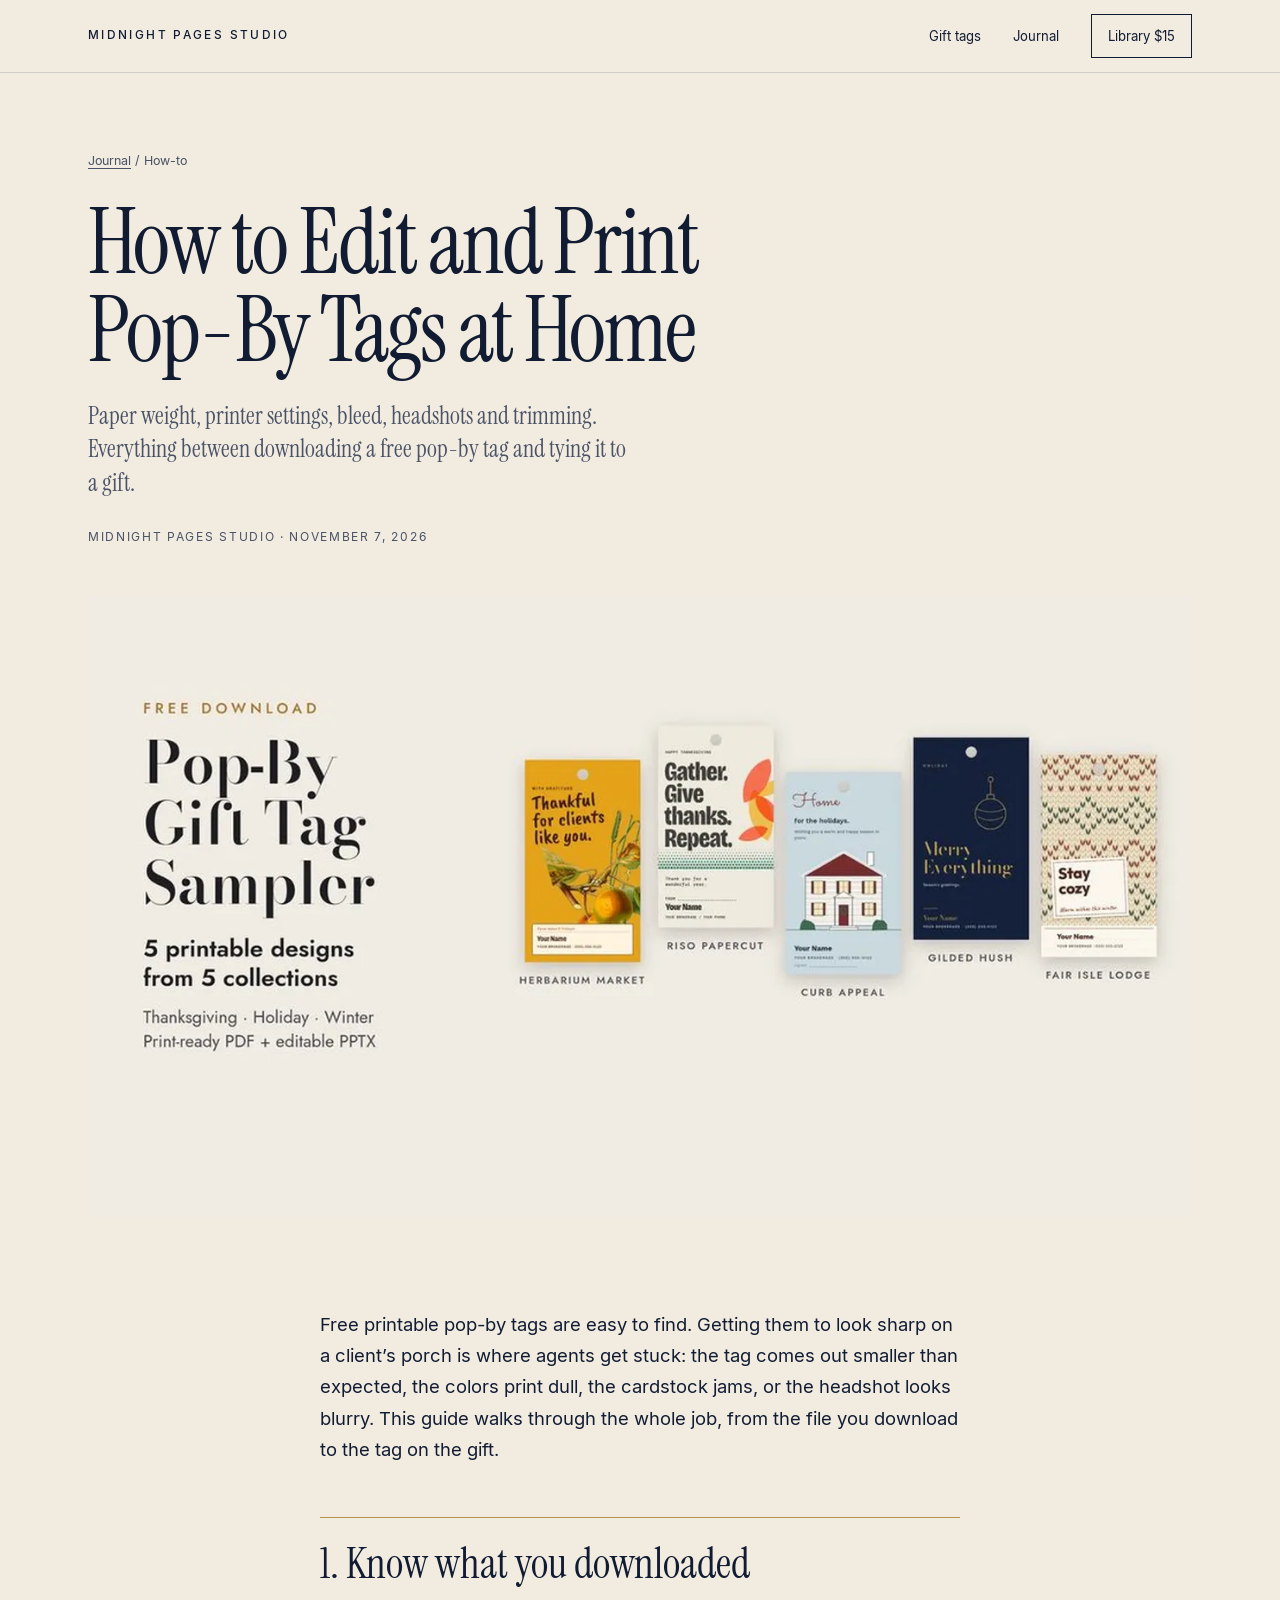
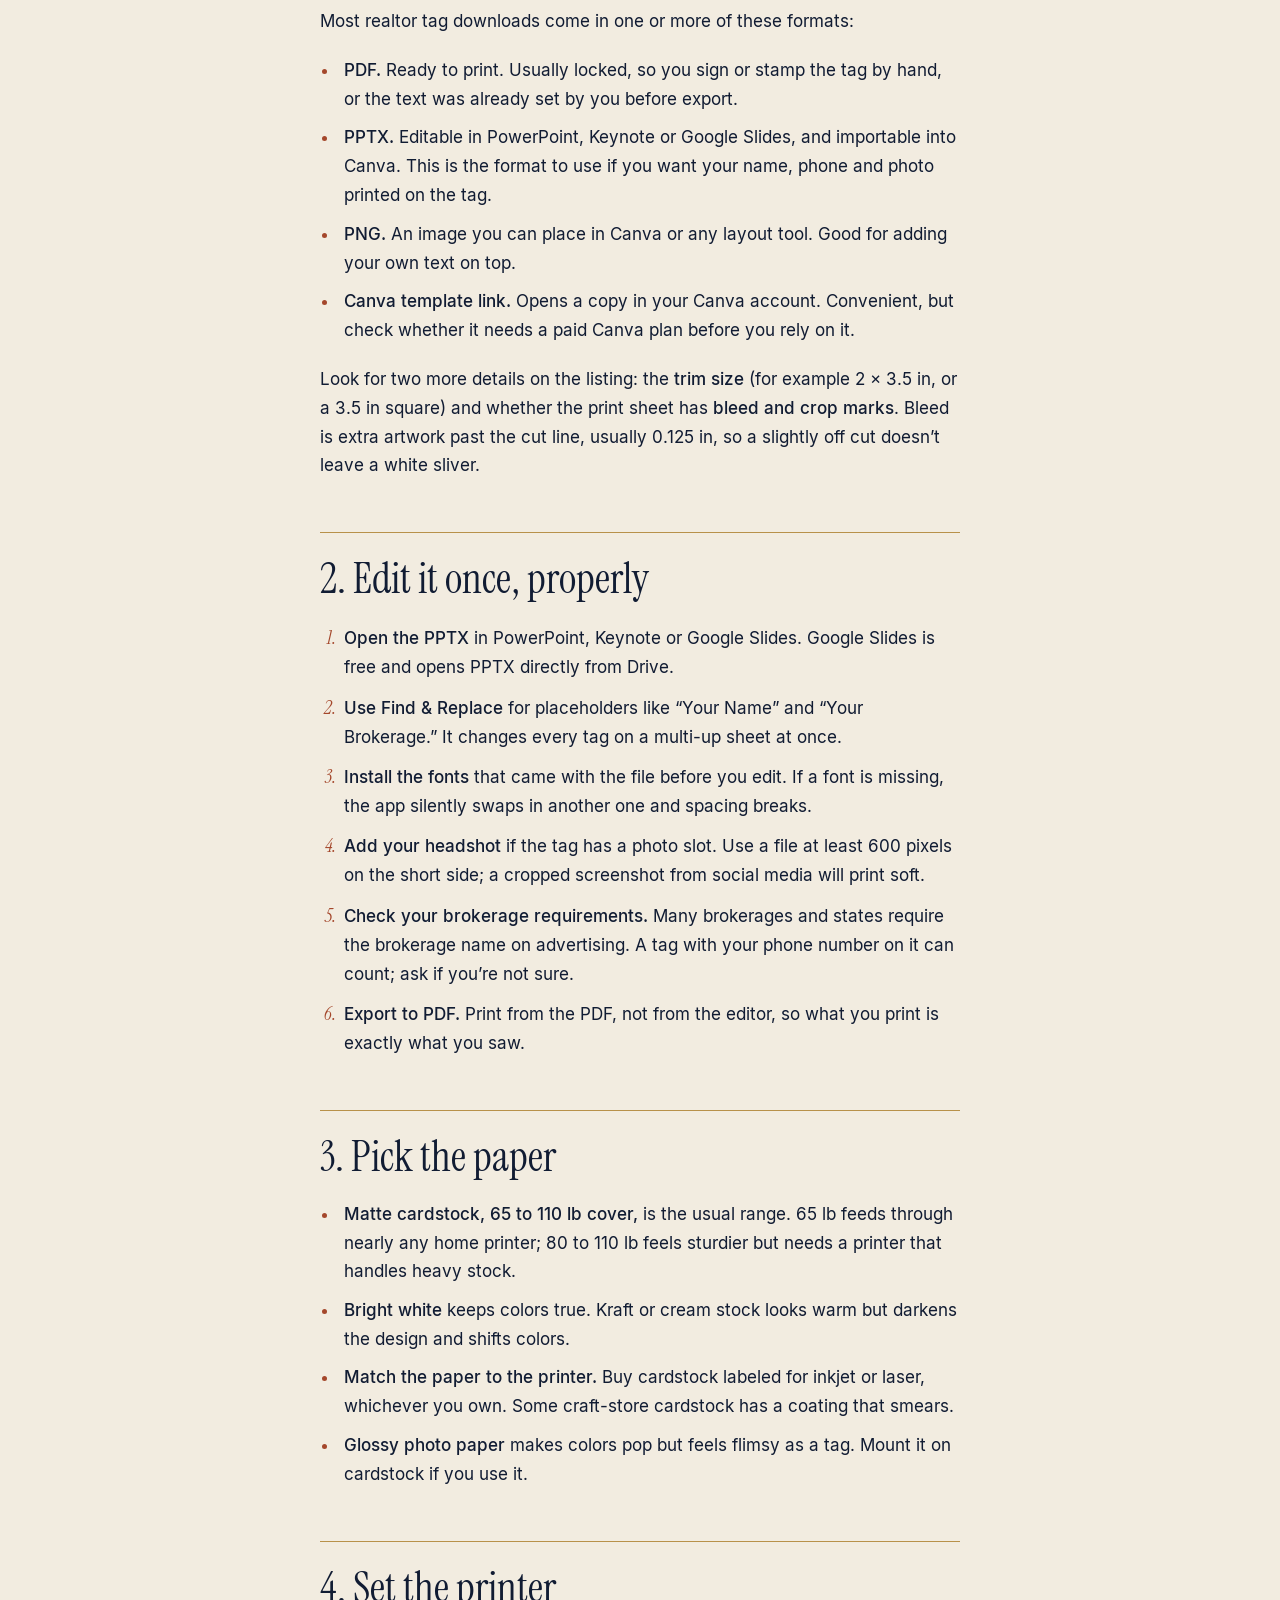
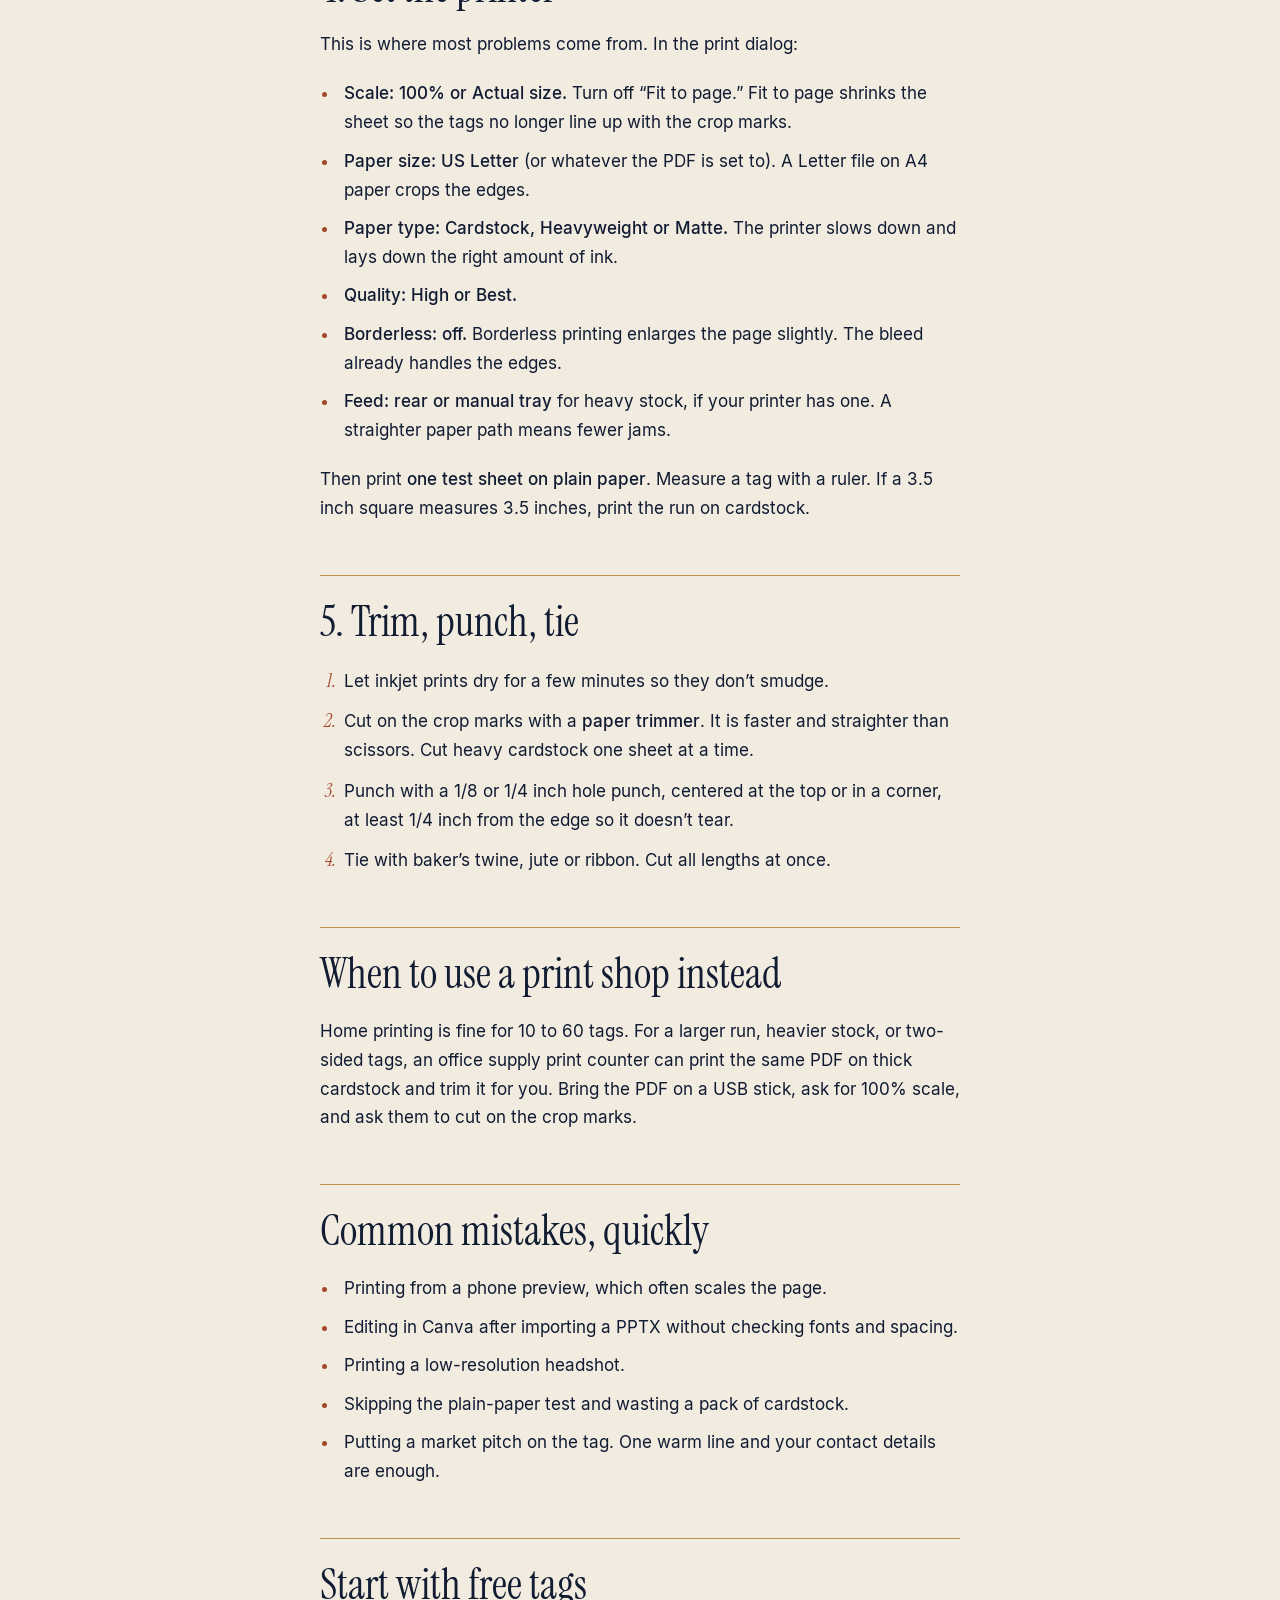
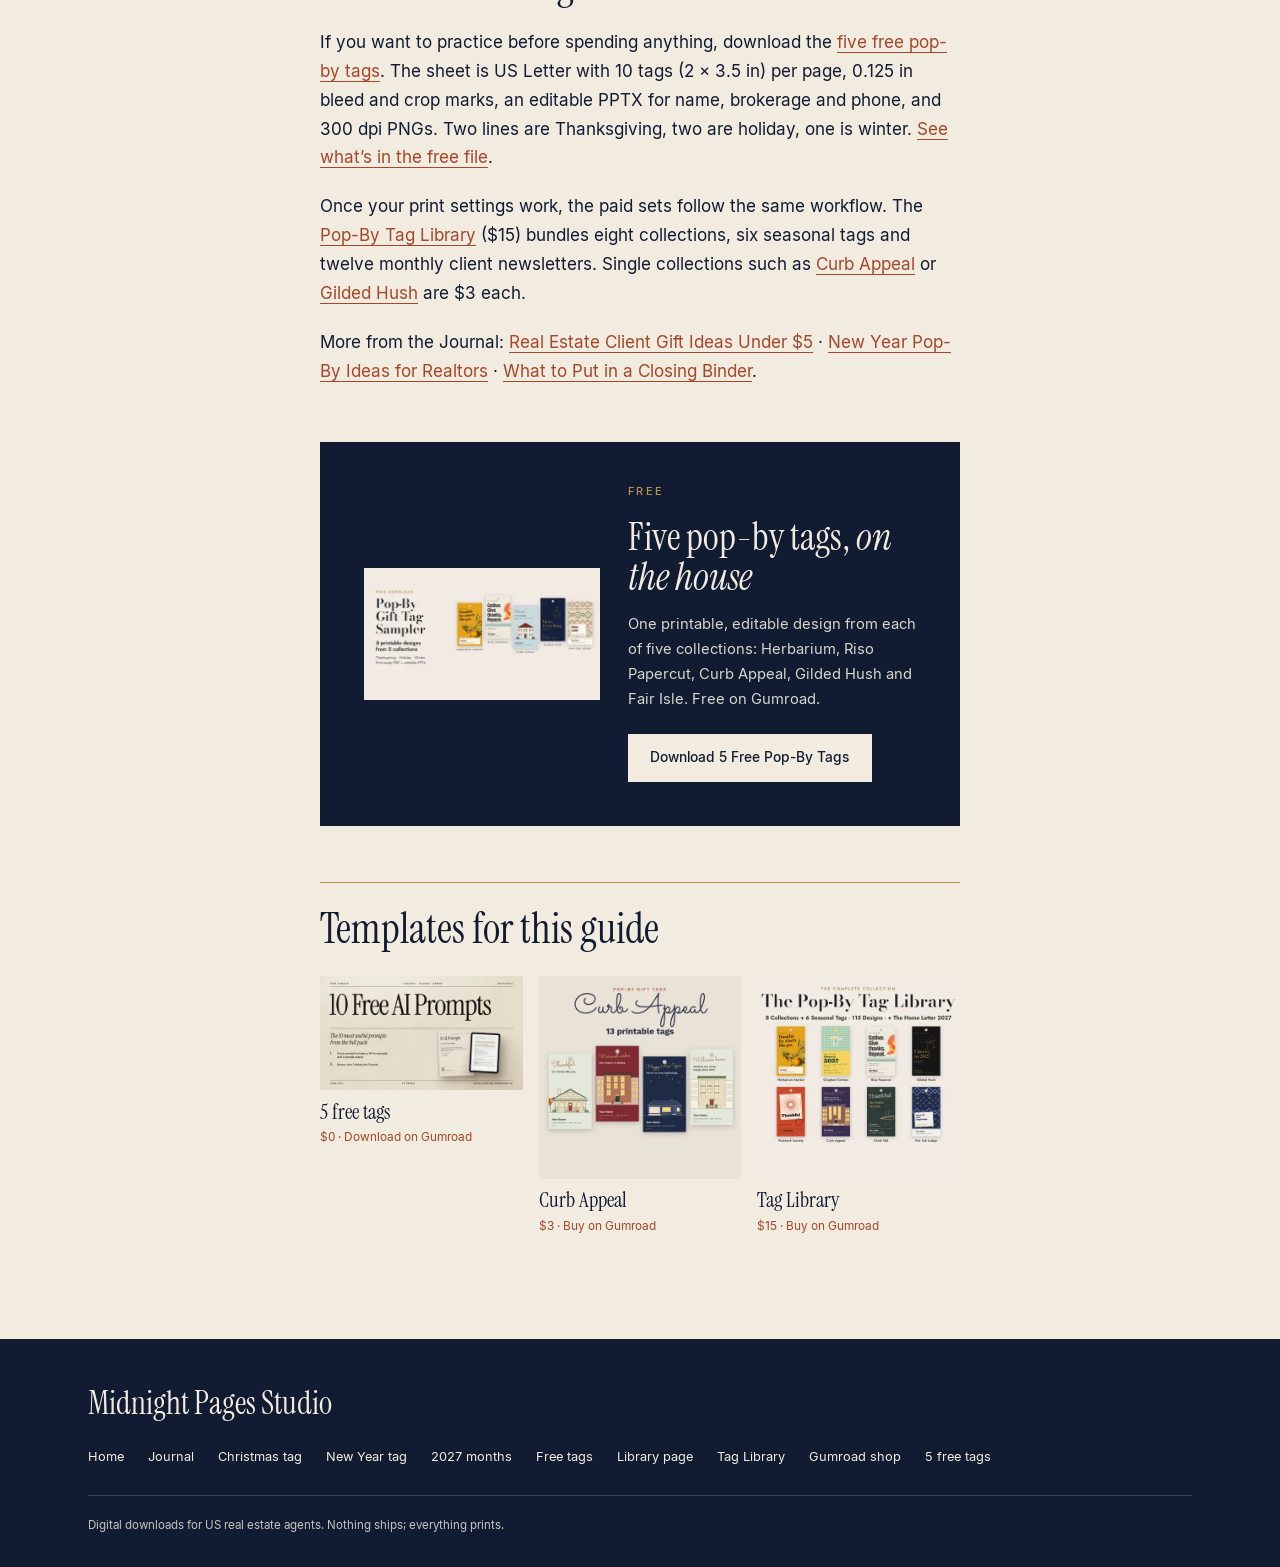
<file: blog/how-to-print-pop-by-tags-at-home/index.html>
<!doctype html>
<html lang="en">
<head>
<meta charset="utf-8">
<!-- Google tag (gtag.js) -->
<script async src="https://www.googletagmanager.com/gtag/js?id=AW-18521268865"></script>
<script>
  window.dataLayer = window.dataLayer || [];
  function gtag(){dataLayer.push(arguments);}
  gtag('js', new Date());

  gtag('config', 'AW-18521268865');
</script>
<script src="../../gads.js"></script>
<script defer src="../../utm.js"></script>
<meta name="viewport" content="width=device-width, initial-scale=1">
<title>Free Printable Pop-By Tags for Realtors: How to Edit and Print Them at Home · Midnight Pages Studio</title>
<meta name="description" content="A step-by-step guide for real estate agents: edit a printable pop-by tag in PowerPoint, Google Slides or Canva, pick cardstock, set your printer, trim, and avoid the common mistakes. Free tags included.">
<link rel="canonical" href="https://38763358.github.io/midnight-pages-studio/blog/how-to-print-pop-by-tags-at-home/">
<meta name="theme-color" content="#111c33">
<link rel="icon" href="../../favicon.svg" type="image/svg+xml">
<link rel="icon" href="../../favicon-32.png" sizes="32x32" type="image/png">
<link rel="apple-touch-icon" href="../../apple-touch-icon.png">
<meta property="og:type" content="article">
<meta property="og:site_name" content="Midnight Pages Studio">
<meta property="og:title" content="Free Printable Pop-By Tags for Realtors: How to Edit and Print Them at Home · Midnight Pages Studio">
<meta property="og:description" content="A step-by-step guide for real estate agents: edit a printable pop-by tag in PowerPoint, Google Slides or Canva, pick cardstock, set your printer, trim, and avoid the common mistakes. Free tags included.">
<meta property="og:url" content="https://38763358.github.io/midnight-pages-studio/blog/how-to-print-pop-by-tags-at-home/">
<meta property="og:image" content="https://38763358.github.io/midnight-pages-studio/img/blog/og-print-tags.jpg">
<meta property="og:image:width" content="1200"><meta property="og:image:height" content="630">
<meta property="og:image:alt" content="Five free printable pop-by gift tags for realtors from five collections">
<meta property="article:published_time" content="2026-11-07">
<meta property="og:locale" content="en_US">
<meta name="twitter:card" content="summary_large_image">
<meta name="twitter:title" content="Free Printable Pop-By Tags for Realtors: How to Edit and Print Them at Home · Midnight Pages Studio">
<meta name="twitter:description" content="A step-by-step guide for real estate agents: edit a printable pop-by tag in PowerPoint, Google Slides or Canva, pick cardstock, set your printer, trim, and avoid the common mistakes. Free tags included.">
<meta name="twitter:image" content="https://38763358.github.io/midnight-pages-studio/img/blog/og-print-tags.jpg">
<link rel="preload" href="../../fonts/InstrumentSerif-Regular.woff" as="font" type="font/woff" crossorigin>
<link rel="stylesheet" href="../../blog.css">
<script type="application/ld+json">{
 "@context": "https://schema.org",
 "@type": "BlogPosting",
 "headline": "How to Edit and Print Pop-By Tags at Home",
 "description": "A step-by-step guide for real estate agents: edit a printable pop-by tag in PowerPoint, Google Slides or Canva, pick cardstock, set your printer, trim, and avoid the common mistakes. Free tags included.",
 "image": [
  "https://38763358.github.io/midnight-pages-studio/img/blog/og-print-tags.jpg"
 ],
 "datePublished": "2026-11-07",
 "dateModified": "2026-11-07",
 "author": {
  "@type": "Organization",
  "name": "Midnight Pages Studio",
  "url": "https://midnightpagesstudio.gumroad.com"
 },
 "publisher": {
  "@type": "Organization",
  "name": "Midnight Pages Studio",
  "url": "https://midnightpagesstudio.gumroad.com",
  "logo": {
   "@type": "ImageObject",
   "url": "https://38763358.github.io/midnight-pages-studio/apple-touch-icon.png"
  }
 },
 "mainEntityOfPage": {
  "@type": "WebPage",
  "@id": "https://38763358.github.io/midnight-pages-studio/blog/how-to-print-pop-by-tags-at-home/"
 },
 "url": "https://38763358.github.io/midnight-pages-studio/blog/how-to-print-pop-by-tags-at-home/",
 "inLanguage": "en-US",
 "isPartOf": {
  "@type": "Blog",
  "@id": "https://38763358.github.io/midnight-pages-studio/blog/"
 }
}</script>
<script type="application/ld+json">{
 "@context": "https://schema.org",
 "@type": "BreadcrumbList",
 "itemListElement": [
  {
   "@type": "ListItem",
   "position": 1,
   "name": "Journal",
   "item": "https://38763358.github.io/midnight-pages-studio/blog/"
  },
  {
   "@type": "ListItem",
   "position": 2,
   "name": "How to Edit and Print Pop-By Tags at Home",
   "item": "https://38763358.github.io/midnight-pages-studio/blog/how-to-print-pop-by-tags-at-home/"
  }
 ]
}</script>
</head>
<body>
<a class="b-skip" href="#main">Skip to content</a>
<header class="b-mast">
 <div class="b-wrap b-mast__row">
  <a class="b-wordmark" href="../../">MIDNIGHT PAGES STUDIO</a>
  <nav aria-label="Primary"><ul class="b-nav">
   <li><a href="../../#sets">Gift tags</a></li>
   <li><a href="../../blog/" >Journal</a></li>
   <li><a class="b-nav__buy" href="https://midnightpagesstudio.gumroad.com/l/pop-by-tag-library">Library $15</a></li>
  </ul></nav>
 </div>
</header>
<main id="main" class="b-article">
 <header class="b-wrap b-art__head">
  <p class="b-crumb"><a href="../">Journal</a> <span aria-hidden="true">/</span> How-to</p>
  <h1 class="b-display">How to Edit and Print Pop-By Tags at Home</h1>
  <p class="b-dek">Paper weight, printer settings, bleed, headshots and trimming. Everything between downloading a free pop-by tag and tying it to a gift.</p>
  <p class="b-byline">Midnight Pages Studio · <time datetime="2026-11-07">November 7, 2026</time></p>
 </header>
 <figure class="b-wrap b-hero"><picture><source type="image/webp" srcset="../../img/blog/print-tags-800.webp 800w, ../../img/blog/print-tags-1280.webp 1280w" sizes="(min-width: 72rem) 68rem, 100vw"><img src="https://38763358.github.io/midnight-pages-studio/img/blog/print-tags-1280.jpg" srcset="https://38763358.github.io/midnight-pages-studio/img/blog/print-tags-800.jpg 800w, https://38763358.github.io/midnight-pages-studio/img/blog/print-tags-1280.jpg 1280w" sizes="(min-width: 72rem) 68rem, 100vw" width="1280" height="720" alt="Five free printable pop-by gift tags for realtors from five collections" fetchpriority="high"></picture></figure>
 <div class="b-wrap b-prose">
<p>Free printable pop-by tags are easy to find. Getting them to look sharp on a client&rsquo;s porch is where agents get stuck: the tag comes out smaller than expected, the colors print dull, the cardstock jams, or the headshot looks blurry. This guide walks through the whole job, from the file you download to the tag on the gift.</p>

<h2>1. Know what you downloaded</h2>
<p>Most realtor tag downloads come in one or more of these formats:</p>
<ul>
<li><strong>PDF.</strong> Ready to print. Usually locked, so you sign or stamp the tag by hand, or the text was already set by you before export.</li>
<li><strong>PPTX.</strong> Editable in PowerPoint, Keynote or Google Slides, and importable into Canva. This is the format to use if you want your name, phone and photo printed on the tag.</li>
<li><strong>PNG.</strong> An image you can place in Canva or any layout tool. Good for adding your own text on top.</li>
<li><strong>Canva template link.</strong> Opens a copy in your Canva account. Convenient, but check whether it needs a paid Canva plan before you rely on it.</li>
</ul>
<p>Look for two more details on the listing: the <strong>trim size</strong> (for example 2 &times; 3.5 in, or a 3.5 in square) and whether the print sheet has <strong>bleed and crop marks</strong>. Bleed is extra artwork past the cut line, usually 0.125 in, so a slightly off cut doesn&rsquo;t leave a white sliver.</p>

<h2>2. Edit it once, properly</h2>
<ol>
<li><strong>Open the PPTX</strong> in PowerPoint, Keynote or Google Slides. Google Slides is free and opens PPTX directly from Drive.</li>
<li><strong>Use Find &amp; Replace</strong> for placeholders like &ldquo;Your Name&rdquo; and &ldquo;Your Brokerage.&rdquo; It changes every tag on a multi-up sheet at once.</li>
<li><strong>Install the fonts</strong> that came with the file before you edit. If a font is missing, the app silently swaps in another one and spacing breaks.</li>
<li><strong>Add your headshot</strong> if the tag has a photo slot. Use a file at least 600 pixels on the short side; a cropped screenshot from social media will print soft.</li>
<li><strong>Check your brokerage requirements.</strong> Many brokerages and states require the brokerage name on advertising. A tag with your phone number on it can count; ask if you&rsquo;re not sure.</li>
<li><strong>Export to PDF.</strong> Print from the PDF, not from the editor, so what you print is exactly what you saw.</li>
</ol>

<h2>3. Pick the paper</h2>
<ul>
<li><strong>Matte cardstock, 65 to 110 lb cover,</strong> is the usual range. 65 lb feeds through nearly any home printer; 80 to 110 lb feels sturdier but needs a printer that handles heavy stock.</li>
<li><strong>Bright white</strong> keeps colors true. Kraft or cream stock looks warm but darkens the design and shifts colors.</li>
<li><strong>Match the paper to the printer.</strong> Buy cardstock labeled for inkjet or laser, whichever you own. Some craft-store cardstock has a coating that smears.</li>
<li><strong>Glossy photo paper</strong> makes colors pop but feels flimsy as a tag. Mount it on cardstock if you use it.</li>
</ul>

<h2>4. Set the printer</h2>
<p>This is where most problems come from. In the print dialog:</p>
<ul>
<li><strong>Scale: 100% or Actual size.</strong> Turn off &ldquo;Fit to page.&rdquo; Fit to page shrinks the sheet so the tags no longer line up with the crop marks.</li>
<li><strong>Paper size: US Letter</strong> (or whatever the PDF is set to). A Letter file on A4 paper crops the edges.</li>
<li><strong>Paper type: Cardstock, Heavyweight or Matte.</strong> The printer slows down and lays down the right amount of ink.</li>
<li><strong>Quality: High or Best.</strong></li>
<li><strong>Borderless: off.</strong> Borderless printing enlarges the page slightly. The bleed already handles the edges.</li>
<li><strong>Feed: rear or manual tray</strong> for heavy stock, if your printer has one. A straighter paper path means fewer jams.</li>
</ul>
<p>Then print <strong>one test sheet on plain paper</strong>. Measure a tag with a ruler. If a 3.5 inch square measures 3.5 inches, print the run on cardstock.</p>

<h2>5. Trim, punch, tie</h2>
<ol>
<li>Let inkjet prints dry for a few minutes so they don&rsquo;t smudge.</li>
<li>Cut on the crop marks with a <strong>paper trimmer</strong>. It is faster and straighter than scissors. Cut heavy cardstock one sheet at a time.</li>
<li>Punch with a 1/8 or 1/4 inch hole punch, centered at the top or in a corner, at least 1/4 inch from the edge so it doesn&rsquo;t tear.</li>
<li>Tie with baker&rsquo;s twine, jute or ribbon. Cut all lengths at once.</li>
</ol>

<h2>When to use a print shop instead</h2>
<p>Home printing is fine for 10 to 60 tags. For a larger run, heavier stock, or two-sided tags, an office supply print counter can print the same PDF on thick cardstock and trim it for you. Bring the PDF on a USB stick, ask for 100% scale, and ask them to cut on the crop marks.</p>

<h2>Common mistakes, quickly</h2>
<ul>
<li>Printing from a phone preview, which often scales the page.</li>
<li>Editing in Canva after importing a PPTX without checking fonts and spacing.</li>
<li>Printing a low-resolution headshot.</li>
<li>Skipping the plain-paper test and wasting a pack of cardstock.</li>
<li>Putting a market pitch on the tag. One warm line and your contact details are enough.</li>
</ul>

<h2>Start with free tags</h2>
<p>If you want to practice before spending anything, download the <a href="https://midnightpagesstudio.gumroad.com/l/free-pop-by-gift-tags">five free pop-by tags</a>. The sheet is US Letter with 10 tags (2 &times; 3.5 in) per page, 0.125 in bleed and crop marks, an editable PPTX for name, brokerage and phone, and 300 dpi PNGs. Two lines are Thanksgiving, two are holiday, one is winter. <a href="../../free-pop-by-tags/">See what&rsquo;s in the free file</a>.</p>
<p>Once your print settings work, the paid sets follow the same workflow. The <a href="https://midnightpagesstudio.gumroad.com/l/pop-by-tag-library">Pop-By Tag Library</a> ($15) bundles eight collections, six seasonal tags and twelve monthly client newsletters. Single collections such as <a href="https://midnightpagesstudio.gumroad.com/l/curb-appeal-pop-by-gift-tags">Curb Appeal</a> or <a href="https://midnightpagesstudio.gumroad.com/l/gilded-hush-pop-by-gift-tags">Gilded Hush</a> are $3 each.</p>
<p class="b-more">More from the Journal: <a href="../pop-by-gift-ideas-under-5-dollars/">Real Estate Client Gift Ideas Under $5</a> · <a href="../new-year-pop-by-ideas-for-realtors/">New Year Pop-By Ideas for Realtors</a> · <a href="../closing-binder-checklist-for-realtors/">What to Put in a Closing Binder</a>.</p>

  <aside class="b-sample" aria-labelledby="sample-h">
 <div class="b-sample__img"><picture><source type="image/webp" srcset="../../img/free-tags-480.webp 480w, ../../img/free-tags-960.webp 960w" sizes="(min-width: 40rem) 22rem, 90vw"><img src="../../img/free-tags-480.jpg" srcset="../../img/free-tags-480.jpg 480w, ../../img/free-tags-960.jpg 960w" sizes="(min-width: 40rem) 22rem, 90vw" width="480" height="270" alt="Cover of the free Pop-By Gift Tag Sampler: five printable tag designs from five collections" loading="lazy" decoding="async"></picture></div>
 <div><p class="b-eyebrow">Free</p><h2 id="sample-h" class="b-sample__h">Five pop-by tags, <em>on the house</em></h2>
 <p>One printable, editable design from each of five collections: Herbarium, Riso Papercut, Curb Appeal, Gilded Hush and Fair Isle. Free on Gumroad.</p>
 <a class="b-btn" href="https://midnightpagesstudio.gumroad.com/l/free-pop-by-gift-tags">Download 5 Free Pop-By Tags</a></div>
</aside>
  <section class="b-rel" aria-labelledby="rel-h"><h2 id="rel-h">Templates for this guide</h2><ul><li><a href="https://midnightpagesstudio.gumroad.com/l/free-pop-by-gift-tags"><picture><source type="image/webp" srcset="../../img/free-sample-480.webp"><img src="https://38763358.github.io/midnight-pages-studio/img/free-sample-480.jpg" width="480" height="270" alt="5 free tags" loading="lazy" decoding="async"></picture><span class="b-rel__name">5 free tags</span><span class="b-rel__price">$0 · Download on Gumroad</span></a></li><li><a href="https://midnightpagesstudio.gumroad.com/l/curb-appeal-pop-by-gift-tags"><picture><source type="image/webp" srcset="../../img/curb-appeal-480.webp"><img src="https://38763358.github.io/midnight-pages-studio/img/curb-appeal-480.jpg" width="480" height="480" alt="Curb Appeal" loading="lazy" decoding="async"></picture><span class="b-rel__name">Curb Appeal</span><span class="b-rel__price">$3 · Buy on Gumroad</span></a></li><li><a href="https://midnightpagesstudio.gumroad.com/l/pop-by-tag-library"><picture><source type="image/webp" srcset="../../img/library-115sq-480.webp"><img src="https://38763358.github.io/midnight-pages-studio/img/library-115sq-480.jpg" width="480" height="480" alt="Tag Library" loading="lazy" decoding="async"></picture><span class="b-rel__name">Tag Library</span><span class="b-rel__price">$15 · Buy on Gumroad</span></a></li></ul></section>
 </div>
</main>
<footer class="b-foot"><div class="b-wrap b-foot__row">
 <p class="b-foot__mark">Midnight Pages Studio</p>
 <ul class="b-foot__links"><li><a href="../../">Home</a></li><li><a href="../../blog/">Journal</a></li><li><a href="../../christmas-pop-by-tags/">Christmas tag</a></li><li><a href="../../new-year-pop-by-tags/">New Year tag</a></li><li><a href="../../2027-monthly-pop-by-tags/">2027 months</a></li><li><a href="../../free-pop-by-tags/">Free tags</a></li><li><a href="../../pop-by-tag-library/">Library page</a></li><li><a href="https://midnightpagesstudio.gumroad.com/l/pop-by-tag-library">Tag Library</a></li><li><a href="https://midnightpagesstudio.gumroad.com">Gumroad shop</a></li><li><a href="https://midnightpagesstudio.gumroad.com/l/free-pop-by-gift-tags">5 free tags</a></li></ul>
 <p class="b-foot__fine">Digital downloads for US real estate agents. Nothing ships; everything prints.</p>
</div></footer>
</body>
</html>
</file>
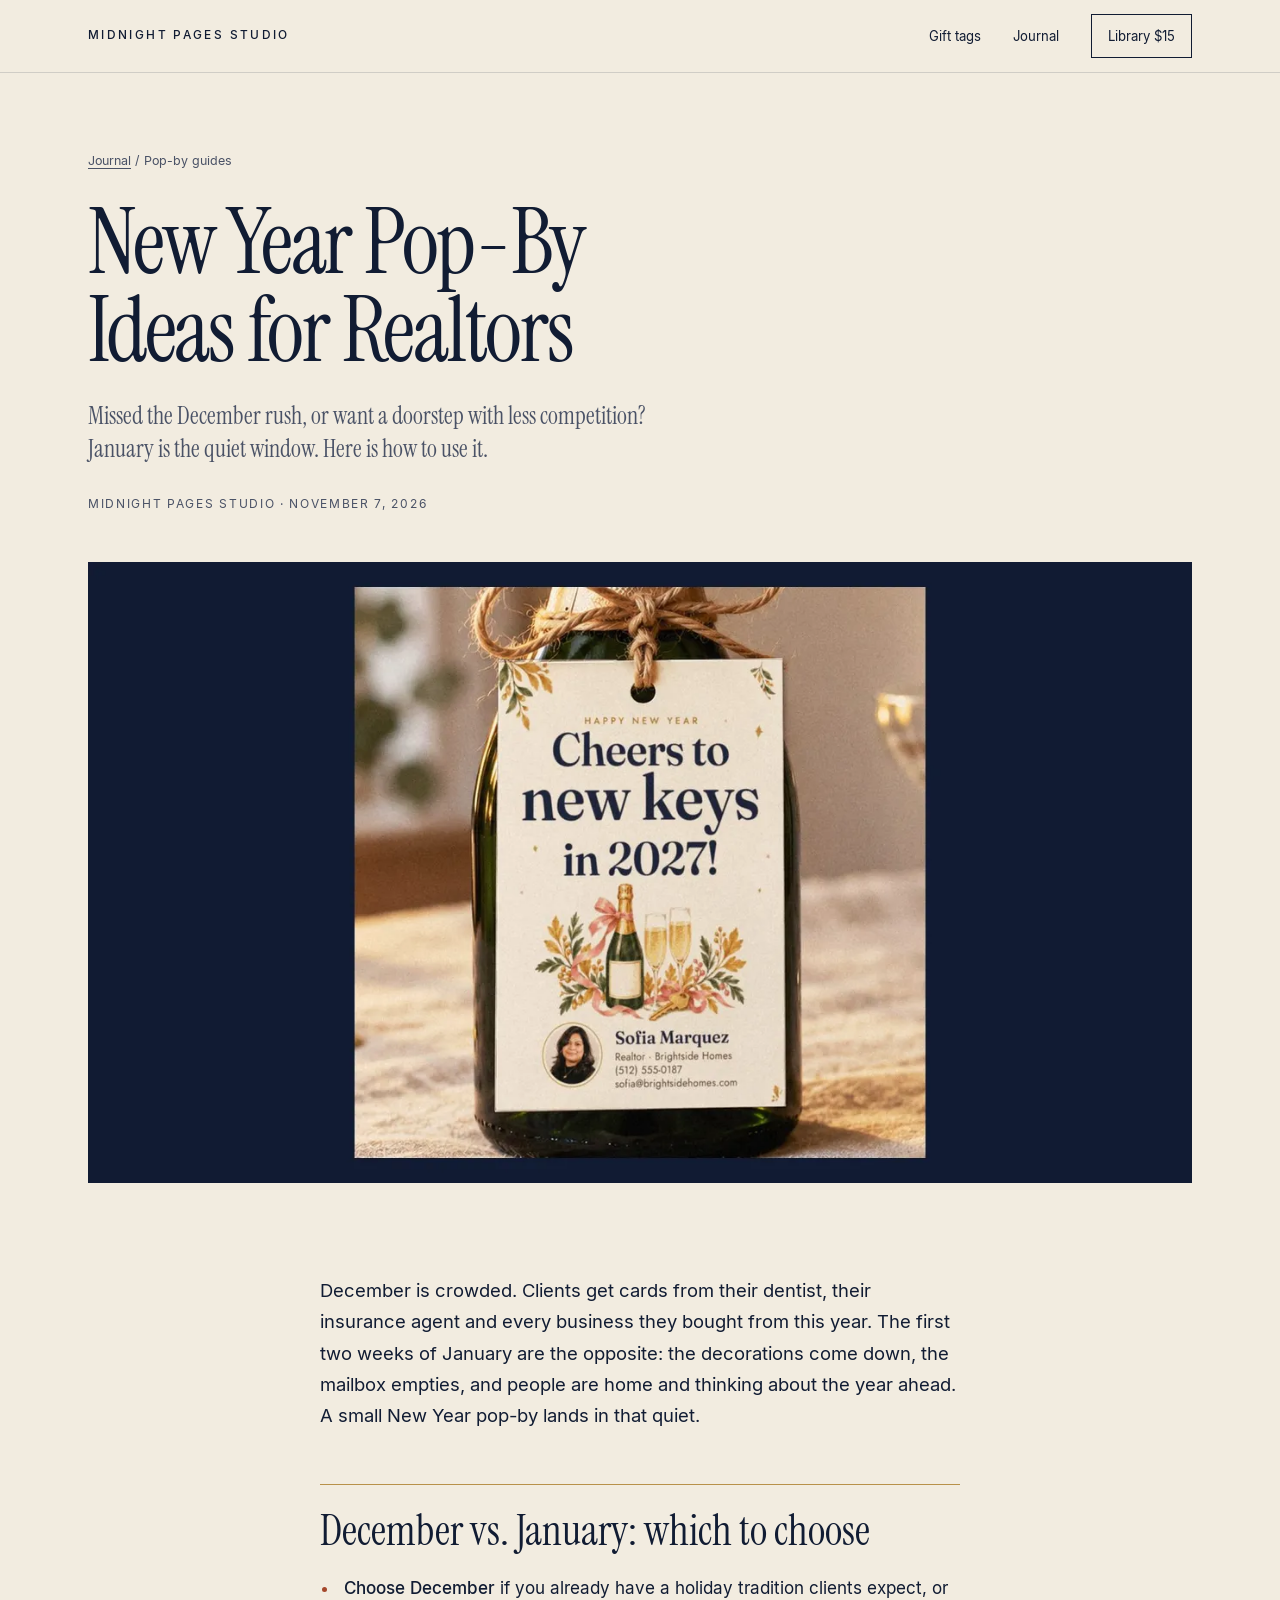
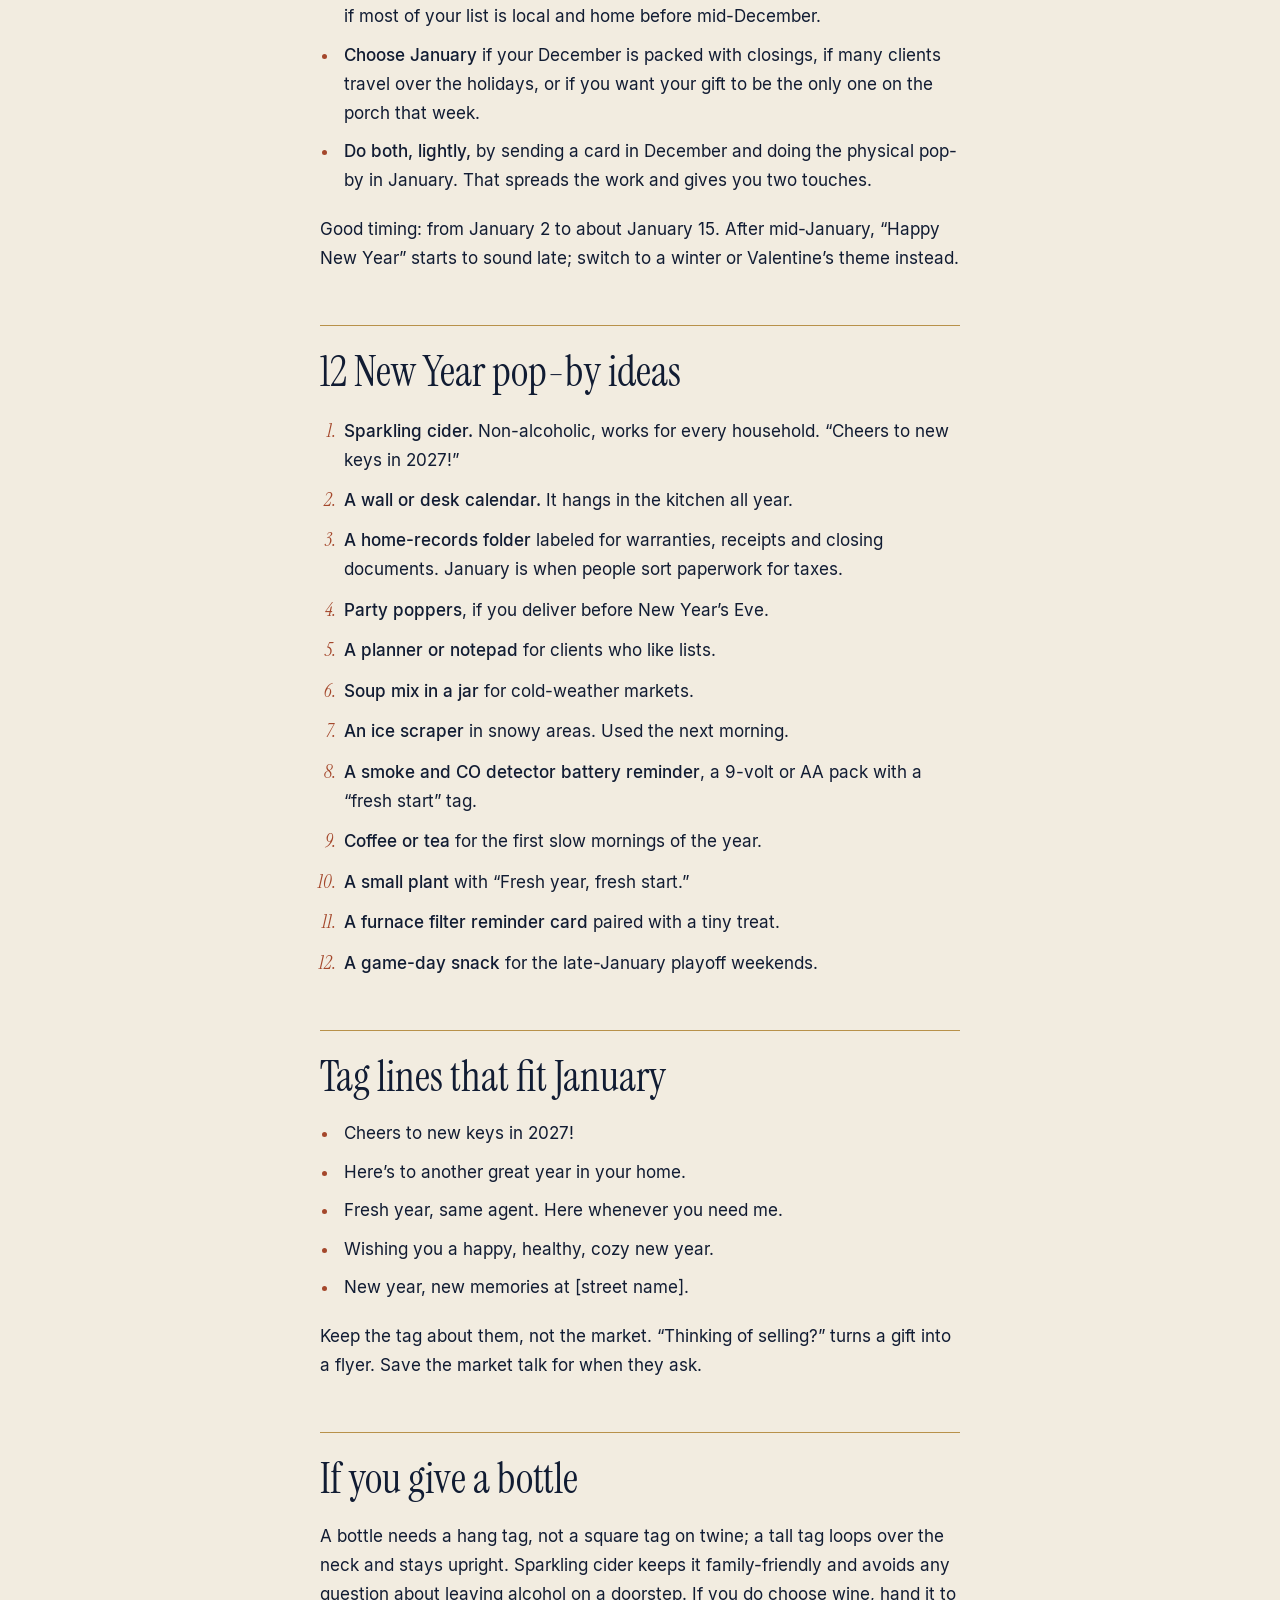
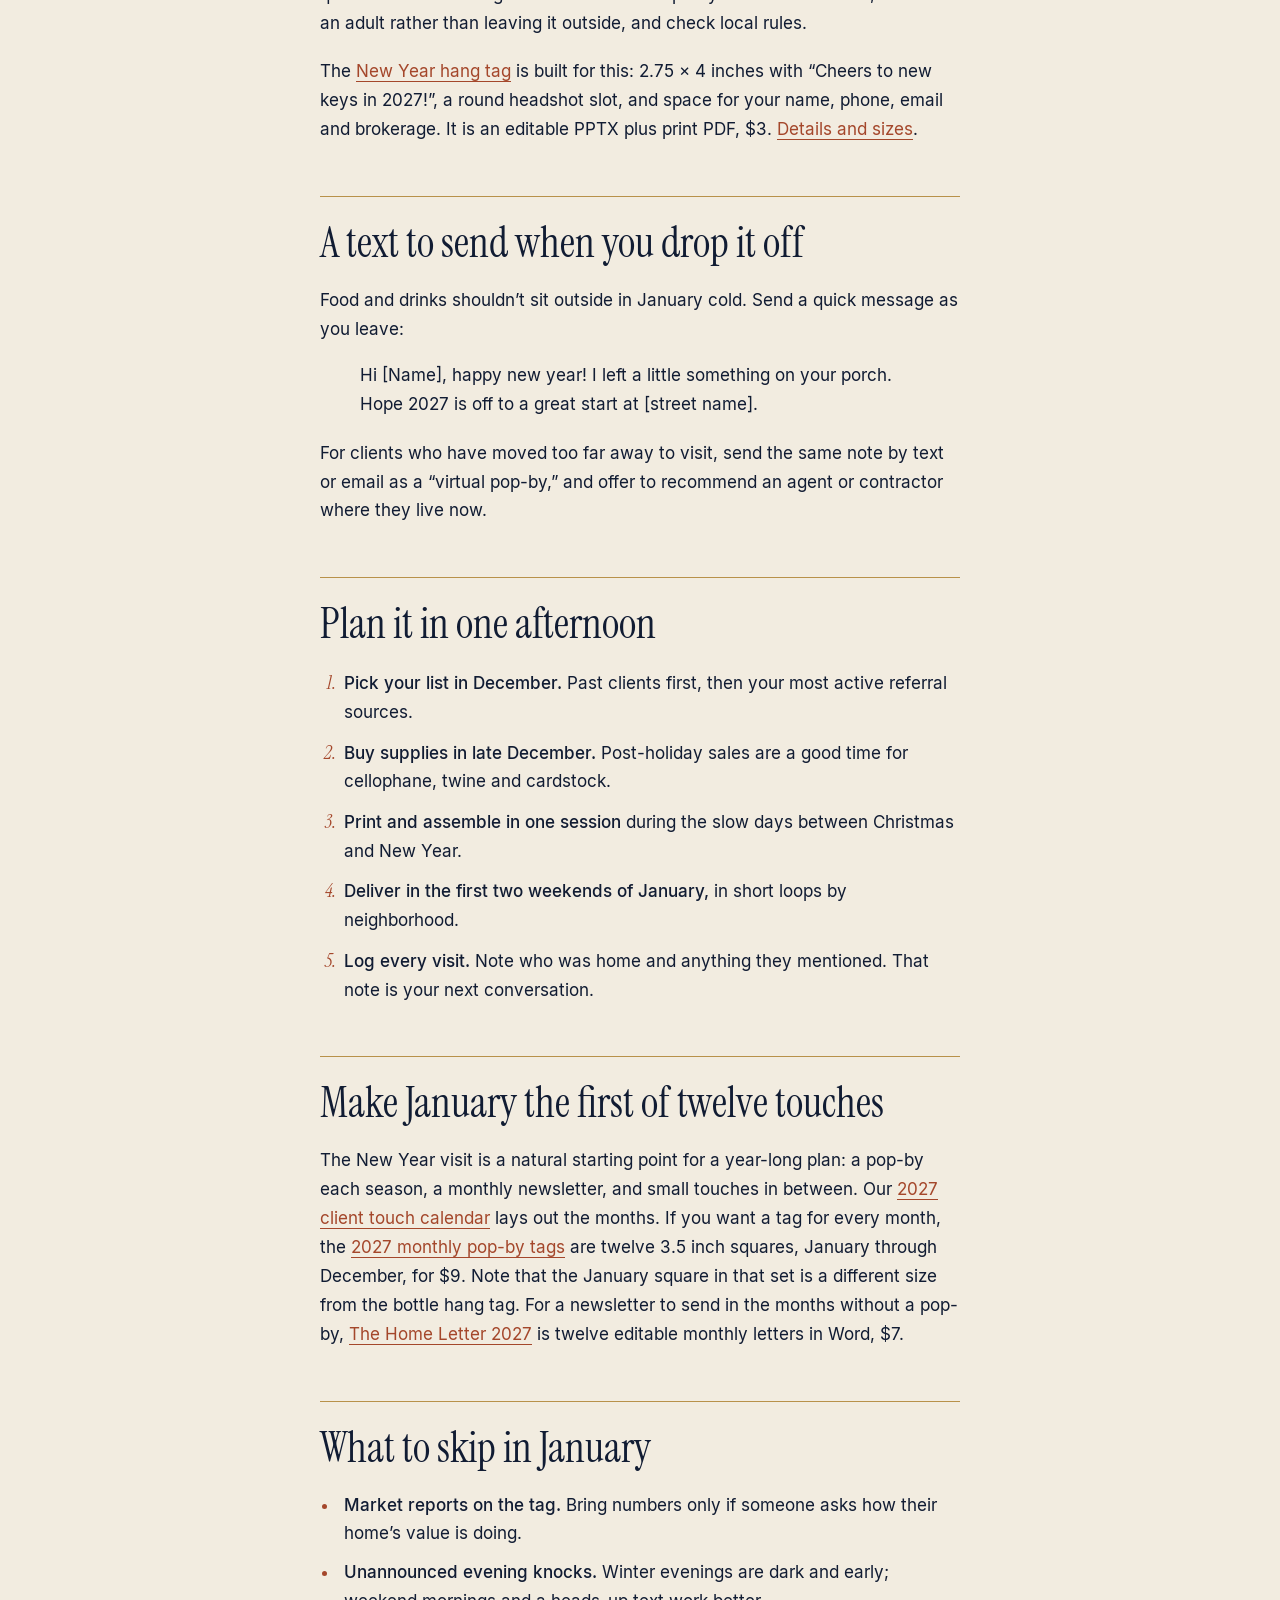
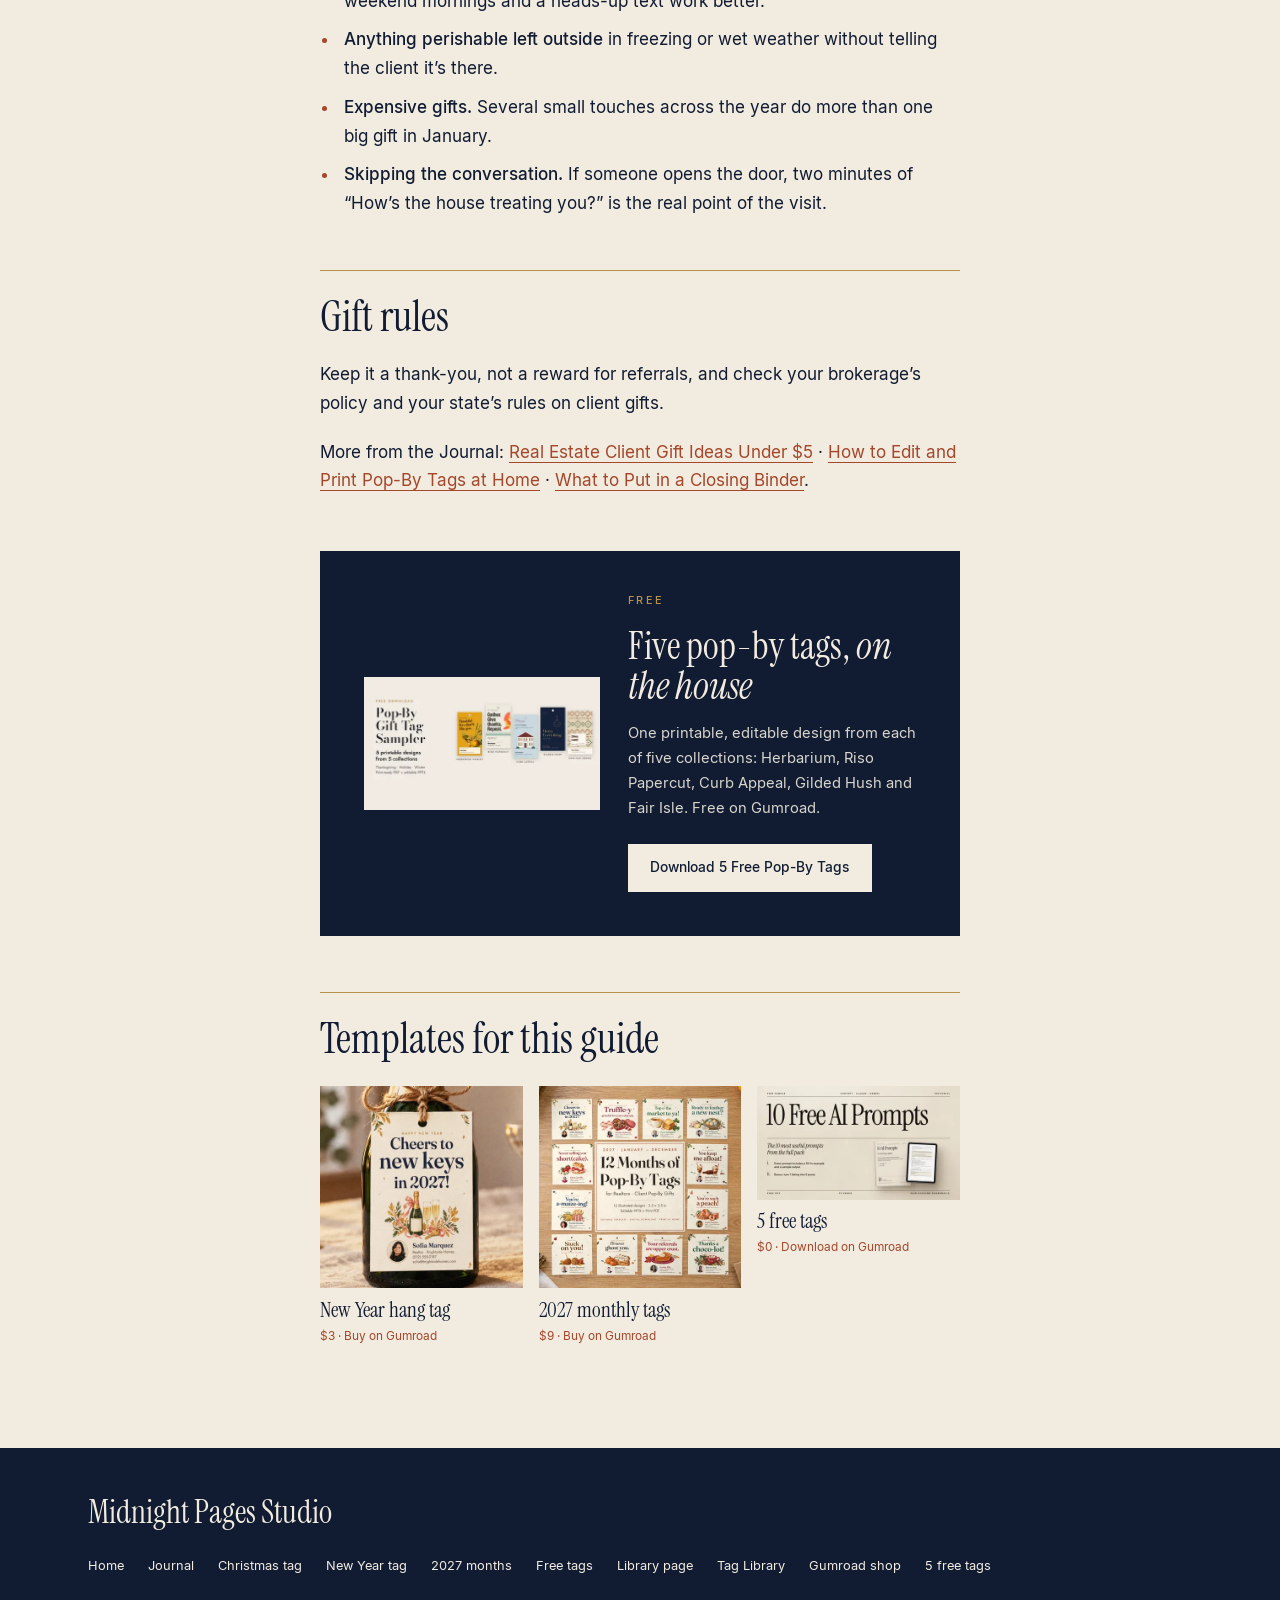
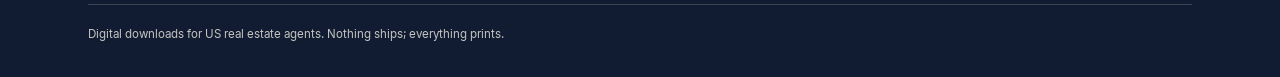
<file: blog/new-year-pop-by-ideas-for-realtors/index.html>
<!doctype html>
<html lang="en">
<head>
<meta charset="utf-8">
<!-- Google tag (gtag.js) -->
<script async src="https://www.googletagmanager.com/gtag/js?id=AW-18521268865"></script>
<script>
  window.dataLayer = window.dataLayer || [];
  function gtag(){dataLayer.push(arguments);}
  gtag('js', new Date());

  gtag('config', 'AW-18521268865');
</script>
<script src="../../gads.js"></script>
<script defer src="../../utm.js"></script>
<meta name="viewport" content="width=device-width, initial-scale=1">
<title>New Year Pop-By Ideas for Realtors: January 2027 Gifts, Timing and Tag Wording · Midnight Pages Studio</title>
<meta name="description" content="New Year pop-by ideas for real estate agents: why the first two weeks of January beat December, 12 gift ideas, tag lines, a text script, and how to turn the visit into a year of client touches.">
<link rel="canonical" href="https://38763358.github.io/midnight-pages-studio/blog/new-year-pop-by-ideas-for-realtors/">
<meta name="theme-color" content="#111c33">
<link rel="icon" href="../../favicon.svg" type="image/svg+xml">
<link rel="icon" href="../../favicon-32.png" sizes="32x32" type="image/png">
<link rel="apple-touch-icon" href="../../apple-touch-icon.png">
<meta property="og:type" content="article">
<meta property="og:site_name" content="Midnight Pages Studio">
<meta property="og:title" content="New Year Pop-By Ideas for Realtors: January 2027 Gifts, Timing and Tag Wording · Midnight Pages Studio">
<meta property="og:description" content="New Year pop-by ideas for real estate agents: why the first two weeks of January beat December, 12 gift ideas, tag lines, a text script, and how to turn the visit into a year of client touches.">
<meta property="og:url" content="https://38763358.github.io/midnight-pages-studio/blog/new-year-pop-by-ideas-for-realtors/">
<meta property="og:image" content="https://38763358.github.io/midnight-pages-studio/img/blog/og-new-year.jpg">
<meta property="og:image:width" content="1200"><meta property="og:image:height" content="630">
<meta property="og:image:alt" content="Cheers to new keys in 2027 New Year hang tag on a bottle">
<meta property="article:published_time" content="2026-11-07">
<meta property="og:locale" content="en_US">
<meta name="twitter:card" content="summary_large_image">
<meta name="twitter:title" content="New Year Pop-By Ideas for Realtors: January 2027 Gifts, Timing and Tag Wording · Midnight Pages Studio">
<meta name="twitter:description" content="New Year pop-by ideas for real estate agents: why the first two weeks of January beat December, 12 gift ideas, tag lines, a text script, and how to turn the visit into a year of client touches.">
<meta name="twitter:image" content="https://38763358.github.io/midnight-pages-studio/img/blog/og-new-year.jpg">
<link rel="preload" href="../../fonts/InstrumentSerif-Regular.woff" as="font" type="font/woff" crossorigin>
<link rel="stylesheet" href="../../blog.css">
<script type="application/ld+json">{
 "@context": "https://schema.org",
 "@type": "BlogPosting",
 "headline": "New Year Pop-By Ideas for Realtors",
 "description": "New Year pop-by ideas for real estate agents: why the first two weeks of January beat December, 12 gift ideas, tag lines, a text script, and how to turn the visit into a year of client touches.",
 "image": [
  "https://38763358.github.io/midnight-pages-studio/img/blog/og-new-year.jpg"
 ],
 "datePublished": "2026-11-07",
 "dateModified": "2026-11-07",
 "author": {
  "@type": "Organization",
  "name": "Midnight Pages Studio",
  "url": "https://midnightpagesstudio.gumroad.com"
 },
 "publisher": {
  "@type": "Organization",
  "name": "Midnight Pages Studio",
  "url": "https://midnightpagesstudio.gumroad.com",
  "logo": {
   "@type": "ImageObject",
   "url": "https://38763358.github.io/midnight-pages-studio/apple-touch-icon.png"
  }
 },
 "mainEntityOfPage": {
  "@type": "WebPage",
  "@id": "https://38763358.github.io/midnight-pages-studio/blog/new-year-pop-by-ideas-for-realtors/"
 },
 "url": "https://38763358.github.io/midnight-pages-studio/blog/new-year-pop-by-ideas-for-realtors/",
 "inLanguage": "en-US",
 "isPartOf": {
  "@type": "Blog",
  "@id": "https://38763358.github.io/midnight-pages-studio/blog/"
 }
}</script>
<script type="application/ld+json">{
 "@context": "https://schema.org",
 "@type": "BreadcrumbList",
 "itemListElement": [
  {
   "@type": "ListItem",
   "position": 1,
   "name": "Journal",
   "item": "https://38763358.github.io/midnight-pages-studio/blog/"
  },
  {
   "@type": "ListItem",
   "position": 2,
   "name": "New Year Pop-By Ideas for Realtors",
   "item": "https://38763358.github.io/midnight-pages-studio/blog/new-year-pop-by-ideas-for-realtors/"
  }
 ]
}</script>
</head>
<body>
<a class="b-skip" href="#main">Skip to content</a>
<header class="b-mast">
 <div class="b-wrap b-mast__row">
  <a class="b-wordmark" href="../../">MIDNIGHT PAGES STUDIO</a>
  <nav aria-label="Primary"><ul class="b-nav">
   <li><a href="../../#sets">Gift tags</a></li>
   <li><a href="../../blog/" >Journal</a></li>
   <li><a class="b-nav__buy" href="https://midnightpagesstudio.gumroad.com/l/pop-by-tag-library">Library $15</a></li>
  </ul></nav>
 </div>
</header>
<main id="main" class="b-article">
 <header class="b-wrap b-art__head">
  <p class="b-crumb"><a href="../">Journal</a> <span aria-hidden="true">/</span> Pop-by guides</p>
  <h1 class="b-display">New Year Pop-By Ideas for Realtors</h1>
  <p class="b-dek">Missed the December rush, or want a doorstep with less competition? January is the quiet window. Here is how to use it.</p>
  <p class="b-byline">Midnight Pages Studio · <time datetime="2026-11-07">November 7, 2026</time></p>
 </header>
 <figure class="b-wrap b-hero"><picture><source type="image/webp" srcset="../../img/blog/new-year-800.webp 800w, ../../img/blog/new-year-1280.webp 1280w" sizes="(min-width: 72rem) 68rem, 100vw"><img src="https://38763358.github.io/midnight-pages-studio/img/blog/new-year-1280.jpg" srcset="https://38763358.github.io/midnight-pages-studio/img/blog/new-year-800.jpg 800w, https://38763358.github.io/midnight-pages-studio/img/blog/new-year-1280.jpg 1280w" sizes="(min-width: 72rem) 68rem, 100vw" width="1280" height="720" alt="Cheers to new keys in 2027 New Year hang tag on a bottle" fetchpriority="high"></picture></figure>
 <div class="b-wrap b-prose">
<p>December is crowded. Clients get cards from their dentist, their insurance agent and every business they bought from this year. The first two weeks of January are the opposite: the decorations come down, the mailbox empties, and people are home and thinking about the year ahead. A small New Year pop-by lands in that quiet.</p>

<h2>December vs. January: which to choose</h2>
<ul>
<li><strong>Choose December</strong> if you already have a holiday tradition clients expect, or if most of your list is local and home before mid-December.</li>
<li><strong>Choose January</strong> if your December is packed with closings, if many clients travel over the holidays, or if you want your gift to be the only one on the porch that week.</li>
<li><strong>Do both, lightly,</strong> by sending a card in December and doing the physical pop-by in January. That spreads the work and gives you two touches.</li>
</ul>
<p>Good timing: from January 2 to about January 15. After mid-January, &ldquo;Happy New Year&rdquo; starts to sound late; switch to a winter or Valentine&rsquo;s theme instead.</p>

<h2>12 New Year pop-by ideas</h2>
<ol>
<li><strong>Sparkling cider.</strong> Non-alcoholic, works for every household. &ldquo;Cheers to new keys in 2027!&rdquo;</li>
<li><strong>A wall or desk calendar.</strong> It hangs in the kitchen all year.</li>
<li><strong>A home-records folder</strong> labeled for warranties, receipts and closing documents. January is when people sort paperwork for taxes.</li>
<li><strong>Party poppers</strong>, if you deliver before New Year&rsquo;s Eve.</li>
<li><strong>A planner or notepad</strong> for clients who like lists.</li>
<li><strong>Soup mix in a jar</strong> for cold-weather markets.</li>
<li><strong>An ice scraper</strong> in snowy areas. Used the next morning.</li>
<li><strong>A smoke and CO detector battery reminder</strong>, a 9-volt or AA pack with a &ldquo;fresh start&rdquo; tag.</li>
<li><strong>Coffee or tea</strong> for the first slow mornings of the year.</li>
<li><strong>A small plant</strong> with &ldquo;Fresh year, fresh start.&rdquo;</li>
<li><strong>A furnace filter reminder card</strong> paired with a tiny treat.</li>
<li><strong>A game-day snack</strong> for the late-January playoff weekends.</li>
</ol>

<h2>Tag lines that fit January</h2>
<ul>
<li>Cheers to new keys in 2027!</li>
<li>Here&rsquo;s to another great year in your home.</li>
<li>Fresh year, same agent. Here whenever you need me.</li>
<li>Wishing you a happy, healthy, cozy new year.</li>
<li>New year, new memories at [street name].</li>
</ul>
<p>Keep the tag about them, not the market. &ldquo;Thinking of selling?&rdquo; turns a gift into a flyer. Save the market talk for when they ask.</p>

<h2>If you give a bottle</h2>
<p>A bottle needs a hang tag, not a square tag on twine; a tall tag loops over the neck and stays upright. Sparkling cider keeps it family-friendly and avoids any question about leaving alcohol on a doorstep. If you do choose wine, hand it to an adult rather than leaving it outside, and check local rules.</p>
<p>The <a href="https://midnightpagesstudio.gumroad.com/l/new-year-pop-by-tag-new-keys-2027">New Year hang tag</a> is built for this: 2.75 &times; 4 inches with &ldquo;Cheers to new keys in 2027!&rdquo;, a round headshot slot, and space for your name, phone, email and brokerage. It is an editable PPTX plus print PDF, $3. <a href="../../new-year-pop-by-tags/">Details and sizes</a>.</p>

<h2>A text to send when you drop it off</h2>
<p>Food and drinks shouldn&rsquo;t sit outside in January cold. Send a quick message as you leave:</p>
<blockquote><p>Hi [Name], happy new year! I left a little something on your porch. Hope 2027 is off to a great start at [street name].</p></blockquote>
<p>For clients who have moved too far away to visit, send the same note by text or email as a &ldquo;virtual pop-by,&rdquo; and offer to recommend an agent or contractor where they live now.</p>

<h2>Plan it in one afternoon</h2>
<ol>
<li><strong>Pick your list in December.</strong> Past clients first, then your most active referral sources.</li>
<li><strong>Buy supplies in late December.</strong> Post-holiday sales are a good time for cellophane, twine and cardstock.</li>
<li><strong>Print and assemble in one session</strong> during the slow days between Christmas and New Year.</li>
<li><strong>Deliver in the first two weekends of January,</strong> in short loops by neighborhood.</li>
<li><strong>Log every visit.</strong> Note who was home and anything they mentioned. That note is your next conversation.</li>
</ol>

<h2>Make January the first of twelve touches</h2>
<p>The New Year visit is a natural starting point for a year-long plan: a pop-by each season, a monthly newsletter, and small touches in between. Our <a href="../2027-client-touch-calendar-for-realtors/">2027 client touch calendar</a> lays out the months. If you want a tag for every month, the <a href="https://midnightpagesstudio.gumroad.com/l/2027-pop-by-tags-12-months">2027 monthly pop-by tags</a> are twelve 3.5 inch squares, January through December, for $9. Note that the January square in that set is a different size from the bottle hang tag. For a newsletter to send in the months without a pop-by, <a href="https://midnightpagesstudio.gumroad.com/l/zfbcch">The Home Letter 2027</a> is twelve editable monthly letters in Word, $7.</p>

<h2>What to skip in January</h2>
<ul>
<li><strong>Market reports on the tag.</strong> Bring numbers only if someone asks how their home&rsquo;s value is doing.</li>
<li><strong>Unannounced evening knocks.</strong> Winter evenings are dark and early; weekend mornings and a heads-up text work better.</li>
<li><strong>Anything perishable left outside</strong> in freezing or wet weather without telling the client it&rsquo;s there.</li>
<li><strong>Expensive gifts.</strong> Several small touches across the year do more than one big gift in January.</li>
<li><strong>Skipping the conversation.</strong> If someone opens the door, two minutes of &ldquo;How&rsquo;s the house treating you?&rdquo; is the real point of the visit.</li>
</ul>

<h2>Gift rules</h2>
<p>Keep it a thank-you, not a reward for referrals, and check your brokerage&rsquo;s policy and your state&rsquo;s rules on client gifts.</p>
<p class="b-more">More from the Journal: <a href="../pop-by-gift-ideas-under-5-dollars/">Real Estate Client Gift Ideas Under $5</a> · <a href="../how-to-print-pop-by-tags-at-home/">How to Edit and Print Pop-By Tags at Home</a> · <a href="../closing-binder-checklist-for-realtors/">What to Put in a Closing Binder</a>.</p>

  <aside class="b-sample" aria-labelledby="sample-h">
 <div class="b-sample__img"><picture><source type="image/webp" srcset="../../img/free-tags-480.webp 480w, ../../img/free-tags-960.webp 960w" sizes="(min-width: 40rem) 22rem, 90vw"><img src="../../img/free-tags-480.jpg" srcset="../../img/free-tags-480.jpg 480w, ../../img/free-tags-960.jpg 960w" sizes="(min-width: 40rem) 22rem, 90vw" width="480" height="270" alt="Cover of the free Pop-By Gift Tag Sampler: five printable tag designs from five collections" loading="lazy" decoding="async"></picture></div>
 <div><p class="b-eyebrow">Free</p><h2 id="sample-h" class="b-sample__h">Five pop-by tags, <em>on the house</em></h2>
 <p>One printable, editable design from each of five collections: Herbarium, Riso Papercut, Curb Appeal, Gilded Hush and Fair Isle. Free on Gumroad.</p>
 <a class="b-btn" href="https://midnightpagesstudio.gumroad.com/l/free-pop-by-gift-tags">Download 5 Free Pop-By Tags</a></div>
</aside>
  <section class="b-rel" aria-labelledby="rel-h"><h2 id="rel-h">Templates for this guide</h2><ul><li><a href="https://midnightpagesstudio.gumroad.com/l/new-year-pop-by-tag-new-keys-2027"><picture><source type="image/webp" srcset="../../img/seasonal/new-year-480.webp"><img src="https://38763358.github.io/midnight-pages-studio/img/seasonal/new-year-480.jpg" width="480" height="480" alt="New Year hang tag" loading="lazy" decoding="async"></picture><span class="b-rel__name">New Year hang tag</span><span class="b-rel__price">$3 · Buy on Gumroad</span></a></li><li><a href="https://midnightpagesstudio.gumroad.com/l/2027-pop-by-tags-12-months"><picture><source type="image/webp" srcset="../../img/seasonal/2027-12-months-480.webp"><img src="https://38763358.github.io/midnight-pages-studio/img/seasonal/2027-12-months-480.jpg" width="480" height="480" alt="2027 monthly tags" loading="lazy" decoding="async"></picture><span class="b-rel__name">2027 monthly tags</span><span class="b-rel__price">$9 · Buy on Gumroad</span></a></li><li><a href="https://midnightpagesstudio.gumroad.com/l/free-pop-by-gift-tags"><picture><source type="image/webp" srcset="../../img/free-sample-480.webp"><img src="https://38763358.github.io/midnight-pages-studio/img/free-sample-480.jpg" width="480" height="270" alt="5 free tags" loading="lazy" decoding="async"></picture><span class="b-rel__name">5 free tags</span><span class="b-rel__price">$0 · Download on Gumroad</span></a></li></ul></section>
 </div>
</main>
<footer class="b-foot"><div class="b-wrap b-foot__row">
 <p class="b-foot__mark">Midnight Pages Studio</p>
 <ul class="b-foot__links"><li><a href="../../">Home</a></li><li><a href="../../blog/">Journal</a></li><li><a href="../../christmas-pop-by-tags/">Christmas tag</a></li><li><a href="../../new-year-pop-by-tags/">New Year tag</a></li><li><a href="../../2027-monthly-pop-by-tags/">2027 months</a></li><li><a href="../../free-pop-by-tags/">Free tags</a></li><li><a href="../../pop-by-tag-library/">Library page</a></li><li><a href="https://midnightpagesstudio.gumroad.com/l/pop-by-tag-library">Tag Library</a></li><li><a href="https://midnightpagesstudio.gumroad.com">Gumroad shop</a></li><li><a href="https://midnightpagesstudio.gumroad.com/l/free-pop-by-gift-tags">5 free tags</a></li></ul>
 <p class="b-foot__fine">Digital downloads for US real estate agents. Nothing ships; everything prints.</p>
</div></footer>
</body>
</html>
</file>
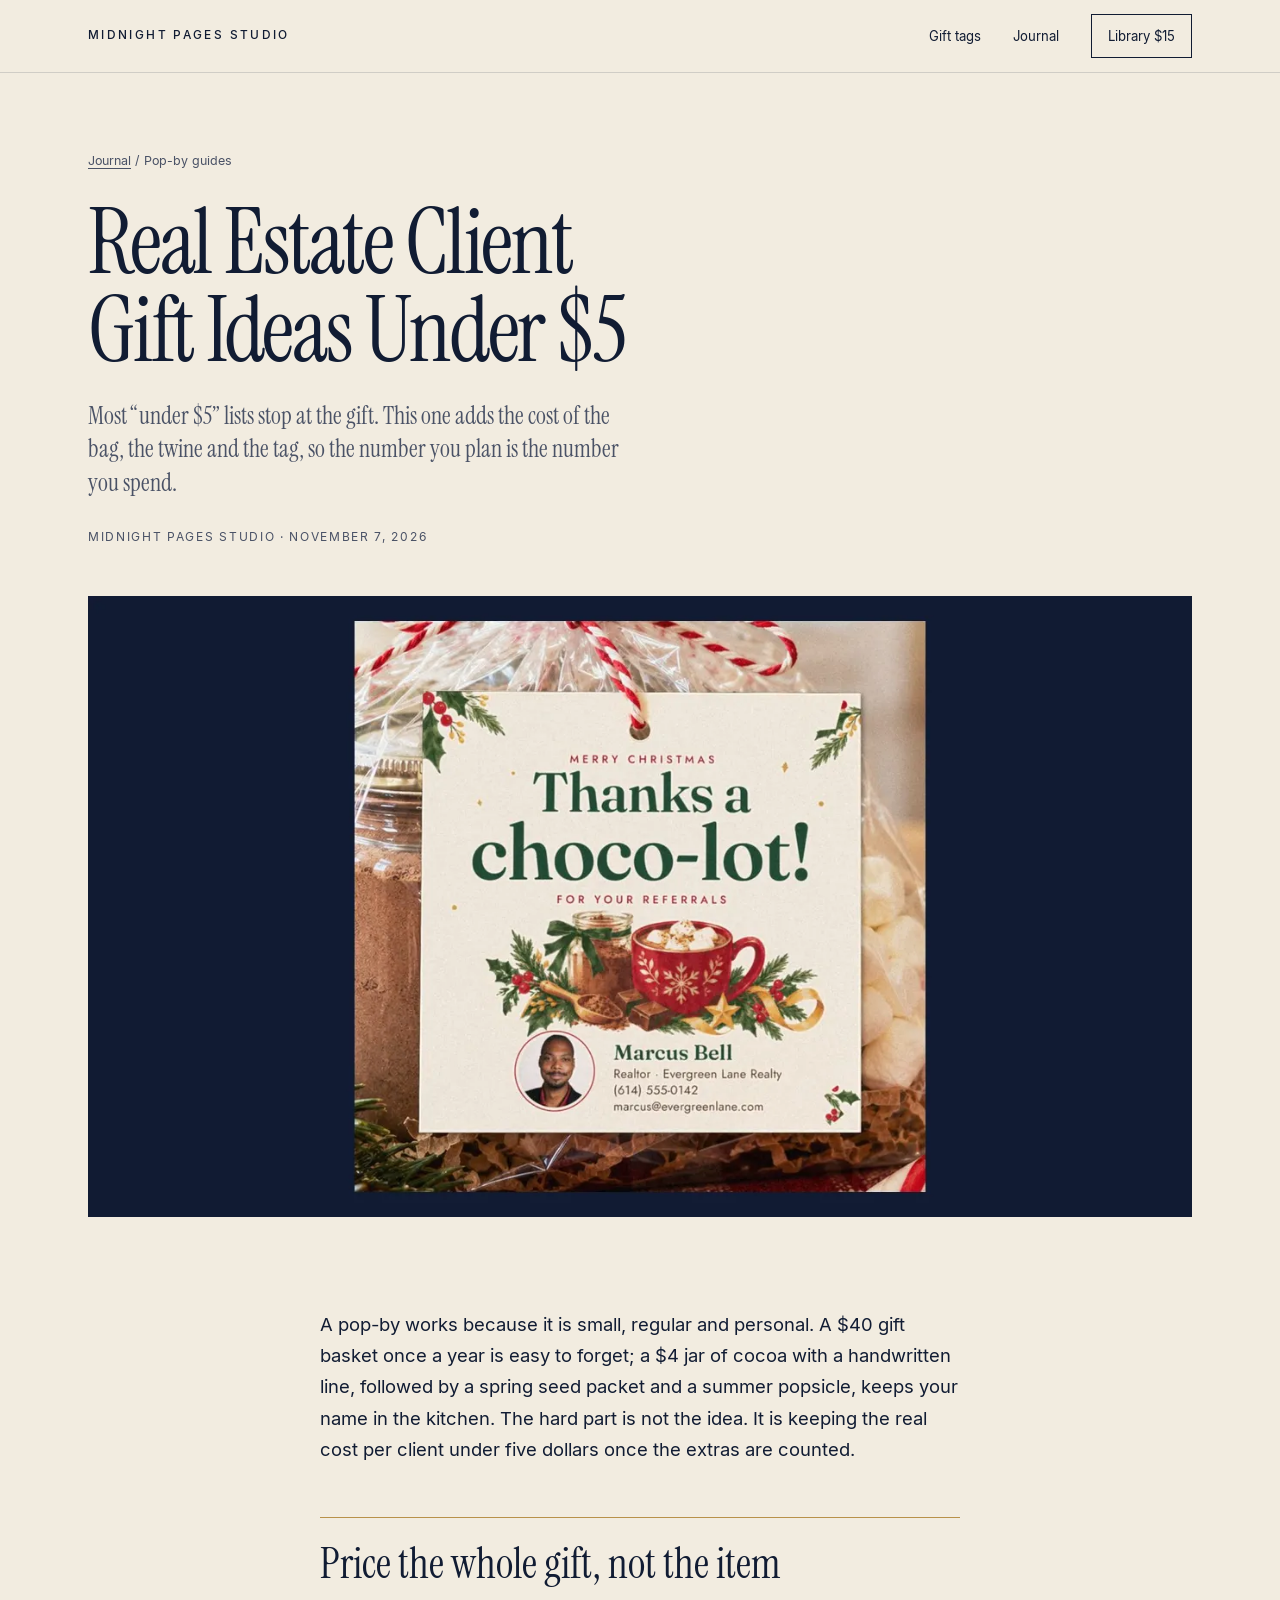
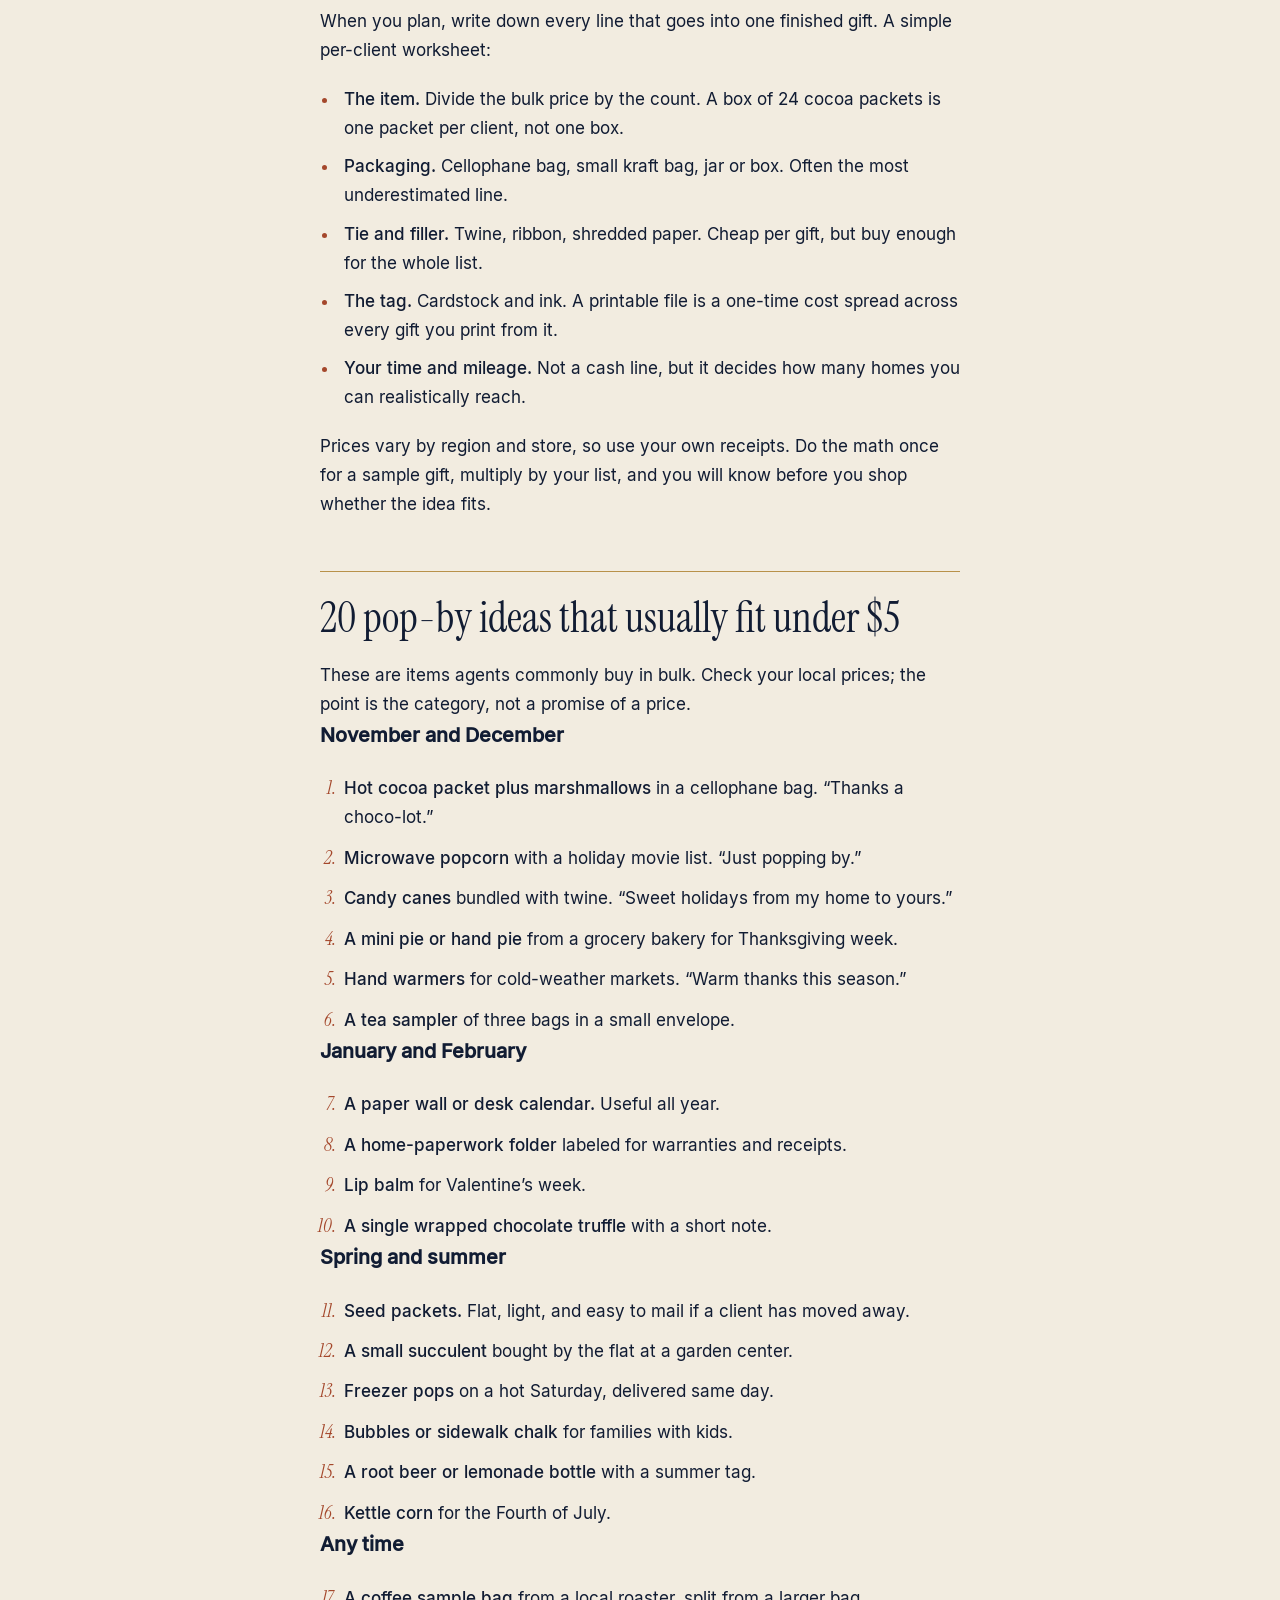
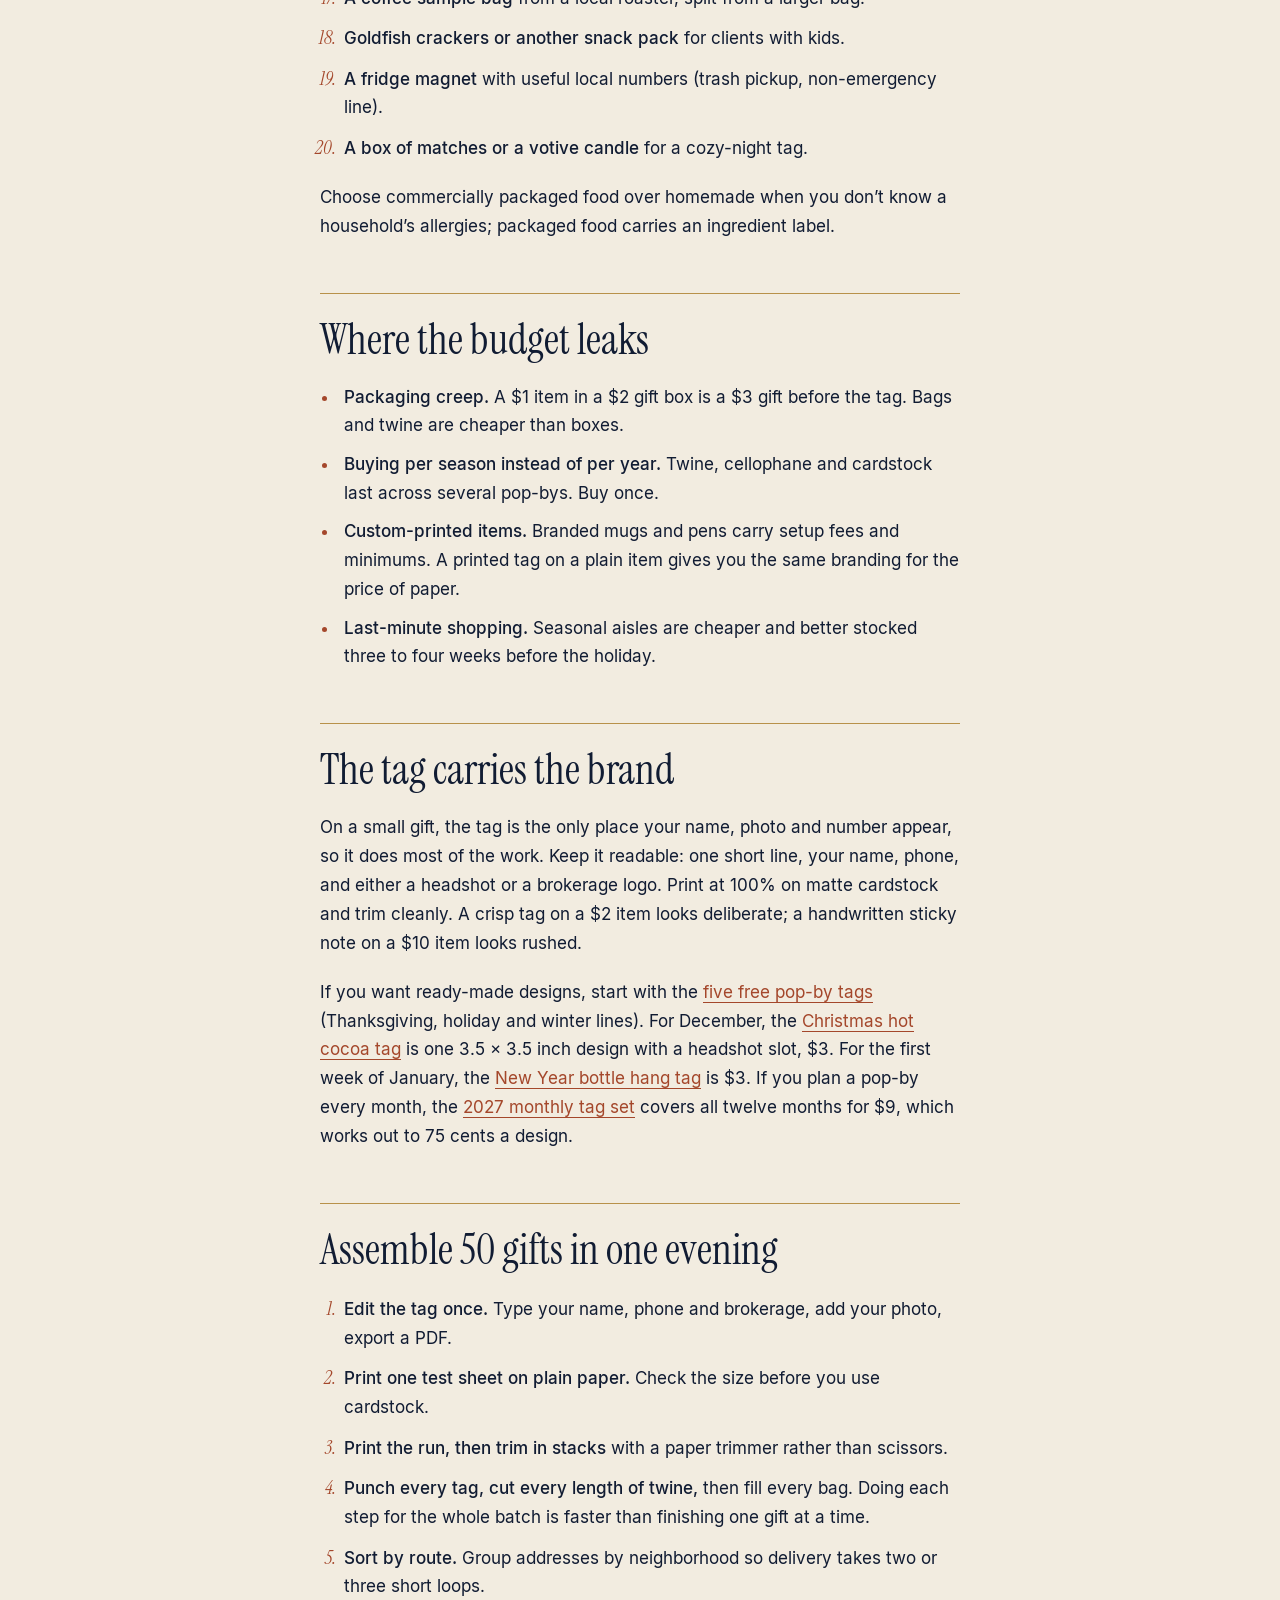
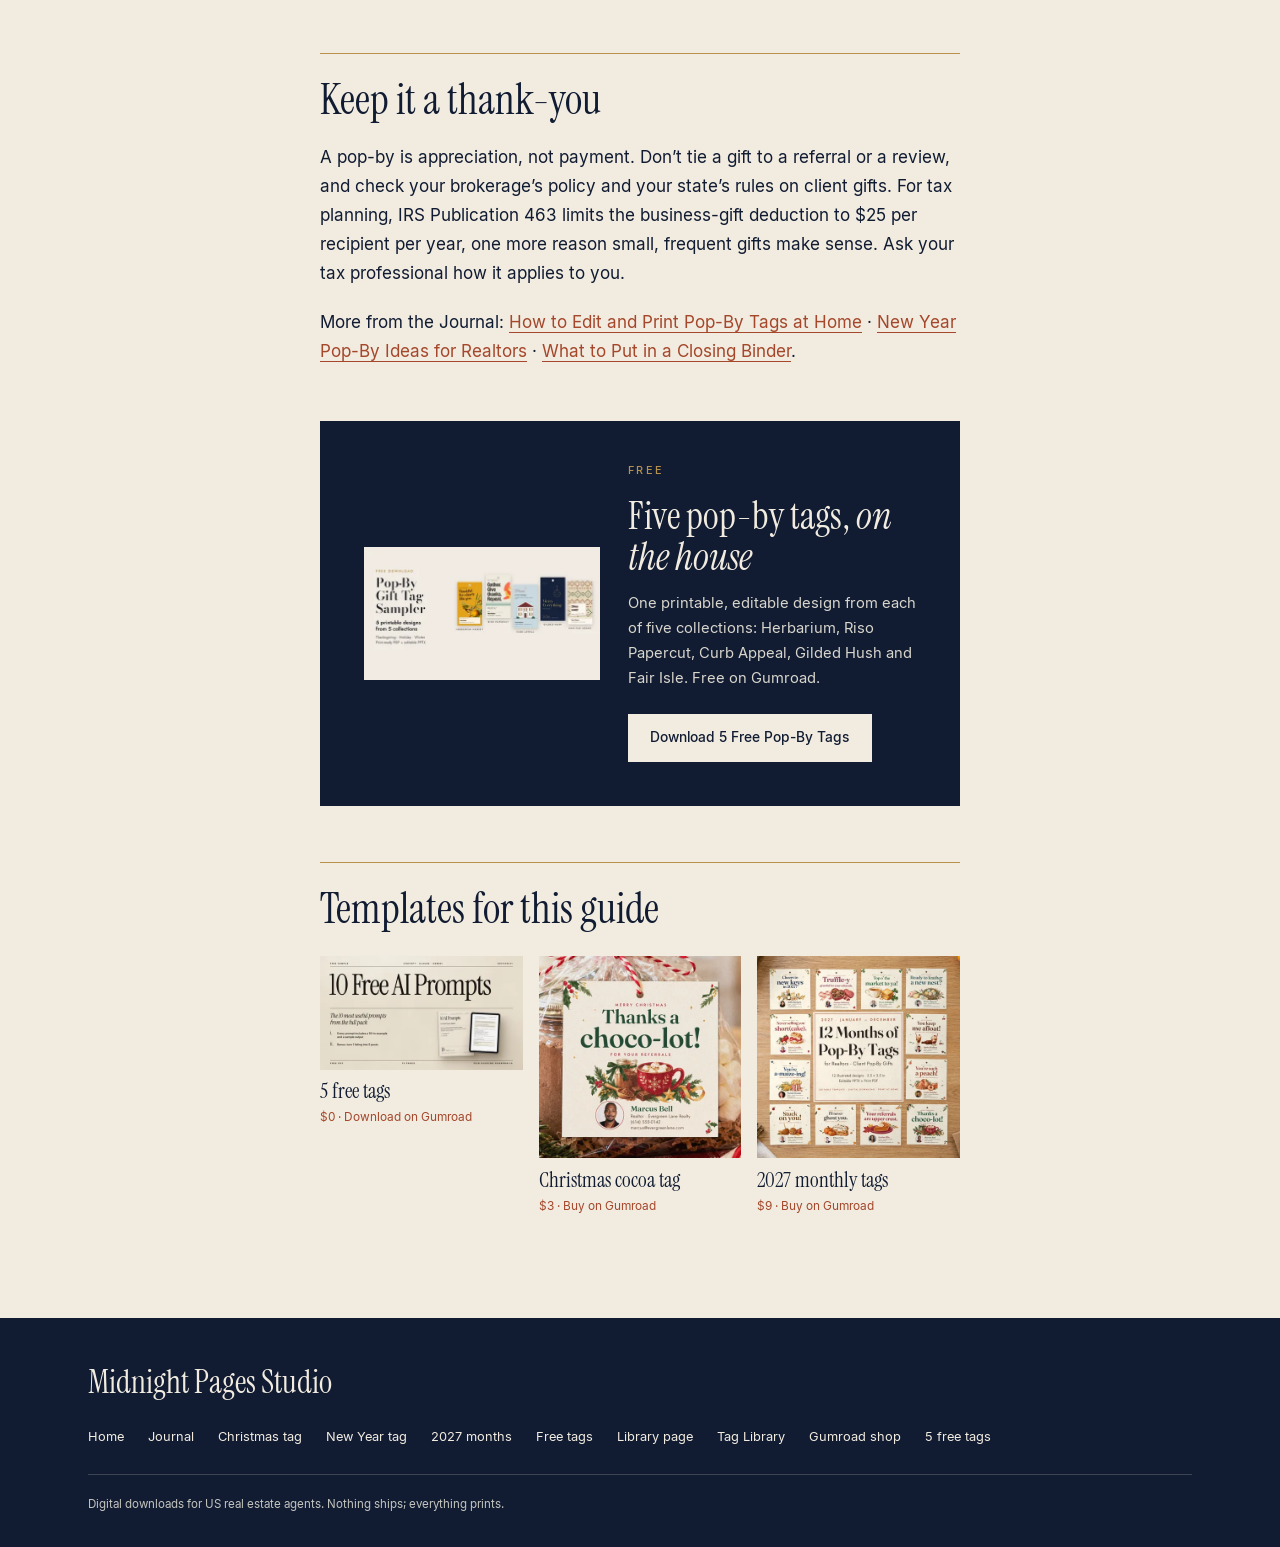
<file: blog/pop-by-gift-ideas-under-5-dollars/index.html>
<!doctype html>
<html lang="en">
<head>
<meta charset="utf-8">
<!-- Google tag (gtag.js) -->
<script async src="https://www.googletagmanager.com/gtag/js?id=AW-18521268865"></script>
<script>
  window.dataLayer = window.dataLayer || [];
  function gtag(){dataLayer.push(arguments);}
  gtag('js', new Date());

  gtag('config', 'AW-18521268865');
</script>
<script src="../../gads.js"></script>
<script defer src="../../utm.js"></script>
<meta name="viewport" content="width=device-width, initial-scale=1">
<title>Real Estate Client Gift Ideas Under $5: A Pop-By Budget Plan · Midnight Pages Studio</title>
<meta name="description" content="Pop-by gift ideas for real estate agents that stay under $5 each: how to price a gift per client, 20 ideas by season, tag wording, and how to assemble 50 gifts in one evening.">
<link rel="canonical" href="https://38763358.github.io/midnight-pages-studio/blog/pop-by-gift-ideas-under-5-dollars/">
<meta name="theme-color" content="#111c33">
<link rel="icon" href="../../favicon.svg" type="image/svg+xml">
<link rel="icon" href="../../favicon-32.png" sizes="32x32" type="image/png">
<link rel="apple-touch-icon" href="../../apple-touch-icon.png">
<meta property="og:type" content="article">
<meta property="og:site_name" content="Midnight Pages Studio">
<meta property="og:title" content="Real Estate Client Gift Ideas Under $5: A Pop-By Budget Plan · Midnight Pages Studio">
<meta property="og:description" content="Pop-by gift ideas for real estate agents that stay under $5 each: how to price a gift per client, 20 ideas by season, tag wording, and how to assemble 50 gifts in one evening.">
<meta property="og:url" content="https://38763358.github.io/midnight-pages-studio/blog/pop-by-gift-ideas-under-5-dollars/">
<meta property="og:image" content="https://38763358.github.io/midnight-pages-studio/img/blog/og-under-5.jpg">
<meta property="og:image:width" content="1200"><meta property="og:image:height" content="630">
<meta property="og:image:alt" content="A printable Christmas pop-by tag tied to a jar of hot cocoa mix">
<meta property="article:published_time" content="2026-11-07">
<meta property="og:locale" content="en_US">
<meta name="twitter:card" content="summary_large_image">
<meta name="twitter:title" content="Real Estate Client Gift Ideas Under $5: A Pop-By Budget Plan · Midnight Pages Studio">
<meta name="twitter:description" content="Pop-by gift ideas for real estate agents that stay under $5 each: how to price a gift per client, 20 ideas by season, tag wording, and how to assemble 50 gifts in one evening.">
<meta name="twitter:image" content="https://38763358.github.io/midnight-pages-studio/img/blog/og-under-5.jpg">
<link rel="preload" href="../../fonts/InstrumentSerif-Regular.woff" as="font" type="font/woff" crossorigin>
<link rel="stylesheet" href="../../blog.css">
<script type="application/ld+json">{
 "@context": "https://schema.org",
 "@type": "BlogPosting",
 "headline": "Real Estate Client Gift Ideas Under $5",
 "description": "Pop-by gift ideas for real estate agents that stay under $5 each: how to price a gift per client, 20 ideas by season, tag wording, and how to assemble 50 gifts in one evening.",
 "image": [
  "https://38763358.github.io/midnight-pages-studio/img/blog/og-under-5.jpg"
 ],
 "datePublished": "2026-11-07",
 "dateModified": "2026-11-07",
 "author": {
  "@type": "Organization",
  "name": "Midnight Pages Studio",
  "url": "https://midnightpagesstudio.gumroad.com"
 },
 "publisher": {
  "@type": "Organization",
  "name": "Midnight Pages Studio",
  "url": "https://midnightpagesstudio.gumroad.com",
  "logo": {
   "@type": "ImageObject",
   "url": "https://38763358.github.io/midnight-pages-studio/apple-touch-icon.png"
  }
 },
 "mainEntityOfPage": {
  "@type": "WebPage",
  "@id": "https://38763358.github.io/midnight-pages-studio/blog/pop-by-gift-ideas-under-5-dollars/"
 },
 "url": "https://38763358.github.io/midnight-pages-studio/blog/pop-by-gift-ideas-under-5-dollars/",
 "inLanguage": "en-US",
 "isPartOf": {
  "@type": "Blog",
  "@id": "https://38763358.github.io/midnight-pages-studio/blog/"
 }
}</script>
<script type="application/ld+json">{
 "@context": "https://schema.org",
 "@type": "BreadcrumbList",
 "itemListElement": [
  {
   "@type": "ListItem",
   "position": 1,
   "name": "Journal",
   "item": "https://38763358.github.io/midnight-pages-studio/blog/"
  },
  {
   "@type": "ListItem",
   "position": 2,
   "name": "Real Estate Client Gift Ideas Under $5",
   "item": "https://38763358.github.io/midnight-pages-studio/blog/pop-by-gift-ideas-under-5-dollars/"
  }
 ]
}</script>
</head>
<body>
<a class="b-skip" href="#main">Skip to content</a>
<header class="b-mast">
 <div class="b-wrap b-mast__row">
  <a class="b-wordmark" href="../../">MIDNIGHT PAGES STUDIO</a>
  <nav aria-label="Primary"><ul class="b-nav">
   <li><a href="../../#sets">Gift tags</a></li>
   <li><a href="../../blog/" >Journal</a></li>
   <li><a class="b-nav__buy" href="https://midnightpagesstudio.gumroad.com/l/pop-by-tag-library">Library $15</a></li>
  </ul></nav>
 </div>
</header>
<main id="main" class="b-article">
 <header class="b-wrap b-art__head">
  <p class="b-crumb"><a href="../">Journal</a> <span aria-hidden="true">/</span> Pop-by guides</p>
  <h1 class="b-display">Real Estate Client Gift Ideas Under $5</h1>
  <p class="b-dek">Most “under $5” lists stop at the gift. This one adds the cost of the bag, the twine and the tag, so the number you plan is the number you spend.</p>
  <p class="b-byline">Midnight Pages Studio · <time datetime="2026-11-07">November 7, 2026</time></p>
 </header>
 <figure class="b-wrap b-hero"><picture><source type="image/webp" srcset="../../img/blog/under-5-800.webp 800w, ../../img/blog/under-5-1280.webp 1280w" sizes="(min-width: 72rem) 68rem, 100vw"><img src="https://38763358.github.io/midnight-pages-studio/img/blog/under-5-1280.jpg" srcset="https://38763358.github.io/midnight-pages-studio/img/blog/under-5-800.jpg 800w, https://38763358.github.io/midnight-pages-studio/img/blog/under-5-1280.jpg 1280w" sizes="(min-width: 72rem) 68rem, 100vw" width="1280" height="720" alt="A printable Christmas pop-by tag tied to a jar of hot cocoa mix" fetchpriority="high"></picture></figure>
 <div class="b-wrap b-prose">
<p>A pop-by works because it is small, regular and personal. A $40 gift basket once a year is easy to forget; a $4 jar of cocoa with a handwritten line, followed by a spring seed packet and a summer popsicle, keeps your name in the kitchen. The hard part is not the idea. It is keeping the real cost per client under five dollars once the extras are counted.</p>

<h2>Price the whole gift, not the item</h2>
<p>When you plan, write down every line that goes into one finished gift. A simple per-client worksheet:</p>
<ul>
<li><strong>The item.</strong> Divide the bulk price by the count. A box of 24 cocoa packets is one packet per client, not one box.</li>
<li><strong>Packaging.</strong> Cellophane bag, small kraft bag, jar or box. Often the most underestimated line.</li>
<li><strong>Tie and filler.</strong> Twine, ribbon, shredded paper. Cheap per gift, but buy enough for the whole list.</li>
<li><strong>The tag.</strong> Cardstock and ink. A printable file is a one-time cost spread across every gift you print from it.</li>
<li><strong>Your time and mileage.</strong> Not a cash line, but it decides how many homes you can realistically reach.</li>
</ul>
<p>Prices vary by region and store, so use your own receipts. Do the math once for a sample gift, multiply by your list, and you will know before you shop whether the idea fits.</p>

<h2>20 pop-by ideas that usually fit under $5</h2>
<p>These are items agents commonly buy in bulk. Check your local prices; the point is the category, not a promise of a price.</p>
<h3>November and December</h3>
<ol>
<li><strong>Hot cocoa packet plus marshmallows</strong> in a cellophane bag. &ldquo;Thanks a choco-lot.&rdquo;</li>
<li><strong>Microwave popcorn</strong> with a holiday movie list. &ldquo;Just popping by.&rdquo;</li>
<li><strong>Candy canes</strong> bundled with twine. &ldquo;Sweet holidays from my home to yours.&rdquo;</li>
<li><strong>A mini pie or hand pie</strong> from a grocery bakery for Thanksgiving week.</li>
<li><strong>Hand warmers</strong> for cold-weather markets. &ldquo;Warm thanks this season.&rdquo;</li>
<li><strong>A tea sampler</strong> of three bags in a small envelope.</li>
</ol>
<h3>January and February</h3>
<ol start="7">
<li><strong>A paper wall or desk calendar.</strong> Useful all year.</li>
<li><strong>A home-paperwork folder</strong> labeled for warranties and receipts.</li>
<li><strong>Lip balm</strong> for Valentine&rsquo;s week.</li>
<li><strong>A single wrapped chocolate truffle</strong> with a short note.</li>
</ol>
<h3>Spring and summer</h3>
<ol start="11">
<li><strong>Seed packets.</strong> Flat, light, and easy to mail if a client has moved away.</li>
<li><strong>A small succulent</strong> bought by the flat at a garden center.</li>
<li><strong>Freezer pops</strong> on a hot Saturday, delivered same day.</li>
<li><strong>Bubbles or sidewalk chalk</strong> for families with kids.</li>
<li><strong>A root beer or lemonade bottle</strong> with a summer tag.</li>
<li><strong>Kettle corn</strong> for the Fourth of July.</li>
</ol>
<h3>Any time</h3>
<ol start="17">
<li><strong>A coffee sample bag</strong> from a local roaster, split from a larger bag.</li>
<li><strong>Goldfish crackers or another snack pack</strong> for clients with kids.</li>
<li><strong>A fridge magnet</strong> with useful local numbers (trash pickup, non-emergency line).</li>
<li><strong>A box of matches or a votive candle</strong> for a cozy-night tag.</li>
</ol>
<p>Choose commercially packaged food over homemade when you don&rsquo;t know a household&rsquo;s allergies; packaged food carries an ingredient label.</p>

<h2>Where the budget leaks</h2>
<ul>
<li><strong>Packaging creep.</strong> A $1 item in a $2 gift box is a $3 gift before the tag. Bags and twine are cheaper than boxes.</li>
<li><strong>Buying per season instead of per year.</strong> Twine, cellophane and cardstock last across several pop-bys. Buy once.</li>
<li><strong>Custom-printed items.</strong> Branded mugs and pens carry setup fees and minimums. A printed tag on a plain item gives you the same branding for the price of paper.</li>
<li><strong>Last-minute shopping.</strong> Seasonal aisles are cheaper and better stocked three to four weeks before the holiday.</li>
</ul>

<h2>The tag carries the brand</h2>
<p>On a small gift, the tag is the only place your name, photo and number appear, so it does most of the work. Keep it readable: one short line, your name, phone, and either a headshot or a brokerage logo. Print at 100% on matte cardstock and trim cleanly. A crisp tag on a $2 item looks deliberate; a handwritten sticky note on a $10 item looks rushed.</p>
<p>If you want ready-made designs, start with the <a href="https://midnightpagesstudio.gumroad.com/l/free-pop-by-gift-tags">five free pop-by tags</a> (Thanksgiving, holiday and winter lines). For December, the <a href="../../christmas-pop-by-tags/">Christmas hot cocoa tag</a> is one 3.5 &times; 3.5 inch design with a headshot slot, $3. For the first week of January, the <a href="../../new-year-pop-by-tags/">New Year bottle hang tag</a> is $3. If you plan a pop-by every month, the <a href="https://midnightpagesstudio.gumroad.com/l/2027-pop-by-tags-12-months">2027 monthly tag set</a> covers all twelve months for $9, which works out to 75 cents a design.</p>

<h2>Assemble 50 gifts in one evening</h2>
<ol>
<li><strong>Edit the tag once.</strong> Type your name, phone and brokerage, add your photo, export a PDF.</li>
<li><strong>Print one test sheet on plain paper.</strong> Check the size before you use cardstock.</li>
<li><strong>Print the run, then trim in stacks</strong> with a paper trimmer rather than scissors.</li>
<li><strong>Punch every tag, cut every length of twine,</strong> then fill every bag. Doing each step for the whole batch is faster than finishing one gift at a time.</li>
<li><strong>Sort by route.</strong> Group addresses by neighborhood so delivery takes two or three short loops.</li>
</ol>

<h2>Keep it a thank-you</h2>
<p>A pop-by is appreciation, not payment. Don&rsquo;t tie a gift to a referral or a review, and check your brokerage&rsquo;s policy and your state&rsquo;s rules on client gifts. For tax planning, IRS Publication 463 limits the business-gift deduction to $25 per recipient per year, one more reason small, frequent gifts make sense. Ask your tax professional how it applies to you.</p>
<p class="b-more">More from the Journal: <a href="../how-to-print-pop-by-tags-at-home/">How to Edit and Print Pop-By Tags at Home</a> · <a href="../new-year-pop-by-ideas-for-realtors/">New Year Pop-By Ideas for Realtors</a> · <a href="../closing-binder-checklist-for-realtors/">What to Put in a Closing Binder</a>.</p>

  <aside class="b-sample" aria-labelledby="sample-h">
 <div class="b-sample__img"><picture><source type="image/webp" srcset="../../img/free-tags-480.webp 480w, ../../img/free-tags-960.webp 960w" sizes="(min-width: 40rem) 22rem, 90vw"><img src="../../img/free-tags-480.jpg" srcset="../../img/free-tags-480.jpg 480w, ../../img/free-tags-960.jpg 960w" sizes="(min-width: 40rem) 22rem, 90vw" width="480" height="270" alt="Cover of the free Pop-By Gift Tag Sampler: five printable tag designs from five collections" loading="lazy" decoding="async"></picture></div>
 <div><p class="b-eyebrow">Free</p><h2 id="sample-h" class="b-sample__h">Five pop-by tags, <em>on the house</em></h2>
 <p>One printable, editable design from each of five collections: Herbarium, Riso Papercut, Curb Appeal, Gilded Hush and Fair Isle. Free on Gumroad.</p>
 <a class="b-btn" href="https://midnightpagesstudio.gumroad.com/l/free-pop-by-gift-tags">Download 5 Free Pop-By Tags</a></div>
</aside>
  <section class="b-rel" aria-labelledby="rel-h"><h2 id="rel-h">Templates for this guide</h2><ul><li><a href="https://midnightpagesstudio.gumroad.com/l/free-pop-by-gift-tags"><picture><source type="image/webp" srcset="../../img/free-sample-480.webp"><img src="https://38763358.github.io/midnight-pages-studio/img/free-sample-480.jpg" width="480" height="270" alt="5 free tags" loading="lazy" decoding="async"></picture><span class="b-rel__name">5 free tags</span><span class="b-rel__price">$0 · Download on Gumroad</span></a></li><li><a href="https://midnightpagesstudio.gumroad.com/l/christmas-pop-by-tag-choco-lot"><picture><source type="image/webp" srcset="../../img/seasonal/christmas-480.webp"><img src="https://38763358.github.io/midnight-pages-studio/img/seasonal/christmas-480.jpg" width="480" height="480" alt="Christmas cocoa tag" loading="lazy" decoding="async"></picture><span class="b-rel__name">Christmas cocoa tag</span><span class="b-rel__price">$3 · Buy on Gumroad</span></a></li><li><a href="https://midnightpagesstudio.gumroad.com/l/2027-pop-by-tags-12-months"><picture><source type="image/webp" srcset="../../img/seasonal/2027-12-months-480.webp"><img src="https://38763358.github.io/midnight-pages-studio/img/seasonal/2027-12-months-480.jpg" width="480" height="480" alt="2027 monthly tags" loading="lazy" decoding="async"></picture><span class="b-rel__name">2027 monthly tags</span><span class="b-rel__price">$9 · Buy on Gumroad</span></a></li></ul></section>
 </div>
</main>
<footer class="b-foot"><div class="b-wrap b-foot__row">
 <p class="b-foot__mark">Midnight Pages Studio</p>
 <ul class="b-foot__links"><li><a href="../../">Home</a></li><li><a href="../../blog/">Journal</a></li><li><a href="../../christmas-pop-by-tags/">Christmas tag</a></li><li><a href="../../new-year-pop-by-tags/">New Year tag</a></li><li><a href="../../2027-monthly-pop-by-tags/">2027 months</a></li><li><a href="../../free-pop-by-tags/">Free tags</a></li><li><a href="../../pop-by-tag-library/">Library page</a></li><li><a href="https://midnightpagesstudio.gumroad.com/l/pop-by-tag-library">Tag Library</a></li><li><a href="https://midnightpagesstudio.gumroad.com">Gumroad shop</a></li><li><a href="https://midnightpagesstudio.gumroad.com/l/free-pop-by-gift-tags">5 free tags</a></li></ul>
 <p class="b-foot__fine">Digital downloads for US real estate agents. Nothing ships; everything prints.</p>
</div></footer>
</body>
</html>
</file>
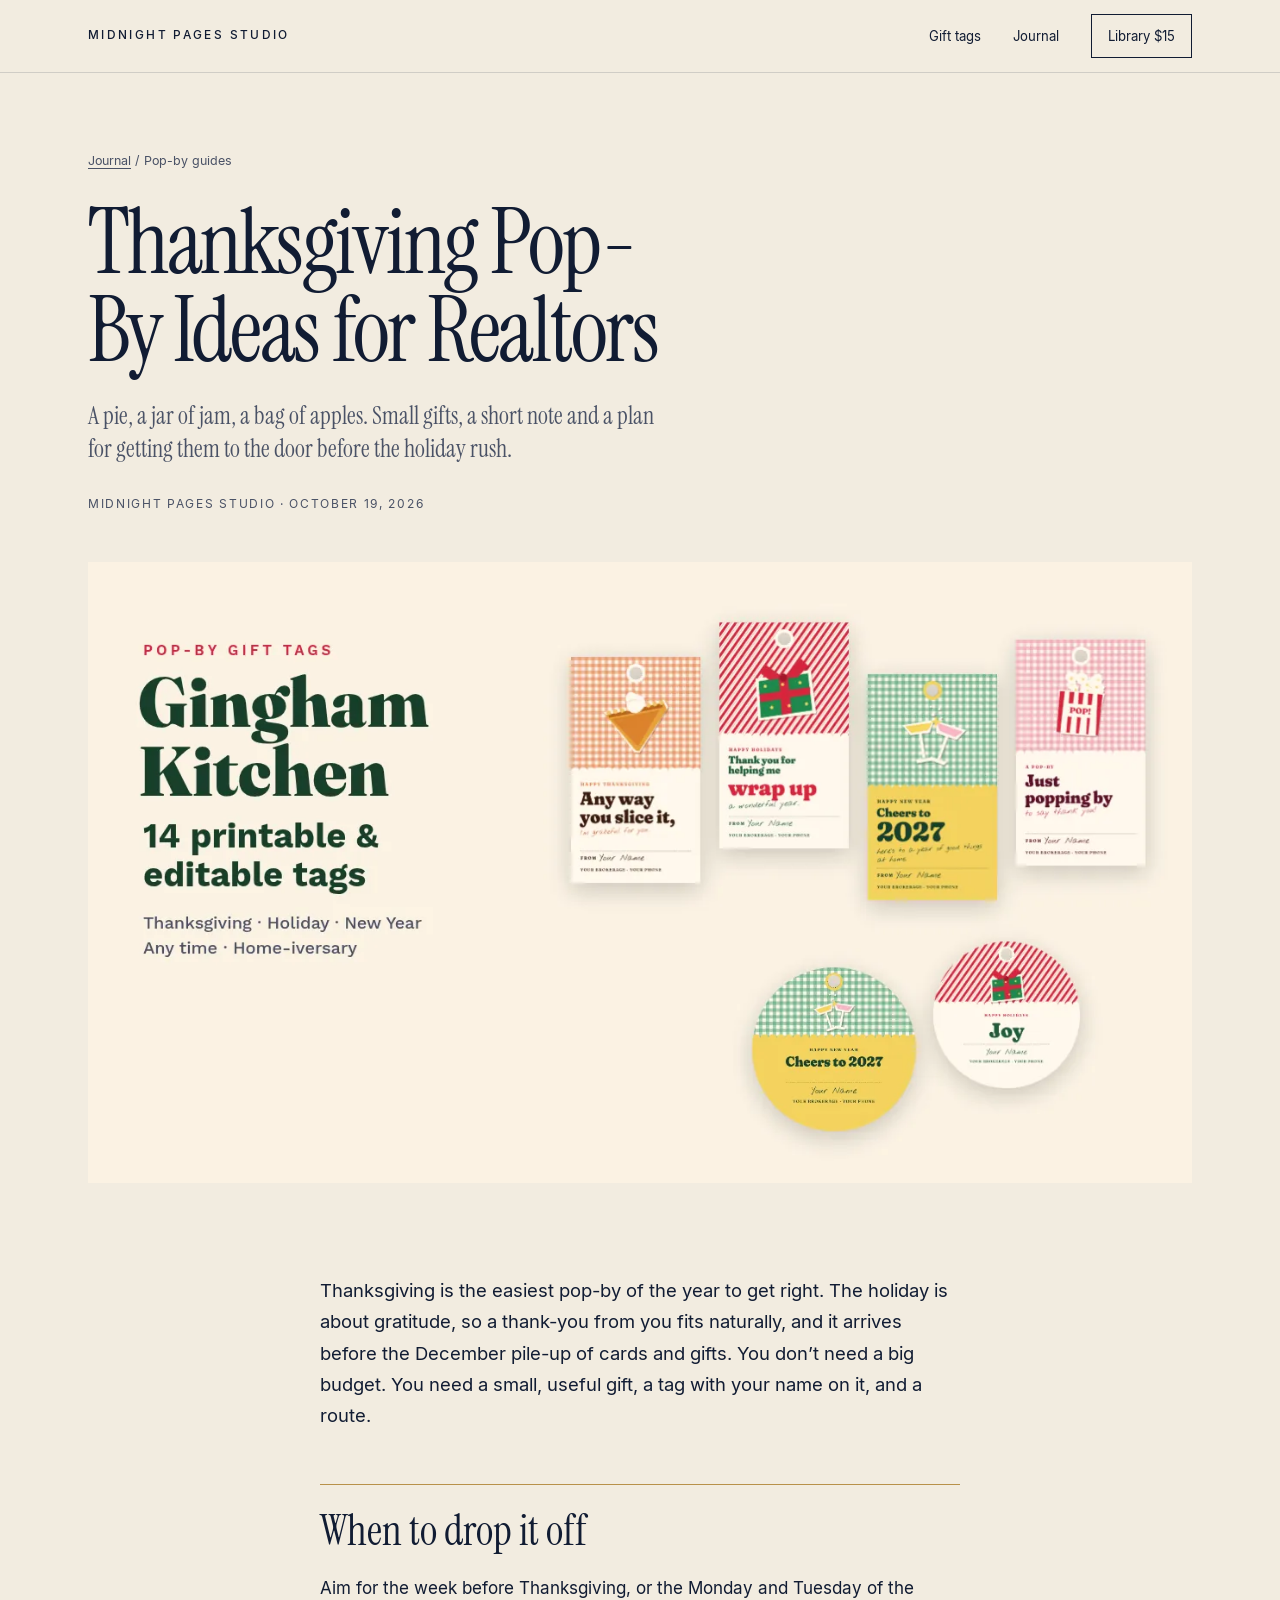
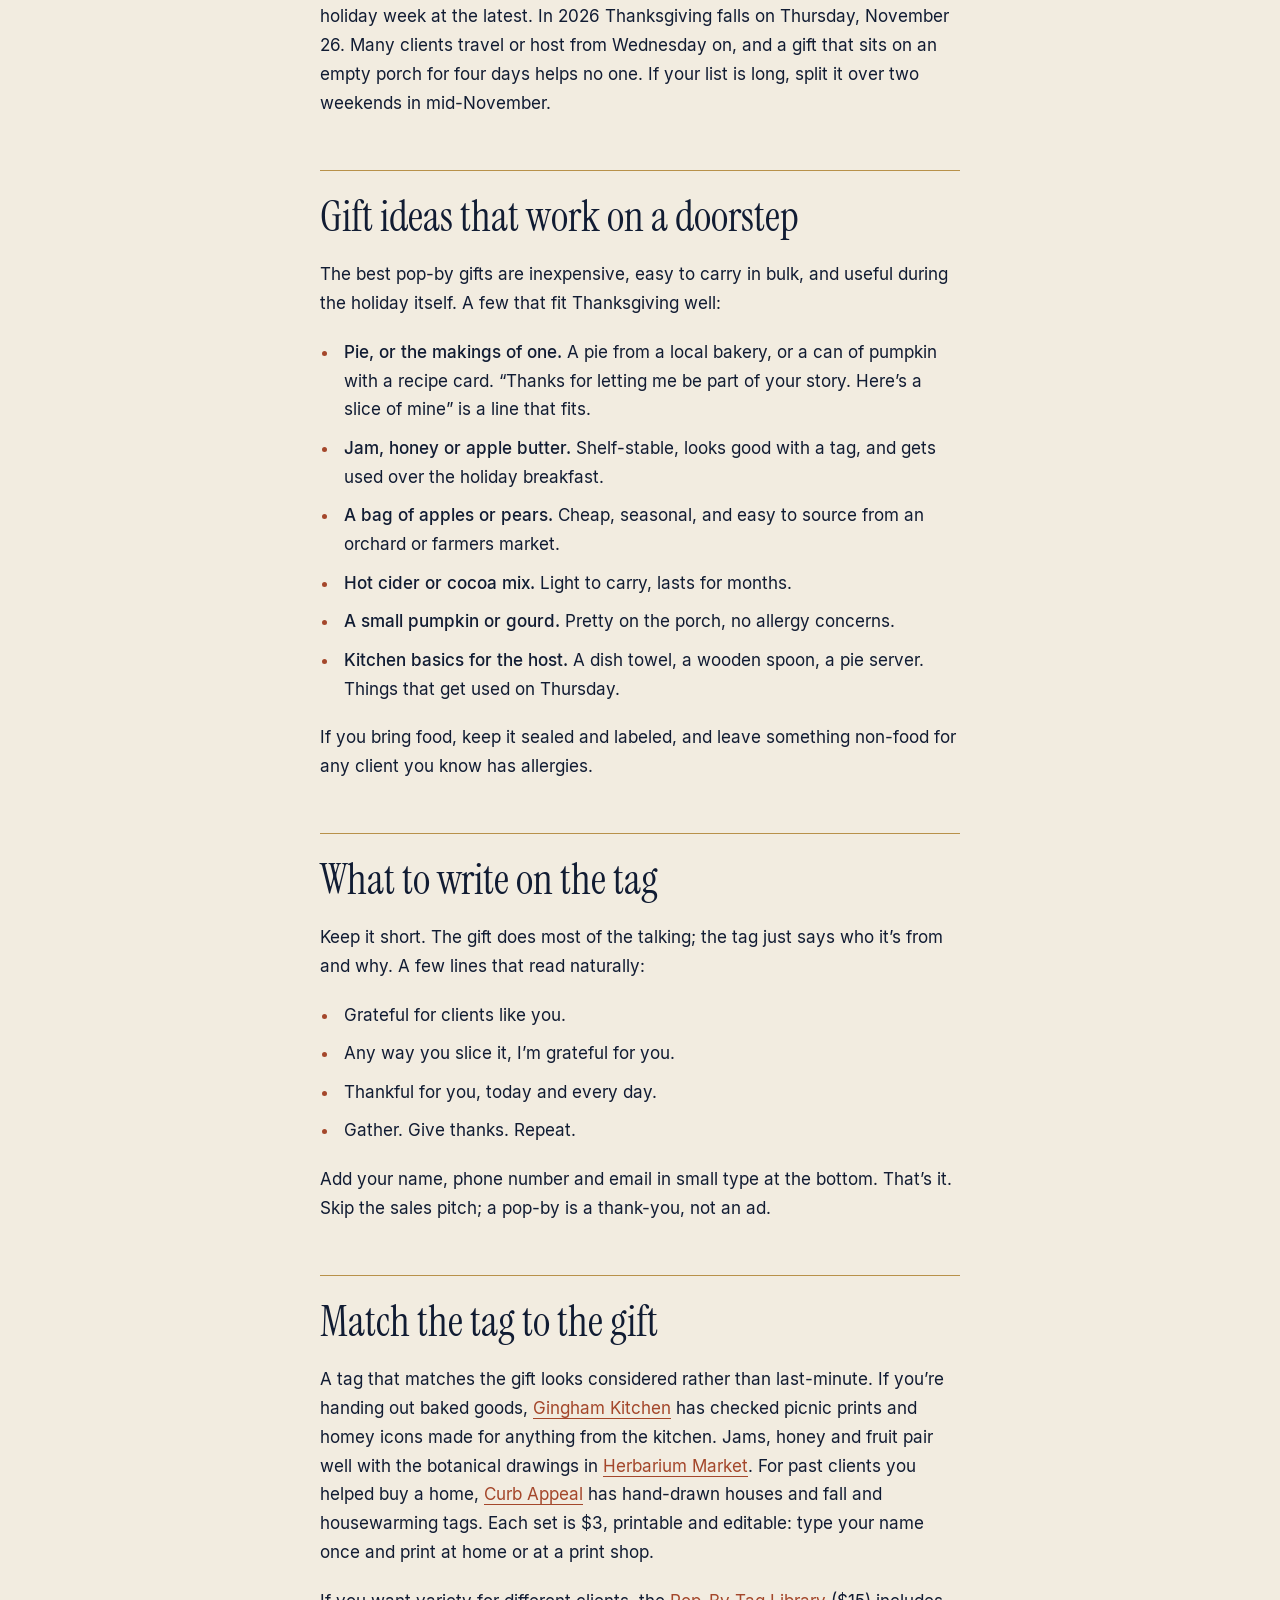
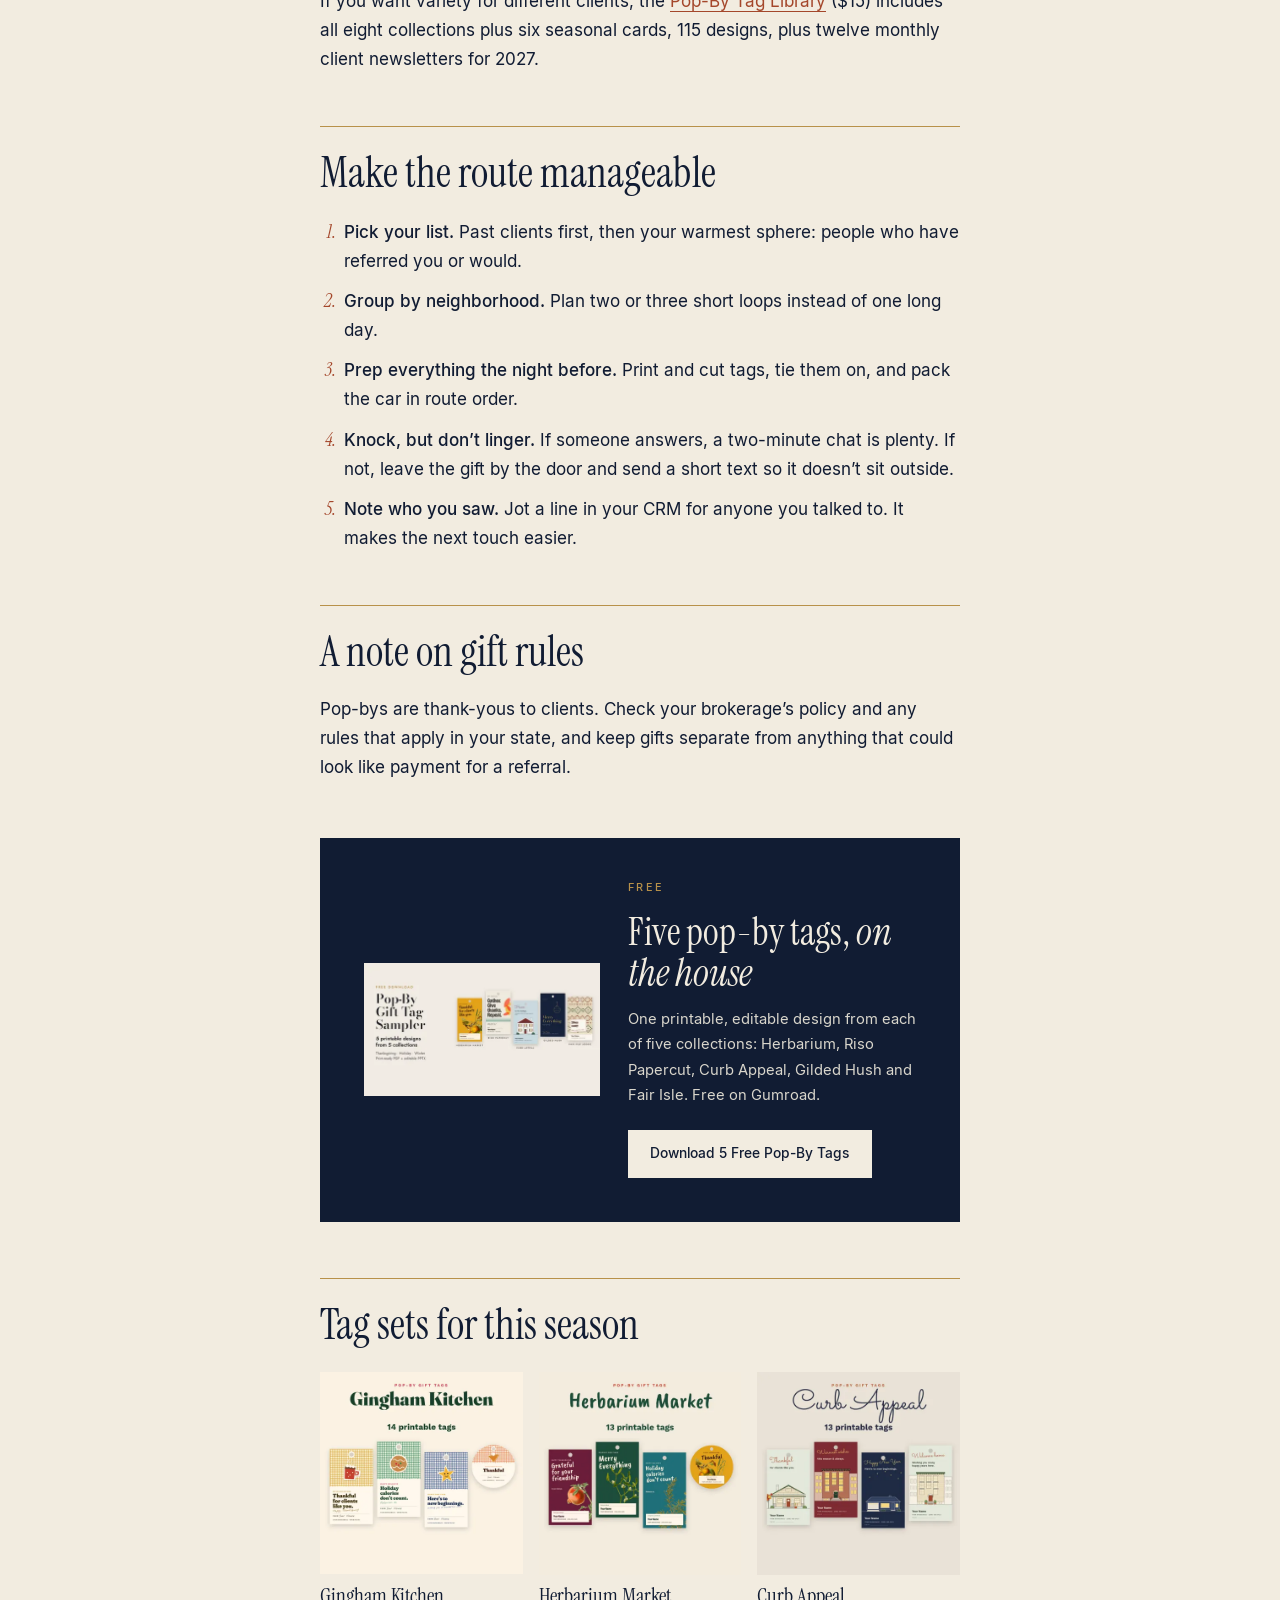
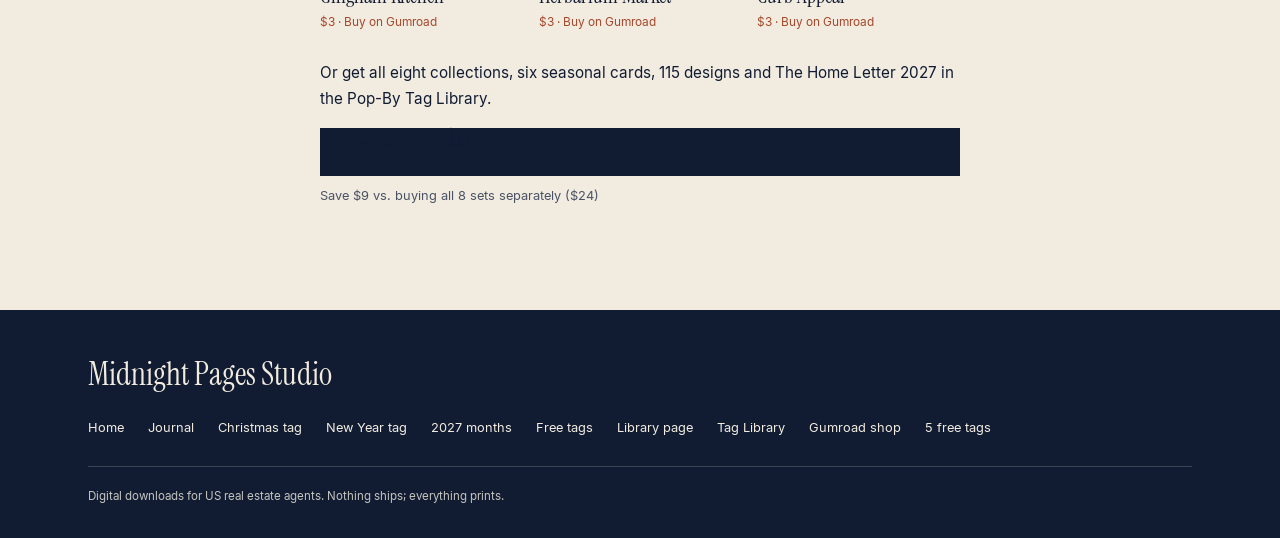
<file: blog/thanksgiving-pop-by-ideas-for-realtors/index.html>
<!doctype html>
<html lang="en">
<head>
<meta charset="utf-8">
<!-- Google tag (gtag.js) -->
<script async src="https://www.googletagmanager.com/gtag/js?id=AW-18521268865"></script>
<script>
  window.dataLayer = window.dataLayer || [];
  function gtag(){dataLayer.push(arguments);}
  gtag('js', new Date());

  gtag('config', 'AW-18521268865');
</script>
<script src="../../gads.js"></script>
<script defer src="../../utm.js"></script>
<meta name="viewport" content="width=device-width, initial-scale=1">
<title>Thanksgiving Pop-By Ideas for Realtors: Simple Gifts Clients Keep · Midnight Pages Studio</title>
<meta name="description" content="Practical Thanksgiving pop-by ideas for real estate agents: what to give, when to drop it off, what to write on the tag, and how to keep it simple.">
<link rel="canonical" href="https://38763358.github.io/midnight-pages-studio/blog/thanksgiving-pop-by-ideas-for-realtors/">
<meta name="theme-color" content="#111c33">
<link rel="icon" href="../../favicon.svg" type="image/svg+xml">
<link rel="icon" href="../../favicon-32.png" sizes="32x32" type="image/png">
<link rel="apple-touch-icon" href="../../apple-touch-icon.png">
<meta property="og:type" content="article">
<meta property="og:site_name" content="Midnight Pages Studio">
<meta property="og:title" content="Thanksgiving Pop-By Ideas for Realtors: Simple Gifts Clients Keep · Midnight Pages Studio">
<meta property="og:description" content="Practical Thanksgiving pop-by ideas for real estate agents: what to give, when to drop it off, what to write on the tag, and how to keep it simple.">
<meta property="og:url" content="https://38763358.github.io/midnight-pages-studio/blog/thanksgiving-pop-by-ideas-for-realtors/">
<meta property="og:image" content="https://38763358.github.io/midnight-pages-studio/img/blog/og-thanksgiving.jpg">
<meta property="og:image:width" content="1200"><meta property="og:image:height" content="630">
<meta property="og:locale" content="en_US">
<meta name="twitter:card" content="summary_large_image">
<meta name="twitter:title" content="Thanksgiving Pop-By Ideas for Realtors: Simple Gifts Clients Keep · Midnight Pages Studio">
<meta name="twitter:description" content="Practical Thanksgiving pop-by ideas for real estate agents: what to give, when to drop it off, what to write on the tag, and how to keep it simple.">
<meta name="twitter:image" content="https://38763358.github.io/midnight-pages-studio/img/blog/og-thanksgiving.jpg">
<link rel="preload" href="../../fonts/InstrumentSerif-Regular.woff" as="font" type="font/woff" crossorigin>
<link rel="stylesheet" href="../../blog.css">
<script type="application/ld+json">{
 "@context": "https://schema.org",
 "@type": "BlogPosting",
 "headline": "Thanksgiving Pop-By Ideas for Realtors",
 "description": "Practical Thanksgiving pop-by ideas for real estate agents: what to give, when to drop it off, what to write on the tag, and how to keep it simple.",
 "image": [
  "https://38763358.github.io/midnight-pages-studio/img/blog/og-thanksgiving.jpg"
 ],
 "datePublished": "2026-10-19",
 "dateModified": "2026-10-19",
 "author": {
  "@type": "Organization",
  "name": "Midnight Pages Studio",
  "url": "https://midnightpagesstudio.gumroad.com"
 },
 "publisher": {
  "@type": "Organization",
  "name": "Midnight Pages Studio",
  "url": "https://midnightpagesstudio.gumroad.com",
  "logo": {
   "@type": "ImageObject",
   "url": "https://38763358.github.io/midnight-pages-studio/apple-touch-icon.png"
  }
 },
 "mainEntityOfPage": {
  "@type": "WebPage",
  "@id": "https://38763358.github.io/midnight-pages-studio/blog/thanksgiving-pop-by-ideas-for-realtors/"
 },
 "url": "https://38763358.github.io/midnight-pages-studio/blog/thanksgiving-pop-by-ideas-for-realtors/",
 "inLanguage": "en-US",
 "isPartOf": {
  "@type": "Blog",
  "@id": "https://38763358.github.io/midnight-pages-studio/blog/"
 }
}</script>
<script type="application/ld+json">{
 "@context": "https://schema.org",
 "@type": "BreadcrumbList",
 "itemListElement": [
  {
   "@type": "ListItem",
   "position": 1,
   "name": "Journal",
   "item": "https://38763358.github.io/midnight-pages-studio/blog/"
  },
  {
   "@type": "ListItem",
   "position": 2,
   "name": "Thanksgiving Pop-By Ideas for Realtors",
   "item": "https://38763358.github.io/midnight-pages-studio/blog/thanksgiving-pop-by-ideas-for-realtors/"
  }
 ]
}</script>
</head>
<body>
<a class="b-skip" href="#main">Skip to content</a>
<header class="b-mast">
 <div class="b-wrap b-mast__row">
  <a class="b-wordmark" href="../../">MIDNIGHT PAGES STUDIO</a>
  <nav aria-label="Primary"><ul class="b-nav">
   <li><a href="../../#sets">Gift tags</a></li>
   <li><a href="../../blog/" aria-current="false">Journal</a></li>
   <li><a class="b-nav__buy" href="https://midnightpagesstudio.gumroad.com/l/pop-by-tag-library">Library $15</a></li>
  </ul></nav>
 </div>
</header>
<main id="main" class="b-article">
 <header class="b-wrap b-art__head">
  <p class="b-crumb"><a href="../">Journal</a> <span aria-hidden="true">/</span> Pop-by guides</p>
  <h1 class="b-display">Thanksgiving Pop-By Ideas for Realtors</h1>
  <p class="b-dek">A pie, a jar of jam, a bag of apples. Small gifts, a short note and a plan for getting them to the door before the holiday rush.</p>
  <p class="b-byline">Midnight Pages Studio · <time datetime="2026-10-19">October 19, 2026</time></p>
 </header>
 <figure class="b-wrap b-hero"><picture><source type="image/webp" srcset="../../img/blog/thanksgiving-800.webp 800w, ../../img/blog/thanksgiving-1280.webp 1280w" sizes="(min-width: 72rem) 68rem, 100vw"><img src="https://38763358.github.io/midnight-pages-studio/img/blog/thanksgiving-1280.jpg" srcset="https://38763358.github.io/midnight-pages-studio/img/blog/thanksgiving-800.jpg 800w, https://38763358.github.io/midnight-pages-studio/img/blog/thanksgiving-1280.jpg 1280w" sizes="(min-width: 72rem) 68rem, 100vw" width="1280" height="720" alt="Printable pop-by gift tags from Midnight Pages Studio" fetchpriority="high"></picture></figure>
 <div class="b-wrap b-prose">
<p>Thanksgiving is the easiest pop-by of the year to get right. The holiday is about gratitude, so a thank-you from you fits naturally, and it arrives before the December pile-up of cards and gifts. You don&rsquo;t need a big budget. You need a small, useful gift, a tag with your name on it, and a route.</p>

<h2>When to drop it off</h2>
<p>Aim for the week before Thanksgiving, or the Monday and Tuesday of the holiday week at the latest. In 2026 Thanksgiving falls on Thursday, November 26. Many clients travel or host from Wednesday on, and a gift that sits on an empty porch for four days helps no one. If your list is long, split it over two weekends in mid-November.</p>

<h2>Gift ideas that work on a doorstep</h2>
<p>The best pop-by gifts are inexpensive, easy to carry in bulk, and useful during the holiday itself. A few that fit Thanksgiving well:</p>
<ul>
<li><strong>Pie, or the makings of one.</strong> A pie from a local bakery, or a can of pumpkin with a recipe card. &ldquo;Thanks for letting me be part of your story. Here&rsquo;s a slice of mine&rdquo; is a line that fits.</li>
<li><strong>Jam, honey or apple butter.</strong> Shelf-stable, looks good with a tag, and gets used over the holiday breakfast.</li>
<li><strong>A bag of apples or pears.</strong> Cheap, seasonal, and easy to source from an orchard or farmers market.</li>
<li><strong>Hot cider or cocoa mix.</strong> Light to carry, lasts for months.</li>
<li><strong>A small pumpkin or gourd.</strong> Pretty on the porch, no allergy concerns.</li>
<li><strong>Kitchen basics for the host.</strong> A dish towel, a wooden spoon, a pie server. Things that get used on Thursday.</li>
</ul>
<p>If you bring food, keep it sealed and labeled, and leave something non-food for any client you know has allergies.</p>

<h2>What to write on the tag</h2>
<p>Keep it short. The gift does most of the talking; the tag just says who it&rsquo;s from and why. A few lines that read naturally:</p>
<ul>
<li>Grateful for clients like you.</li>
<li>Any way you slice it, I&rsquo;m grateful for you.</li>
<li>Thankful for you, today and every day.</li>
<li>Gather. Give thanks. Repeat.</li>
</ul>
<p>Add your name, phone number and email in small type at the bottom. That&rsquo;s it. Skip the sales pitch; a pop-by is a thank-you, not an ad.</p>

<h2>Match the tag to the gift</h2>
<p>A tag that matches the gift looks considered rather than last-minute. If you&rsquo;re handing out baked goods, <a href="https://midnightpagesstudio.gumroad.com/l/gingham-kitchen-pop-by-gift-tags">Gingham Kitchen</a> has checked picnic prints and homey icons made for anything from the kitchen. Jams, honey and fruit pair well with the botanical drawings in <a href="https://midnightpagesstudio.gumroad.com/l/herbarium-market-pop-by-gift-tags">Herbarium Market</a>. For past clients you helped buy a home, <a href="https://midnightpagesstudio.gumroad.com/l/curb-appeal-pop-by-gift-tags">Curb Appeal</a> has hand-drawn houses and fall and housewarming tags. Each set is $3, printable and editable: type your name once and print at home or at a print shop.</p>
<p>If you want variety for different clients, the <a href="https://midnightpagesstudio.gumroad.com/l/pop-by-tag-library">Pop-By Tag Library</a> ($15) includes all eight collections plus six seasonal cards, 115 designs, plus twelve monthly client newsletters for 2027.</p>

<h2>Make the route manageable</h2>
<ol>
<li><strong>Pick your list.</strong> Past clients first, then your warmest sphere: people who have referred you or would.</li>
<li><strong>Group by neighborhood.</strong> Plan two or three short loops instead of one long day.</li>
<li><strong>Prep everything the night before.</strong> Print and cut tags, tie them on, and pack the car in route order.</li>
<li><strong>Knock, but don&rsquo;t linger.</strong> If someone answers, a two-minute chat is plenty. If not, leave the gift by the door and send a short text so it doesn&rsquo;t sit outside.</li>
<li><strong>Note who you saw.</strong> Jot a line in your CRM for anyone you talked to. It makes the next touch easier.</li>
</ol>

<h2>A note on gift rules</h2>
<p>Pop-bys are thank-yous to clients. Check your brokerage&rsquo;s policy and any rules that apply in your state, and keep gifts separate from anything that could look like payment for a referral.</p>

  <aside class="b-sample" aria-labelledby="sample-h">
 <div class="b-sample__img"><picture><source type="image/webp" srcset="../../img/free-tags-480.webp 480w, ../../img/free-tags-960.webp 960w" sizes="(min-width: 40rem) 22rem, 90vw"><img src="../../img/free-tags-480.jpg" srcset="../../img/free-tags-480.jpg 480w, ../../img/free-tags-960.jpg 960w" sizes="(min-width: 40rem) 22rem, 90vw" width="480" height="270" alt="Cover of the free Pop-By Gift Tag Sampler: five printable tag designs from five collections" loading="lazy" decoding="async"></picture></div>
 <div><p class="b-eyebrow">Free</p><h2 id="sample-h" class="b-sample__h">Five pop-by tags, <em>on the house</em></h2>
 <p>One printable, editable design from each of five collections: Herbarium, Riso Papercut, Curb Appeal, Gilded Hush and Fair Isle. Free on Gumroad.</p>
 <a class="b-btn" href="https://midnightpagesstudio.gumroad.com/l/free-pop-by-gift-tags">Download 5 Free Pop-By Tags</a></div>
</aside>
  <section class="b-rel" aria-labelledby="rel-h"><h2 id="rel-h">Tag sets for this season</h2><ul><li><a href="https://midnightpagesstudio.gumroad.com/l/gingham-kitchen-pop-by-gift-tags"><picture><source type="image/webp" srcset="../../img/gingham-kitchen-480.webp"><img src="https://38763358.github.io/midnight-pages-studio/img/gingham-kitchen-480.jpg" width="480" height="480" alt="Gingham Kitchen gift tag set" loading="lazy" decoding="async"></picture><span class="b-rel__name">Gingham Kitchen</span><span class="b-rel__price">$3 · Buy on Gumroad</span></a></li><li><a href="https://midnightpagesstudio.gumroad.com/l/herbarium-market-pop-by-gift-tags"><picture><source type="image/webp" srcset="../../img/herbarium-480.webp"><img src="https://38763358.github.io/midnight-pages-studio/img/herbarium-480.jpg" width="480" height="480" alt="Herbarium Market gift tag set" loading="lazy" decoding="async"></picture><span class="b-rel__name">Herbarium Market</span><span class="b-rel__price">$3 · Buy on Gumroad</span></a></li><li><a href="https://midnightpagesstudio.gumroad.com/l/curb-appeal-pop-by-gift-tags"><picture><source type="image/webp" srcset="../../img/curb-appeal-480.webp"><img src="https://38763358.github.io/midnight-pages-studio/img/curb-appeal-480.jpg" width="480" height="480" alt="Curb Appeal gift tag set" loading="lazy" decoding="async"></picture><span class="b-rel__name">Curb Appeal</span><span class="b-rel__price">$3 · Buy on Gumroad</span></a></li></ul>
  <div class="b-rel__all"><p>Or get all eight collections, six seasonal cards, 115 designs and The Home Letter 2027 in the Pop-By Tag Library.</p><a class="b-btn b-btn--ink" href="https://midnightpagesstudio.gumroad.com/l/pop-by-tag-library">Buy the Library <span class="b-btn__price">$15</span></a><p class="b-save">Save $9 vs. buying all 8 sets separately ($24)</p></div></section>
 </div>
</main>
<footer class="b-foot"><div class="b-wrap b-foot__row">
 <p class="b-foot__mark">Midnight Pages Studio</p>
 <ul class="b-foot__links"><li><a href="../../">Home</a></li><li><a href="../../blog/">Journal</a></li><li><a href="../../christmas-pop-by-tags/">Christmas tag</a></li><li><a href="../../new-year-pop-by-tags/">New Year tag</a></li><li><a href="../../2027-monthly-pop-by-tags/">2027 months</a></li><li><a href="../../free-pop-by-tags/">Free tags</a></li><li><a href="../../pop-by-tag-library/">Library page</a></li><li><a href="https://midnightpagesstudio.gumroad.com/l/pop-by-tag-library">Tag Library</a></li><li><a href="https://midnightpagesstudio.gumroad.com">Gumroad shop</a></li><li><a href="https://midnightpagesstudio.gumroad.com/l/free-pop-by-gift-tags">5 free tags</a></li></ul>
 <p class="b-foot__fine">Digital downloads for US real estate agents. Nothing ships; everything prints.</p>
</div></footer>
</body>
</html>
</file>
<file: styles.css>
@font-face{font-family:Instrument;src:url('fonts/InstrumentSerif-Regular.woff') format('woff');font-weight:400;font-display:swap}
@font-face{font-family:Instrument;src:url('fonts/InstrumentSerif-Italic.woff') format('woff');font-style:italic;font-display:swap}
@font-face{font-family:Inter;src:url('fonts/Inter-Regular.woff') format('woff');font-weight:400;font-display:swap}
@font-face{font-family:Inter;src:url('fonts/Inter-Medium.woff') format('woff');font-weight:500;font-display:swap}
:root{--paper:#fbf8f2;--pale:#f3eee4;--ink:#1a2236;--muted:#5b6170;--navy:#14213a;--brick:#a4472b;--gutter:clamp(20px,4vw,48px)}
*{box-sizing:border-box}html{scroll-padding-top:150px}body{margin:0;background:var(--paper);color:var(--ink);font:400 15px/1.65 Inter,sans-serif}a{color:inherit;text-underline-offset:4px}a:focus-visible{outline:2px solid var(--brick);outline-offset:5px}img{display:block;width:100%;height:auto}p,h1,h2,h3,figure{margin:0}ul{list-style:none;margin:0;padding:0}h1,h2,h3{font-family:Instrument,serif;font-weight:400;line-height:1.12}h1{font-size:40px}h2{font-size:32px}h3{font-size:20px}em{font-weight:400}.wrap{width:calc(100% - var(--gutter)*2);max-width:1280px;margin-inline:auto}.skip{position:fixed;top:-100px;left:20px;z-index:10;background:var(--paper);padding:12px}.skip:focus{top:12px}.promotion{background:var(--navy);color:var(--paper);text-align:center;font-size:12px;padding:9px 20px}.promotion a{margin-left:20px;white-space:nowrap}.masthead{position:sticky;top:0;z-index:5;background:var(--paper)}.masthead__row{display:grid;grid-template-columns:1fr auto 1fr;align-items:center;gap:20px;min-height:84px}.wordmark{font-size:15px;font-weight:500;letter-spacing:.34em;text-decoration:none;line-height:1.5}.shop-link,.masthead__buy{font-size:13px}.masthead__buy{justify-self:end;white-space:nowrap}.buy-short{display:none}.masthead nav{border-block:1px solid #1a223625}.nav{display:flex;justify-content:center;gap:36px;font-size:13px}.nav a{display:block;padding:13px 0;text-decoration:none;white-space:nowrap}.nav a:hover{text-decoration:underline}.seasonal{color:var(--brick)}.hero{position:relative;height:min(82vh,720px);min-height:0;overflow:hidden}.hero__photo{position:absolute;inset:0;display:block;overflow:hidden}.hero__photo img{height:calc(100% + 40px);object-fit:cover;object-position:38% 60%}.hero__panel{position:absolute;right:var(--gutter);top:50%;transform:translateY(-50%);width:380px;padding:32px;background:var(--paper)}.intro{font-size:12px;margin-bottom:16px}.hero h1{margin-bottom:24px}.hero__panel>p:not(.intro):not(.buy-note):not(.buy-save){font-size:15px}.btn{display:inline-flex;gap:20px;justify-content:center;align-items:center;min-height:48px;padding:12px 22px;background:var(--navy);color:var(--paper);text-decoration:none;font-size:13px}.btn span{font-family:Instrument,serif;font-size:22px;line-height:1}.hero .btn,.detail-text .btn{margin-top:24px}.buy-note{font-size:12px;color:var(--muted);margin-top:14px;line-height:1.6}.section{margin-block:96px}.section-head{display:flex;justify-content:space-between;gap:32px;align-items:baseline;margin-bottom:32px}.section-note{max-width:680px;color:var(--muted);margin-top:24px}.shop-all{font-size:13px;white-space:nowrap}.price{color:var(--brick);font-family:Instrument,serif}.products{display:grid;grid-template-columns:repeat(4,minmax(0,1fr));gap:40px 24px}.product{display:block;text-decoration:none;min-width:0}.product img{aspect-ratio:1;object-fit:contain;background:var(--pale)}.product:hover img{opacity:.92}.product:hover h3{text-decoration:underline;text-underline-offset:4px}.product__heading{display:flex;justify-content:space-between;gap:8px;align-items:baseline;margin-top:16px}.product__heading .price{font-size:22px}.product__desc{font-size:14px;line-height:1.55;color:var(--muted);margin-top:10px}.product__count{font-size:12px;color:var(--muted);margin-top:10px}.product__buy{display:block;font-size:12px;margin-top:8px}.how>h2{margin-bottom:24px}.use-grid{display:grid;grid-template-columns:repeat(3,minmax(0,1fr));gap:28px}.use-grid img{aspect-ratio:4/3;object-fit:cover}.use-grid h3{margin-top:20px;margin-bottom:10px;font-size:24px}.use-grid p{color:var(--muted)}.library-details{display:grid;grid-template-columns:minmax(0,1fr) minmax(0,1fr);gap:64px;align-items:center}.library-details figure{width:100%;max-width:520px;justify-self:end}.library-details img{background:var(--pale)}.detail-text h2{margin-bottom:24px}.detail-text>p+p{margin-top:18px}.detail-text>p:not(.intro){color:var(--muted)}.collection-caption{font-size:12px}.prompts{display:grid;grid-template-columns:1fr 1fr;align-items:center;gap:64px}.prompt-scene{height:100%;min-height:490px;object-fit:cover}.prompts .detail-text{padding:32px 0}.sample{background:var(--pale);padding-block:48px}.sample__inner{display:flex;align-items:center;justify-content:space-between;gap:64px}.sample h2{margin-bottom:24px}.sample p:not(.intro){max-width:680px;color:var(--muted)}.sample .btn{flex-shrink:0}.footer{background:var(--navy);color:var(--paper);padding:40px 0 28px}.footer__row{display:flex;flex-wrap:wrap;align-items:center;justify-content:space-between;gap:24px}.footer .wordmark{font-size:12px;letter-spacing:.23em}.footer__links{display:flex;flex-wrap:wrap;gap:8px 24px;font-size:12px}.footer__links a{display:block;padding-block:10px}.footer__fine{width:100%;font-size:12px;border-top:1px solid #fbf8f230;padding-top:24px;color:#d1d4dc}
html.js img{transition:opacity 800ms cubic-bezier(.22,1,.36,1)}html.js img:not(.is-visible){opacity:0}html.show-all img{opacity:1!important;transition:none!important}
@media(max-width:1000px){.wordmark{font-size:12px;letter-spacing:.23em}.nav{gap:24px}.library-details{gap:32px}.footer__row{justify-content:flex-start}}
@media(max-width:900px){.products{grid-template-columns:repeat(2,minmax(0,1fr))}.library-details{grid-template-columns:1fr}.library-details figure{justify-self:center}.prompts{grid-template-columns:1fr;gap:28px}.prompts .detail-text{padding:0}.section-head{align-items:start}.shop-link{font-size:12px}.hero__panel{width:350px}.prompt-scene{min-height:0;height:auto;aspect-ratio:4/3}}
@media(max-width:600px){html{scroll-padding-top:110px}.promotion{font-size:10px;line-height:1.7;padding:7px 16px}.promotion a{display:block;margin-left:0}.masthead__row{grid-template-columns:minmax(0,1fr) auto;min-height:65px;gap:12px}.shop-link,.buy-long{display:none}.buy-short{display:inline}.wordmark{font-size:10px;letter-spacing:.18em}.masthead__buy{font-size:12px}.nav{width:100%;padding-inline:20px;justify-content:flex-start;gap:25px;overflow-x:auto;scrollbar-width:thin}.nav li{flex-shrink:0}.nav a{padding-block:12px;font-size:12px}.hero{height:auto;min-height:0;overflow:hidden}.hero__photo{position:relative;height:44vh;height:44svh}.hero__photo img{object-position:50% 85%}.hero__panel{position:static;transform:none;width:auto;padding:20px;display:flex;flex-direction:column;align-items:flex-start}.hero h1{font-size:30px;max-width:320px;margin-bottom:0}.hero .intro{margin-bottom:10px}.hero .btn{order:1;margin-top:16px}.hero__panel>p:not(.intro):not(.buy-note):not(.buy-save){order:2;margin-top:16px}.hero .buy-note{order:3}.hero__panel>p:not(.intro):not(.buy-note):not(.buy-save){font-size:15px}.section{margin-block:64px}.section-head{display:block;margin-bottom:24px}.section-head h2{max-width:300px}.shop-all{display:inline-block;margin-top:20px}.products{gap:30px 16px}.product__heading{gap:6px;margin-top:12px}.product h3{font-size:20px}.product__desc{font-size:14px}.product__count,.product__buy{font-size:11px}.product__heading .price{font-size:20px}.use-grid{grid-template-columns:1fr;gap:32px}.use-grid h3{margin-top:16px}.library-details{gap:28px}.prompts{grid-template-columns:1fr}.prompt-scene{min-height:0;height:auto;aspect-ratio:4/3}.prompts .detail-text{padding:0}.sample{padding-block:36px}.sample__inner{display:block}.sample .btn{margin-top:24px}.footer__row{display:block}.footer .wordmark{font-size:11px}.footer__links{margin-block:22px;gap:4px 20px}.footer__fine{padding-top:22px}}
@media(prefers-reduced-motion:reduce){html.js img:not(.is-visible){opacity:1}html.js img{transition:none}.hero__photo img{transform:none!important}}
.buy-save{font-size:12px;color:var(--muted);margin-top:14px;line-height:1.5}.buy-save+.buy-note{margin-top:4px}
.footer__contact{width:100%;font-size:12px;margin:0;color:#d1d4dc}.footer__contact a{text-decoration:underline}
@media(max-width:600px){.buy-save{order:3}.footer__contact{margin-top:16px}}
.hero__panel>p.buy-save{font-size:12px;margin-top:14px;line-height:1.5}.hero .buy-save{order:3}
.seasonals{border-top:1px solid #1a223625;padding-top:56px}.seasonals__head{margin-bottom:32px}.seasonals__head h2{font-size:28px}.seasonals__head .section-note{margin-top:12px}.seasonals__list{display:grid;grid-template-columns:repeat(3,minmax(0,1fr));gap:0 40px}.seasonals__list li{border-top:1px solid #1a22361a}.season{display:grid;grid-template-columns:120px minmax(0,1fr);gap:20px;align-items:center;padding-block:18px;text-decoration:none}.season img{aspect-ratio:1;object-fit:cover;background:var(--pale)}.season__text{display:flex;flex-direction:column;gap:4px;min-width:0}.season__occasion{font-size:12px;color:var(--muted)}.season__name{font-family:Instrument,serif;font-size:21px;line-height:1.15}.season__buy{font-size:12px;margin-top:4px}.season__buy .price{font-size:16px}.season:hover .season__name{text-decoration:underline;text-underline-offset:4px}.season:hover img{opacity:.92}.seasonals__library{margin-top:28px;font-size:14px;color:var(--muted)}.seasonals__library a{color:var(--ink);white-space:nowrap}
@media(max-width:900px){.seasonals__list{grid-template-columns:repeat(2,minmax(0,1fr))}}
@media(max-width:600px){.seasonals{padding-top:44px}.seasonals__head h2{font-size:26px;max-width:320px}.seasonals__list{display:flex;gap:16px;overflow-x:auto;overscroll-behavior-x:contain;scroll-snap-type:x mandatory;-webkit-overflow-scrolling:touch;margin-inline:calc(var(--gutter)*-1);padding-inline:var(--gutter);scroll-padding-inline:var(--gutter);padding-bottom:12px;scrollbar-width:thin}.seasonals__list li{flex:0 0 64%;border-top:0;scroll-snap-align:start}.season{grid-template-columns:1fr;gap:12px;padding-block:0}.seasonals__library{margin-top:20px}}
.seasonals__head .price{white-space:nowrap}
.season__note{font-size:13px;line-height:1.5;color:var(--muted)}.seasonals__bundle{margin-top:8px;border-top:1px solid #1a22361a;border-bottom:1px solid #1a22361a}.season--bundle{grid-template-columns:120px minmax(0,1fr);max-width:640px}.season--bundle .season__occasion{color:var(--brick)}
.hero__free{display:grid;grid-template-columns:132px minmax(0,1fr);gap:16px;align-items:center;margin-top:22px;padding-top:20px;border-top:1px solid #1a223625;text-decoration:none}.hero__free img{aspect-ratio:16/9;object-fit:cover;background:var(--pale)}.hero__free-text{display:flex;flex-direction:column;gap:2px;min-width:0}.hero__free-eyebrow{font-size:11px;letter-spacing:.08em;text-transform:uppercase;color:var(--brick)}.hero__free-title{font-family:Instrument,serif;font-size:19px;line-height:1.15}.hero__free-cta{font-size:12px;margin-top:4px;text-decoration:underline;text-underline-offset:4px}.hero__free:hover .hero__free-title{text-decoration:underline;text-underline-offset:4px}
@media(max-width:600px){.seasonals__bundle{margin-top:20px}.season--bundle{grid-template-columns:96px minmax(0,1fr);gap:16px;padding-block:16px}.season--bundle .season__name{font-size:19px}
.hero__free{position:absolute;z-index:1;left:var(--gutter);right:var(--gutter);max-width:340px;top:calc(44vh - 12px);top:calc(44svh - 12px);transform:translateY(-100%);margin:0;padding:10px 14px 10px 10px;border:0;background:var(--paper);box-shadow:0 6px 20px #14213a33;grid-template-columns:104px minmax(0,1fr);gap:12px}.hero__free-title{font-size:17px}.hero__free-eyebrow{font-size:10px}.hero__free-cta{font-size:11px;margin-top:2px}}
@media(min-width:601px){.hero__free{grid-template-columns:112px minmax(0,1fr);gap:14px;margin-top:18px;padding-top:16px}.hero__free-title{font-size:18px}}
@media(min-width:601px) and (max-height:820px){.hero{min-height:600px}.hero__panel{padding:24px 28px}.hero h1{margin-bottom:16px}.hero .btn{margin-top:18px}.hero__panel>p.buy-save{margin-top:10px}}
.seasonals,.seasonals [id^="seasonal-"]{scroll-margin-top:150px}.seasonals__list li,.seasonals__bundle{transition:background-color .9s ease}.seasonals .is-anchored{background-color:var(--pale)}
@media(max-width:600px){.seasonals,.seasonals [id^="seasonal-"]{scroll-margin-top:110px}}
@media(prefers-reduced-motion:reduce){.seasonals__list li,.seasonals__bundle{transition:none}}

/* Realtor Template Kit (2026-10-23) */
.kit-hero{padding-block:64px 72px}
.kit-hero__inner{display:grid;grid-template-columns:minmax(0,1.5fr) minmax(0,1fr);gap:48px;align-items:center}
.kit-hero__image,.kit-module__image{display:block;min-width:0}
.kit-hero__image{box-shadow:0 12px 32px #14213a16,0 2px 6px #14213a0b}
.kit-hero__image img{aspect-ratio:16/9;height:auto}
.kit-hero__text{min-width:0}
.kit-hero .intro span,.kit-module .intro{color:var(--brick)}
.kit-hero h1{font-size:clamp(44px,4.2vw,60px);line-height:1.02;max-width:440px;letter-spacing:-.02em}
.kit-hero h1 em{display:block}
.kit-hero__sub{margin-top:22px;color:var(--muted);font-size:15px;line-height:1.7}
.kit-hero .btn{margin-top:26px}
.kit-hero__more{display:inline-block;margin-top:22px;font-size:12px;text-decoration:none}
.kit-hero__more span{margin-left:12px;color:var(--brick)}
.kit-hero__more:hover{text-decoration:underline}
.kit .btn:hover,.kit-hero .btn:hover{opacity:.92}
#kit,#library{scroll-margin-top:16px}
.kit{padding-block:40px 88px}
.kit__head{border-top:1px solid #1a223625;padding-block:40px 52px}
.kit__head h2{font-size:clamp(36px,3.4vw,48px);max-width:740px}
.kit__head .section-note{max-width:790px}
.kit-module{display:grid;grid-template-columns:minmax(0,1.45fr) minmax(0,1fr);gap:56px;align-items:center;padding-block:48px;border-top:1px solid #1a223625}
.kit-module:nth-of-type(even){grid-template-columns:minmax(0,1fr) minmax(0,1.45fr)}
.kit-module:nth-of-type(even) .kit-module__image{grid-column:2;grid-row:1}
.kit-module:nth-of-type(even) .kit-module__text{grid-column:1;grid-row:1}
.kit-module__image img{aspect-ratio:4/3;height:auto}
.kit-module__text{min-width:0}
.kit-module h3{font-size:36px;max-width:410px;line-height:1.08}
.kit-module__description{margin-top:20px;color:var(--muted);font-size:14px}
.kit-module__items{margin-top:26px}
.kit-module__items li{display:flex;justify-content:space-between;gap:20px;padding-block:12px;border-top:1px solid #1a22361a;font-size:12px;line-height:1.5}
.kit-module__count{font-family:Instrument,serif;font-size:19px;line-height:1.15;text-align:right;flex-shrink:0;color:var(--brick);max-width:48%}
.kit-offer{display:grid;grid-template-columns:1fr 2.45fr;gap:56px;background:var(--pale);margin-top:32px;padding:40px}
.kit-offer__price>p:last-child{font-family:Instrument,serif;color:var(--brick);font-size:88px;line-height:1}
.kit-offer__details>p+p{margin-top:16px}
.kit-offer__details>p:not(.buy-note){color:var(--muted);max-width:700px}
.kit-offer .btn{margin-top:24px}
.kit-offer__details .buy-note+.buy-note{margin-top:6px}
.hero h2{font-size:40px;margin-bottom:24px}
@media(min-width:601px) and (max-height:820px){.hero h2{margin-bottom:16px}}
@media(min-width:601px) and (max-width:1000px){
.kit-hero{padding-block:36px 48px}
.kit-hero__inner{grid-template-columns:1fr;gap:32px;max-width:760px}
.kit-hero__text{max-width:620px}
.kit-hero h1 em{display:inline}
.kit-module,.kit-module:nth-of-type(even){grid-template-columns:1fr;gap:28px}
.kit-module:nth-of-type(even) .kit-module__image,.kit-module:nth-of-type(even) .kit-module__text{grid-column:auto;grid-row:auto}
.kit-module__text{max-width:680px}
.kit-module h3{max-width:600px}
.kit-offer{grid-template-columns:1fr 3fr;gap:28px;padding:32px}
}
@media(max-width:600px){
.kit-hero{padding-block:0 36px}
.kit-hero__inner{display:block}
.kit-hero__image{margin-inline:calc(var(--gutter)*-1);box-shadow:none}
.kit-hero__text{padding-top:24px}
.kit-hero .intro{font-size:11px;margin-bottom:12px}
.kit-hero h1{font-size:42px;max-width:350px;line-height:1.02}
.kit-hero h1 em{display:inline}
.kit-hero__sub{margin-top:16px;font-size:13px;line-height:1.65}
.kit-hero .btn{display:flex;width:100%;margin-top:20px}
.kit-hero .buy-note{font-size:11px;margin-top:12px}
.kit-hero__more{margin-top:16px}
.kit{padding-block:16px 48px}
.kit__head{padding-block:28px 32px}
.kit__head h2{font-size:34px}
.kit__head .section-note{font-size:13px;margin-top:18px}
.kit-module,.kit-module:nth-of-type(even){display:flex;flex-direction:column;align-items:stretch;gap:24px;padding-block:0 36px}
.kit-module+.kit-module{padding-top:24px}
.kit-module__image{margin-inline:calc(var(--gutter)*-1)}
.kit-module .intro{font-size:11px;margin-bottom:12px}
.kit-module h3{font-size:30px;max-width:330px}
.kit-module__description{margin-top:16px;font-size:13px}
.kit-module__items{margin-top:22px}
.kit-module__items li{gap:12px}
.kit-module__count{font-size:18px}
.kit-offer{grid-template-columns:1fr;gap:24px;margin-top:0;padding:28px 20px;margin-inline:calc(var(--gutter)*-1)}
.kit-offer__price>p:last-child{font-size:72px}
.kit-offer__price .intro{margin-bottom:8px}
.kit-offer__details>p:not(.buy-note){font-size:13px}
.kit-offer .btn{display:flex;width:100%}
.hero h2{font-size:30px;max-width:320px;margin-bottom:0}
}
@media(prefers-reduced-motion:reduce){.kit .btn,.kit-hero .btn{transition:none}}
.kit-hero h1,.kit__head h2,.kit-module h3{text-wrap:balance}

/* Template Kit mobile condense (2026-10-23b) */
.kit-module__details{display:block;margin:0}
.kit-module__summary,.kit-module__pages{display:none}
@media(max-width:600px){
.kit-module,.kit-module:nth-of-type(even){gap:18px;padding-bottom:28px}
.kit-module+.kit-module{padding-top:20px}
.kit-module h3{font-size:28px}
.kit-module__pages{display:block;font-family:Instrument,serif;color:var(--brick);font-size:20px;margin-top:10px}
.kit-module__details{margin-top:18px}
.kit-module__summary{display:flex;justify-content:space-between;align-items:center;gap:12px;border-top:1px solid #1a223625;padding-block:14px;font-size:12px;letter-spacing:.04em;cursor:pointer;list-style:none}
.kit-module__summary::-webkit-details-marker{display:none}
.kit-module__summary::after{content:"+"}
.kit-module__details[open]>.kit-module__summary::after{content:"−"}
.kit-module__summary:focus-visible{outline:2px solid var(--brick);outline-offset:2px}
.kit-module__details[open] .kit-module__description{margin-top:4px;font-size:13px}
.kit-module__details[open] .kit-module__items{margin-top:14px}
}

/* Affiliate line (2026-10-24) */
.footer__affiliate{width:100%;font-size:12px;margin:0;margin-top:8px;color:#d1d4dc}.footer__affiliate a{text-decoration:underline}
.kit-offer__affiliate a{text-decoration:underline}
@media(min-width:601px){.footer__affiliate{margin-top:-14px}}
@media(max-width:600px){.footer__affiliate{margin-bottom:22px}}


/* Pop-by guide links (2026-11-07) */
.guides__list{display:grid;grid-template-columns:repeat(auto-fit,minmax(180px,1fr));gap:28px 20px;margin-top:8px}
.guides__list a{display:block;text-decoration:none;min-width:0}
.guides__list img{aspect-ratio:1;object-fit:contain;background:var(--pale)}
.guides__list h3{font-size:22px;margin-top:12px}
.guides__list p{color:var(--muted);font-size:14px;line-height:1.5;margin-top:8px}
.guides__list a:hover h3{text-decoration:underline;text-underline-offset:4px}
</file>
<file: blog.css>
/* Blog styles. Self-contained on purpose: doesn't depend on styles.css, so the homepage redesign can't break it.
   To follow a new homepage design, change the tokens in :root (and the fonts) first. */
@font-face{font-family:Instrument;src:url(fonts/InstrumentSerif-Regular.woff) format("woff");font-display:swap}
@font-face{font-family:Instrument;font-style:italic;src:url(fonts/InstrumentSerif-Italic.woff) format("woff");font-display:swap}
@font-face{font-family:Inter;font-weight:400;src:url(fonts/Inter-Regular.woff) format("woff");font-display:swap}
@font-face{font-family:Inter;font-weight:500;src:url(fonts/Inter-Medium.woff) format("woff");font-display:swap}
:root{
  --b-ink:#111c33;--b-ink-soft:#4a5266;--b-paper:#f2ece0;--b-paper-2:#e8dfcd;--b-rule:#111c3326;--b-gold:#b8914a;--b-accent:#a4472b;
  --b-serif:Instrument,Georgia,"Times New Roman",serif;--b-sans:Inter,system-ui,-apple-system,"Segoe UI",sans-serif;
  --b-measure:40rem;--b-gutter:clamp(1.25rem,5vw,3.5rem);
}
*,*::before,*::after{box-sizing:border-box}
html{-webkit-text-size-adjust:100%;text-size-adjust:100%}
body{margin:0;background:var(--b-paper);color:var(--b-ink);font:400 1.0625rem/1.7 var(--b-sans);-webkit-font-smoothing:antialiased}
img{display:block;max-width:100%;height:auto}
a{color:inherit;text-underline-offset:.25em;text-decoration-thickness:1px}
a:focus-visible{outline:2px solid var(--b-accent);outline-offset:4px}
h1,h2,h3,p,figure,ul,ol,dl,dd{margin:0}
.b-wrap{width:100%;max-width:76rem;margin-inline:auto;padding-inline:var(--b-gutter)}
.b-skip{position:fixed;top:-100px;left:1rem;background:var(--b-ink);color:var(--b-paper);padding:.7rem 1rem;z-index:9}.b-skip:focus{top:1rem}

.b-mast{border-bottom:1px solid var(--b-rule);background:var(--b-paper);position:sticky;top:0;z-index:5}
.b-mast__row{display:flex;align-items:center;justify-content:space-between;gap:1rem;min-height:4.5rem}
.b-wordmark{font:500 .74rem/1 var(--b-sans);letter-spacing:.2em;text-decoration:none;white-space:nowrap}
.b-nav{list-style:none;padding:0;display:flex;align-items:center;gap:clamp(.9rem,2.5vw,2rem);font-size:.82rem}
.b-nav a{text-decoration:none;display:inline-flex;align-items:center;min-height:44px}
.b-nav a:hover,.b-nav a[aria-current=page]{text-decoration:underline}
.b-nav__buy{border:1px solid var(--b-ink);padding:0 1rem}
.b-nav__buy:hover{background:var(--b-ink);color:var(--b-paper);text-decoration:none!important}

.b-eyebrow{font:500 .68rem/1 var(--b-sans);letter-spacing:.22em;text-transform:uppercase;color:var(--b-accent);margin-bottom:1.25rem}
.b-display{font:400 clamp(2.6rem,7vw,5.6rem)/.98 var(--b-serif);letter-spacing:-.025em;text-wrap:balance;max-width:16ch}
.b-display em{font-style:italic}
.b-dek{font:400 clamp(1.2rem,2vw,1.5rem)/1.4 var(--b-serif);color:var(--b-ink-soft);max-width:36rem;margin-top:1.5rem;text-wrap:pretty}

/* list */
.b-list__head{padding-block:clamp(3.5rem,8vw,7rem) clamp(2.5rem,5vw,4rem)}
.b-cards{list-style:none;display:grid;gap:3.5rem 2.5rem;padding-bottom:clamp(3rem,6vw,5rem)}
@media(min-width:48rem){.b-cards{grid-template-columns:repeat(2,1fr)}}
@media(min-width:72rem){.b-cards{grid-template-columns:repeat(3,1fr)}}
.b-card a{display:flex;flex-direction:column;height:100%;text-decoration:none;border-top:1px solid var(--b-ink);padding-top:1.25rem}
.b-card img{aspect-ratio:16/9;object-fit:cover;background:var(--b-paper-2)}
.b-card__date{font-size:.72rem;letter-spacing:.14em;text-transform:uppercase;color:var(--b-ink-soft);margin-top:1.25rem}
.b-card__h{font:400 clamp(1.8rem,2.6vw,2.2rem)/1.05 var(--b-serif);margin-top:.6rem}
.b-card p{font-size:.92rem;color:var(--b-ink-soft);margin-top:.8rem;flex:1}
.b-card__more{font-size:.84rem;color:var(--b-accent);margin-top:1.1rem;text-decoration:underline;text-underline-offset:.3em}
.b-card a:hover .b-card__h{font-style:italic}
.b-list__sample{padding-bottom:clamp(4rem,8vw,7rem)}
.b-scenes{padding-bottom:clamp(2rem,5vw,3.5rem)}
.b-scenes ul{list-style:none;padding:0;display:flex;flex-wrap:wrap;gap:.35rem 1.35rem;margin-top:.35rem}
.b-scenes a{display:inline-flex;align-items:center;min-height:44px;color:var(--b-accent)}

/* article */
.b-art__head{padding-block:clamp(2.5rem,6vw,5rem) clamp(2rem,4vw,3rem)}
.b-crumb{font-size:.78rem;color:var(--b-ink-soft);margin-bottom:1.75rem}
.b-byline{font-size:.75rem;letter-spacing:.14em;text-transform:uppercase;color:var(--b-ink-soft);margin-top:1.75rem}
.b-hero img{width:100%;aspect-ratio:16/9;object-fit:cover;background:var(--b-paper-2)}
.b-prose{max-width:calc(var(--b-measure) + 2*var(--b-gutter));padding-block:clamp(2.5rem,6vw,4.5rem) clamp(4rem,8vw,7rem)}
.b-prose>p,.b-prose>ul,.b-prose>ol,.b-prose>dl{margin-top:1.25rem}
.b-prose>p:first-child{font-size:1.15rem}
.b-prose h2{font:400 clamp(1.9rem,4vw,2.6rem)/1.08 var(--b-serif);margin-top:3.25rem;padding-top:1.5rem;border-top:1px solid var(--b-gold)}
.b-prose ul,.b-prose ol{padding-left:1.2rem}
.b-prose li{margin-top:.6rem;padding-left:.3rem}
.b-prose li::marker{color:var(--b-accent)}
.b-prose ol li::marker{font-family:var(--b-serif);font-style:italic;font-size:1.1em}
.b-prose strong{font-weight:500}
.b-prose a{color:var(--b-accent)}
picture{display:block}
.b-prose>ul.cal{list-style:none;padding-left:0;display:block;border-top:1px solid var(--b-rule)}
.b-prose .cal li{display:grid;grid-template-columns:7.5rem 1fr;margin:0;padding:0;border-bottom:1px solid var(--b-rule)}
.b-prose .cal li::marker{content:none}
.cal__m{font:italic 400 1.35rem/1.4 var(--b-serif)!important;padding:.9rem 0}
.cal__sep{position:absolute;width:1px;height:1px;overflow:hidden;clip-path:inset(50%);white-space:nowrap}
.cal__t{padding:1rem 0;font-size:.97rem}
@media(max-width:34rem){.b-prose .cal li{grid-template-columns:1fr}.cal__m{padding-bottom:0}}

.b-sample{display:grid;gap:1.75rem;align-items:center;background:var(--b-ink);color:var(--b-paper);padding:clamp(1.75rem,4vw,2.75rem);margin-top:3.5rem}
@media(min-width:40rem){.b-sample{grid-template-columns:minmax(0,.9fr) 1.1fr}}
.b-sample .b-eyebrow{color:var(--b-gold)}
.b-sample__h{font:400 clamp(1.9rem,3.5vw,2.4rem)/1.05 var(--b-serif)!important;border:0!important;margin:0!important;padding:0!important}
.b-sample__h em{font-style:italic}
.b-sample p:not(.b-eyebrow){font-size:.92rem;color:#d9d6cc;margin:.9rem 0 1.4rem}
.b-btn{display:inline-flex;align-items:center;min-height:48px;padding:0 1.4rem;background:var(--b-paper);color:var(--b-ink)!important;text-decoration:none;font-size:.86rem;font-weight:500}
.b-btn:hover{background:var(--b-gold)}

.b-rel{margin-top:3.5rem}
.b-rel ul{list-style:none;padding:0!important;display:grid;grid-template-columns:repeat(3,1fr);gap:1rem;margin-top:1.5rem}
@media(max-width:30rem){.b-rel ul{grid-template-columns:1fr 1fr}}
.b-rel li{margin:0;padding:0}
.b-rel a{display:block;text-decoration:none;color:var(--b-ink)!important}
.b-rel__name{display:block;font:400 1.3rem/1.15 var(--b-serif);margin-top:.6rem}
.b-rel__price{display:block;font-size:.74rem;color:var(--b-accent);margin-top:.25rem}
.b-rel a:hover .b-rel__name{font-style:italic}
.b-rel__all{font-size:.95rem;margin-top:1.75rem}

.b-foot{background:var(--b-ink);color:var(--b-paper);padding-block:3rem 2rem}
.b-foot__row{display:flex;flex-wrap:wrap;align-items:center;justify-content:space-between;gap:1rem 2rem}
.b-foot__mark{font:400 2rem/1 var(--b-serif)}
.b-foot__links{list-style:none;padding:0;display:flex;flex-wrap:wrap;gap:0 1.5rem;font-size:.8rem}
.b-foot__links a{display:inline-flex;align-items:center;min-height:44px;text-decoration:none}
.b-foot__links a:hover{text-decoration:underline}
.b-foot__fine{flex-basis:100%;border-top:1px solid #f2ece030;padding-top:1.25rem;font-size:.72rem;color:#c4c4be}
@media(max-width:40rem){.b-wordmark{font-size:.6rem;letter-spacing:.12em}.b-nav li:first-child{display:none}.b-nav{gap:.9rem;font-size:.78rem}.b-nav__buy{padding:0 .7rem}}
@media(prefers-reduced-motion:reduce){*{transition:none!important}}

.b-btn--ink{background:var(--b-ink);color:var(--b-paper)!important;gap:1.25rem;margin-top:1rem}.b-btn--ink:hover{background:var(--b-accent)}
.b-btn__price{font:400 1.45rem/1 var(--b-serif)}
.b-save{font-size:.8rem;color:var(--b-ink-soft);margin-top:.6rem}
</file>
<file: landings.css>
/* Product landing pages. Loaded after blog.css; uses the same tokens and fonts. */
.lp-sub{border-bottom:1px solid var(--b-rule);background:var(--b-paper)}
.lp-sub ul{list-style:none;display:flex;gap:0;margin:0;padding:0;overflow-x:auto;scrollbar-width:thin}
.lp-sub a{display:inline-flex;align-items:center;min-height:44px;padding-inline:.15rem;margin-right:1.35rem;white-space:nowrap;text-decoration:none;font-size:.82rem}
.lp-sub a[aria-current=page]{text-decoration:underline;text-underline-offset:.35em}
.lp-sub a:hover{text-decoration:underline}

.lp-hero{display:grid;gap:clamp(1.5rem,4vw,3.5rem);align-items:center;padding-block:clamp(1.75rem,4vw,3rem) 0}
@media(min-width:52rem){.lp-hero{grid-template-columns:minmax(0,.9fr) minmax(0,1.1fr)}}
.lp-hero figure{margin:0}
.lp-hero img{width:100%;aspect-ratio:1;object-fit:contain;background:var(--b-paper-2)}
.lp-hero--wide img{aspect-ratio:16/9}
.lp-hero figcaption{margin-top:.75rem;font-size:.8rem;line-height:1.45;color:var(--b-ink-soft)}
.lp-kicker{font:500 .68rem/1 var(--b-sans);letter-spacing:.18em;text-transform:uppercase;color:var(--b-accent)}
.lp-hero h1{font:400 clamp(2.3rem,5.4vw,4.2rem)/.98 var(--b-serif);letter-spacing:-.02em;text-wrap:balance;max-width:16ch;margin-top:.85rem}
.lp-hero h1 em{font-style:italic}
.lp-dek{font:400 clamp(1.15rem,2vw,1.4rem)/1.4 var(--b-serif);color:var(--b-ink-soft);max-width:36rem;margin-top:1.1rem;text-wrap:pretty}
.lp-price{font:400 clamp(2.4rem,4vw,3.2rem)/1 var(--b-serif);color:var(--b-accent);margin-top:1.25rem}
.lp-price small{display:block;margin-top:.35rem;font:400 .8rem/1.4 var(--b-sans);letter-spacing:0;color:var(--b-ink-soft)}
.lp-buy{display:inline-flex;align-items:center;justify-content:center;gap:.8rem;min-height:48px;margin-top:1.15rem;padding:0 1.35rem;background:var(--b-ink);color:var(--b-paper)!important;text-decoration:none;font-size:.92rem;font-weight:500}
.lp-buy:hover{background:var(--b-accent)}
.lp-buy__price{font:400 1.35rem/1 var(--b-serif);font-weight:400}
.lp-fine{margin-top:.85rem;max-width:36rem;font-size:.82rem;line-height:1.5;color:var(--b-ink-soft)}
.lp-banner{margin-top:1.15rem;padding:.9rem 1rem;border:1px solid var(--b-rule);background:var(--b-paper-2);font-size:.92rem;max-width:40rem}

.lp-prose{padding-block:clamp(2rem,5vw,3.5rem) clamp(3.5rem,8vw,6rem)}
.lp-prose h2{font:400 clamp(1.8rem,3.5vw,2.5rem)/1.1 var(--b-serif);margin-top:2.75rem;padding-top:1.35rem;border-top:1px solid var(--b-gold);text-wrap:balance}
.lp-prose h2:first-child{margin-top:0}
.lp-prose h3{font:400 1.35rem/1.25 var(--b-serif);margin-top:1.6rem}
.lp-prose p,.lp-prose ul,.lp-prose ol,.lp-prose dl{margin-top:1rem}
.lp-prose ul,.lp-prose ol{padding-left:1.2rem}
.lp-prose li{margin-top:.45rem}
.lp-prose li::marker{color:var(--b-accent)}
.lp-prose a{color:var(--b-accent)}
.lp-prose strong{font-weight:500}

.lp-spec{margin-top:1.25rem;border-top:1px solid var(--b-rule)}
.lp-spec div{display:grid;grid-template-columns:9.5rem minmax(0,1fr);gap:.75rem 1.25rem;padding-block:.85rem;border-bottom:1px solid var(--b-rule)}
.lp-spec dt{font-size:.75rem;letter-spacing:.08em;text-transform:uppercase;color:var(--b-ink-soft);padding-top:.2rem}
.lp-spec dd{margin:0}
@media(max-width:34rem){.lp-spec div{grid-template-columns:1fr;gap:.2rem}}

.lp-which{list-style:none;padding:0!important;margin-top:1.25rem;display:grid;gap:.75rem}
@media(min-width:48rem){.lp-which{grid-template-columns:1fr 1fr}}
.lp-which li{margin:0;padding:0}
.lp-which a,.lp-which span{display:block;height:100%;padding:1rem 1.05rem;border:1px solid var(--b-rule);text-decoration:none;color:inherit!important}
.lp-which a:hover{border-color:var(--b-ink)}
.lp-which [aria-current=page]{background:var(--b-ink);color:var(--b-paper)!important}
.lp-which em{display:block;margin-top:0;font-style:normal;font-size:.8rem;letter-spacing:.06em;text-transform:uppercase;color:var(--b-accent)}
.lp-which [aria-current=page] em{color:var(--b-gold)}
.lp-which strong{display:block;margin-top:.3rem;font:400 1.25rem/1.2 var(--b-serif);font-weight:400}
.lp-which p{margin:.45rem 0 0;font-size:.9rem;line-height:1.45}

.lp-faq{margin-top:1rem}
.lp-faq details{border-bottom:1px solid var(--b-rule)}
.lp-faq summary{display:flex;justify-content:space-between;align-items:center;gap:1rem;min-height:48px;padding-block:.9rem;cursor:pointer;font-weight:500;list-style:none}
.lp-faq summary::-webkit-details-marker{display:none}
.lp-faq summary::after{content:"+";flex:0 0 auto;font:400 1.4rem/1 var(--b-serif);color:var(--b-accent)}
.lp-faq details[open] summary::after{content:"\2212"}
.lp-faq details p{margin:0 0 1rem;color:var(--b-ink-soft)}
.lp-faq summary:focus-visible{outline:2px solid var(--b-accent);outline-offset:3px}

.lp-end{display:flex;flex-wrap:wrap;align-items:center;justify-content:space-between;gap:1rem 2rem;margin-top:2.5rem;padding:clamp(1.25rem,3vw,2rem);background:var(--b-ink);color:var(--b-paper)}
.lp-end p{margin:0;max-width:36rem;color:#d9d6cc}
.lp-end .lp-buy{margin-top:0;background:var(--b-paper);color:var(--b-ink)!important}
.lp-end .lp-buy:hover{background:var(--b-gold)}
@media(max-width:40rem){
  .lp-buy,.lp-end .lp-buy{width:100%}
  .b-nav li:first-child{display:list-item}
  .lp-sub ul{flex-wrap:wrap;overflow:visible}
  .lp-sub a{margin-right:1rem;white-space:normal}
}
</file>
<file: landing.css>
/* Evergreen product pages. Self-contained so a homepage redesign cannot break them.
   Tokens match the shop: paper, navy, brick, Instrument, Inter. */
@font-face{font-family:Instrument;src:url("fonts/InstrumentSerif-Regular.woff") format("woff");font-weight:400;font-display:swap}
@font-face{font-family:Instrument;src:url("fonts/InstrumentSerif-Italic.woff") format("woff");font-style:italic;font-weight:400;font-display:swap}
@font-face{font-family:Inter;src:url("fonts/Inter-Regular.woff") format("woff");font-weight:400;font-display:swap}
@font-face{font-family:Inter;src:url("fonts/Inter-Medium.woff") format("woff");font-weight:500;font-display:swap}
:root{
  --paper:#fbf8f2;--pale:#f3eee4;--ink:#1a2236;--muted:#5b6170;--navy:#14213a;--brick:#a4472b;
  --line:#1a223625;--serif:Instrument,Georgia,"Times New Roman",serif;--sans:Inter,system-ui,-apple-system,"Segoe UI",sans-serif;
  --gutter:clamp(20px,4vw,48px);--measure:42rem;
}
*,*::before,*::after{box-sizing:border-box}
html{scroll-padding-top:5.5rem}
body{margin:0;background:var(--paper);color:var(--ink);font:400 16px/1.65 var(--sans);-webkit-font-smoothing:antialiased}
img{display:block;max-width:100%;height:auto}
a{color:inherit;text-underline-offset:4px}
a:focus-visible,summary:focus-visible{outline:2px solid var(--brick);outline-offset:4px}
h1,h2,h3,p,figure,dl,dd{margin:0}
h1,h2,h3{font-family:var(--serif);font-weight:400;line-height:1.12;text-wrap:balance}
h1{font-size:clamp(2.4rem,5vw,3.6rem);letter-spacing:-.02em}
h2{font-size:clamp(1.7rem,3vw,2.15rem);margin-top:2.75rem}
h3{font-size:1.35rem}
.lp-skip{position:fixed;top:-100px;left:16px;z-index:10;background:var(--paper);color:var(--ink);padding:12px 16px}
.lp-skip:focus{top:12px}
.lp-promo{background:var(--navy);color:var(--paper);text-align:center;font-size:12px;line-height:1.5;padding:9px 20px}
.lp-promo a{color:var(--paper);margin-left:8px;white-space:nowrap}
.lp-mast{position:sticky;top:0;z-index:5;background:var(--paper);border-bottom:1px solid var(--line)}
.lp-mast__row{width:min(1120px,calc(100% - var(--gutter)*2));margin-inline:auto;display:flex;align-items:center;justify-content:space-between;gap:20px;min-height:72px;min-width:0}
.lp-wordmark{font-size:13px;font-weight:500;letter-spacing:.28em;text-decoration:none;line-height:1.4;white-space:nowrap;flex:0 0 auto}
.lp-nav{list-style:none;display:flex;gap:22px;margin:0;padding:0;font-size:13px;overflow-x:auto;flex:1 1 auto;min-width:0;justify-content:flex-end}
.lp-nav a{display:inline-flex;align-items:center;min-height:44px;text-decoration:none;white-space:nowrap}
.lp-nav a:hover,.lp-nav a[aria-current="page"]{text-decoration:underline}
.lp-wrap{width:min(1120px,calc(100% - var(--gutter)*2));margin-inline:auto}
.lp-crumb{padding-top:28px;font-size:13px;color:var(--muted)}
.lp-crumb ol{list-style:none;display:flex;flex-wrap:wrap;gap:8px;margin:0;padding:0}
.lp-crumb li:not(:last-child)::after{content:"/";margin-left:8px;color:#1a223655}
.lp-hero{display:grid;grid-template-columns:minmax(0,1.05fr) minmax(0,.95fr);gap:48px;align-items:center;padding:28px 0 12px}
.lp-hero__copy p{margin-top:16px;color:var(--muted);max-width:40rem}
.lp-kicker{font-size:12px;letter-spacing:.14em;text-transform:uppercase;color:var(--brick);margin-bottom:14px}
.lp-price{display:flex;flex-wrap:wrap;align-items:baseline;gap:8px 16px;margin-top:22px;color:var(--ink)}
.lp-price strong{font-family:var(--serif);font-weight:400;font-size:3rem;line-height:1;color:var(--brick)}
.lp-price span{font-size:14px;color:var(--muted)}
.lp-btn{display:inline-flex;align-items:center;justify-content:center;gap:16px;min-height:48px;margin-top:22px;padding:12px 22px;background:var(--navy);color:var(--paper);text-decoration:none;font-size:14px;font-weight:500}
.lp-btn:hover{background:var(--brick)}
.lp-note{font-size:13px;color:var(--muted);margin-top:12px;max-width:38rem}
.lp-hero__figure{margin:0;background:var(--pale)}
.lp-hero__figure img{width:100%;height:auto;aspect-ratio:1;object-fit:contain}
.lp-hero__figure--wide img{aspect-ratio:16/9;object-fit:cover}
.lp-hero__figure figcaption{font-size:13px;line-height:1.5;color:var(--muted);padding:12px 14px 14px}
.lp-prose{max-width:var(--measure);padding-bottom:24px}
.lp-prose>*+*{margin-top:1rem}
.lp-prose h2{padding-top:1.25rem;border-top:1px solid var(--line)}
.lp-prose ul,.lp-prose ol{margin:1rem 0 0;padding-left:1.2rem}
.lp-prose li{margin-top:.45rem}
.lp-prose li::marker{color:var(--brick)}
.lp-prose a{color:var(--brick)}
.lp-callout{background:var(--pale);padding:22px 24px;margin-top:1.5rem}
.lp-callout strong{font-weight:500}
.lp-specs{margin:8px 0 0;border-top:1px solid var(--line)}
.lp-specs div{display:grid;grid-template-columns:9.5rem minmax(0,1fr);gap:16px;padding:12px 0;border-bottom:1px solid var(--line)}
.lp-specs dt{font-size:13px;color:var(--muted)}
.lp-specs dd{margin:0}
.lp-split{display:grid;grid-template-columns:1fr 1fr;gap:24px;margin-top:1rem}
.lp-split h3{margin-bottom:8px}
.lp-split ul{margin:0;padding-left:1.1rem}
.lp-months,.lp-sets{list-style:none;margin:1rem 0 0;padding:0;border-top:1px solid var(--line)}
.lp-months li,.lp-sets li{display:grid;grid-template-columns:11rem minmax(0,1fr);gap:8px 20px;padding:12px 0;border-bottom:1px solid var(--line)}
.lp-months li span:first-child,.lp-sets li span:first-child{font-family:var(--serif);font-size:1.15rem;line-height:1.3}
.lp-faq{margin-top:.5rem}
.lp-faq details{border-top:1px solid var(--line)}
.lp-faq details:last-child{border-bottom:1px solid var(--line)}
.lp-faq summary{padding:14px 0;cursor:pointer;font-family:var(--serif);font-size:1.25rem;line-height:1.3}
.lp-faq details p{margin:0 0 14px;color:var(--muted)}
.lp-related{padding:8px 0 72px}
.lp-related h2{margin-bottom:8px}
.lp-related ul{list-style:none;display:grid;grid-template-columns:repeat(4,minmax(0,1fr));gap:20px;margin:20px 0 0;padding:0}
.lp-related a{display:flex;flex-direction:column;min-height:100%;text-decoration:none;background:var(--pale)}
.lp-related img{aspect-ratio:1;object-fit:contain;background:var(--pale)}
.lp-related a span{display:block;padding:0 12px}
.lp-related .lp-related__name{font-family:var(--serif);font-size:1.25rem;line-height:1.2;padding-top:12px}
.lp-related .lp-related__meta{font-size:13px;color:var(--muted);padding-bottom:14px;margin-top:6px}
.lp-related a:hover .lp-related__name{text-decoration:underline;text-underline-offset:4px}
.lp-end{margin-top:2rem;padding-top:1.5rem;border-top:1px solid var(--line)}
.lp-foot{background:var(--navy);color:var(--paper);padding:36px 0 28px}
.lp-foot a{color:var(--paper)}
.lp-foot__links{list-style:none;display:flex;flex-wrap:wrap;gap:8px 22px;margin:0;padding:0;font-size:13px}
.lp-foot__links a{display:inline-flex;align-items:center;min-height:44px;text-decoration:none}
.lp-foot__links a:hover{text-decoration:underline}
.lp-foot__fine,.lp-foot__contact{width:100%;font-size:12px;color:#d1d4dc;margin-top:8px}
.lp-foot__fine{border-top:1px solid #fbf8f230;padding-top:18px;margin-top:12px}
@media(max-width:800px){
  .lp-mast__row{flex-wrap:wrap;min-height:0;padding-block:8px}
  .lp-nav{flex:1 1 100%;width:100%;max-width:100%;min-width:0;gap:4px 16px;padding-bottom:4px;justify-content:flex-start;flex-wrap:wrap;overflow:visible}
  .lp-hero,.lp-split,.lp-related ul{grid-template-columns:1fr}
  .lp-specs div,.lp-months li,.lp-sets li{grid-template-columns:1fr;gap:2px}
  .lp-promo a{display:inline}
}
@media(max-width:600px){
  .lp-wordmark{font-size:11px;letter-spacing:.16em}
  .lp-btn{width:100%}
  .lp-related ul{grid-template-columns:1fr 1fr}
}
@media(prefers-reduced-motion:reduce){*{transition:none!important}}
</file>
